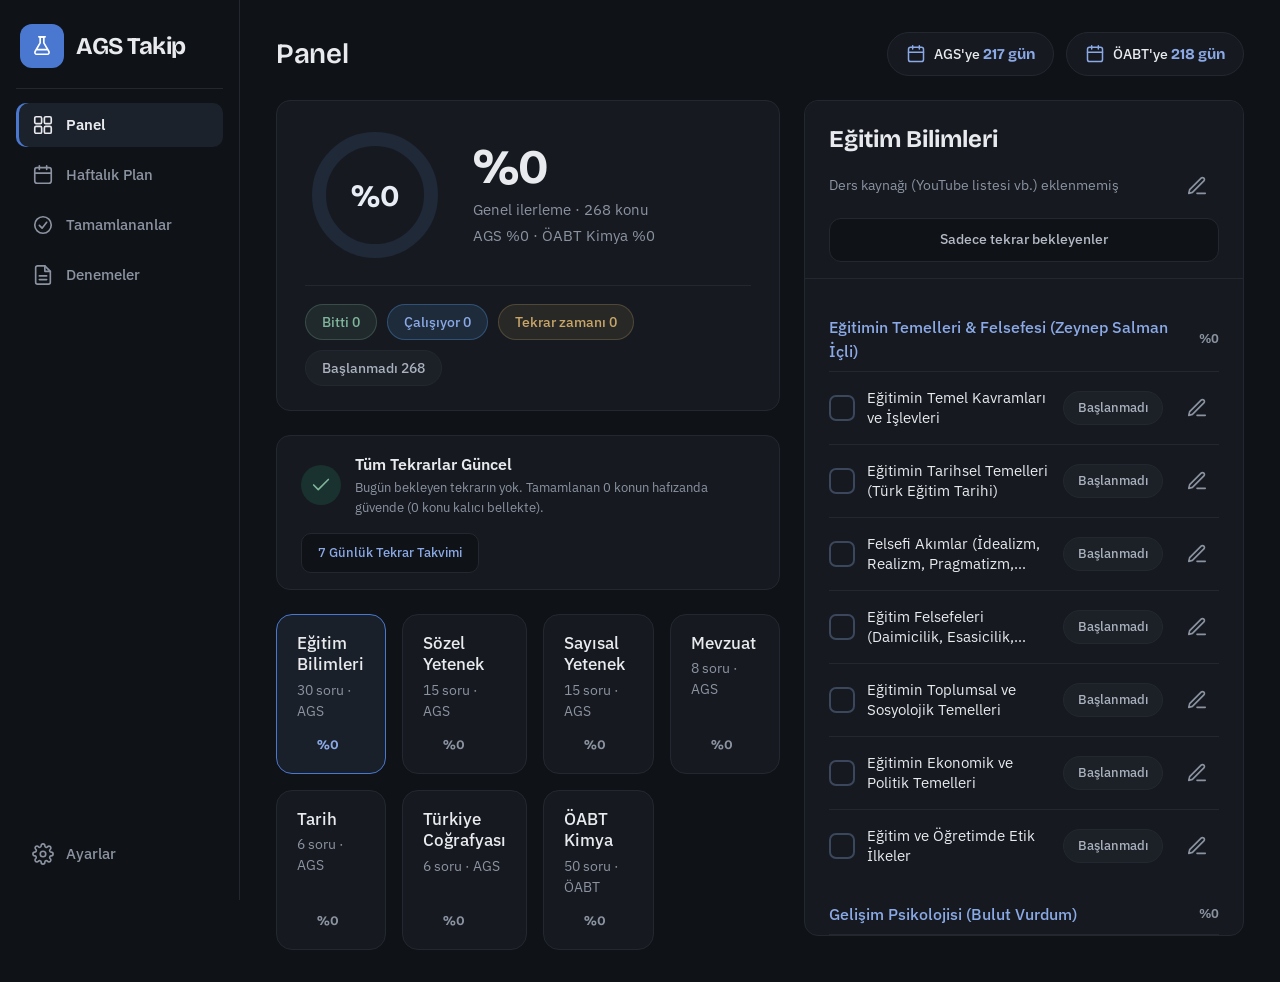
<file: index.html>
﻿<!DOCTYPE html>
<html lang="tr">
<head>
  <meta charset="UTF-8">
  <meta name="viewport" content="width=device-width, initial-scale=1">
  <meta name="theme-color" content="#0b0f16">
  <meta name="apple-mobile-web-app-capable" content="yes">
  <meta name="apple-mobile-web-app-status-bar-style" content="black-translucent">
  <meta name="apple-mobile-web-app-title" content="AGS Takip">
  <title>AGS &amp; ÖABT Kimya Takip</title>
  <link rel="manifest" href="manifest.json">
  <link rel="icon" type="image/png" sizes="192x192" href="icon-192.png">
  <link rel="apple-touch-icon" href="icon-192.png">
  <link rel="preconnect" href="https://fonts.googleapis.com">
  <link rel="preconnect" href="https://fonts.gstatic.com" crossorigin>
  <link href="https://fonts.googleapis.com/css2?family=Bricolage+Grotesque:opsz,wght@12..96,600;12..96,700&family=IBM+Plex+Sans:wght@400;500;600&display=swap" rel="stylesheet">
  <style>
/* ==========================================================================
   AGS & ÖABT KİMYA TAKİP - SÜRÜM 3.0 (PREMIUM DARK PANEL)
   Hedef Cihaz: Yatay Tablet (1280–1440 px), Dokunmatik Odaklı & Mobil Uyumlu
   ========================================================================== */

:root {
  /* Renk Paleti */
  --bg: #0b0f16;
  --sidebar: #0a0d13;
  --card: #121823;
  --line: #1f2938;
  --card-dark: #0b0f16;

  /* Metin Renkleri */
  --ink: #e8edf5;
  --ink-sec: #9aa7ba;
  --muted: #9aa7ba;
  --helper: #c3cddb;

  /* Vurgu Renkleri */
  --blue: #2563eb;
  --blue-light: #5aa9ff;
  --green: #34d399;
  --amber: #f2b84b;

  /* Nötr Rozet */
  --badge-neutral-text: #b4c0d2;
  --badge-neutral-bg: #1b2434;

  /* Seçili Kart */
  --card-selected-border: #2563eb;
  --card-selected-bg: #14203a;

  /* Bugün Takvim Kutusu */
  --today-bg: #1c2a45;
  --today-border: #2563eb;

  /* Ayarlar Penceresi */
  --modal-bg: #151b26;
  --modal-danger: #ff8a80;

  /* Yuvarlak Köşeler */
  --radius-card: 20px;
  --radius-btn: 14px;
  --radius-pill: 9999px;
  --radius-chk: 7px;
}

/* ================== GÜZEL BİR SCROLLBAR ================== */
* {
  box-sizing: border-box;
  -webkit-tap-highlight-color: transparent;
  scrollbar-width: thin;
  scrollbar-color: #2b394e transparent;
}

::-webkit-scrollbar {
  width: 7px;
  height: 7px;
}

::-webkit-scrollbar-track {
  background: transparent;
}

::-webkit-scrollbar-thumb {
  background-color: #2b394e;
  border-radius: 9999px;
  border: 2px solid transparent;
  background-clip: padding-box;
  transition: background-color 0.2s ease;
}

::-webkit-scrollbar-thumb:hover {
  background-color: #3f5270;
}

::-webkit-scrollbar-thumb:active {
  background-color: #5aa9ff;
}

::-webkit-scrollbar-corner {
  background: transparent;
}

/* ================== GENEL TEMEL STILLER ================== */
html, body {
  margin: 0;
  padding: 0;
  height: 100%;
}

body {
  font-family: "IBM Plex Sans", -apple-system, BlinkMacSystemFont, sans-serif;
  background-color: var(--bg);
  background-image: none !important;
  color: var(--ink);
  font-size: 15px;
  line-height: 1.5;
  -webkit-font-smoothing: antialiased;
  -moz-osx-font-smoothing: grayscale;
}

h1, h2, h3, h4,
.overall-big-num,
.kpi-num,
.day-count,
.course-progress-pct,
.logo-text,
.side-header-title,
.chip-countdown .days-num {
  font-family: "Bricolage Grotesque", -apple-system, BlinkMacSystemFont, sans-serif;
}

button, input, select, textarea {
  font: inherit;
  color: inherit;
}

button {
  cursor: pointer;
  border: 0;
  transition: all 0.15s ease;
}

:focus-visible {
  outline: 2px solid var(--blue-light) !important;
  outline-offset: 2px;
}

/* Kartlarda ve düz yüzeylerde gölge ve gradyan yok */
.card,
.card-overall,
.card-station,
.course-card-v3,
.kpi-box,
.day-box,
.forgetting-rule-box,
dialog#settings,
.chip-countdown {
  box-shadow: none !important;
  background-image: none !important;
}

.muted {
  color: var(--ink-sec);
  font-size: 14px;
}

.spacer { flex: 1; }

/* ================== YERLEŞİM (SIDEBAR & MAIN) ================== */
.app {
  display: flex;
  min-height: 100vh;
  background: var(--bg);
}

.sidebar {
  width: 240px;
  min-width: 240px;
  flex-shrink: 0;
  background: var(--sidebar);
  border-right: 1px solid var(--line);
  padding: 24px 16px;
  display: flex;
  flex-direction: column;
  gap: 8px;
  position: sticky;
  top: 0;
  height: 100vh;
  z-index: 30;
  overflow-y: auto;
}

.logo {
  display: flex;
  align-items: center;
  gap: 12px;
  padding: 0 4px 20px 4px;
  margin-bottom: 6px;
  border-bottom: 1px solid var(--line);
}

.logo-box, .logo-mark {
  width: 44px;
  height: 44px;
  min-width: 44px;
  min-height: 44px;
  border-radius: 12px;
  background: var(--blue);
  color: #ffffff;
  display: flex;
  align-items: center;
  justify-content: center;
  flex-shrink: 0;
}

.logo-box svg, .logo-mark svg {
  width: 22px;
  height: 22px;
}

.logo-text {
  font-size: 24px;
  font-weight: 700;
  color: var(--ink);
  letter-spacing: -0.02em;
}

#nav {
  display: flex;
  flex-direction: column;
  gap: 6px;
  flex: 1;
}

.nav-item {
  display: flex;
  align-items: center;
  gap: 12px;
  height: 48px;
  min-height: 48px;
  padding: 0 16px;
  border-radius: 14px;
  background: transparent;
  color: var(--helper);
  font-weight: 500;
  font-size: 15px;
  text-align: left;
  width: 100%;
  cursor: pointer;
  transition: all 0.15s ease;
}

.nav-item .ni {
  width: 22px;
  height: 22px;
  display: flex;
  align-items: center;
  justify-content: center;
  flex-shrink: 0;
}

.nav-item svg {
  width: 22px;
  height: 22px;
}

.nav-item:hover {
  background: rgba(255, 255, 255, 0.04);
  color: var(--ink);
}

.nav-item.active {
  background: var(--blue);
  color: #ffffff;
  font-weight: 600;
}

.nav-item .rozet {
  margin-left: auto;
  background: var(--amber);
  color: #0b0f16;
  font-size: 12px;
  font-weight: 700;
  padding: 2px 8px;
  border-radius: var(--radius-pill);
}

.settings-btn {
  margin-top: auto;
  color: var(--helper);
}

.settings-btn:hover {
  background: rgba(255, 255, 255, 0.04);
  color: var(--ink);
}

main, #main {
  flex: 1;
  min-width: 0;
  padding: 32px 36px;
  overflow-y: auto;
}

/* ================== BAŞLIK & GERİ SAYIM ROZETLERİ ================== */
.head {
  display: flex;
  align-items: center;
  justify-content: space-between;
  flex-wrap: wrap;
  gap: 16px;
  margin-bottom: 24px;
}

.head h1 {
  font-size: 36px;
  font-weight: 700;
  color: var(--ink);
  margin: 0;
  line-height: 1.1;
  letter-spacing: -0.02em;
}

.head-badges {
  display: flex;
  align-items: center;
  gap: 12px;
  flex-wrap: wrap;
}

.chip-countdown {
  height: 44px;
  min-height: 44px;
  padding: 0 18px;
  border-radius: var(--radius-pill);
  background: var(--card);
  border: 1px solid var(--line);
  color: var(--ink);
  font-size: 14px;
  font-weight: 500;
  display: inline-flex;
  align-items: center;
  gap: 8px;
  cursor: pointer;
  transition: all 0.15s ease;
}

.chip-countdown:hover {
  border-color: var(--blue-light);
}

.chip-countdown svg {
  width: 20px;
  height: 20px;
  color: var(--blue-light);
}

.chip-countdown .days-num {
  color: var(--blue-light);
  font-weight: 700;
  font-size: 15px;
}

/* Eski chip yapısı uyumluluğu */
.chip {
  display: inline-flex;
  align-items: center;
  gap: 8px;
  height: 44px;
  min-height: 44px;
  padding: 0 18px;
  border-radius: var(--radius-pill);
  background: var(--card);
  border: 1px solid var(--line);
  font-size: 14px;
  font-weight: 500;
  color: var(--ink);
}

.chip b {
  color: var(--blue-light);
  font-weight: 700;
}

/* ================== PANEL İKİ SÜTUNLU YERLEŞİM ================== */
.panel-grid-v3 {
  display: flex;
  gap: 24px;
  align-items: flex-start;
}

.col-left {
  flex: 1;
  min-width: 0;
  display: flex;
  flex-direction: column;
  gap: 24px;
}

.col-right-side {
  width: 440px;
  min-width: 440px;
  flex-shrink: 0;
  background: var(--card);
  border: 1px solid var(--line);
  border-radius: var(--radius-card);
  overflow: hidden;
  position: sticky;
  top: 32px;
  max-height: calc(100vh - 64px);
  display: flex;
  flex-direction: column;
}

/* ================== SOL SÜTUN a) GENEL İLERLEME KARTI ================== */
.card-overall {
  background: var(--card);
  border: 1px solid var(--line);
  border-radius: var(--radius-card);
  padding: 24px 28px;
  display: flex;
  flex-direction: column;
  gap: 20px;
}

.overall-top {
  display: flex;
  align-items: center;
  gap: 28px;
}

.ring-wrap {
  width: 140px;
  height: 140px;
  min-width: 140px;
  min-height: 140px;
  flex-shrink: 0;
  position: relative;
  display: flex;
  align-items: center;
  justify-content: center;
}

.overall-details {
  display: flex;
  flex-direction: column;
  gap: 4px;
}

.overall-big-num {
  font-size: 48px;
  font-weight: 700;
  color: var(--ink);
  line-height: 1;
  letter-spacing: -0.02em;
}

.overall-sub-text {
  font-size: 15px;
  color: var(--ink-sec);
  margin-top: 4px;
}

.overall-sub-exams {
  font-size: 15px;
  color: var(--ink-sec);
}

.badge-row {
  display: flex;
  flex-wrap: wrap;
  gap: 10px;
  border-top: 1px solid var(--line);
  padding-top: 18px;
}

.badge-pill {
  height: 36px;
  min-height: 36px;
  padding: 0 16px;
  border-radius: var(--radius-pill);
  font-size: 14px;
  font-weight: 500;
  display: inline-flex;
  align-items: center;
  gap: 6px;
  white-space: nowrap;
}

.badge-green {
  background: rgba(52, 211, 153, 0.12);
  color: var(--green);
  border: 1px solid rgba(52, 211, 153, 0.3);
}

.badge-blue {
  background: rgba(90, 169, 255, 0.12);
  color: var(--blue-light);
  border: 1px solid rgba(90, 169, 255, 0.3);
}

.badge-amber {
  background: rgba(242, 184, 75, 0.12);
  color: var(--amber);
  border: 1px solid rgba(242, 184, 75, 0.3);
}

.badge-neutral {
  background: var(--badge-neutral-bg);
  color: var(--badge-neutral-text);
  border: 1px solid var(--line);
}

/* ================== SOL SÜTUN b) AKILLI HAFIZA & TEKRAR İSTASYONU ================== */
.card-station {
  background: var(--card);
  border: 1px solid var(--line);
  border-radius: var(--radius-card);
  padding: 24px 28px;
  display: flex;
  flex-direction: column;
  gap: 20px;
}

.card-station.due-active {
  border-color: rgba(242, 184, 75, 0.45);
}

.card-station.clean-status {
  padding: 16px 24px;
  gap: 0;
}

.station-clean-row {
  display: flex;
  align-items: center;
  justify-content: space-between;
  gap: 16px;
  flex-wrap: wrap;
}

.station-clean-left {
  display: flex;
  align-items: center;
  gap: 14px;
}

.station-check-ico {
  width: 40px;
  height: 40px;
  min-width: 40px;
  border-radius: 50%;
  background: rgba(52, 211, 153, 0.12);
  display: flex;
  align-items: center;
  justify-content: center;
}

.station-check-ico svg {
  stroke: var(--green);
}

.clean-title {
  display: block;
  font-size: 16px;
  color: var(--ink);
  font-weight: 600;
  margin-bottom: 2px;
}

.clean-sub {
  display: block;
  font-size: 13px;
  color: var(--ink-sec);
}

.btn-toggle-7day {
  height: 40px;
  min-height: 40px;
  padding: 0 16px;
  border-radius: 10px;
  background: var(--card-dark);
  border: 1px solid var(--line);
  color: var(--blue-light);
  font-size: 13px;
  font-weight: 500;
  cursor: pointer;
  transition: all 0.15s ease;
}

.btn-toggle-7day:hover {
  background: #172236;
  border-color: var(--blue);
}

.station-header {
  display: flex;
  align-items: flex-start;
  justify-content: space-between;
  gap: 16px;
  flex-wrap: wrap;
}

.station-title-box {
  display: flex;
  flex-direction: column;
  gap: 4px;
}

.station-title {
  font-size: 22px;
  font-weight: 700;
  color: var(--ink);
  margin: 0;
  line-height: 1.2;
}

.station-subtitle {
  font-size: 14px;
  color: var(--ink-sec);
}

.station-kpis {
  display: grid;
  grid-template-columns: repeat(4, 1fr);
  gap: 14px;
}

.kpi-box {
  background: var(--card-dark);
  border: 1px solid var(--line);
  border-radius: 14px;
  padding: 16px 14px;
  display: flex;
  flex-direction: column;
  gap: 6px;
}

.kpi-box .kpi-num {
  font-size: 32px;
  font-weight: 700;
  color: var(--ink);
  line-height: 1;
}

.kpi-box .kpi-desc {
  font-size: 14px;
  color: var(--ink-sec);
  line-height: 1.3;
}

.forgetting-rule-box {
  background: var(--card-dark);
  border: 1px solid var(--line);
  border-radius: 14px;
  padding: 16px 20px;
  font-size: 14px;
  line-height: 1.5;
  color: var(--helper);
}

.forgetting-rule-box strong {
  color: var(--ink);
  font-weight: 700;
}

/* Bekleyen tekrarlar */
.ti-list-due {
  display: flex;
  flex-direction: column;
  gap: 10px;
}

.ti-item-due {
  background: var(--card-dark);
  border: 1px solid var(--line);
  border-radius: 14px;
  padding: 14px 18px;
  display: flex;
  align-items: center;
  justify-content: space-between;
  gap: 14px;
  flex-wrap: wrap;
}

.ti-item-left {
  flex: 1;
  min-width: 200px;
}

.ti-item-meta {
  font-size: 13px;
  color: var(--amber);
  font-weight: 600;
  margin-bottom: 2px;
}

.ti-item-meta .gecikme {
  color: #ff8a80;
}

.ti-item-title {
  font-size: 15px;
  font-weight: 600;
  color: var(--ink);
}

.ti-item-actions {
  display: flex;
  align-items: center;
  gap: 8px;
}

.btn-repeat-ok {
  height: 44px;
  min-height: 44px;
  padding: 0 18px;
  border-radius: 12px;
  background: var(--blue);
  color: #ffffff;
  font-weight: 600;
  font-size: 14px;
}

.btn-repeat-defer {
  height: 44px;
  min-height: 44px;
  padding: 0 16px;
  border-radius: 12px;
  background: transparent;
  border: 1px solid var(--line);
  color: var(--helper);
  font-size: 14px;
}

.schedule-section {
  display: flex;
  flex-direction: column;
  gap: 12px;
}

.schedule-heading {
  font-size: 14px;
  color: var(--ink);
  font-weight: 500;
}

.schedule-grid-7 {
  display: grid;
  grid-template-columns: repeat(7, 1fr);
  gap: 10px;
}

.day-box {
  background: var(--card-dark);
  border: 1px solid var(--line);
  border-radius: 12px;
  padding: 14px 6px;
  display: flex;
  flex-direction: column;
  align-items: center;
  justify-content: center;
  gap: 4px;
  text-align: center;
}

.day-box .day-lbl {
  font-size: 13px;
  color: var(--ink-sec);
}

.day-box .day-count {
  font-size: 20px;
  font-weight: 700;
  color: var(--ink);
}

.day-box .day-date {
  font-size: 12px;
  color: var(--ink-sec);
}

.day-box.is-today {
  border: 1px solid var(--today-border) !important;
  background: var(--today-bg) !important;
}

.day-box.is-today .day-lbl {
  color: var(--blue-light);
  font-weight: 600;
}

.day-box.is-today .day-count {
  color: #ffffff;
}

/* ================== SOL SÜTUN c) DERS KARTLARI (4 SÜTUNLU IZGARA) ================== */
.course-grid-4 {
  display: grid;
  grid-template-columns: repeat(4, 1fr);
  gap: 16px;
}

.course-card-v3 {
  background: var(--card);
  border: 1px solid var(--line);
  border-radius: 16px;
  padding: 18px 20px;
  cursor: pointer;
  text-align: left;
  display: flex;
  flex-direction: column;
  justify-content: space-between;
  min-height: 110px;
  transition: all 0.15s ease;
  width: 100%;
}

.course-card-v3:hover {
  border-color: #2b394e;
}

.course-card-v3.active {
  border-color: var(--card-selected-border) !important;
  background: var(--card-selected-bg) !important;
}

.course-top-info {
  display: flex;
  flex-direction: column;
  gap: 4px;
}

.course-title-text {
  font-size: 17px;
  font-weight: 500;
  color: var(--ink);
  line-height: 1.25;
}

.course-questions-text {
  font-size: 14px;
  color: var(--ink-sec);
}

.course-bar-wrap {
  display: flex;
  align-items: center;
  gap: 10px;
  margin-top: 14px;
}

.course-progress-bar {
  flex: 1;
  height: 8px;
  background: var(--card-dark);
  border-radius: var(--radius-pill);
  overflow: hidden;
}

.course-progress-fill {
  height: 100%;
  background: var(--blue);
  border-radius: var(--radius-pill);
  transition: width 0.3s ease;
}

.course-progress-pct {
  font-size: 13px;
  font-weight: 700;
  color: var(--ink-sec);
  min-width: 32px;
  text-align: right;
}

.course-card-v3.active .course-progress-pct {
  color: var(--blue-light);
}

/* ================== SAĞ PANEL (440 px KONU PANELİ) ================== */
.side-header-sticky {
  position: sticky;
  top: 0;
  background: var(--card);
  z-index: 5;
  padding: 24px 24px 16px 24px;
  border-bottom: 1px solid var(--line);
  display: flex;
  flex-direction: column;
  gap: 10px;
}

.side-header-title {
  font-size: 24px;
  font-weight: 700;
  color: var(--ink);
  margin: 0;
  line-height: 1.2;
}

.side-resource-row {
  display: flex;
  align-items: center;
  justify-content: space-between;
  gap: 10px;
}

.side-resource-empty {
  font-size: 14px;
  color: var(--ink-sec);
  white-space: nowrap;
  overflow: hidden;
  text-overflow: ellipsis;
}

.side-resource-link {
  font-size: 14px;
  color: var(--blue-light);
  text-decoration: none;
  white-space: nowrap;
  overflow: hidden;
  text-overflow: ellipsis;
}

.side-resource-link:hover {
  text-decoration: underline;
}

.btn-icon-44 {
  width: 44px;
  height: 44px;
  min-width: 44px;
  min-height: 44px;
  border-radius: 10px;
  background: transparent;
  border: 1px solid transparent;
  color: var(--ink-sec);
  display: inline-flex;
  align-items: center;
  justify-content: center;
  cursor: pointer;
  transition: all 0.15s ease;
  flex-shrink: 0;
}

.btn-icon-44:hover {
  background: var(--card-dark);
  border-color: var(--line);
  color: var(--ink);
}

.btn-icon-44.has-note {
  color: var(--blue-light);
}

.btn-filter-repeat {
  height: 44px;
  min-height: 44px;
  width: 100%;
  border: 1px solid var(--line);
  border-radius: 12px;
  background: var(--card-dark);
  color: var(--helper);
  font-size: 14px;
  font-weight: 500;
  display: flex;
  align-items: center;
  justify-content: center;
  gap: 8px;
  cursor: pointer;
  transition: all 0.15s ease;
}

.btn-filter-repeat:hover {
  border-color: var(--blue-light);
  color: var(--ink);
}

.btn-filter-repeat.active {
  border-color: var(--blue);
  background: var(--card-selected-bg);
  color: var(--blue-light);
}

.side-topics-scroll {
  overflow-y: auto;
  padding: 16px 24px 24px 24px;
  flex: 1;
  min-height: 0;
}

.topic-group-header {
  display: flex;
  align-items: center;
  justify-content: space-between;
  margin-top: 20px;
  margin-bottom: 8px;
}

.topic-group-title {
  color: var(--blue-light);
  font-size: 16px;
  font-weight: 500;
}

.topic-group-pct {
  font-size: 13px;
  font-weight: 600;
  color: var(--ink-sec);
}

.topic-list-ul {
  list-style: none;
  padding: 0;
  margin: 0;
}

.topic-row-item {
  border-top: 1px solid var(--line);
  padding: 14px 0;
  display: flex;
  align-items: center;
  gap: 12px;
  min-height: 52px;
}

.topic-row-item.done .topic-name-text {
  text-decoration: line-through;
  color: var(--ink-sec);
}

.chk-box-custom {
  appearance: none;
  -webkit-appearance: none;
  width: 26px;
  height: 26px;
  min-width: 26px;
  min-height: 26px;
  border: 2px solid #3a475c;
  border-radius: var(--radius-chk);
  background-color: transparent;
  cursor: pointer;
  display: inline-flex;
  align-items: center;
  justify-content: center;
  margin: 0;
  transition: all 0.15s ease;
  position: relative;
  flex-shrink: 0;
}

.chk-box-custom:checked {
  background-color: var(--green);
  border-color: var(--green);
}

.chk-box-custom:checked::after {
  content: '';
  position: absolute;
  width: 6px;
  height: 11px;
  border: solid var(--card-dark);
  border-width: 0 2.5px 2.5px 0;
  transform: rotate(45deg);
  top: 4px;
}

.topic-name-text {
  font-size: 15px;
  color: var(--ink);
  line-height: 1.35;
  flex: 1;
  min-width: 0;
  display: -webkit-box;
  -webkit-line-clamp: 2;
  -webkit-box-orient: vertical;
  overflow: hidden;
  text-overflow: ellipsis;
}

.topic-status-pill {
  height: 34px;
  min-height: 34px;
  padding: 0 14px;
  border-radius: var(--radius-pill);
  font-size: 13px;
  font-weight: 500;
  cursor: pointer;
  white-space: nowrap;
  display: inline-flex;
  align-items: center;
  justify-content: center;
  transition: all 0.15s ease;
}

.topic-status-pill.s0 {
  background: var(--badge-neutral-bg);
  color: var(--badge-neutral-text);
  border: 1px solid var(--line);
}

.topic-status-pill.s1 {
  background: rgba(90, 169, 255, 0.12);
  color: var(--blue-light);
  border: 1px solid rgba(90, 169, 255, 0.3);
}

.topic-status-pill.s2 {
  background: rgba(52, 211, 153, 0.12);
  color: var(--green);
  border: 1px solid rgba(52, 211, 153, 0.3);
}

.topic-status-pill.s3 {
  background: rgba(242, 184, 75, 0.12);
  color: var(--amber);
  border: 1px solid rgba(242, 184, 75, 0.3);
}

.topic-note-editor {
  border-top: 1px dashed var(--line);
  padding: 10px 0 14px 0;
  display: flex;
  flex-direction: column;
  gap: 8px;
}

.note-textarea {
  width: 100%;
  min-height: 72px;
  padding: 10px 14px;
  border: 1px solid var(--line);
  border-radius: 12px;
  background: var(--card-dark);
  color: var(--ink);
  resize: vertical;
  outline: none;
  font-size: 14px;
  box-sizing: border-box;
}

/* ================== AYARLAR PENCERESİ (480 px, #151b26, 24 px) ================== */
dialog#settings {
  width: 480px;
  max-width: calc(100vw - 32px);
  background: var(--modal-bg);
  border: 1px solid var(--line);
  border-radius: 24px;
  padding: 28px 32px;
  color: var(--ink);
  box-shadow: none;
}

dialog#settings::backdrop {
  background: rgba(0, 0, 0, 0.7);
  backdrop-filter: blur(4px);
}

.modal-title {
  font-size: 24px;
  font-weight: 700;
  margin: 0;
  color: var(--ink);
}

.modal-desc {
  font-size: 14px;
  color: var(--ink-sec);
  margin-top: 6px;
  margin-bottom: 20px;
  line-height: 1.4;
}

.field-label {
  display: block;
  font-size: 14px;
  color: var(--helper);
  margin-bottom: 8px;
  font-weight: 500;
}

.input-dark-48 {
  width: 100%;
  height: 48px;
  min-height: 48px;
  background: var(--card-dark);
  border: 1px solid var(--line);
  border-radius: 12px;
  color: var(--ink);
  font-size: 15px;
  padding: 0 16px;
  margin-bottom: 14px;
  box-sizing: border-box;
  outline: none;
}

.input-dark-48:focus, .note-textarea:focus {
  border-color: var(--blue-light);
}

.modal-divider {
  border: 0;
  border-top: 1px solid var(--line);
  margin: 20px 0;
}

.modal-subtitle {
  font-size: 18px;
  font-weight: 600;
  margin: 0;
  color: var(--ink);
}

.backup-btn-grid {
  display: grid;
  grid-template-columns: 1fr 1fr;
  gap: 12px;
  margin-bottom: 20px;
}

.btn-backup {
  height: 48px;
  min-height: 48px;
  background: var(--card-dark);
  border: 1px solid var(--line);
  border-radius: 12px;
  color: var(--ink);
  font-size: 15px;
  font-weight: 500;
  cursor: pointer;
  display: flex;
  align-items: center;
  justify-content: center;
  transition: all 0.15s ease;
}

.btn-backup:hover {
  border-color: var(--blue-light);
}

.modal-footer {
  display: flex;
  align-items: center;
  justify-content: space-between;
  margin-top: 20px;
}

.btn-reset-danger {
  background: transparent;
  border: 0;
  color: var(--modal-danger);
  font-size: 15px;
  font-weight: 500;
  cursor: pointer;
  padding: 10px 0;
  min-height: 44px;
}

.btn-reset-danger:hover {
  text-decoration: underline;
}

.btn-close-amber {
  height: 48px;
  min-height: 48px;
  padding: 0 28px;
  background: var(--amber);
  color: #0b0f16;
  font-weight: 600;
  font-size: 15px;
  border-radius: 12px;
  border: 0;
  cursor: pointer;
  transition: opacity 0.15s ease;
}

.btn-close-amber:hover {
  opacity: 0.9;
}

/* ================== BUTONLAR VE ESKİ ELEMAN UYUMLULUĞU ================== */
.card {
  background: var(--card);
  border: 1px solid var(--line);
  border-radius: var(--radius-card);
  padding: 24px 28px;
  position: relative;
}

.card h2 {
  font-size: 20px;
  font-weight: 700;
  color: var(--ink);
  margin-bottom: 12px;
}

.bar {
  height: 8px;
  background: var(--card-dark);
  border-radius: var(--radius-pill);
  overflow: hidden;
  flex: 1;
}

.bar > i {
  display: block;
  height: 100%;
  background: var(--blue);
  border-radius: var(--radius-pill);
  transition: width 0.3s ease;
}

.bar.indigo > i {
  background: var(--blue);
}

/* ================== BUTONLAR (APPLE TACTILE BUTTONS) ================== */
.btn {
  min-height: 44px;
  padding: 0 18px;
  border-radius: var(--radius-md);
  border: 1px solid var(--line);
  background: rgba(255, 255, 255, 0.08);
  color: var(--ink);
  font-weight: 600;
  font-size: .92rem;
  display: inline-flex;
  align-items: center;
  justify-content: center;
  gap: 8px;
  letter-spacing: -0.015em;
  backdrop-filter: blur(16px);
  -webkit-backdrop-filter: blur(16px);
}

.btn:hover {
  background: rgba(255, 255, 255, 0.14);
  border-color: rgba(255, 255, 255, 0.2);
}

.btn-primary {
  background: var(--blue-gradient);
  border: 0;
  color: #fff;
  font-weight: 700;
  box-shadow: 0 4px 16px rgba(10, 132, 255, 0.4);
}

.btn-primary:hover {
  box-shadow: 0 6px 22px rgba(10, 132, 255, 0.55);
  background: linear-gradient(180deg, #3aa0ff 0%, #0077ee 100%);
}

.btn-ghost {
  background: transparent;
  border-color: var(--line);
}

.btn-danger {
  color: var(--rose);
  border: 1px solid rgba(255, 69, 58, 0.3);
  background: var(--rose-soft);
}

.btn-danger:hover {
  background: rgba(255, 69, 58, 0.28);
}

/* ================== APPLE SEGMENTED CONTROLS (SEKMELER) ================== */
.tabs {
  display: inline-flex;
  gap: 4px;
  padding: 5px;
  background: rgba(20, 22, 30, 0.9);
  border: 1px solid var(--line);
  border-radius: var(--radius-pill);
  margin-bottom: 22px;
  box-shadow: var(--shadow-sm);
}

.tab {
  border: 0;
  background: transparent;
  border-radius: var(--radius-pill);
  padding: 0 18px;
  min-height: 38px;
  font-weight: 600;
  font-size: .9rem;
  color: var(--muted);
  display: inline-flex;
  align-items: center;
  gap: 8px;
  letter-spacing: -0.01em;
  transition: all 0.2s cubic-bezier(0.25, 1, 0.5, 1);
}

.tab:hover {
  color: #fff;
}

.tab.active {
  background: rgba(255, 255, 255, 0.14);
  color: #fff;
  border: 1px solid rgba(255, 255, 255, 0.12);
  box-shadow: 0 2px 10px rgba(0, 0, 0, 0.35);
}

.tab small {
  opacity: .75;
  font-weight: 500;
}

.list-head {
  display: flex;
  align-items: center;
  gap: 16px;
  margin-bottom: 8px;
  flex-wrap: wrap;
}

.list-head .bar {
  max-width: 260px;
}

/* ================== DENEMELER & GRAFİKLER ================== */
.two {
  display: grid;
  grid-template-columns: minmax(280px, 380px) minmax(0, 1fr);
  gap: 22px;
  align-items: start;
}

.form {
  display: flex;
  flex-direction: column;
  gap: 12px;
}

.form label, .field {
  display: flex;
  flex-direction: column;
  gap: 6px;
  font-size: .88rem;
  font-weight: 600;
  color: var(--ink-secondary);
}

.form .g3 {
  display: grid;
  grid-template-columns: repeat(3, 1fr);
  gap: 8px;
}

.form .hint {
  font-size: .84rem;
  color: var(--muted);
  font-weight: 500;
}

.kpis {
  display: grid;
  grid-template-columns: repeat(3, 1fr);
  gap: 12px;
  margin-bottom: 18px;
}

.kpi {
  background: rgba(255, 255, 255, 0.04);
  border: 1px solid var(--line);
  border-radius: var(--radius-md);
  padding: 14px 16px;
}

.kpi b {
  display: block;
  font-size: 1.6rem;
  color: #fff;
  font-weight: 800;
  letter-spacing: -0.025em;
}

.kpi span {
  color: var(--muted);
  font-size: .82rem;
  font-weight: 500;
}

.chart {
  width: 100%;
  height: auto;
  display: block;
}

.tbl {
  width: 100%;
  border-collapse: collapse;
  margin-top: 10px;
  font-size: .92rem;
}

.tbl th {
  text-align: left;
  color: var(--muted);
  font-weight: 700;
  font-size: .8rem;
  padding: 10px 8px;
  text-transform: uppercase;
  letter-spacing: 0.04em;
}

.tbl td {
  padding: 12px 8px;
  border-top: 1px solid var(--line);
  color: var(--ink);
}

.badge {
  padding: 4px 10px;
  border-radius: var(--radius-pill);
  font-size: .78rem;
  font-weight: 700;
  letter-spacing: -0.01em;
}

.badge.ags {
  background: var(--blue-soft);
  color: var(--cyan);
  border: 1px solid rgba(100, 210, 255, 0.3);
}

.badge.oabt {
  background: var(--indigo-soft);
  color: #a78bfa;
  border: 1px solid rgba(167, 139, 250, 0.3);
}

.empty {
  color: var(--muted);
  padding: 24px 0;
  text-align: center;
}

/* ================== VİDEO SÜRE ANALİZİ & KPI KARTLARI ================== */
.chips-row {
  display: flex;
  gap: 8px;
  flex-wrap: wrap;
}

.chip-btn {
  min-height: 42px;
  padding: 6px 16px;
  border-radius: var(--radius-pill);
  border: 1px solid var(--line);
  background: rgba(255, 255, 255, 0.05);
  color: var(--ink-secondary);
  font-size: .88rem;
  font-weight: 600;
  transition: all .2s ease;
}

.chip-btn:hover {
  background: rgba(255, 255, 255, 0.1);
  border-color: rgba(255, 255, 255, 0.2);
  color: #fff;
}

.chip-btn.active {
  background: var(--blue-gradient);
  color: #fff;
  border-color: var(--blue);
  box-shadow: 0 4px 14px rgba(10, 132, 255, 0.35);
}

.sure-tabs {
  display: flex;
  gap: 8px;
  margin-bottom: 20px;
  flex-wrap: wrap;
}

.tab-btn {
  min-height: 42px;
  padding: 8px 18px;
  border-radius: var(--radius-pill);
  border: 1px solid var(--line);
  background: rgba(255, 255, 255, 0.05);
  color: var(--ink-secondary);
  font-size: .92rem;
  font-weight: 600;
}

.tab-btn:hover {
  background: rgba(255, 255, 255, 0.1);
  color: #fff;
}

.tab-btn.active {
  background: var(--blue-gradient);
  color: #fff;
  border-color: var(--blue);
  box-shadow: 0 4px 14px rgba(10, 132, 255, 0.35);
}

.sure-kpi-grid {
  display: grid;
  grid-template-columns: repeat(auto-fit, minmax(160px, 1fr));
  gap: 14px;
  margin-bottom: 24px;
}

.sure-kpi {
  background: var(--card-solid);
  border: 1px solid var(--line);
  border-radius: var(--radius);
  padding: 16px 18px;
  box-shadow: var(--shadow-sm);
  display: flex;
  flex-direction: column;
  gap: 4px;
}

.sure-kpi .sk-val {
  font-size: 1.55rem;
  font-weight: 800;
  color: #fff;
  line-height: 1.1;
  letter-spacing: -0.02em;
}

.sure-kpi .sk-val small {
  font-size: .85rem;
  font-weight: 500;
  color: var(--muted);
}

.sure-kpi .sk-lbl {
  font-size: .78rem;
  font-weight: 700;
  color: var(--muted);
  text-transform: uppercase;
  letter-spacing: .4px;
}

.sure-kpi .sk-sub {
  font-size: .76rem;
  color: var(--cyan);
  font-weight: 500;
}

.sure-kpi.highlight {
  background: rgba(10, 132, 255, 0.12);
  border: 1.5px solid var(--blue);
}

.sure-kpi.highlight .sk-val {
  color: var(--cyan);
}

.sure-kpi.success {
  background: rgba(48, 209, 88, 0.12);
  border: 1.5px solid var(--teal);
}

.sure-kpi.success .sk-val {
  color: var(--teal);
}

.sure-roadmap {
  margin-bottom: 24px;
}

.rm-head {
  margin-bottom: 14px;
}

.rm-head h3 {
  font-size: 1.15rem;
  margin-bottom: 4px;
}

.rm-flow {
  display: flex;
  align-items: center;
  gap: 8px;
  overflow-x: auto;
  padding: 8px 4px 14px;
  -webkit-overflow-scrolling: touch;
}

.rm-step {
  min-width: 135px;
  background: var(--card-solid);
  border: 1px solid var(--line);
  border-radius: var(--radius-md);
  padding: 12px 12px;
  text-align: center;
  display: flex;
  flex-direction: column;
  gap: 3px;
  flex: none;
}

.rm-step.highlight {
  border-color: var(--blue);
  background: rgba(10, 132, 255, 0.12);
}

.rm-num {
  font-size: .75rem;
  font-weight: 800;
  color: var(--cyan);
}

.rm-step b {
  font-size: .84rem;
  color: #fff;
  white-space: nowrap;
  overflow: hidden;
  text-overflow: ellipsis;
}

.rm-step small {
  font-size: .74rem;
  color: var(--muted);
}

.rm-arrow {
  color: var(--muted);
  font-weight: 700;
  font-size: 1.1rem;
  flex: none;
}

.sure-cards-header {
  margin-bottom: 14px;
}

.sure-cards-header h3 {
  font-size: 1.25rem;
  margin-bottom: 2px;
}

.sure-cards-grid {
  display: grid;
  grid-template-columns: repeat(auto-fill, minmax(340px, 1fr));
  gap: 18px;
  margin-bottom: 24px;
}

.sure-card {
  display: flex;
  flex-direction: column;
  gap: 14px;
  background: var(--card-solid);
  border: 1px solid var(--line);
  border-radius: var(--radius);
  padding: 20px;
  box-shadow: var(--shadow-sm);
  transition: transform .2s cubic-bezier(0.25, 1, 0.5, 1), box-shadow .2s;
}

.sure-card:hover {
  transform: translateY(-2px);
  border-color: rgba(255, 255, 255, 0.18);
  box-shadow: 0 10px 30px rgba(0, 0, 0, 0.45);
}

.sc-head {
  display: flex;
  align-items: flex-start;
  gap: 12px;
}

.sc-sira {
  width: 36px;
  height: 36px;
  border-radius: 11px;
  background: var(--blue-soft);
  color: var(--cyan);
  font-weight: 800;
  font-size: 1rem;
  display: grid;
  place-items: center;
  flex: none;
}

.sc-title-wrap {
  flex: 1;
  min-width: 0;
}

.sc-title {
  font-weight: 700;
  font-size: 1.05rem;
  color: #fff;
  line-height: 1.25;
}

.sc-hoca {
  font-size: .85rem;
  color: var(--cyan);
  margin-top: 2px;
  font-weight: 500;
}

.sc-soru-badge {
  font-size: .78rem;
  font-weight: 700;
  color: var(--amber);
  background: var(--amber-soft);
  padding: 4px 10px;
  border-radius: var(--radius-pill);
  white-space: nowrap;
  flex: none;
}

.sc-metrics {
  display: grid;
  grid-template-columns: repeat(4, 1fr);
  gap: 6px;
  background: rgba(0, 0, 0, 0.25);
  padding: 10px 8px;
  border-radius: var(--radius-md);
  border: 1px solid var(--line-light);
}

.sc-metric {
  display: flex;
  flex-direction: column;
  text-align: center;
  gap: 2px;
}

.sc-metric .sm-lbl {
  font-size: .7rem;
  font-weight: 600;
  color: var(--muted);
}

.sc-metric .sm-val {
  font-size: .92rem;
  color: var(--ink);
  font-weight: 700;
}

.sc-metric.highlight {
  background: rgba(10, 132, 255, 0.15);
  border-radius: 8px;
  padding: 3px 2px;
}

.sc-metric.highlight .sm-val {
  color: var(--cyan);
  font-weight: 800;
}

.sc-metric .sm-sub {
  font-size: .68rem;
  color: var(--muted);
}

.sc-desc {
  font-size: .88rem;
  color: var(--ink-secondary);
  line-height: 1.45;
}

.sc-tavsiye {
  font-size: .84rem;
  color: #34d399;
  background: rgba(48, 209, 88, 0.12);
  border-left: 3px solid var(--teal);
  padding: 8px 12px;
  border-radius: 8px;
  line-height: 1.35;
}

.sc-footer {
  display: flex;
  align-items: center;
  margin-top: auto;
  padding-top: 4px;
}

.btn-plan-ekle {
  min-height: 38px;
  padding: 0 14px;
  font-size: .84rem;
  font-weight: 600;
  border-radius: 10px;
}

.sure-info-card {
  display: flex;
  align-items: center;
  gap: 16px;
  background: rgba(255, 159, 10, 0.08);
  border: 1.5px dashed rgba(255, 159, 10, 0.35);
  border-radius: var(--radius);
  padding: 18px 20px;
  margin-top: 16px;
}

.sure-info-card.active-cta {
  background: linear-gradient(135deg, rgba(94, 92, 230, 0.12) 0%, rgba(10, 132, 255, 0.12) 100%);
  border: 1.5px solid var(--blue);
  flex-wrap: wrap;
}

.sic-icon {
  font-size: 2.2rem;
  flex: none;
}

.sic-content {
  flex: 1;
  min-width: 240px;
}

.sic-content b {
  font-size: 1rem;
  color: #fff;
  display: block;
  margin-bottom: 3px;
}

.sic-content p {
  margin: 0;
  font-size: .88rem;
  color: var(--ink-secondary);
}

.btn-cta-go {
  min-height: 46px;
  padding: 0 22px;
  font-weight: 700;
  font-size: .94rem;
  box-shadow: 0 4px 16px rgba(10, 132, 255, 0.4);
}

/* ================= AKILLI HAFTALIK PLAN VE DAĞITICI ================= */
.plan-header-card {
  margin-bottom: 22px;
  display: flex;
  align-items: center;
  justify-content: space-between;
  gap: 18px;
  flex-wrap: wrap;
}

.ph-info {
  flex: 1;
  min-width: 260px;
  display: flex;
  flex-direction: column;
  gap: 8px;
}

.ph-title-row {
  display: flex;
  align-items: center;
  gap: 12px;
}

.ph-title-row h2 {
  font-size: 1.35rem;
  margin: 0;
  color: #fff;
}

.ph-badge {
  font-size: .82rem;
  font-weight: 700;
  color: var(--cyan);
  background: var(--blue-soft);
  padding: 4px 12px;
  border-radius: var(--radius-pill);
}

.ph-progress-row {
  display: flex;
  align-items: center;
  gap: 12px;
}

.ph-stats {
  font-size: .85rem;
  font-weight: 600;
  color: var(--muted);
  white-space: nowrap;
}

.ph-actions {
  display: flex;
  align-items: center;
  gap: 8px;
  flex-wrap: wrap;
}

.btn-wizard-toggle {
  min-height: 44px;
  padding: 0 18px;
  font-weight: 700;
  font-size: .92rem;
  background: var(--blue-gradient);
  color: #fff;
  border-radius: var(--radius-md);
  border: 0;
  box-shadow: 0 4px 16px rgba(10, 132, 255, 0.4);
}

.btn-wizard-toggle:hover {
  background: linear-gradient(180deg, #3aa0ff 0%, #0077ee 100%);
}

.btn-wizard-toggle.active {
  background: #005bb5;
  box-shadow: inset 0 2px 6px rgba(0, 0, 0, 0.4);
}

/* Sihirbaz Kartı */
.wizard-card {
  background: linear-gradient(135deg, rgba(26, 28, 40, 0.85) 0%, rgba(18, 20, 28, 0.9) 100%);
  border: 1.5px solid rgba(10, 132, 255, 0.3);
  box-shadow: var(--shadow);
  margin-bottom: 24px;
  display: flex;
  flex-direction: column;
  gap: 16px;
  animation: fadeIn .2s ease-out;
}

@keyframes fadeIn {
  from { opacity: 0; transform: translateY(-6px); }
  to { opacity: 1; transform: translateY(0); }
}

.wiz-header {
  display: flex;
  flex-direction: column;
  gap: 4px;
}

.wiz-badge {
  display: inline-flex;
  align-items: center;
  font-size: .78rem;
  font-weight: 800;
  color: var(--cyan);
  background: var(--blue-soft);
  padding: 3px 10px;
  border-radius: var(--radius-pill);
  width: fit-content;
  letter-spacing: .4px;
}

.wiz-header h3 {
  font-size: 1.3rem;
  margin: 2px 0 0;
  color: #fff;
}

.wiz-section {
  display: flex;
  flex-direction: column;
  gap: 12px;
  padding-top: 14px;
  border-top: 1px solid var(--line);
}

.wiz-step-lbl {
  font-size: .9rem;
  font-weight: 700;
  color: #fff;
}

.wiz-chips {
  display: flex;
  gap: 8px;
  flex-wrap: wrap;
}

.chip-sm {
  font-size: .84rem;
  padding: 6px 14px;
  min-height: 38px;
}

.wiz-sub-box {
  background: rgba(0, 0, 0, 0.25);
  border: 1px solid var(--line);
  border-radius: var(--radius-md);
  padding: 14px;
  display: flex;
  flex-direction: column;
  gap: 8px;
}

.wiz-sub-lbl {
  font-size: .8rem;
  font-weight: 700;
  color: var(--muted);
}

.wiz-ders-list {
  display: flex;
  gap: 6px;
  flex-wrap: wrap;
}

.wiz-presets {
  display: flex;
  gap: 8px;
  align-items: center;
  flex-wrap: wrap;
  margin-bottom: 4px;
}

.btn-preset {
  min-height: 36px;
  padding: 0 14px;
  font-size: .82rem;
  font-weight: 600;
  border-radius: var(--radius-sm);
  border: 1px solid var(--line);
  background: rgba(255, 255, 255, 0.05);
  color: var(--ink-secondary);
}

.btn-preset:hover {
  background: rgba(255, 255, 255, 0.1);
  color: #fff;
  border-color: var(--blue);
}

.wiz-days-grid {
  display: grid;
  grid-template-columns: repeat(7, 1fr);
  gap: 8px;
}

@media (max-width: 900px) {
  .wiz-days-grid { grid-template-columns: repeat(auto-fit, minmax(110px, 1fr)); }
}

.wiz-day-item {
  background: var(--card-solid);
  border: 1px solid var(--line);
  border-radius: var(--radius-md);
  padding: 12px 6px;
  text-align: center;
  display: flex;
  flex-direction: column;
  align-items: center;
  gap: 4px;
}

.wiz-day-item.is-rest {
  background: rgba(255, 255, 255, 0.02);
  border-style: dashed;
}

.wdi-name {
  font-size: .78rem;
  font-weight: 700;
  color: var(--muted);
}

.wdi-val {
  font-size: 1rem;
  font-weight: 800;
  color: #fff;
  margin: 2px 0;
}

.wiz-day-item.is-rest .wdi-val {
  color: var(--amber);
}

.wdi-stepper {
  display: flex;
  gap: 6px;
}

.btn-step {
  width: 30px;
  height: 30px;
  border-radius: 8px;
  border: 1px solid var(--line);
  background: rgba(255, 255, 255, 0.08);
  font-size: 1rem;
  font-weight: 700;
  color: #fff;
  display: grid;
  place-items: center;
  cursor: pointer;
}

.btn-step:hover {
  background: var(--blue);
  color: #fff;
}

.wiz-footer-box {
  display: flex;
  align-items: center;
  justify-content: space-between;
  gap: 16px;
  padding-top: 16px;
  border-top: 1px solid var(--line);
  flex-wrap: wrap;
}

.wfb-summary {
  display: flex;
  gap: 14px;
  flex-wrap: wrap;
}

.wfb-kpi {
  background: rgba(255, 255, 255, 0.04);
  border: 1px solid var(--line);
  padding: 10px 16px;
  border-radius: var(--radius-md);
  display: flex;
  flex-direction: column;
  gap: 2px;
}

.wfb-kpi b {
  font-size: 1.25rem;
  color: #fff;
}

.wfb-kpi span {
  font-size: .74rem;
  font-weight: 600;
  color: var(--muted);
  text-transform: uppercase;
}

.wfb-kpi.highlight {
  border-color: var(--blue);
  background: rgba(10, 132, 255, 0.12);
}

.wfb-kpi.highlight b {
  color: var(--cyan);
}

.btn-generate {
  min-height: 48px;
  padding: 0 26px;
  font-size: 1rem;
  font-weight: 800;
  border-radius: var(--radius-md);
  box-shadow: 0 4px 18px rgba(10, 132, 255, 0.45);
}

/* Gün Kartları */
.day-head {
  display: flex;
  align-items: center;
  justify-content: space-between;
  margin-bottom: 10px;
}

.day-badge {
  font-size: .75rem;
  font-weight: 700;
  color: var(--muted);
}

.today-tag {
  font-size: .7rem;
  font-weight: 700;
  color: #30d158;
  background: rgba(48, 209, 88, 0.15);
  padding: 2px 8px;
  border-radius: var(--radius-pill);
  margin-left: 4px;
}

.day-empty {
  padding: 22px 0;
  text-align: center;
  font-size: .88rem;
  font-style: italic;
  color: var(--muted);
}

.task-list {
  display: flex;
  flex-direction: column;
  gap: 7px;
  margin-bottom: 14px;
}

.task {
  display: flex;
  align-items: flex-start;
  gap: 10px;
  padding: 10px 12px;
  border-radius: var(--radius-md);
  background: rgba(255, 255, 255, 0.04);
  border: 1px solid var(--line-light);
  transition: all 0.15s;
}

.task:hover {
  background: rgba(255, 255, 255, 0.07);
}

.task.done {
  background: rgba(48, 209, 88, 0.05);
  border-color: rgba(48, 209, 88, 0.2);
  opacity: .8;
}

.task.task-rest {
  background: rgba(255, 159, 10, 0.05);
  border-color: rgba(255, 159, 10, 0.2);
}

.task-text {
  flex: 1;
  font-size: .9rem;
  line-height: 1.4;
  color: var(--ink);
  word-break: break-word;
}

.task.done .task-text {
  text-decoration: line-through;
  color: var(--muted);
}

.btn-add-sm {
  min-height: 38px;
  padding: 0 14px;
  font-weight: 700;
}

/* Tekrar Görevleri Vurgusu */
.task.task-repeat {
  background: linear-gradient(135deg, rgba(48, 209, 88, 0.15) 0%, rgba(5, 150, 105, 0.1) 100%);
  border: 1.5px solid rgba(48, 209, 88, 0.35);
  box-shadow: 0 1px 6px rgba(48, 209, 88, 0.1);
}

.task.task-repeat .task-text {
  font-weight: 700;
  color: #6ee7b7;
}

.ph-repeat-badge {
  font-size: .75rem;
  font-weight: 700;
  color: #34d399;
  background: rgba(48, 209, 88, 0.15);
  border: 1px solid rgba(48, 209, 88, 0.3);
  padding: 2px 8px;
  border-radius: var(--radius-pill);
}

/* Sihirbaz & Projeksiyon Eklemeleri */
.wdi-toggle {
  background: rgba(255, 255, 255, 0.06);
  border: 1px solid var(--line);
  color: var(--muted);
  font-size: .8rem;
  font-weight: 700;
  border-radius: var(--radius-sm);
  padding: 4px 10px;
  cursor: pointer;
  transition: all .15s ease;
}

.wdi-toggle.on {
  background: var(--blue-soft);
  border-color: var(--blue);
  color: var(--cyan);
}

.wiz-row-split {
  display: grid;
  grid-template-columns: 1.2fr 1fr;
  gap: 16px;
}

@media (max-width: 768px) {
  .wiz-row-split { grid-template-columns: 1fr; }
}

.wiz-col {
  display: flex;
  flex-direction: column;
  gap: 8px;
}

.highlight-box {
  background: rgba(48, 209, 88, 0.1);
  border: 1.5px solid rgba(48, 209, 88, 0.3);
  border-radius: var(--radius-md);
  padding: 14px 16px;
}

.wiz-proj-grid {
  display: grid;
  grid-template-columns: repeat(4, 1fr);
  gap: 10px;
  margin-top: 4px;
}

@media (max-width: 900px) {
  .wiz-proj-grid { grid-template-columns: repeat(2, 1fr); }
}

.wpg-card {
  background: var(--card-solid);
  border: 1px solid var(--line);
  border-radius: var(--radius-md);
  padding: 12px 14px;
  display: flex;
  flex-direction: column;
  gap: 3px;
}

.wpg-card.highlight {
  border-color: var(--blue);
  background: rgba(10, 132, 255, 0.12);
}

.wpg-card.success {
  border-color: rgba(48, 209, 88, 0.4);
  background: rgba(48, 209, 88, 0.12);
}

.wpg-lbl {
  font-size: .72rem;
  font-weight: 700;
  color: var(--muted);
  text-transform: uppercase;
}

.wpg-val {
  font-size: 1.15rem;
  font-weight: 800;
  color: #fff;
}

.wpg-card.highlight .wpg-val {
  color: var(--cyan);
}

.wpg-card.success .wpg-val {
  color: #34d399;
}

.wpg-sub {
  font-size: .74rem;
  color: var(--muted);
}

.wiz-dayone-box {
  background: rgba(10, 132, 255, 0.06);
  border: 1px dashed rgba(10, 132, 255, 0.3);
  border-radius: var(--radius-md);
  padding: 12px 14px;
  margin-top: 10px;
  display: flex;
  flex-direction: column;
  gap: 6px;
}

.wdb-title {
  font-size: .82rem;
  font-weight: 700;
  color: #fff;
}

.wdb-list {
  display: flex;
  flex-wrap: wrap;
  gap: 6px;
}

.wdb-chip {
  font-size: .78rem;
  font-weight: 600;
  background: rgba(255, 255, 255, 0.06);
  border: 1px solid var(--line);
  border-radius: 8px;
  padding: 4px 10px;
  color: var(--ink);
}

.wdb-chip.repeat-chip {
  background: rgba(48, 209, 88, 0.15);
  border-color: rgba(48, 209, 88, 0.35);
  color: #34d399;
  font-weight: 700;
}

/* Plan Görünüm Sekmeleri */
.plan-tab-bar {
  display: flex;
  gap: 8px;
  margin-bottom: 16px;
}

.plan-tab-btn {
  min-height: 42px;
  padding: 0 18px;
  font-size: .88rem;
  font-weight: 700;
  border-radius: var(--radius-pill);
  border: 1px solid var(--line);
  background: rgba(255, 255, 255, 0.05);
  color: var(--ink-secondary);
  cursor: pointer;
  transition: all .2s ease;
}

.plan-tab-btn:hover {
  background: rgba(255, 255, 255, 0.1);
  color: #fff;
}

.plan-tab-btn.active {
  background: var(--blue-gradient);
  color: #fff;
  border-color: var(--blue);
  box-shadow: 0 4px 14px rgba(10, 132, 255, 0.35);
}

/* Aylık Yol Haritası ve Bitiş Tablosu */
.proj-full-card {
  display: flex;
  flex-direction: column;
  gap: 16px;
  margin-bottom: 22px;
}

.proj-summary-kpis {
  display: grid;
  grid-template-columns: repeat(5, 1fr);
  gap: 10px;
}

@media (max-width: 900px) {
  .proj-summary-kpis { grid-template-columns: repeat(2, 1fr); }
}

.psk-item {
  background: var(--card-solid);
  border: 1px solid var(--line);
  border-radius: var(--radius-md);
  padding: 12px 14px;
  display: flex;
  flex-direction: column;
  gap: 3px;
}

.psk-item.highlight {
  border-color: var(--blue);
  background: rgba(10, 132, 255, 0.12);
}

.psk-item.highlight .psk-val {
  color: var(--cyan);
}

.psk-item.success {
  border-color: rgba(48, 209, 88, 0.4);
  background: rgba(48, 209, 88, 0.12);
}

.psk-item.success .psk-val {
  color: #34d399;
}

.psk-lbl {
  font-size: .72rem;
  font-weight: 700;
  color: var(--muted);
  text-transform: uppercase;
}

.psk-val {
  font-size: 1.25rem;
  font-weight: 800;
  color: #fff;
}

.psk-item small {
  font-size: .74rem;
  color: var(--muted);
}

.proj-weeks-table-wrap {
  overflow-x: auto;
  border: 1px solid var(--line);
  border-radius: var(--radius-md);
}

.proj-table {
  width: 100%;
  border-collapse: collapse;
}

.proj-table th, .proj-table td {
  padding: 12px 14px;
  text-align: left;
  border-bottom: 1px solid var(--line);
}

.proj-table th {
  background: rgba(0, 0, 0, 0.3);
  font-size: .78rem;
  text-transform: uppercase;
  color: var(--muted);
  font-weight: 700;
}

.table-bar {
  display: flex;
  align-items: center;
  gap: 8px;
  min-width: 140px;
}

.table-bar .bar {
  flex: 1;
  height: 8px;
  background: rgba(255, 255, 255, 0.08);
  border-radius: 99px;
  overflow: hidden;
}

.table-bar .bar i {
  display: block;
  height: 100%;
  background: linear-gradient(90deg, #0a84ff 0%, #30d158 100%);
  border-radius: 99px;
}

.table-bar span {
  font-size: .78rem;
  font-weight: 700;
  color: var(--muted);
  white-space: nowrap;
}

.status-chip {
  display: inline-block;
  padding: 3px 10px;
  border-radius: var(--radius-pill);
  font-size: .74rem;
  font-weight: 700;
  background: rgba(255, 255, 255, 0.06);
  color: var(--ink);
}

.status-chip.now {
  background: rgba(10, 132, 255, 0.18);
  color: var(--cyan);
  border: 1px solid rgba(10, 132, 255, 0.35);
}

.status-chip.done {
  background: rgba(48, 209, 88, 0.18);
  color: #34d399;
  border: 1px solid rgba(48, 209, 88, 0.35);
}

.proj-motivation-note {
  background: rgba(255, 159, 10, 0.08);
  border-left: 4px solid var(--amber);
  border-radius: 0 var(--radius-sm) var(--radius-sm) 0;
  padding: 12px 16px;
  font-size: .88rem;
  color: var(--ink);
  line-height: 1.45;
}

/* ================= 12.1" Tablet & Kütüphane Günlük Akış Çizelgesi ================= */
.wiz-routine-card {
  background: var(--card-solid);
  border: 1px solid var(--line);
  border-radius: var(--radius);
  padding: 18px 20px;
  box-shadow: var(--shadow-sm);
  display: flex;
  flex-direction: column;
  gap: 14px;
}

.wrc-header {
  display: flex;
  align-items: center;
  justify-content: space-between;
  flex-wrap: wrap;
  gap: 8px;
  border-bottom: 1px solid var(--line);
  padding-bottom: 10px;
}

.wrc-header b {
  font-size: .96rem;
  color: #fff;
}

.wrc-pill {
  font-size: .78rem;
  font-weight: 700;
  color: var(--cyan);
  background: var(--blue-soft);
  padding: 4px 12px;
  border-radius: var(--radius-pill);
  border: 1px solid rgba(10, 132, 255, 0.3);
}

.wrc-timeline {
  display: grid;
  grid-template-columns: repeat(4, 1fr);
  gap: 12px;
}

@media (max-width: 900px) {
  .wrc-timeline { grid-template-columns: repeat(2, 1fr); }
}

@media (max-width: 550px) {
  .wrc-timeline { grid-template-columns: 1fr; }
}

.wrc-step {
  background: rgba(255, 255, 255, 0.03);
  border: 1px solid var(--line);
  border-radius: var(--radius-md);
  padding: 12px 14px;
  display: flex;
  flex-direction: column;
  gap: 4px;
  transition: transform .15s ease;
}

.wrc-step:hover {
  transform: translateY(-2px);
  border-color: rgba(255, 255, 255, 0.2);
}

.wrc-t {
  font-size: .74rem;
  font-weight: 800;
  color: var(--cyan);
  text-transform: uppercase;
  letter-spacing: .4px;
}

.wrc-name {
  font-size: .92rem;
  font-weight: 700;
  color: #fff;
}

.wrc-step small {
  font-size: .76rem;
  color: var(--muted);
}

.wrc-step.study {
  background: rgba(10, 132, 255, 0.08);
  border-color: rgba(10, 132, 255, 0.25);
}

.wrc-step.study.oabt {
  background: rgba(94, 92, 230, 0.1);
  border-color: rgba(94, 92, 230, 0.3);
}

.wrc-step.study.repeat {
  background: rgba(48, 209, 88, 0.08);
  border-color: rgba(48, 209, 88, 0.25);
}

.wrc-step.break {
  background: rgba(255, 159, 10, 0.08);
  border-color: rgba(255, 159, 10, 0.3);
  border-style: dashed;
}

.wrc-step.lunch {
  background: rgba(255, 107, 74, 0.09);
  border-color: rgba(255, 107, 74, 0.3);
  border-style: dashed;
}

.wrc-step.evening {
  background: rgba(191, 90, 242, 0.1);
  border-color: rgba(191, 90, 242, 0.3);
}

/* Gün Rutini Hatırlatma Rozeti */
.day-routine-hint {
  font-size: .75rem;
  font-weight: 700;
  color: #ffb340;
  background: rgba(255, 159, 10, 0.12);
  border: 1px solid rgba(255, 159, 10, 0.25);
  border-radius: 8px;
  padding: 5px 10px;
  margin-bottom: 8px;
  letter-spacing: -0.01em;
}

/* Akşam Etüdü & Hızlandırma Seçicileri */
.evening-box {
  background: linear-gradient(135deg, rgba(40, 26, 68, 0.7) 0%, rgba(26, 24, 45, 0.8) 100%);
  border: 1px solid rgba(191, 90, 242, 0.35);
  box-shadow: var(--shadow-glow-purple);
}

.wiz-aksam-chips-row {
  display: flex;
  flex-wrap: wrap;
  gap: 8px;
  margin-top: 8px;
}

.chip-aksam {
  min-height: 42px;
  font-size: .86rem;
  font-weight: 700;
  padding: 6px 16px;
  border-radius: var(--radius-pill);
  border: 1px solid var(--line);
  background: rgba(255, 255, 255, 0.05);
  color: var(--ink-secondary);
}

.chip-aksam.active {
  background: linear-gradient(180deg, #bf5af2 0%, #8e2de2 100%) !important;
  border-color: #bf5af2 !important;
  color: #ffffff !important;
  box-shadow: 0 4px 14px rgba(191, 90, 242, 0.45);
}

.wiz-aksam-info-pill {
  font-size: .82rem;
  color: #d8b4fe;
  background: rgba(191, 90, 242, 0.12);
  border: 1px solid rgba(191, 90, 242, 0.25);
  border-radius: var(--radius-sm);
  padding: 8px 14px;
  margin-top: 6px;
  line-height: 1.4;
}

.wiz-boost-box {
  background: linear-gradient(135deg, rgba(16, 185, 129, 0.15) 0%, rgba(5, 150, 105, 0.1) 100%);
  border: 1px solid rgba(48, 209, 88, 0.35);
  border-radius: var(--radius-md);
  padding: 14px 16px;
  font-size: .9rem;
  color: #34d399;
  margin-top: 10px;
  box-shadow: 0 4px 16px rgba(16, 185, 129, 0.15);
  line-height: 1.45;
  font-weight: 600;
}

/* Akşam Görevi & Rozetleri */
.task.task-evening {
  background: linear-gradient(135deg, rgba(191, 90, 242, 0.15) 0%, rgba(94, 92, 230, 0.12) 100%);
  border: 1px solid rgba(191, 90, 242, 0.35);
  box-shadow: 0 2px 10px rgba(191, 90, 242, 0.15);
}

.task.task-evening .task-text {
  font-weight: 700;
  color: #e9d5ff;
}

.ph-evening-badge {
  font-size: .75rem;
  font-weight: 800;
  color: #d8b4fe;
  background: rgba(191, 90, 242, 0.2);
  border: 1px solid rgba(191, 90, 242, 0.35);
  padding: 2px 9px;
  border-radius: var(--radius-pill);
}

.wdb-chip.oabt-chip {
  background: rgba(48, 209, 88, 0.12);
  border-color: rgba(48, 209, 88, 0.3);
  color: #34d399;
  font-weight: 700;
}

.wdb-chip.evening-chip {
  background: rgba(191, 90, 242, 0.12);
  border-color: rgba(191, 90, 242, 0.3);
  color: #d8b4fe;
  font-weight: 700;
}

.chip-btn.chip-highlight {
  border-color: var(--blue);
  background: rgba(10, 132, 255, 0.12);
  color: var(--cyan);
  font-weight: 700;
}

.chip-btn.chip-highlight.active {
  background: var(--blue-gradient);
  color: #fff;
}

/* ==========================================================================
   12.1" TABLET EKRANI (IPAD PRO / GALAXY TAB / REDMI PAD PRO) OPTİMİZASYONU
   ========================================================================== */
@media (min-width: 768px) and (max-width: 1280px) {
  body {
    font-size: 15px;
  }
  .app {
    padding: 0;
  }
  main {
    padding: 22px 24px 44px;
  }
  .panel-grid {
    grid-template-columns: 1fr;
    gap: 20px;
  }
  .week {
    grid-template-columns: repeat(2, 1fr) !important;
    gap: 16px;
  }
  .wiz-days-grid {
    grid-template-columns: repeat(4, 1fr) !important;
    gap: 10px;
  }
  .wiz-proj-grid {
    grid-template-columns: repeat(2, 1fr) !important;
    gap: 12px;
  }
  .wrc-timeline {
    grid-template-columns: repeat(2, 1fr) !important;
    gap: 10px;
  }
  .proj-summary-kpis {
    grid-template-columns: repeat(3, 1fr) !important;
    gap: 12px;
  }
  .btn, .chip-btn, .plan-tab-btn {
    min-height: 46px;
    font-size: .92rem;
  }
  .task {
    padding: 10px 14px;
    font-size: .93rem;
  }
  .task .chk {
    width: 26px;
    height: 26px;
  }
  .courses {
    grid-template-columns: repeat(2, 1fr);
  }
}

/* ================== MOBİL / DAR EKRAN ================== */
@media (max-width: 1200px) {
  .course-grid-4 {
    grid-template-columns: repeat(2, 1fr);
  }
}

@media (max-width: 960px) {
  .panel-grid-v3 {
    flex-direction: column;
  }
  .col-right-side {
    width: 100%;
    min-width: 0;
    position: static;
    max-height: none;
  }
  .station-kpis {
    grid-template-columns: repeat(2, 1fr);
  }
  .schedule-grid-7 {
    grid-template-columns: repeat(4, 1fr);
  }
}

@media (max-width: 820px) {
  .app {
    display: block;
    padding-bottom: 78px;
  }
  .sidebar {
    position: fixed;
    z-index: 40;
    inset: auto 0 0 0;
    height: auto;
    width: 100%;
    min-width: 0;
    flex-direction: row;
    padding: 6px 10px 8px;
    border-right: 0;
    border-top: 1px solid var(--line);
    background: rgba(10, 13, 19, 0.95);
  }
  .logo { display: none; }
  #nav {
    flex-direction: row;
    justify-content: space-around;
    gap: 4px;
    width: 100%;
  }
  .nav-item {
    flex-direction: column;
    gap: 3px;
    min-height: 52px;
    padding: 6px 4px;
    font-size: .72rem;
    justify-content: center;
    text-align: center;
    border-radius: 10px;
  }
  .settings-btn {
    width: auto;
    min-width: 60px;
    margin-top: 0;
  }
  main, #main {
    padding: 18px 16px 32px;
  }
  .course-grid-4 {
    grid-template-columns: 1fr;
  }
}

@media print {
  .sidebar, .settings-btn, .add-form, .plan-add, .ico { display: none !important; }
  .app { display: block; }
  body { background: #fff; color: #000; }
}

/* Biten konunun tekrar vakti geldiğinde yanında çıkan uyarı (konu bitti kalır) */
.tekrar-tag {
  flex-shrink: 0;
  height: 26px;
  padding: 0 10px;
  border-radius: 9999px;
  display: inline-flex;
  align-items: center;
  font-size: 12px;
  font-weight: 600;
  white-space: nowrap;
  color: var(--amber);
  background: rgba(242, 184, 75, 0.12);
  border: 1px solid rgba(242, 184, 75, 0.3);
}

/* ==========================================================================
   İNTERAKTİF HAFTALIK PLAN, ALT SAYFA (DIALOG) VE BİLDİRİM
   ========================================================================== */
.toast {
  position: fixed;
  left: 50%;
  bottom: 28px;
  transform: translateX(-50%);
  z-index: 3000;
  display: flex;
  align-items: center;
  gap: 16px;
  max-width: calc(100vw - 32px);
  padding: 12px 20px;
  background: #1b2434;
  border: 1px solid #2b394e;
  border-radius: 14px;
  color: var(--ink);
  font-size: 15px;
}
.toast[hidden] { display: none; }
.toast .toast-undo {
  height: 44px;
  min-height: 44px;
  padding: 0 16px;
  border-radius: 12px;
  background: transparent;
  border: 1px solid var(--blue-light);
  color: var(--blue-light);
  font-weight: 600;
}

.pl-wrap { display: flex; flex-direction: column; gap: 20px; max-width: 920px; }

.pl-btn {
  display: inline-flex;
  align-items: center;
  justify-content: center;
  gap: 8px;
  height: 48px;
  min-height: 48px;
  padding: 0 20px;
  border-radius: var(--radius-btn);
  background: transparent;
  border: 1px solid #2b394e;
  color: var(--helper);
  font-weight: 500;
  font-size: 15px;
}
.pl-btn:hover { border-color: var(--blue-light); color: var(--ink); }
.pl-btn-primary { background: var(--blue); border-color: var(--blue); color: #fff; font-weight: 600; }
.pl-btn-primary:hover { background: #1d4fd0; border-color: #1d4fd0; color: #fff; }
.pl-btn-lg { height: 52px; padding: 0 28px; font-size: 16px; }
.pl-btn:disabled { opacity: 0.45; cursor: not-allowed; }

.pl-top {
  display: flex;
  align-items: center;
  justify-content: space-between;
  gap: 16px;
  flex-wrap: wrap;
}
.pl-top-info { display: flex; flex-direction: column; gap: 10px; min-width: 260px; flex: 1; }
.pl-range { font-family: "Bricolage Grotesque", sans-serif; font-size: 22px; font-weight: 700; }
.pl-sub { color: var(--ink-sec); font-size: 14px; }
.pl-prog { display: flex; align-items: center; gap: 14px; color: var(--helper); font-size: 14px; }
.pl-bar { flex: 1; max-width: 320px; height: 8px; background: var(--line); border-radius: 9999px; overflow: hidden; }
.pl-bar i { display: block; height: 100%; background: var(--blue); border-radius: 9999px; }
.pl-top-act { display: flex; gap: 10px; flex-wrap: wrap; }

.pl-empty {
  background: var(--card);
  border: 1px solid var(--line);
  border-radius: var(--radius-card);
  padding: 48px 28px;
  text-align: center;
  display: flex;
  flex-direction: column;
  align-items: center;
  gap: 12px;
}
.pl-empty-ico { color: var(--blue-light); }
.pl-empty-ico svg { width: 40px; height: 40px; }
.pl-empty h2 { margin: 0; font-size: 26px; }
.pl-empty p { margin: 0 0 8px; max-width: 460px; color: var(--ink-sec); }

.pl-strip { display: grid; grid-template-columns: repeat(7, 1fr); gap: 10px; }
.pl-day {
  display: flex;
  flex-direction: column;
  align-items: center;
  gap: 2px;
  min-height: 84px;
  padding: 10px 4px;
  background: var(--card);
  border: 1px solid var(--line);
  border-radius: 16px;
  color: var(--helper);
}
.pl-day-ad { font-size: 13px; color: var(--ink-sec); }
.pl-day-no { font-family: "Bricolage Grotesque", sans-serif; font-size: 22px; color: var(--ink); line-height: 1.1; }
.pl-day-ct { font-size: 12px; color: var(--ink-sec); }
.pl-day.today { border-color: var(--today-border); }
.pl-day.sel { background: var(--blue); border-color: var(--blue); }
.pl-day.sel .pl-day-ad, .pl-day.sel .pl-day-no, .pl-day.sel .pl-day-ct { color: #fff; }
.pl-day.bos .pl-day-no { color: var(--ink-sec); }

.pl-day-card {
  background: var(--card);
  border: 1px solid var(--line);
  border-radius: var(--radius-card);
  padding: 24px 28px;
  display: flex;
  flex-direction: column;
  gap: 16px;
}
.pl-day-head { display: flex; align-items: center; justify-content: space-between; gap: 16px; flex-wrap: wrap; }
.pl-day-title { margin: 0; font-size: 26px; }
.pl-day-date { color: var(--ink-sec); font-size: 14px; }
.pl-sw-row { display: flex; align-items: center; gap: 12px; color: var(--helper); font-size: 15px; }
.pl-switch {
  position: relative;
  width: 56px;
  height: 44px;
  background: transparent;
  padding: 0;
}
.pl-switch::before {
  content: '';
  position: absolute;
  left: 0; top: 8px;
  width: 56px; height: 28px;
  border-radius: 9999px;
  background: #2b394e;
  transition: background 0.15s ease;
}
.pl-switch i {
  position: absolute;
  left: 3px; top: 11px;
  width: 22px; height: 22px;
  border-radius: 50%;
  background: #fff;
  transition: transform 0.15s ease;
}
.pl-switch.on::before { background: var(--blue); }
.pl-switch.on i { transform: translateX(28px); }

.pl-ses { display: flex; flex-direction: column; }
.pl-ses-head {
  display: flex;
  justify-content: space-between;
  align-items: baseline;
  padding: 6px 2px;
  color: var(--blue-light);
  font-weight: 500;
  font-size: 15px;
}
.pl-ses-saat { color: var(--ink-sec); font-size: 14px; }

.pl-row {
  display: flex;
  align-items: center;
  gap: 14px;
  padding: 12px 0;
  border-top: 1px solid var(--line);
}
.pl-chk {
  flex: 0 0 auto;
  width: 44px;
  height: 44px;
  border-radius: 50%;
  background: transparent;
  border: 2px solid #3a475c;
  color: #fff;
  display: flex;
  align-items: center;
  justify-content: center;
}
.pl-chk svg { width: 22px; height: 22px; }
.pl-chk.on { background: var(--green); border-color: var(--green); color: #0b0f16; }
.pl-chk:disabled { cursor: default; }
.pl-row-body { flex: 1; min-width: 0; display: flex; flex-direction: column; gap: 2px; }
.pl-row-time { font-size: 13px; color: var(--ink-sec); }
.pl-row-title { font-size: 16px; line-height: 1.35; }
.pl-row.done .pl-row-title { color: var(--ink-sec); text-decoration: line-through; }
.pl-row-meta { display: flex; gap: 8px; flex-wrap: wrap; margin-top: 2px; }
.pl-tag, .pl-state, .sh-tag {
  display: inline-flex;
  align-items: center;
  padding: 2px 10px;
  border-radius: 9999px;
  font-size: 12px;
  background: var(--badge-neutral-bg);
  color: var(--badge-neutral-text);
  border: 1px solid #263248;
}
.pl-tekrar .pl-tag { color: var(--amber); }
.pl-aksam .pl-tag { color: var(--blue-light); }
.pl-state.ok { color: var(--green); }
.pl-row-act { display: flex; gap: 4px; }
.pl-ico {
  width: 44px;
  height: 44px;
  border-radius: 12px;
  background: transparent;
  color: var(--ink-sec);
  display: flex;
  align-items: center;
  justify-content: center;
}
.pl-ico:hover { background: #1b2434; color: var(--ink); }
.pl-mola {
  margin: 6px 0;
  padding: 8px 14px;
  border-radius: 12px;
  background: var(--card-dark);
  color: var(--ink-sec);
  font-size: 14px;
  text-align: center;
}
.pl-bos { padding: 18px; text-align: center; color: var(--ink-sec); }
.pl-add {
  display: inline-flex;
  align-items: center;
  justify-content: center;
  gap: 8px;
  height: 48px;
  border-radius: var(--radius-btn);
  border: 1px dashed #2b394e;
  background: transparent;
  color: var(--blue-light);
  font-weight: 500;
}
.pl-add:hover { border-color: var(--blue-light); }

/* ---------- Alt sayfa (dialog) ---------- */
dialog.sheet {
  width: 640px;
  max-width: calc(100vw - 32px);
  max-height: calc(100vh - 48px);
  padding: 0;
  background: var(--modal-bg);
  border: 1px solid var(--line);
  border-radius: 24px;
  color: var(--ink);
  box-shadow: none;
  overflow: hidden;
}
dialog.sheet[open] { display: flex; }
dialog.sheet::backdrop { background: rgba(0, 0, 0, 0.7); backdrop-filter: blur(4px); }
.sh-wrap { display: flex; flex-direction: column; width: 100%; max-height: calc(100vh - 48px); }
.sh-head { display: flex; align-items: flex-start; justify-content: space-between; gap: 12px; padding: 24px 28px 8px; }
.sh-title { margin: 0; font-size: 26px; }
.sh-sub { color: var(--ink-sec); font-size: 14px; margin-top: 2px; }
.sh-x { width: 44px; height: 44px; border-radius: 12px; background: transparent; color: var(--ink-sec); display: flex; align-items: center; justify-content: center; }
.sh-x:hover { background: #1b2434; color: var(--ink); }
.sh-body { flex: 1; overflow-y: auto; padding: 8px 28px 20px; display: flex; flex-direction: column; gap: 22px; }
.sh-list { gap: 4px; }
.sh-sec h3 { margin: 0 0 10px; font-size: 16px; font-weight: 600; }
.sh-hint { margin: 8px 0 0; font-size: 13px; color: var(--ink-sec); line-height: 1.5; }
.sh-uyari { margin: 0; color: var(--amber); font-size: 14px; }
.sh-chips { display: flex; flex-wrap: wrap; gap: 8px; }
.sh-chips-row { padding: 0 28px 8px; }
.sh-chip {
  display: inline-flex;
  flex-direction: column;
  align-items: flex-start;
  justify-content: center;
  min-height: 48px;
  padding: 6px 16px;
  border-radius: 14px;
  background: transparent;
  border: 1px solid #2b394e;
  color: var(--helper);
  text-align: left;
}
.sh-chip small { font-size: 12px; color: var(--ink-sec); }
.sh-chip.sm { min-height: 44px; flex-direction: row; align-items: center; border-radius: 9999px; padding: 0 16px; font-size: 14px; }
.sh-chip.on { background: var(--card-selected-bg); border-color: var(--blue); color: var(--ink); }
.sh-days { display: grid; grid-template-columns: repeat(7, 1fr); gap: 8px; }
.sh-gun {
  height: 48px;
  border-radius: 14px;
  background: transparent;
  border: 1px solid #2b394e;
  color: var(--helper);
  font-weight: 500;
}
.sh-gun.on { background: var(--blue); border-color: var(--blue); color: #fff; }
.sh-seg { display: grid; grid-template-columns: repeat(5, 1fr); gap: 4px; padding: 4px; background: var(--card-dark); border: 1px solid var(--line); border-radius: 14px; }
.sh-seg-b { height: 44px; border-radius: 10px; background: transparent; color: var(--helper); font-weight: 500; }
.sh-seg-b.on { background: var(--blue); color: #fff; }
.sh-ozet { padding: 14px 16px; border-radius: 14px; background: var(--card-dark); border: 1px solid var(--line); font-size: 14px; color: var(--helper); line-height: 1.5; }
.sh-ozet b { color: var(--ink); }
.sh-foot { display: flex; align-items: center; justify-content: flex-end; gap: 10px; padding: 16px 28px 24px; border-top: 1px solid var(--line); }
.sh-ozel { justify-content: stretch; }
.sh-input {
  flex: 1;
  min-width: 0;
  height: 48px;
  padding: 0 16px;
  border-radius: 14px;
  background: var(--card-dark);
  border: 1px solid var(--line);
  color: var(--ink);
}
.sh-grup { margin-top: 14px; padding: 4px 2px; color: var(--blue-light); font-size: 15px; font-weight: 500; }
.sh-konu {
  display: flex;
  align-items: center;
  justify-content: space-between;
  gap: 12px;
  min-height: 48px;
  padding: 8px 14px;
  border-radius: 12px;
  background: transparent;
  color: var(--ink);
  text-align: left;
}
.sh-konu:hover { background: #1b2434; }
.sh-konu-ad { font-size: 15px; line-height: 1.35; }
.sh-konu-meta { display: flex; gap: 6px; flex-shrink: 0; flex-wrap: wrap; justify-content: flex-end; }
.sh-tag.plan { color: var(--amber); }
.sh-bos { padding: 28px; text-align: center; color: var(--ink-sec); }

@media (max-width: 700px) {
  .pl-strip { gap: 6px; }
  .pl-day { min-height: 76px; padding: 8px 2px; }
  .pl-day-card { padding: 18px 16px; }
  .pl-row-act { flex-direction: column; }
  dialog.sheet { width: 100vw; max-width: 100vw; max-height: 92vh; margin: auto 0 0; border-radius: 24px 24px 0 0; }
  .sh-head, .sh-body, .sh-foot { padding-left: 18px; padding-right: 18px; }
  .sh-chips-row { padding-left: 18px; padding-right: 18px; }
}

/* ==========================================================================
   SADE TEMA — koyu zemin, tek vurgu rengi, düz yüzeyler.
   Bu blok dosyanın sonundadır ve önceki kuralların renklerini ezer.
   ========================================================================== */
:root {
  --bg: #0f1216;
  --sidebar: #0f1216;
  --card: #161a20;
  --line: #232830;
  --card-dark: #0f1216;
  --ink: #e8eaee;
  --ink-sec: #8b93a1;
  --muted: #8b93a1;
  --helper: #b4bac5;
  --blue: #4a77cf;
  --blue-light: #8aa9e6;
  --green: #7fb59b;
  --amber: #c8a669;
  --badge-neutral-text: #aab1bd;
  --badge-neutral-bg: #1c2128;
  --card-selected-border: #4a77cf;
  --card-selected-bg: #1a2029;
  --today-bg: #1a2029;
  --today-border: #4a77cf;
  --modal-bg: #171b21;
  --modal-danger: #e08c85;
  --radius-card: 14px;
  --radius-btn: 10px;
}
* { scrollbar-color: #2c333d transparent; }
::-webkit-scrollbar-thumb { background-color: #2c333d; }
::-webkit-scrollbar-thumb:hover { background-color: #3a424e; }
::-webkit-scrollbar-thumb:active { background-color: var(--blue-light); }

/* Başlık ve kartlar */
.head h1 { font-size: 28px; font-weight: 600; letter-spacing: -0.01em; }
.card { padding: 20px 24px; box-shadow: none; }

/* Menü: dolu mavi blok yerine sakin seçili durum */
.nav-item { height: 44px; min-height: 44px; border-radius: 10px; color: var(--ink-sec); font-weight: 500; }
.nav-item:hover { background: #181c22; color: var(--ink); }
.nav-item.active { background: #1c222b; color: var(--ink); font-weight: 600; box-shadow: inset 3px 0 0 var(--blue); }
@media (max-width: 820px) {
  .sidebar { background: rgba(15, 18, 22, 0.96); }
  .nav-item.active { box-shadow: inset 0 -2px 0 var(--blue); }
}

/* Rozetler ve durum hapları: soluk, doymuş renk yok */
.badge-green { background: rgba(127, 181, 155, 0.10); color: var(--green); border-color: rgba(127, 181, 155, 0.25); }
.badge-amber { background: rgba(200, 166, 105, 0.10); color: var(--amber); border-color: rgba(200, 166, 105, 0.25); }
.topic-status-pill.s1 { background: rgba(138, 169, 230, 0.10); color: var(--blue-light); border-color: rgba(138, 169, 230, 0.25); }
.topic-status-pill.s2 { background: rgba(127, 181, 155, 0.10); color: var(--green); border-color: rgba(127, 181, 155, 0.25); }
.topic-status-pill.s3 { background: rgba(200, 166, 105, 0.10); color: var(--amber); border-color: rgba(200, 166, 105, 0.25); }
.tekrar-tag { background: rgba(200, 166, 105, 0.10); color: var(--amber); border-color: rgba(200, 166, 105, 0.25); }

/* Renkli degrade ve mor/yeşil vurgular tek düz yüzeye döner */
.wizard-card, .evening-box, .wiz-boost-box, .sure-info-card.active-cta,
.task.task-repeat, .task.task-evening, .today-tag {
  background: var(--card) !important;
  background-image: none !important;
  border-color: var(--line) !important;
  box-shadow: none !important;
}
.btn-primary, .btn-wizard-toggle, .chip-btn.active, .tab-btn.active, .plan-tab-btn.active,
.chip-aksam.active, .chip-btn.chip-highlight.active {
  background: var(--blue) !important;
  background-image: none !important;
  border-color: var(--blue) !important;
  color: #fff !important;
  box-shadow: none !important;
}
.table-bar .bar i { background: var(--blue) !important; background-image: none !important; }

/* Haftalık plan */
.toast { background: #1c2128; border-color: #2c333d; }
.pl-btn { border-color: #2c333d; }
.pl-btn-primary:hover { background: #3f69b8; border-color: #3f69b8; }
.pl-day { border-radius: 12px; }
.pl-day.sel { background: #1c222b; border-color: var(--blue); }
.pl-chk { border-color: #3a414d; }
.pl-chk.on { background: var(--green); border-color: var(--green); color: #0f1216; }
.pl-row { border-top-color: #1e242b; }

/* ---------- Tamamlananlar sekmesi ---------- */
.gc-wrap { display: flex; flex-direction: column; gap: 16px; max-width: 920px; }
.gc-stats { display: grid; grid-template-columns: repeat(4, 1fr); gap: 12px; }
.gc-stat { background: var(--card); border: 1px solid var(--line); border-radius: var(--radius-card); padding: 16px 18px; }
.gc-stat-n { font-family: "Bricolage Grotesque", -apple-system, BlinkMacSystemFont, sans-serif; font-size: 26px; font-weight: 600; line-height: 1.15; color: var(--ink); }
.gc-stat-n small { font-size: 15px; font-weight: 500; color: var(--ink-sec); }
.gc-stat-l { margin-top: 4px; font-size: 13px; color: var(--ink-sec); }
.gc-card { background: var(--card); border: 1px solid var(--line); border-radius: var(--radius-card); padding: 18px 20px; }
.gc-card-head { display: flex; align-items: baseline; justify-content: space-between; gap: 12px; margin-bottom: 14px; }
.gc-card-head h2 { margin: 0; font-size: 17px; font-weight: 600; color: var(--ink); }
.gc-card-head span { font-size: 13px; color: var(--ink-sec); }
.gc-days { display: grid; grid-template-columns: repeat(7, 1fr); gap: 8px; }
.gc-day { display: flex; flex-direction: column; align-items: center; gap: 6px; min-width: 0; }
.gc-day-n { height: 18px; font-size: 13px; font-weight: 600; color: var(--helper); }
.gc-day-bar { width: 100%; max-width: 44px; height: 84px; display: flex; align-items: flex-end; background: #1a1f26; border-radius: 8px; overflow: hidden; }
.gc-day-bar i { display: block; width: 100%; background: var(--blue); border-radius: 8px 8px 0 0; opacity: 0.7; }
.gc-day.today .gc-day-bar i { opacity: 1; }
.gc-day-ad { font-size: 12px; color: var(--ink-sec); }
.gc-day.today .gc-day-ad { color: var(--ink); font-weight: 600; }
.gc-day-sure { font-size: 11px; color: var(--ink-sec); white-space: nowrap; }
.gc-ders-row { display: grid; grid-template-columns: minmax(110px, 170px) 1fr 64px 84px; gap: 12px; align-items: center; padding: 8px 0; }
.gc-ders-ad { font-size: 14px; color: var(--ink); }
.gc-bar { height: 8px; border-radius: 9999px; background: #1f252d; overflow: hidden; }
.gc-bar i { display: block; height: 100%; background: var(--blue); border-radius: 9999px; }
.gc-ders-say { text-align: right; font-size: 13px; color: var(--helper); font-variant-numeric: tabular-nums; }
.gc-ders-sure { text-align: right; font-size: 13px; color: var(--ink-sec); }
.gc-chips { display: flex; flex-wrap: wrap; gap: 8px; margin-bottom: 6px; }
.gc-chip { height: 36px; padding: 0 14px; border-radius: 9999px; background: transparent; border: 1px solid var(--line); color: var(--helper); font-size: 13px; font-weight: 500; }
.gc-chip.on { background: #1c222b; border-color: var(--blue); color: var(--ink); }
.gc-grup { margin-top: 14px; }
.gc-grup-head { display: flex; align-items: baseline; justify-content: space-between; gap: 12px; padding: 6px 0 8px; border-bottom: 1px solid var(--line); }
.gc-grup-head b { font-size: 14px; font-weight: 600; color: var(--ink); }
.gc-grup-head span { font-size: 13px; color: var(--ink-sec); }
.gc-row { display: flex; align-items: center; gap: 12px; padding: 10px 0; border-bottom: 1px solid #1c2127; }
.gc-tik { flex: 0 0 auto; width: 26px; height: 26px; border-radius: 50%; display: flex; align-items: center; justify-content: center; background: rgba(127, 181, 155, 0.14); color: var(--green); }
.gc-tik svg { width: 15px; height: 15px; }
.gc-row-body { flex: 1; min-width: 0; }
.gc-row-ad { font-size: 14.5px; line-height: 1.35; color: var(--ink); }
.gc-row-meta { display: flex; flex-wrap: wrap; gap: 10px; margin-top: 2px; font-size: 12.5px; color: var(--ink-sec); }
.gc-tk.ok { color: var(--green); }
.gc-tk.due { color: var(--amber); }
.gc-row-sure { flex: 0 0 auto; font-size: 13px; color: var(--helper); font-variant-numeric: tabular-nums; }
.gc-daha { width: 100%; height: 44px; margin-top: 14px; border-radius: var(--radius-btn); background: transparent; border: 1px solid var(--line); color: var(--helper); font-weight: 500; }
.gc-daha:hover { border-color: var(--blue); color: var(--ink); }
.gc-bos { display: flex; flex-direction: column; gap: 6px; padding: 36px 20px; text-align: center; border: 1px dashed var(--line); border-radius: var(--radius-card); color: var(--ink-sec); }
.gc-bos b { color: var(--ink); font-size: 16px; font-weight: 600; }
.gc-not { margin: 0; font-size: 12.5px; color: var(--ink-sec); }
@media (max-width: 820px) {
  .gc-stats { grid-template-columns: repeat(2, 1fr); }
  .gc-ders-row { grid-template-columns: 1fr auto auto; gap: 6px 12px; }
  .gc-ders-row .gc-bar { grid-column: 1 / -1; grid-row: 2; }
}

/* ---------- Plan sihirbazı: yeni seçenekler ---------- */
.sh-seg.c2 { grid-template-columns: repeat(2, 1fr); }
.sh-seg.c3 { grid-template-columns: repeat(3, 1fr); }
.sh-seg.c4 { grid-template-columns: repeat(4, 1fr); }
.sh-seg.c6 { grid-template-columns: repeat(6, 1fr); }
.sh-seg-b.on { background: var(--blue); color: #fff; }
.sh-gap { height: 8px; }
.sh-inline { display: flex; align-items: center; flex-wrap: wrap; gap: 14px; margin-top: 10px; }
.sh-link { background: transparent; border: 0; padding: 8px 0; color: var(--blue-light); font-weight: 600; font-size: 14px; text-decoration: underline; text-underline-offset: 3px; }
.sh-gunler { display: flex; flex-direction: column; gap: 8px; }
.sh-gunrow { display: grid; grid-template-columns: 92px 1fr auto; gap: 10px; align-items: center; }
.sh-gunad { font-size: 14px; color: var(--helper); }
.sh-gunrow .sh-seg { grid-template-columns: repeat(4, 1fr); padding: 3px; }
.sh-gunrow .sh-seg-b { height: 38px; font-size: 13px; padding: 0 4px; }
.sh-aksam-b { height: 44px; padding: 0 14px; border-radius: 10px; background: transparent; border: 1px solid var(--line); color: var(--helper); font-size: 13px; font-weight: 500; }
.sh-aksam-b.on { background: #1c222b; border-color: var(--blue); color: var(--ink); }
.sh-onizle { display: flex; flex-direction: column; gap: 8px; }
.sh-onizle-gun { display: grid; grid-template-columns: repeat(7, 1fr); gap: 6px; margin: 2px 0; }
.sh-onizle-gun span { display: flex; flex-direction: column; align-items: center; gap: 2px; padding: 8px 0; border-radius: 10px; background: #12161b; color: var(--ink-sec); font-size: 15px; font-weight: 600; }
.sh-onizle-gun span.var { color: var(--ink); background: #1c222b; }
.sh-onizle-gun i { font-style: normal; font-size: 11px; font-weight: 500; color: var(--ink-sec); }
.sh-grup-satir { display: flex; align-items: center; justify-content: space-between; gap: 12px; }
.sh-konu-satir { display: flex; align-items: stretch; gap: 8px; }
.sh-konu-satir .sh-konu { flex: 1; min-width: 0; }
.sh-konu.kapali { opacity: 0.55; }
.sh-mini { flex: 0 0 auto; min-height: 36px; padding: 0 12px; border-radius: 9px; background: transparent; border: 1px solid var(--line); color: var(--helper); font-size: 12.5px; font-weight: 500; white-space: nowrap; }
.sh-mini:hover { border-color: var(--blue); color: var(--ink); }
@media (max-width: 560px) {
  .sh-gunrow { grid-template-columns: 1fr auto; }
  .sh-gunrow .sh-gunad { grid-column: 1 / -1; }
  .sh-seg.c6 { grid-template-columns: repeat(3, 1fr); }
}

/* ---------- 3'lü Görünüm Sekmesi (Haftalık / Aylık / Bitişe Kadar) ---------- */
.pl-mod-bar {
  display: flex;
  gap: 8px;
  background: var(--card);
  border: 1px solid var(--line);
  padding: 6px;
  border-radius: var(--radius-card);
  flex-wrap: wrap;
}
.pl-mod-b {
  flex: 1;
  min-width: 140px;
  min-height: 44px;
  display: inline-flex;
  align-items: center;
  justify-content: center;
  gap: 8px;
  border-radius: var(--radius-btn);
  background: transparent;
  color: var(--ink-sec);
  font-size: 14px;
  font-weight: 500;
  transition: all 0.15s ease;
  border: none;
  cursor: pointer;
}
.pl-mod-b svg { width: 18px; height: 18px; }
.pl-mod-b:hover { color: var(--ink); background: rgba(255, 255, 255, 0.04); }
.pl-mod-b.sel {
  background: var(--blue);
  color: #fff;
  font-weight: 600;
}

/* ---------- Hafta Gezinme Çubuğu ---------- */
.pl-hafta-nav {
  display: flex;
  align-items: center;
  justify-content: space-between;
  gap: 12px;
  background: var(--card);
  border: 1px solid var(--line);
  border-radius: var(--radius-card);
  padding: 10px 16px;
  flex-wrap: wrap;
}
.pl-hafta-baslik {
  display: flex;
  align-items: center;
  gap: 10px;
  flex-wrap: wrap;
}
.pl-nav-btn {
  min-height: 40px;
  padding: 0 16px;
  border-radius: var(--radius-btn);
  background: var(--card-dark);
  border: 1px solid var(--line);
  color: var(--ink);
  font-size: 14px;
  font-weight: 500;
  cursor: pointer;
  display: inline-flex;
  align-items: center;
  justify-content: center;
}
.pl-nav-btn:hover { border-color: var(--blue-light); color: var(--blue-light); }
.pl-badge-cur {
  display: inline-flex;
  align-items: center;
  padding: 3px 10px;
  border-radius: 9999px;
  background: rgba(74, 119, 207, 0.2);
  color: var(--blue-light);
  border: 1px solid var(--blue);
  font-size: 12px;
  font-weight: 600;
}
.pl-badge-done {
  display: inline-flex;
  align-items: center;
  padding: 3px 10px;
  border-radius: 9999px;
  background: rgba(127, 181, 155, 0.2);
  color: var(--green);
  border: 1px solid var(--green);
  font-size: 12px;
  font-weight: 600;
}

/* ---------- Aylık Takvim Görünümü ---------- */
.pl-cal-wrap {
  display: flex;
  flex-direction: column;
  gap: 16px;
}
.pl-cal-top {
  display: flex;
  align-items: center;
  justify-content: space-between;
  gap: 14px;
  background: var(--card);
  border: 1px solid var(--line);
  border-radius: var(--radius-card);
  padding: 12px 18px;
  flex-wrap: wrap;
}
.pl-cal-nav {
  display: flex;
  align-items: center;
  gap: 12px;
  flex-wrap: wrap;
}
.pl-cal-title {
  font-family: "Bricolage Grotesque", sans-serif;
  font-size: 20px;
  font-weight: 700;
  color: var(--ink);
  display: flex;
  align-items: center;
  gap: 8px;
}
.pl-btn-sm {
  height: 38px;
  padding: 0 14px;
  font-size: 13px;
}
.pl-cal-grid-head {
  display: grid;
  grid-template-columns: repeat(7, 1fr);
  gap: 8px;
}
.pl-cal-col-head {
  text-align: center;
  font-size: 13px;
  font-weight: 600;
  color: var(--ink-sec);
  padding: 6px 0;
}
.pl-cal-grid {
  display: grid;
  grid-template-columns: repeat(7, 1fr);
  gap: 8px;
}
.pl-cal-day {
  min-height: 90px;
  background: var(--card);
  border: 1px solid var(--line);
  border-radius: 12px;
  padding: 8px;
  display: flex;
  flex-direction: column;
  gap: 6px;
  cursor: pointer;
  transition: all 0.15s ease;
  position: relative;
}
.pl-cal-day:hover {
  border-color: var(--blue-light);
  transform: translateY(-1px);
}
.pl-cal-day.today {
  border-color: var(--blue);
  background: var(--today-bg);
  box-shadow: 0 0 0 1px var(--blue);
}
.pl-cal-day.other-month {
  opacity: 0.35;
  background: transparent;
}
.pl-cal-day.all-done {
  border-color: rgba(127, 181, 155, 0.4);
}
.pl-cal-day-top {
  display: flex;
  align-items: center;
  justify-content: space-between;
}
.pl-cal-day-no {
  font-family: "Bricolage Grotesque", sans-serif;
  font-size: 16px;
  font-weight: 700;
  color: var(--ink);
}
.pl-cal-today-tag {
  font-size: 11px;
  color: var(--blue-light);
  font-weight: 600;
}
.pl-cal-done-tag {
  color: var(--green);
  display: flex;
  align-items: center;
}
.pl-cal-done-tag svg { width: 14px; height: 14px; }
.pl-cal-day-body {
  display: flex;
  flex-direction: column;
  gap: 4px;
  flex: 1;
}
.pl-cal-chip {
  font-size: 11px;
  padding: 2px 6px;
  border-radius: 6px;
  line-height: 1.3;
  white-space: nowrap;
  overflow: hidden;
  text-overflow: ellipsis;
}
.pl-chip-konu {
  background: rgba(74, 119, 207, 0.15);
  color: var(--blue-light);
  border: 1px solid rgba(74, 119, 207, 0.3);
}
.pl-chip-tk {
  background: rgba(200, 166, 105, 0.15);
  color: var(--amber);
  border: 1px solid rgba(200, 166, 105, 0.3);
}
.pl-chip-ak {
  background: rgba(255, 255, 255, 0.05);
  color: var(--helper);
  border: 1px solid var(--line);
}
.pl-cal-dinlenme {
  font-size: 11px;
  color: var(--ink-sec);
  font-style: italic;
  padding: 2px 4px;
}
.pl-cal-summary {
  display: grid;
  grid-template-columns: repeat(4, 1fr);
  gap: 12px;
  background: var(--card);
  border: 1px solid var(--line);
  border-radius: var(--radius-card);
  padding: 16px 20px;
}
.pl-cal-stat {
  display: flex;
  flex-direction: column;
  align-items: center;
  gap: 4px;
  text-align: center;
}
.pl-cal-stat b {
  font-family: "Bricolage Grotesque", sans-serif;
  font-size: 22px;
  color: var(--ink);
}
.pl-cal-stat span {
  font-size: 12px;
  color: var(--ink-sec);
}
.pl-cal-foot-note {
  text-align: center;
  color: var(--ink-sec);
  font-size: 13px;
  margin-top: 4px;
}
.pl-cal-dot-wrap {
  margin-top: 4px;
}
.pl-cal-mini-badge {
  font-size: 10px;
  padding: 1px 4px;
  border-radius: 4px;
  background: var(--card);
  color: var(--ink-sec);
}

/* ---------- Bitişe Kadar (Yol Haritası) Görünümü ---------- */
.pl-road-wrap {
  display: flex;
  flex-direction: column;
  gap: 20px;
}
.pl-road-hero {
  background: var(--card);
  border: 1px solid var(--line);
  border-radius: var(--radius-card);
  padding: 24px 28px;
  display: flex;
  justify-content: space-between;
  gap: 24px;
  flex-wrap: wrap;
}
.pl-road-hero-main {
  flex: 1;
  min-width: 280px;
  display: flex;
  flex-direction: column;
  gap: 12px;
}
.pl-road-badge {
  font-size: 13px;
  font-weight: 600;
  color: var(--blue-light);
  text-transform: uppercase;
  letter-spacing: 0.5px;
}
.pl-road-title {
  margin: 0;
  font-size: 24px;
  color: var(--ink);
}
.pl-road-sinav {
  padding: 10px 14px;
  border-radius: 10px;
  background: var(--card-dark);
  border: 1px solid var(--line);
  font-size: 14px;
  color: var(--helper);
  line-height: 1.5;
}
.pl-road-sinav b { color: var(--ink); }
.pl-road-hero-stats {
  display: flex;
  gap: 16px;
  align-items: center;
  flex-wrap: wrap;
}
.pl-road-stat {
  display: flex;
  flex-direction: column;
  align-items: center;
  gap: 4px;
  padding: 12px 18px;
  border-radius: 12px;
  background: var(--card-dark);
  border: 1px solid var(--line);
  min-width: 90px;
}
.pl-road-stat b {
  font-family: "Bricolage Grotesque", sans-serif;
  font-size: 24px;
  color: var(--ink);
}
.pl-road-stat span {
  font-size: 12px;
  color: var(--ink-sec);
}
.pl-road-weeks {
  display: flex;
  flex-direction: column;
  gap: 12px;
}
.pl-road-card {
  background: var(--card);
  border: 1px solid var(--line);
  border-radius: var(--radius-card);
  padding: 18px 22px;
  display: flex;
  flex-direction: column;
  gap: 12px;
  transition: border-color 0.15s ease;
}
.pl-road-card:hover {
  border-color: var(--blue-light);
}
.pl-road-card.cur-week {
  border-color: var(--blue);
  background: var(--today-bg);
}
.pl-road-card.done-week {
  border-color: rgba(127, 181, 155, 0.4);
}
.pl-road-card-head {
  display: flex;
  align-items: center;
  justify-content: space-between;
  gap: 14px;
  flex-wrap: wrap;
}
.pl-road-week-label {
  font-family: "Bricolage Grotesque", sans-serif;
  font-size: 18px;
  font-weight: 700;
  color: var(--ink);
  display: flex;
  align-items: center;
  gap: 8px;
  flex-wrap: wrap;
}
.pl-road-week-meta {
  font-size: 13px;
  color: var(--ink-sec);
  margin-top: 2px;
}
.pl-road-dersler {
  display: flex;
  flex-direction: column;
  gap: 6px;
  padding-top: 8px;
  border-top: 1px solid var(--line);
}
.pl-road-ders-row {
  display: flex;
  align-items: baseline;
  gap: 10px;
  font-size: 13px;
  flex-wrap: wrap;
}
.pl-road-ders-tag {
  font-weight: 600;
  color: var(--blue-light);
  min-width: 130px;
}
.pl-road-konu-list {
  color: var(--helper);
  flex: 1;
}
.pl-road-finish {
  background: linear-gradient(135deg, rgba(74, 119, 207, 0.12), rgba(127, 181, 155, 0.12));
  border: 1px dashed var(--blue);
  border-radius: var(--radius-card);
  padding: 20px 24px;
  display: flex;
  align-items: center;
  gap: 16px;
}
.pl-road-finish-ico {
  font-size: 32px;
}
.pl-road-finish h3 {
  margin: 0 0 4px;
  font-size: 18px;
  color: var(--ink);
}
.pl-road-finish p {
  margin: 0;
  font-size: 14px;
  color: var(--helper);
  line-height: 1.4;
}
.pl-road-acts {
  display: flex;
  gap: 12px;
  flex-wrap: wrap;
  justify-content: center;
  padding: 10px 0;
}

@media (max-width: 700px) {
  .pl-cal-grid-head, .pl-cal-grid { gap: 4px; }
  .pl-cal-day { min-height: 68px; padding: 4px; }
  .pl-cal-day-no { font-size: 14px; }
  .pl-cal-chip { font-size: 10px; padding: 1px 4px; }
  .pl-cal-summary { grid-template-columns: repeat(2, 1fr); gap: 8px; }
  .pl-road-hero { padding: 18px 16px; }
  .pl-road-card { padding: 14px 16px; }
  .pl-road-ders-tag { min-width: 100%; }
}

</style>
</head>
<body>
  <div class="app">
    <aside class="sidebar">
      <div class="logo">
        <div class="logo-box">
          <svg width="22" height="22" viewBox="0 0 24 24" fill="none" stroke="currentColor" stroke-width="1.8" stroke-linecap="round" stroke-linejoin="round">
            <path d="M10 2v6.5L4.5 18A2 2 0 0 0 6.2 21h11.6a2 2 0 0 0 1.7-3L14 8.5V2h-4z"/>
            <path d="M8.5 2h7M7 16h10"/>
          </svg>
        </div>
        <span class="logo-text">AGS Takip</span>
      </div>
      <nav id="nav"></nav>
      <button class="nav-item settings-btn" data-a="settings"><span class="ni" id="ico-settings"></span><span>Ayarlar</span></button>
    </aside>
    <main id="main"></main>
  </div>

  <dialog id="settings">
    <h2 class="modal-title">Ayarlar</h2>
    <p class="modal-desc">ÖSYM 2027 sınav tarihlerini açıkladığında buraya girin.</p>
    <label class="field-label" for="d-ags">AGS tarihi</label>
    <input type="date" id="d-ags" class="input-dark-48">
    <label class="field-label" for="d-oabt">ÖABT tarihi</label>
    <input type="date" id="d-oabt" class="input-dark-48">
    <hr class="modal-divider">
    <h3 class="modal-subtitle">Yedekleme</h3>
    <p class="modal-desc">İlerleme bu tabletin tarayıcısında saklanır. Tarayıcı verisi silinirse kaybolur; arada yedek alın.</p>
    <div class="backup-btn-grid">
      <button class="btn-backup" data-a="export">Yedeği indir</button>
      <label class="btn-backup">Yedeği yükle
        <input type="file" id="import" accept="application/json,.json" hidden>
      </label>
    </div>
    <hr class="modal-divider">
    <div class="modal-footer">
      <button class="btn-reset-danger" data-a="reset">Tüm verileri sıfırla</button>
      <button class="btn-close-amber" data-a="closeSettings">Kapat</button>
    </div>
  </dialog>

  <div id="toast" class="toast" hidden></div>

  
  <script>
/*
  KONU LİSTESİ
  ------------
  AGS konuları İndeks Akademi MEB-AGS video ders serileri (Zeynep Salman İçli, Bulut Vurdum,
  Bünyamin Atalay, Aydın Yüce, Ali Koç, Gizem Ural, Metin Şimşek, Emrah Vahap Özkaraca)
  ve ÖSYM kapsamına göre ayrıntılı alt başlıklara ayrılmıştır.
  ÖABT Kimya bölümü de ana disiplinler ve alan eğitimi olarak yapılandırılmıştır.
*/
window.DERSLER = [
  {
    id: 'eb', ad: 'Eğitim Bilimleri ve Türk Millî Eğitim Sistemi', kisa: 'Eğitim Bilimleri', soru: 30, sinav: 'ags',
    gruplar: [
      {
        ad: 'Eğitimin Temelleri & Felsefesi (Zeynep Salman İçli)',
        konular: [
          'Eğitimin Temel Kavramları ve İşlevleri',
          'Eğitimin Tarihsel Temelleri (Türk Eğitim Tarihi)',
          'Felsefi Akımlar (İdealizm, Realizm, Pragmatizm, Varoluşçuluk)',
          'Eğitim Felsefeleri (Daimicilik, Esasicilik, İlerlemecilik, Yeniden Kurmacılık)',
          'Eğitimin Toplumsal ve Sosyolojik Temelleri',
          'Eğitimin Ekonomik ve Politik Temelleri',
          'Eğitim ve Öğretimde Etik İlkeler'
        ]
      },
      {
        ad: 'Gelişim Psikolojisi (Bulut Vurdum)',
        konular: [
          'Gelişimin Temel Kavramları (Büyüme, Olgunlaşma, Hazırbulunuşluk, Kritik Dönem)',
          'Gelişimin Temel İlkeleri ve Gelişimi Etkileyen Faktörler',
          'Fiziksel ve Motor Gelişim',
          'Bilişsel Gelişim: Temel Kavramlar (Şema, Özümleme, Uyum, Dengeleme)',
          'Bilişsel Gelişim: Piaget\'nin Bilişsel Gelişim Evreleri',
          'Bilişsel Gelişim: Vygotsky (Yakınsak Gelişim Alanı, Yapı İskelesi)',
          'Bilişsel Gelişim: Bruner ve Dil Gelişimi Kuramları',
          'Kişilik Gelişimi: Freud - Topografik ve Yapısal Kişilik Kuramı',
          'Kişilik Gelişimi: Freud - Psikoseksüel Gelişim ve Savunma Mekanizmaları',
          'Kişilik Gelişimi: Erikson - Psikososyal Gelişim Evreleri',
          'Ahlak Gelişimi: Piaget ve Kohlberg\'in Ahlak Kuramları',
          'Benlik Gelişimi, Bağlanma Stilleri ve Oyun Gelişimi'
        ]
      },
      {
        ad: 'Öğrenme Psikolojisi (Bünyamin Atalay)',
        konular: [
          'Öğrenmenin Tanımı, Temel Kavramlar ve Öğrenmeyi Etkileyen Faktörler',
          'Klasik Koşullanma: Temel Kavramlar ve İlkeler (Pavlov)',
          'Klasik Koşullanma: Süreçler (Gölgeleme, Engelleme, Üst Düzey Koşullanma)',
          'Klasik Koşullanmayı Ortadan Kaldırma (Sistematik Duyarsızlaştırma, Karşıt Koşullanma)',
          'Bitişiklik Kuramları (Watson ve Guthrie)',
          'Bağlaşımcılık Kuramı (Thorndike - Etki Yasası, Hazırbulunuşluk)',
          'Edimsel Koşullanma: Temel Kavramlar ve Premack İlkesi (Skinner)',
          'Pekiştireç Türleri (Olumlu/Olumsuz) ve Ceza Türleri',
          'Pekiştirme Tarifeleri (Sürekli, Aralıklı, Oranlı)',
          'Davranış Kontrolü ve Biçimlendirme (Kademeli Yaklaşma, Sönme)',
          'Sosyal Öğrenme Kuramı: Bandura - Gözlem Yoluyla Öğrenme',
          'Gestalt Kuramı: Algı Yasaları ve İçgörüsel Öğrenme',
          'Bilgiyi İşleme Kuramı: Bellek Türleri (Duyusal, Kısa Süreli, Uzun Süreli)',
          'Bilgiyi İşleme Kuramı: Bilişsel Süreçler (Kodlama, Tekrar, Hatırlama, Unutma)',
          'İnsancıl (Hümanist) Öğrenme Kuramı: Maslow ve Rogers'
        ]
      },
      {
        ad: 'Öğretim Yöntem ve Teknikleri (Zeynep Salman İçli)',
        konular: [
          'Öğretim İlkeleri (Öğrenciye Görelik, Somuttan Soyuta, Hayatilik vb.)',
          'Öğretim Stratejileri: Sunuş Yoluyla Öğretim (Ausubel)',
          'Öğretim Stratejileri: Buluş Yoluyla Öğretim (Bruner)',
          'Öğretim Stratejileri: Araştırma-İnceleme Yoluyla Öğretim (Dewey)',
          'Çağdaş Öğretim Modelleri: Yapılandırmacılık (5E / 7E Modeli)',
          'Çağdaş Öğretim Modelleri: Tam Öğrenme Modeli (Bloom)',
          'Çağdaş Öğretim Modelleri: İşbirlikli (Kupere) Öğrenme Yaklaşımı',
          'Çağdaş Öğretim Modelleri: Probleme Dayalı ve Proje Tabanlı Öğrenme',
          'Çağdaş Öğretim Modelleri: Çoklu Zekâ, Basamaklı ve Kuantum Öğrenme',
          'Temel Öğretim Yöntemleri (Anlatım, Tartışma, Örnek Olay, Gösterip Yaptırma)',
          'Tartışma Teknikleri (Münazara, Panel, Sempozyum, Forum, Çember vb.)',
          'Bireysel ve Grupla Öğretim Teknikleri (Beyin Fırtınası, Altı Şapka, İstasyon)',
          'Görsel ve Grafiksel Teknikler (Balık Kılçığı, Kavram Haritaları, Zihin Haritası, V Diyagramı)',
          'Sınıf Dışı Öğretim Teknikleri (Gözlem, Gezi, Görüşme, Sergi)'
        ]
      },
      {
        ad: 'Sınıf Yönetimi (Zeynep Salman İçli)',
        konular: [
          'Sınıf Yönetiminin Boyutları ve Yaklaşımları (Tepkisel, Önleyici, Gelişimsel, Bütünsel)',
          'Sınıfın Fiziki Ortamının Düzenlenmesi ve Yerleşim Düzenleri',
          'Sınıf Kurallarının Belirlenmesi ve Uygulanması',
          'Sınıf İçi İletişim Süreci ve İletişim Engelleri',
          'Zaman Yönetimi ve İstenmeyen Öğrenci Davranışlarının Yönetimi'
        ]
      },
      {
        ad: 'Program Okuryazarlığı ve Program Geliştirme (Zeynep Salman İçli)',
        konular: [
          'Program Türleri (Resmî, Uygulanan, Örtük, İhmal Edilen, Ekstra)',
          'Program Geliştirmenin Temelleri (Tarihsel, Felsefi, Psikolojik, Toplumsal)',
          'Program Tasarımı Yaklaşımları (Konu, Öğrenen ve Sorun Merkezli)',
          'Hedef (Kazanım) Belirleme ve Taksonomiler (Bloom ve Yenilenmiş Bloom)',
          'İçerik Düzenleme İlkeleri ve Yaklaşımları (Doğrusal, Sarmal, Modüler vb.)',
          'Eğitim Durumlarının Planlanması ve Ders Planı Hazırlama',
          'Program Değerlendirme Modelleri ve Süreci'
        ]
      },
      {
        ad: 'Eğitimde Ölçme ve Değerlendirme',
        konular: [
          'Temel Kavramlar: Ölçme, Ölçüt, Değerlendirme ve Ölçek Türleri',
          'Amacına Göre Değerlendirme (Tanıma-Yerleştirme, Biçimlendirme, Düzey Belirleme)',
          'Ölçme Araçlarında Nitelikler: Geçerlik ve Geçerlik Türleri',
          'Ölçme Araçlarında Nitelikler: Güvenirlik, Güvenirlik Belirleme Yöntemleri',
          'Ölçmenin Standart Hatası ve Hata Türleri (Sabit, Sistemli, Tesadüfi)',
          'Geleneksel Ölçme Araçları (Yazılı, Sözlü, Çoktan Seçmeli, Doğru-Yanlış vb.)',
          'Alternatif Ölçme ve Değerlendirme (Rubrik, Portfolyo, Öz/Akran Değerlendirme)',
          'Test İstatistiği: Aritmetik Ortalama, Mod, Medyan, Standart Sapma, Varyans',
          'Madde İstatistiği: Madde Güçlük ve Madde Ayırt Edicilik İndeksleri',
          'Standart Puanlar: Z ve T Puanları Hesaplama ve Yorumlama'
        ]
      },
      {
        ad: 'Rehberlik ve Özel Eğitim (Bulut Vurdum)',
        konular: [
          'Rehberliğin Tanımı, Amacı, İlkeleri ve Tarihçesi',
          'Hizmet Alanlarına Göre Rehberlik (Doğrudan ve Dolaylı Hizmetler)',
          'Problem Alanlarına Göre Rehberlik (Eğitsel, Mesleki, Kişisel-Sosyal)',
          'Kapsamlı Gelişimsel Rehberlik Programı (PDR)',
          'Bireyi Tanıma Teknikleri: Test ve Test Dışı Teknikler (Sosyometri, Otobiyografi vb.)',
          'Okul Rehberlik Hizmetleri Örgütlenmesi ve Personelin Görevleri',
          'Özel Eğitim: Yetersizlik Türleri, Tanılama ve BEP Hazırlama',
          'Kaynaştırma / Bütünleştirme Eğitimi Esasları'
        ]
      },
      {
        ad: 'Eğitim Teknolojileri & Mesleki Etik',
        konular: [
          'Eğitimde Teknoloji Entegrasyonu ve TPAB Modeli',
          'Dijital Materyal Tasarımı, Telif Hakları ve Güvenli İnternet',
          'Eğitimde Yapay Zekâ Araçları ve Kullanımı',
          'Öğretmenlik Meslek Etiği ve Temel İlkeler'
        ]
      },
      {
        ad: 'Türk Millî Eğitim Sistemi & Teşkilatı (Zeynep Salman İçli)',
        konular: [
          'Türk Millî Eğitiminin Genel Amaçları ve Temel İlkeleri (1739 Sayılı Kanun)',
          'Millî Eğitim Bakanlığı Merkez, Taşra ve Yurt Dışı Teşkilat Yapısı',
          'Eğitim Kademeleri (Erken Çocukluk, İlköğretim, Ortaöğretim, Yükseköğretim)'
        ]
      },
      {
        ad: 'Türkiye Yüzyılı Maarif Modeli (TYMM - Bünyamin Atalay & Zeynep Salman İçli)',
        konular: [
          'TYMM\'nin Felsefi Temelleri ve Bütüncül İnsan Yaklaşımı',
          'Beceriler Çerçevesi: Kavramsal, Alan ve Sosyal-Duygusal Beceriler',
          'Okuryazarlık Becerileri (Bilgi, Dijital, Finansal, Kültürel vb.)',
          'Erdem-Değer-Eylem Çerçevesi ve Programlar Arası Bileşenler',
          'Öğretme-Öğrenme Yaşantıları ve Farklılaştırılmış Öğretim (Zenginleştirme/Destekleme)'
        ]
      }
    ]
  },
  {
    id: 'sz', ad: 'Sözel Yetenek', kisa: 'Sözel Yetenek', soru: 15, sinav: 'ags',
    gruplar: [
      {
        ad: 'Sözcükte Anlam (Gizem Ural)',
        konular: [
          'Gerçek, Mecaz, Yan ve Terim Anlam',
          'Sözcükler Arası Anlam İlişkileri (Eş, Zıt, Eş Sesli, Yakın Anlam)',
          'Söz Öbekleri, Deyimler ve Atasözleri',
          'Anlam Olayları: Dolaylama, Güzel Adlandırma, Somutlaştırma, Soyutlaştırma'
        ]
      },
      {
        ad: 'Cümlede Anlam (Gizem Ural)',
        konular: [
          'Cümlede Kavramlar (Öznel-Nesnel, Tanım, İçerik, Üslup, Ön Yargı, Olasılık)',
          'Cümleler Arası Anlam İlişkileri (Neden-Sonuç, Amaç-Sonuç, Koşul-Sonuç)',
          'Cümle Yorumlama, Cümle Tamamlama ve Örtük Anlam'
        ]
      },
      {
        ad: 'Dil Bilgisi (Gizem Ural)',
        konular: [
          'Ses Bilgisi (Ünlü Düşmesi, Ünsüz Benzeşmesi, Yumuşama vb.)',
          'Yazım Kuralları (Büyük Harfler, Birleşik Kelimeler, "de/ki/mi" Yazımı)',
          'Noktalama İşaretleri',
          'Sözcükte Yapı (Kök, Gövde, Yapım ve Çekim Ekleri)',
          'Sözcük Türleri: İsim, Sıfat, Zamir, Zarf',
          'Sözcük Türleri: Edat, Bağlaç, Ünlem',
          'Fiiller: Kip ve Kişi, Ek Fiil, Fiilimsiler (Eylemsiler)',
          'Fiilde Çatı (Öznesine ve Nesnesine Göre)',
          'Cümlenin Ögeleri (Yüklem, Özne, Nesne, Tümleçler)',
          'Cümle Türleri (Anlamına, Yüklemine ve Yapısına Göre)',
          'Anlatım Bozuklukları (Anlamsal ve Yapısal)'
        ]
      },
      {
        ad: 'Paragrafta Anlam ve Yapı (Gizem Ural)',
        konular: [
          'Paragrafta Ana Düşünce ve Konu',
          'Paragrafta Yardımcı Düşünceler',
          'Paragrafta Yapı (Giriş-Gelişme-Sonuç, Akışı Bozan Cümle, Paragrafı İkiye Bölme)',
          'Paragrafa Cümle Ekleme ve Yer Değiştirme',
          'Anlatım Biçimleri ve Düşünceyi Geliştirme Yolları'
        ]
      },
      {
        ad: 'Sözel Mantık (Gizem Ural)',
        konular: [
          'Sıralama ve Dizilim Problemleri',
          'Tablo Oluşturma ve Gruplama Problemleri',
          'Eşleştirme ve Karma Sözel Mantık Problemleri'
        ]
      }
    ]
  },
  {
    id: 'sy', ad: 'Sayısal Yetenek', kisa: 'Sayısal Yetenek', soru: 15, sinav: 'ags',
    gruplar: [
      {
        ad: 'Temel Matematik (İlyas Güneş)',
        konular: [
          'Temel Kavramlar ve Sayı Kümeleri',
          'Tek-Çift, Pozitif-Negatif ve Asal Sayılar',
          'Ardışık Sayılar ve Sonlu Toplamlar',
          'Sayı Basamakları ve Çözümleme',
          'Bölme ve Bölünebilme Kuralları',
          'Asal Çarpanlara Ayırma, EBOB ve EKOK',
          'Rasyonel Sayılar ve Ondalık Gösterim',
          'Basit Eşitsizlikler ve Sıralama',
          'Mutlak Değer ve Özellikleri',
          'Üslü Sayılar ve İşlemler',
          'Köklü Sayılar ve İşlemler',
          'Çarpanlara Ayırma ve Özdeşlikler',
          'Oran ve Orantı',
          'Birinci Dereceden Denklemler'
        ]
      },
      {
        ad: 'Problemler (İlyas Güneş)',
        konular: [
          'Sayı ve Kesir Problemleri',
          'Yaş Problemleri',
          'İşçi ve Emek Problemleri',
          'Hız ve Hareket Problemleri',
          'Yüzde, Kâr, Zarar ve İskonto Problemleri',
          'Karışım Problemleri',
          'Grafik ve Tablo Yorumlama Problemleri',
          'Günlük Hayat ve Sayısal Muhakeme Problemleri'
        ]
      },
      {
        ad: 'Sayısal Mantık, Kümeler & Olasılık (İlyas Güneş)',
        konular: [
          'Kümeler ve Kartezyen Çarpım',
          'Fonksiyonlar',
          'Sayma Kuralları ve Permütasyon',
          'Kombinasyon ve Binom Açılımı',
          'Olasılık',
          'Sayısal Mantık ve Akıl Yürütme Soruları'
        ]
      },
      {
        ad: 'Temel Geometri',
        konular: [
          'Doğruda ve Üçgende Açılar',
          'Özel Üçgenler (Dik, İkizkenar, Eşkenar)',
          'Üçgende Alan ve Benzerlik',
          'Çokgenler ve Dörtgenler (Kare, Dikdörtgen, Paralelkenar, Yamuk)',
          'Çember ve Daire',
          'Katı Cisimler (Prizma, Silindir, Koni, Küre)'
        ]
      }
    ]
  },
  {
    id: 'mv', ad: 'Mevzuat', kisa: 'Mevzuat', soru: 8, sinav: 'ags',
    gruplar: [
      {
        ad: 'T.C. Anayasası (Emrah Vahap Özkaraca)',
        konular: [
          'Anayasa Hukuku Temel Kavramları ve Devlet Biçimleri',
          'Türk Anayasa Tarihi ve 1982 Anayasası Genel Esaslar',
          'Temel Hak ve Hürriyetler (Kişi, Sosyal-Ekonomik, Siyasi)',
          'Yasama: TBMM Yapısı, Görev ve Yetkileri, Kanunlaşma Süreci',
          'Yürütme: Cumhurbaşkanı, CB Kararnameleri ve İdari Yapı',
          'Yargı: Anayasa Mahkemesi, Yüksek Mahkemeler ve HSK'
        ]
      },
      {
        ad: 'İnsan Hakları Hukuku (Emrah Vahap Özkaraca)',
        konular: [
          'İnsan Hakları Kavramı, Tarihsel Gelişimi ve Kuşakları',
          'İnsan Hakları Evrensel Beyannamesi ve Avrupa İnsan Hakları Sözleşmesi (AİHS)',
          'AİHM Başvuru Usulü ve Ulusal İnsan Hakları Mekanizmaları'
        ]
      },
      {
        ad: 'Millî Eğitim ve Meslek Mevzuatı',
        konular: [
          '1739 Sayılı Millî Eğitim Temel Kanunu: Amaçlar ve Temel İlkeler',
          '1739 Sayılı Kanun: Öğretmenlik Mesleği ve Okul Binaları',
          '222 Sayılı İlköğretim ve Eğitim Kanunu: İlköğretim Çağı ve Mecburiyeti',
          '222 Sayılı Kanun: Devam-Devamsızlık, Okul Gelirleri ve Harcamalar',
          '7528 Sayılı Öğretmenlik Mesleği Kanunu: Hak, Ödev ve Yükümlülükler',
          '7528 Sayılı Kanun: Kariyer Basamakları (Uzman ve Başöğretmenlik)',
          '7528 Sayılı Kanun: Disiplin Hükümleri ve Yaptırımlar',
          '657 Sayılı Devlet Memurları Kanunu: Temel İlkeler, Ödevler, Haklar ve Disiplin Cezaları',
          '4483 Sayılı Memurlar ve Diğer Kamu Görevlilerinin Yargılanması Kanunu'
        ]
      }
    ]
  },
  {
    id: 'ta', ad: 'Tarih', kisa: 'Tarih', soru: 6, sinav: 'ags',
    gruplar: [
      {
        ad: 'Şah Mat 1: İslamiyet Öncesi Türk Tarihi & Kültür Medeniyeti (Erdem Ünal Demirci)',
        konular: [
          'Video 1: İslamiyet Öncesi Türk Tarihi - Siyasi Tarih & Boylar',
          'Video 2: İslamiyet Öncesi Türk Tarihi - Devlet Teşkilatı ve Ordu',
          'Video 3: İslamiyet Öncesi Türk Tarihi - Sosyal Hayat, Hukuk ve Din',
          'Video 4: İslamiyet Öncesi Türk Tarihi - Yazı, Dil, Edebiyat ve Sanat'
        ]
      },
      {
        ad: 'Şah Mat 2: Türk-İslam Tarihi & İlk Devletler (Erdem Ünal Demirci)',
        konular: [
          'Video 5: İlk Türk-İslam Devletleri (Karahanlı, Gazneli, Büyük Selçuklu)',
          'Video 6: Mısır\'da Kurulan Türk Devletleri ve İlk Anadolu Beylikleri',
          'Video 7: Türkiye Selçuklu Devleti Siyasi Tarihi ve Olayları',
          'Video 8: Türk-İslam Kültür ve Medeniyeti (Bilim, Düşünce ve Mimari)'
        ]
      },
      {
        ad: 'Şah Mat 3: Osmanlı Devleti Siyasi Tarihi (Erdem Ünal Demirci)',
        konular: [
          'Video 9: Osmanlı Kuruluş Dönemi (1299-1453)',
          'Video 10: Osmanlı Yükselme Dönemi (Dünya Gücü Osmanlı)',
          'Video 11: Osmanlı Duraklama Dönemi (XVII. Yüzyıl Islahatları)',
          'Video 12: Osmanlı Gerileme Dönemi (XVIII. Yüzyıl Islahatları)',
          'Video 13: Osmanlı Dağılma Dönemi - XIX. Yüzyıl Siyasi Olayları',
          'Video 14: Osmanlı Dağılma Dönemi - Tanzimat, Islahat ve Meşrutiyet'
        ]
      },
      {
        ad: 'Şah Mat 4: Osmanlı Kültür ve Medeniyeti (Erdem Ünal Demirci)',
        konular: [
          'Video 15: Osmanlı Kültür ve Medeniyeti - Merkez & Taşra Teşkilatı',
          'Video 16: Osmanlı Kültür ve Medeniyeti - Hukuk, Ordu, Toplum ve İktisat'
        ]
      },
      {
        ad: 'Şah Mat 5: Milli Mücadele & Kurtuluş Savaşı (Erdem Ünal Demirci)',
        konular: [
          'Video 17: XX. Yüzyıl Başları Osmanlı - Trablusgarp ve Balkan Savaşları',
          'Video 18: I. Dünya Savaşı Cepheler, Mondros ve Cemiyetler',
          'Video 19: Kurtuluş Savaşı Hazırlık Dönemi (Genelgeler ve Kongreler)',
          'Video 20: I. TBMM Dönemi, Ayaklanmalar ve Sevr Antlaşması',
          'Video 21: Kurtuluş Savaşı Muharebeler Dönemi (Doğu, Güney ve Batı Cephesi)',
          'Video 22: Mudanya Ateşkes Antlaşması ve Lozan Barış Antlaşması'
        ]
      },
      {
        ad: 'Şah Mat 6: Atatürk İnkılapları, İlkeleri & Çağdaş Dünya (Erdem Ünal Demirci)',
        konular: [
          'Video 23: Atatürk İnkılapları ve Çok Partili Hayata Geçiş',
          'Video 24: Atatürk İlkeleri, Türk Dış Politikası ve Çağdaş Dünya'
        ]
      }
    ]
  },
  {
    id: 'cg', ad: 'Türkiye Coğrafyası', kisa: 'Türkiye Coğrafyası', soru: 6, sinav: 'ags',
    gruplar: [
      {
        ad: 'Türkiye\'nin Fiziki Coğrafyası (Engin Eraydın)',
        konular: [
          'Türkiye\'nin Coğrafi Konumu: Matematiksel (Mutlak) ve Göreceli Konum',
          'Türkiye\'nin Jeolojik Yapısı ve Jeolojik Zamanlar',
          'Türkiye\'nin Yer Şekilleri: Dağlar (Kıvrım, Kırık, Volkanik)',
          'Türkiye\'nin Yer Şekilleri: Platolar ve Ovalar',
          'Türkiye\'de Dış Kuvvetler: Akarsular, Karstik Şekiller, Rüzgarlar, Buzullar',
          'Türkiye\'nin Kıyı Tipleri, Dalga ve Akıntılar',
          'Türkiye\'nin İklimi: Sıcaklık, Basınç, Rüzgarlar, Nem ve Yağış',
          'Türkiye\'de İklim Tipleri ve Özellikleri',
          'Türkiye\'nin Bitki Örtüsü ve Orman Dağılışı',
          'Türkiye\'nin Toprak Tipleri ve Dağılışı',
          'Türkiye\'nin Su Varlığı: Akarsu Havzaları ve Göller',
          'Türkiye\'de Doğal Afetler: Deprem, Heyelan, Erozyon, Çığ, Yangın'
        ]
      },
      {
        ad: 'Türkiye\'nin Beşerî Coğrafyası (Engin Eraydın)',
        konular: [
          'Türkiye\'de Nüfusun Dağılışı ve Nüfus Yoğunluğu',
          'Türkiye Nüfusunun Yapısal Özellikleri (Yaş, Cinsiyet, Eğitim, Sektörel Dağılım)',
          'Türkiye\'de Göçler: Nedenleri, Türleri ve Sonuçları',
          'Türkiye\'de Yerleşme: Kırsal ve Kentsel Yerleşme Tipleri, Mesken Tipleri'
        ]
      },
      {
        ad: 'Türkiye\'nin Ekonomik Coğrafyası (Engin Eraydın)',
        konular: [
          'Türkiye\'de Tarım: Tarımı Etkileyen Faktörler ve Tarım Ürünleri Dağılışı',
          'Türkiye\'de Hayvancılık Türleri ve Dağılışı',
          'Türkiye\'nin Madenleri ve Dağılışı (Demir, Bakır, Boksit, Bor, Krom vb.)',
          'Türkiye\'nin Enerji Kaynakları: Fosil ve Yenilenebilir Enerji',
          'Türkiye\'de Sanayi: Kuruluş Şartları ve Başlıca Sanayi Kolları',
          'Türkiye\'de Ulaşım Sistemleri (Karayolu, Demiryolu, Denizyolu, Havayolu)',
          'Türkiye\'de İç ve Dış Ticaret (İhracat ve İthalat Yapısı)',
          'Türkiye\'de Turizm Varlıkları ve Çeşitleri',
          'Bölgesel Kalkınma Projeleri (GAP, DAP, DOKAP, ZBK, KOP, YHGP)'
        ]
      }
    ]
  },
  {
    id: 'ok', ad: 'ÖABT Kimya Öğretmenliği', kisa: 'ÖABT Kimya', soru: 50, sinav: 'oabt',
    gruplar: [
      {
        ad: 'Genel Kimya',
        konular: [
          'Temel Kavramlar ve Maddenin Sınıflandırılması',
          'Atom Yapısı ve Periyodik Sistem',
          'Kimyasal Bağlar ve Moleküller Arası Etkileşimler',
          'Mol Kavramı ve Stokiyometri',
          'Kimyasal Tepkimeler ve Tepkime Türleri',
          'Gazlar ve Kinetik Teori',
          'Çözeltiler ve Derişim Birimleri'
        ]
      },
      {
        ad: 'Analitik Kimya',
        konular: [
          'Hata Analizi ve İstatistik',
          'Kimyasal Denge ve Dengeye Etki Eden Faktörler',
          'Asit-Baz Dengeleri ve Tampon Çözeltiler',
          'Çözünürlük Dengeleri (Kçç) ve Çöktürme Titrasyonları',
          'Titrasyon Yöntemleri ve Nötralleşme Eğrileri',
          'Elektroanalitik Yöntemler ve Potansiyometri',
          'Spektroskopik Yöntemler (UV-Vis, AAS, Moleküler Spektroskopi)',
          'Kromatografi ve Ayırma Yöntemleri (GC, HPLC, TLC)'
        ]
      },
      {
        ad: 'Anorganik Kimya',
        konular: [
          'Periyodik Özellikler ve Elektron Dizilimleri',
          'Kimyasal Bağ Teorileri (Değerlik Bağı, Moleküler Orbital Kuramı)',
          'Asit-Baz Teorileri (Lewis, HSAB - Sert/Yumuşak Asit-Bazlar)',
          'Ana Grup Elementleri Kimyası (s ve p Blokları)',
          'Geçiş Elementleri ve Koordinasyon Bileşikleri',
          'Kristal Alan ve Ligand Alan Teorisi',
          'Katı Hâl Kimyası ve Örgü Kusurları',
          'Organometalik Kimyaya Giriş'
        ]
      },
      {
        ad: 'Organik Kimya',
        konular: [
          'Bağlanma, Hibritleşme ve Rezonans Yapıları',
          'IUPAC Adlandırma ve Fonksiyonel Gruplar',
          'Alkanlar, Sikloalkanlar ve Konformasyon Analizi',
          'Stereokimya (Kiralite, Enantiyomer, Diastereomer, R/S, E/Z)',
          'Alkenler ve Alkinler: Katılma Tepkimeleri ve Sentez',
          'Alkil Halojenürler (SN1, SN2, E1, E2 Tepkime Mekanizmaları)',
          'Alkoller, Eterler ve Epoksitler',
          'Aromatik Bileşikler ve Elektrofilik Aromatik Sübstitüsyon',
          'Aldehit ve Ketonlar: Nükleofilik Katılma Tepkimeleri',
          'Karboksilik Asitler ve Türevleri (Açil Klorür, Ester, Amit)',
          'Aminler ve Azotlu Bileşikler',
          'Biyomoleküller (Karbonhidratlar, Amino Asitler, Peptitler, Lipitler)',
          'Organik Spektroskopi (IR, 1H-NMR, 13C-NMR, Kütle Spektrometrisi)'
        ]
      },
      {
        ad: 'Fizikokimya',
        konular: [
          'Gerçek Gazlar ve Durum Denklemleri (Van der Waals)',
          'Termodinamiğin I. Yasası ve Termokimya',
          'Termodinamiğin II. ve III. Yasaları (Entropi, Gibbs Serbest Enerjisi)',
          'Faz Dengeleri, Faz Diyagramları ve Kısmi Molar Büyüklükler',
          'Kimyasal Kinetik, Tepkime Hız İfadeleri ve Hız Sabiti',
          'Elektrokimya, Galvanik Piller ve Nernst Eşitliği',
          'Yüzey Kimyası, Adsorpsiyon ve Kolloidler',
          'Kuantum Kimyasına Giriş ve Atomik Spektrumlar'
        ]
      },
      {
        ad: 'Alan Eğitimi (Kimya Öğretimi)',
        konular: [
          'Kimya Öğretim Programı ve Türkiye Yüzyılı Maarif Modeli',
          'Kimya Öğretiminde Yöntem, Model ve Stratejiler (5E, Kavramsal Değişim vb.)',
          'Kimya Dersinde Sık Karşılaşılan Kavram Yanılgıları ve Giderme Yolları',
          'Laboratuvar Kullanımı, Deney Türleri, İş Sağlığı ve Güvenliği',
          'Kimya Dersinde Ölçme ve Değerlendirme Yaklaşımları',
          'Öğretim Teknolojileri, Moleküler Modelleme ve Simülasyonlar',
          'Kimya Tarihi, Bilimin Doğası ve Önemli Bilim İnsanları'
        ]
      }
    ]
  }
];

(function () {
  'use strict';

  /* ================= Yardımcılar ================= */
  var $ = function (s) { return document.querySelector(s); };
  var esc = function (s) {
    return String(s).replace(/[&<>"']/g, function (c) {
      return { '&': '&amp;', '<': '&lt;', '>': '&gt;', '"': '&quot;', "'": '&#39;' }[c];
    });
  };
  var slug = function (s) {
    return String(s || '').replace(/İ/g, 'i').replace(/I/g, 'i').replace(/ı/g, 'i')
      .replace(/ç/g, 'c').replace(/Ç/g, 'c')
      .replace(/ğ/g, 'g').replace(/Ğ/g, 'g')
      .replace(/ö/g, 'o').replace(/Ö/g, 'o')
      .replace(/ş/g, 's').replace(/Ş/g, 's')
      .replace(/ü/g, 'u').replace(/Ü/g, 'u')
      .toLowerCase()
      .replace(/[^a-z0-9]+/g, '-').replace(/^-|-$/g, '');
  };
  var pad = function (n) { return n < 10 ? '0' + n : '' + n; };
  var bugunStr = function () {
    var d = new Date();
    return d.getFullYear() + '-' + pad(d.getMonth() + 1) + '-' + pad(d.getDate());
  };
  var fmtTarih = function (s) {
    var p = String(s).split('-');
    return p.length === 3 ? p[2] + '.' + p[1] + '.' + p[0] : s;
  };
  var fmtKisa = function (s) {
    var p = String(s).split('-');
    return p.length === 3 ? p[2] + '.' + p[1] : s;
  };
  var gunEkle = function (str, n) {
    var p = str.split('-');
    var d = new Date(+p[0], +p[1] - 1, +p[2] + n);
    return d.getFullYear() + '-' + pad(d.getMonth() + 1) + '-' + pad(d.getDate());
  };
  // Sadece http/https adreslerine izin ver (javascript: gibi şemaları reddet)
  var urlDuzelt = function (s) {
    s = String(s || '').trim();
    if (!s) return '';
    if (!/^[a-z][a-z0-9+.-]*:/i.test(s)) s = 'https://' + s;
    try {
      var u = new URL(s);
      return (u.protocol === 'http:' || u.protocol === 'https:') ? u.href : '';
    } catch (e) { return ''; }
  };
  var urlHost = function (s) {
    try { return new URL(s).hostname.replace(/^www\./, ''); } catch (e) { return s; }
  };

  /* ================= Durumlar ================= */
  // p: ilerleme katkısı. Bitti = tam, Çalışılıyor ve Tekrar gerekli = yarım.
  var DURUMLAR = [
    { k: 0, ad: 'Başlanmadı', p: 0 },
    { k: 1, ad: 'Çalışılıyor', p: 0.5 },
    { k: 2, ad: 'Bitti', p: 1 },
    { k: 3, ad: 'Tekrar gerekli', p: 0.5 }
  ];
  var GUNLER = ['Pazartesi', 'Salı', 'Çarşamba', 'Perşembe', 'Cuma', 'Cumartesi', 'Pazar'];

  /* ================= İkonlar ================= */
  var svg = function (p) {
    return '<svg width="22" height="22" viewBox="0 0 24 24" fill="none" stroke="currentColor" stroke-width="1.8" stroke-linecap="round" stroke-linejoin="round">' + p + '</svg>';
  };
  var IC = {
    panel: svg('<rect x="3" y="3" width="7.5" height="7.5" rx="1.5"/><rect x="13.5" y="3" width="7.5" height="7.5" rx="1.5"/><rect x="3" y="13.5" width="7.5" height="7.5" rx="1.5"/><rect x="13.5" y="13.5" width="7.5" height="7.5" rx="1.5"/>'),
    ags: svg('<path d="M4 19.5A2.5 2.5 0 0 1 6.5 17H20"/><path d="M6.5 2H20v20H6.5A2.5 2.5 0 0 1 4 19.5v-15A2.5 2.5 0 0 1 6.5 2z"/>'),
    oabt: svg('<path d="M9 3h6M10 3v6L4.5 19a1.6 1.6 0 0 0 1.4 2.4h12.2a1.6 1.6 0 0 0 1.4-2.4L14 9V3"/><path d="M7.5 15h9"/>'),
    deneme: svg('<path d="M14 2H6a2 2 0 0 0-2 2v16a2 2 0 0 0 2 2h12a2 2 0 0 0 2-2V8z"/><polyline points="14 2 14 8 20 8"/><line x1="16" y1="13" x2="8" y2="13"/><line x1="16" y1="17" x2="8" y2="17"/>'),
    plan: svg('<rect x="3" y="4" width="18" height="17" rx="2.5"/><path d="M16 2v4M8 2v4M3 10h18"/>'),
    gecmis: svg('<circle cx="12" cy="12" r="9"/><polyline points="8 12.5 11 15.5 16 9"/>'),
    sureler: svg('<circle cx="12" cy="12" r="9"/><polygon points="10 8 16 12 10 16 10 8"/>'),
    settings: svg('<circle cx="12" cy="12" r="3"/><path d="M19.4 15a1.7 1.7 0 0 0 .3 1.9l.1.1a2 2 0 1 1-2.8 2.8l-.1-.1a1.7 1.7 0 0 0-1.9-.3 1.7 1.7 0 0 0-1 1.5V21a2 2 0 1 1-4 0v-.1a1.7 1.7 0 0 0-1.1-1.5 1.7 1.7 0 0 0-1.9.3l-.1.1a2 2 0 1 1-2.8-2.8l.1-.1a1.7 1.7 0 0 0 .3-1.9 1.7 1.7 0 0 0-1.5-1H3a2 2 0 1 1 0-4h.1a1.7 1.7 0 0 0 1.5-1.1 1.7 1.7 0 0 0-.3-1.9l-.1-.1a2 2 0 1 1 2.8-2.8l.1.1a1.7 1.7 0 0 0 1.9.3H9a1.7 1.7 0 0 0 1-1.5V3a2 2 0 1 1 4 0v.1a1.7 1.7 0 0 0 1 1.5 1.7 1.7 0 0 0 1.9-.3l.1-.1a2 2 0 1 1 2.8 2.8l-.1.1a1.7 1.7 0 0 0-.3 1.9V9a1.7 1.7 0 0 0 1.5 1H21a2 2 0 1 1 0 4h-.1a1.7 1.7 0 0 0-1.5 1z"/>'),
    cal: svg('<rect x="3" y="4" width="18" height="17" rx="2.5"/><path d="M16 2v4M8 2v4M3 10h18"/>'),
    flask: svg('<path d="M10 2v6.5L4.5 18A2 2 0 0 0 6.2 21h11.6a2 2 0 0 0 1.7-3L14 8.5V2h-4z"/><path d="M8.5 2h7M7 16h10"/>'),
    pen: svg('<path d="M12 20h9"/><path d="M16.5 3.5a2.121 2.121 0 0 1 3 3L7 19l-4 1 1-4L16.5 3.5z"/>'),
    check: svg('<polyline points="20 6 9 17 4 12"/>'),
    trash: svg('<polyline points="3 6 5 6 21 6"/><path d="M19 6v14a2 2 0 0 1-2 2H7a2 2 0 0 1-2-2V6m3 0V4a2 2 0 0 1 2-2h4a2 2 0 0 1 2 2v2"/>'),
    play: svg('<polygon points="5 3 19 12 5 21 5 3"/>'),
    x: svg('<line x1="18" y1="6" x2="6" y2="18"/><line x1="6" y1="6" x2="18" y2="18"/>'),
    plus: svg('<line x1="12" y1="5" x2="12" y2="19"/><line x1="5" y1="12" x2="19" y2="12"/>')
  };

  /* ================= Veri ================= */
  var STORE = 'ags-takip-v1';

  function varsayilan() {
    var plan = {};
    for (var i = 0; i < 7; i++) plan[i] = [];
    return {
      durum: {},      // konuId -> 0..3 (0 saklanmaz)
      notlar: {},     // konuId -> metin
      ozel: {},       // dersId -> [{id, ad}]
      linkler: {},    // konuId -> video/kaynak adresi
      dersLink: {},   // dersId -> oynatma listesi / kanal adresi
      tekrar: {},     // konuId -> { n: kaçıncı tekrar, sonraki: 'YYYY-MM-DD', sonTekrar: 'YYYY-MM-DD' }
      bitis: {},      // konuId -> { t: bitiş tarihi 'YYYY-MM-DD', dk: o gün için sayılan süre (dakika) }
      istatistik: { seri: 0, sonTarih: '', toplamTekrar: 0 },
      denemeler: [],  // {id, tur, ad, tarih, d, y, b, net}
      plan: plan,     // gün indeksi -> [{t, done}] (aktif haftanın planı)
      planlar: {},    // haftaPazartesiTarihi -> { 0:[], 1:[], ... 6:[] } (tüm planlanan haftalar)
      tarih: { ags: '2027-07-10', oabt: '2027-07-11', onayli: false },
      hiz: 2.0,       // varsayılan video oynatma hızı (2.0x)
      hedef: 2.0,     // günlük hedef izleme/çalışma süresi (saat)
      planHafta: '',  // planın ait olduğu haftanın Pazartesi tarihi (YYYY-MM-DD)
      planAyarlar: {  // akıllı planlayıcı tercihleri
        v2: true,
        hiz: 1.5,
        aktifGunler: [true, true, true, true, true, false, false], // (eski alan) Pzt-Cuma kütüphane
        gunSablon: ['tam', 'tam', 'tam', 'tam', 'tam', 'yok', 'yok'], // gün başına: yok | tam | sabah | ogle
        aksamGunler: [true, true, true, true, false, false, false], // 21:00-22:30 akşam etüdü (Pzt-Per)
        seciliDersler: ['eb', 'ok'],
        duzen: 'donusumlu',   // sirali | donusumlu | agirlikli
        maks: 0,              // günlük en fazla konu (0 = sınırsız)
        sureMod: 'gercek',    // gercek (video süresi) | sabit (45 dk ÷ hız)
        kapsam: '1h',         // 1h (1 hafta) | 4h (1 ay) | hepsi (konular bitene kadar)
        atla: {}              // konuId -> true: plana alınmayacak konular
      }
    };
  }

  function yukle() {
    var d = varsayilan();
    try {
      var r = JSON.parse(localStorage.getItem(STORE));
      if (r && typeof r === 'object') {
        Object.keys(d).forEach(function (k) { if (r[k] !== undefined) d[k] = r[k]; });
        for (var i = 0; i < 7; i++) if (!Array.isArray(d.plan[i])) d.plan[i] = [];
        if (!d.istatistik) d.istatistik = { seri: 0, sonTarih: '', toplamTekrar: 0 };
        if (!d.bitis || typeof d.bitis !== 'object') d.bitis = {};
        if (!d.planAyarlar) d.planAyarlar = varsayilan().planAyarlar;
        if (!d.planlar || typeof d.planlar !== 'object') d.planlar = {};
        if (d.planHafta && d.plan && !d.planlar[d.planHafta]) {
          var hasP = false;
          for (var pgi = 0; pgi < 7; pgi++) if (d.plan[pgi] && d.plan[pgi].length) hasP = true;
          if (hasP) d.planlar[d.planHafta] = d.plan;
        }
      }
    } catch (e) {
      /* bozuk veri: ezmeden önce ham kaydı yedekle, sonra varsayılana dön */
      try { localStorage.setItem(STORE + '-bozuk-yedek', localStorage.getItem(STORE)); } catch (e2) {}
    }
    return d;
  }

  var S = yukle();
  var ui = {
    view: 'panel',
    ders: 'eb',
    agsDers: 'eb',
    denemeTur: 'ags',
    acikNot: {},
    sadeceTekrar: false,
    takvimAcik: false,
    planMod: 'hafta', // 'hafta' | 'ay' | 'bitis'
    seciliHafta: '',  // incelenen haftanın Pazartesi tarihi (boşsa S.planHafta veya haftaBasi)
    seciliAy: '',     // incelenen ay 'YYYY-MM' (boşsa bu ay)
    sureHiz: (S.planAyarlar && S.planAyarlar.hiz) || S.hiz || 2.0,   // tek hız ayarı: planAyarlar.hiz
    sureHedef: S.hedef || 2.0,
    sureKat: 'eb',
    planWizardAcik: false,
    planPaket: (S.planAyarlar && S.planAyarlar.paket) || 'kutuphane_tam',
    planHiz: (S.planAyarlar && S.planAyarlar.hiz) || (S.hiz || 2.0),
    planGunlukSaat: (S.planAyarlar && S.planAyarlar.gunlukSaat) || 7.0,
    planAktifGunler: ((S.planAyarlar && S.planAyarlar.aktifGunler) || [true, true, true, true, true, false, false]).slice(),
    planAksamGunler: ((S.planAyarlar && S.planAyarlar.aksamGunler) || [true, true, true, true, false, false, false]).slice(),
    planTekrarModu: (S.planAyarlar && S.planAyarlar.tekrarModu) || 'gunluk1saat',
    planSaatler: ((S.planAyarlar && S.planAyarlar.saatler) || [7, 7, 7, 7, 7, 0, 0]).slice(),
    planSeciliDersler: ((S.planAyarlar && S.planAyarlar.seciliDersler) || ['eb', 'ok']).slice(),
    planTab: 'cizelge' // 'cizelge' veya 'projeksiyon'
  };

  function planSenkron() {
    if (!S.planlar || typeof S.planlar !== 'object') S.planlar = {};
    if (S.planHafta && S.plan) {
      S.planlar[S.planHafta] = S.plan;
    }
  }

  function kaydet() {
    planSenkron();
    try { localStorage.setItem(STORE, JSON.stringify(S)); }
    catch (e) { toast('Kaydedilemedi: tarayıcı depolaması dolu ya da kapalı.'); }
  }

  function dersBul(id) {
    for (var i = 0; i < DERSLER.length; i++) if (DERSLER[i].id === id) return DERSLER[i];
    return DERSLER[0];
  }

  // Bir dersin gruplarını (özel eklenen konularla birlikte) döndürür
  function gruplar(d) {
    var g = d.gruplar.map(function (gr) {
      return {
        ad: gr.ad,
        konular: gr.konular.map(function (k) { return { id: d.id + ':' + slug(k), ad: k, ozel: false }; })
      };
    });
    var oz = S.ozel[d.id] || [];
    if (oz.length) {
      g.push({
        ad: 'Eklediğim Konular',
        konular: oz.map(function (k) { return { id: k.id, ad: k.ad, ozel: true }; })
      });
    }
    return g;
  }

  function tumKonular(d) {
    var out = [];
    gruplar(d).forEach(function (g) { out = out.concat(g.konular); });
    return out;
  }

  // Konunun gerçek durumu. 'Bitti' işareti, kullanıcı kendisi değiştirmedikçe değişmez.
  function etkinDurum(id) {
    return S.durum[id] || 0;
  }

  // Tekrar vakti geldi mi? (durumdan bağımsız: Bitti konu bitti kalır, yanında uyarı çıkar)
  function tekrarVakti(id) {
    var tk = S.tekrar[id];
    var st = S.durum[id] || 0;
    return !!(tk && tk.sonraki && tk.sonraki <= bugunStr() && (st === 2 || st === 3));
  }

  function puan(id) {
    var st = etkinDurum(id);
    return DURUMLAR[st].p;
  }

  function ilerleme(konular) {
    if (!konular.length) return 0;
    var t = 0;
    konular.forEach(function (k) { t += puan(k.id); });
    return Math.round((t / konular.length) * 100);
  }

  function sayilar(konular) {
    var c = [0, 0, 0, 0];
    konular.forEach(function (k) { c[etkinDurum(k.id)]++; });
    return c;
  }

  /* ================= Bilimsel Aralıklı Tekrar Sistemi =================
     Kullanıcı Kuralı:
     1. Konu tamamlandığında (Bitti): 1 Hafta sonra (7 gün) ilk tekrar!
     2. İlk tekrardan sonra: 3 Hafta sonra (21 gün) pekiştirme tekrarı!
     3. İkinci tekrardan sonra: Her ay (30 gün) periyodik kalıcı hafıza tekrarı!
  ======================================================================= */
  function asamaBilgisi(id) {
    var tk = S.tekrar[id];
    if (!tk) return null;
    var bugun = bugunStr();
    var n = tk.n || 0;
    var gunFarki = kalanGun(tk.sonraki);
    var asamaMetin = '';
    if (n === 0) {
      asamaMetin = '1. Hafta Tekrarı';
    } else if (n === 1) {
      asamaMetin = '3. Hafta Tekrarı';
    } else {
      asamaMetin = (n + 1) + '. Tekrar (Aylık)';
    }
    var vaktGeldi = (tk.sonraki <= bugun);
    return {
      n: n,
      asamaMetin: asamaMetin,
      sonraki: tk.sonraki,
      gunFarki: gunFarki,
      vaktGeldi: vaktGeldi
    };
  }

  function durumAyarla(id, v) {
    if (v) S.durum[id] = v; else delete S.durum[id];
    var bugun = bugunStr();
    if (!S.bitis) S.bitis = {};
    if (v === 2) {
      if (!S.bitis[id]) {
        var kbi = konuBul(id);
        S.bitis[id] = { t: bugun, dk: konuSuresi((S.planAyarlar && S.planAyarlar.hiz) || 1.5, kbi ? kbi.d.id : null) };
      }
    } else if (v !== 3) {
      delete S.bitis[id];
    }
    if (v === 2) {
      // Bitti yapıldığında: İlk tekrar tam 1 hafta (7 gün) sonraya kurulur!
      if (!S.tekrar[id]) {
        S.tekrar[id] = { n: 0, sonraki: gunEkle(bugun, 7), baslangic: bugun };
      }
    } else if (v === 3) {
      // Manuel tekrar gerekli dendiğinde: Hemen bugüne planlanır
      S.tekrar[id] = { n: S.tekrar[id] ? S.tekrar[id].n : 0, sonraki: bugun };
    } else {
      delete S.tekrar[id];
    }
  }

  function tekrarYap(id) {
    var tk = S.tekrar[id] || { n: 0 };
    var bugun = bugunStr();
    var suankiN = tk.n || 0;
    var yeniN = suankiN + 1;
    // 1. tekrar bittiyse -> 3 hafta sonra (21 gün)
    // 2. ve sonraki tekrarlar bittiyse -> her ay (30 gün)
    var sonrakiGunler = (yeniN === 1 ? 21 : 30);

    // Geri alma için önceki durumu sakla
    ui.geriAl = {
      id: id,
      tekrar: S.tekrar[id] ? JSON.parse(JSON.stringify(S.tekrar[id])) : null,
      durum: S.durum[id] || 0,
      ist: JSON.parse(JSON.stringify(S.istatistik || { seri: 0, sonTarih: '', toplamTekrar: 0 })),
      gorevler: []
    };

    S.tekrar[id] = {
      n: yeniN,
      sonraki: gunEkle(bugun, sonrakiGunler),
      sonTekrar: bugun
    };
    S.durum[id] = 2; // Tekrar Bitti (Taze Hafıza) durumuna yükselir

    // Haftalık plandaki bu konunun bekleyen tekrar blokları da tamamlanır
    for (var pg = 0; pg < 7; pg++) {
      (S.plan[pg] || []).forEach(function (t) {
        if (t.tip === 'tekrar' && t.repeatKonuId === id && !t.done) {
          t.done = true;
          ui.geriAl.gorevler.push(t);
        }
      });
    }
    if (S.planlar) {
      Object.keys(S.planlar).forEach(function (wk) {
        if (wk === S.planHafta) return;
        for (var pgi = 0; pgi < 7; pgi++) {
          (S.planlar[wk][pgi] || []).forEach(function (t) {
            if (t.tip === 'tekrar' && t.repeatKonuId === id && !t.done) {
              t.done = true;
            }
          });
        }
      });
    }

    // Seri & İstatistik yönetimi
    if (!S.istatistik) S.istatistik = { seri: 0, sonTarih: '', toplamTekrar: 0 };
    S.istatistik.toplamTekrar = (S.istatistik.toplamTekrar || 0) + 1;

    var dun = gunEkle(bugun, -1);
    if (S.istatistik.sonTarih === bugun) {
      // Bugün zaten tekrar yapılmış, seri korunuyor
    } else if (S.istatistik.sonTarih === dun) {
      S.istatistik.seri = (S.istatistik.seri || 0) + 1;
      S.istatistik.sonTarih = bugun;
    } else {
      S.istatistik.seri = 1;
      S.istatistik.sonTarih = bugun;
    }

    kaydet();
    renderKorumali();

    var msg = '';
    if (yeniN === 1) {
      msg = '1. tekrar tamamlandı. Sonraki tekrar 3 hafta sonra.';
    } else if (yeniN === 2) {
      msg = '2. tekrar tamamlandı. Konu aylık kalıcı hafıza döngüsüne girdi.';
    } else {
      msg = yeniN + '. tekrar tamamlandı. Sonraki tekrar 1 ay sonra.';
    }
    toast(msg, true);
  }

  function bugunTekrarlar() {
    var bugun = bugunStr(), out = [];
    DERSLER.forEach(function (d) {
      tumKonular(d).forEach(function (k) {
        var tk = S.tekrar[k.id];
        if (tk && tekrarVakti(k.id)) {
          out.push({ k: k, d: d, tk: tk, info: asamaBilgisi(k.id) });
        }
      });
    });
    out.sort(function (a, b) { return a.tk.sonraki < b.tk.sonraki ? -1 : a.tk.sonraki > b.tk.sonraki ? 1 : 0; });
    return out;
  }

  function gelecek7GunTekrarlari() {
    var bugun = bugunStr();
    var gunler = [];
    var gunKisaAdlari = ['Paz', 'Pzt', 'Sal', 'Çar', 'Per', 'Cum', 'Cmt'];
    for (var i = 0; i < 7; i++) {
      var tStr = gunEkle(bugun, i);
      var parts = tStr.split('-');
      var dt = new Date(+parts[0], +parts[1] - 1, +parts[2]);
      var sayi = 0;
      DERSLER.forEach(function (ders) {
        tumKonular(ders).forEach(function (k) {
          var tk = S.tekrar[k.id];
          var st0 = S.durum[k.id];
          if (tk && (st0 === 2 || st0 === 3) && (i === 0 ? tk.sonraki <= tStr : tk.sonraki === tStr)) {
            sayi++;
          }
        });
      });
      gunler.push({
        tarih: tStr,
        kisaTarih: fmtKisa(tStr),
        etiket: (i === 0 ? 'Bugün' : (i === 1 ? 'Yarın' : gunKisaAdlari[dt.getDay()])),
        sayi: sayi
      });
    }
    return gunler;
  }

  function tekrarKarti() {
    var liste = bugunTekrarlar();
    var tumBitenler = 0;
    var kaliciHafiza = 0;

    DERSLER.forEach(function (d) {
      tumKonular(d).forEach(function (k) {
        var tk = S.tekrar[k.id];
        if (tk) {
          tumBitenler++;
          if (tk.n >= 2) kaliciHafiza++;
        }
      });
    });

    if (liste.length > 0) {
      var h = '<div class="card-station due-active">' +
        '<div class="station-header">' +
          '<div class="station-title-box">' +
            '<h2 class="station-title">Bugün Tekrar Zamanı Gelen Konular (' + liste.length + ')</h2>' +
            '<span class="station-subtitle">10-15 dakikalık aralıklı tekrarını yap, hafızanda kalıcı kalsın:</span>' +
          '</div>' +
          '<span class="badge-pill badge-amber">' + liste.length + ' tekrar bekliyor</span>' +
        '</div>' +
        '<div class="ti-list-due">';
      liste.forEach(function (x) {
        var gecText = (x.info && x.info.gunFarki < 0) ? ' <b class="gecikme">(' + Math.abs(x.info.gunFarki) + ' gün gecikti)</b>' : '';
        h += '<div class="ti-item-due">' +
          '<div class="ti-item-left">' +
            '<div class="ti-item-meta">' + esc(x.d.kisa) + ' · ' + (x.info ? x.info.asamaMetin : 'Tekrar') + gecText + '</div>' +
            '<div class="ti-item-title">' + esc(x.k.ad) + '</div>' +
          '</div>' +
          '<div class="ti-item-actions">' +
            '<button class="btn-repeat-ok" data-a="tekrarok" data-id="' + esc(x.k.id) + '">✓ Tekrar Ettim</button>' +
            '<button class="btn-repeat-defer" data-a="tekrarertele" data-id="' + esc(x.k.id) + '">Yarına Ertele</button>' +
          '</div>' +
        '</div>';
      });
      h += '</div></div>';
      return h;
    } else {
      // Tekrar bekleyen yoksa: Minimal, temiz, yer kaplamayan onay kartı
      var h = '<div class="card-station clean-status">' +
        '<div class="station-clean-row">' +
          '<div class="station-clean-left">' +
            '<span class="station-check-ico">' + IC.check + '</span>' +
            '<div>' +
              '<b class="clean-title">Tüm Tekrarlar Güncel</b>' +
              '<span class="clean-sub">Bugün bekleyen tekrarın yok. Tamamlanan ' + tumBitenler + ' konun hafızanda güvende (' + kaliciHafiza + ' konu kalıcı bellekte).</span>' +
            '</div>' +
          '</div>' +
          '<button class="btn-toggle-7day" data-a="toggle7day">' +
            (ui.takvimAcik ? 'Takvimi Gizle' : '7 Günlük Tekrar Takvimi') +
          '</button>' +
        '</div>';

      if (ui.takvimAcik) {
        var gelecekGunler = gelecek7GunTekrarlari();
        h += '<div class="schedule-section" style="margin-top:16px;">' +
          '<div class="schedule-heading">Önümüzdeki 7 günün tekrar dağılımı:</div>' +
          '<div class="schedule-grid-7">';
        gelecekGunler.forEach(function (g, idx) {
          var isToday = (idx === 0);
          h += '<div class="day-box' + (isToday ? ' is-today' : '') + '">' +
            '<span class="day-lbl">' + g.etiket + '</span>' +
            '<b class="day-count">' + g.sayi + '</b>' +
            '<small class="day-date">' + g.kisaTarih + '</small>' +
          '</div>';
        });
        h += '</div></div>';
      }

      h += '</div>';
      return h;
    }
  }

  /* ================= Geri sayım ================= */
  function kalanGun(tarih) {
    if (!tarih) return null;
    var p = tarih.split('-');
    var hedef = new Date(+p[0], +p[1] - 1, +p[2]);
    var simdi = new Date();
    var bugun = new Date(simdi.getFullYear(), simdi.getMonth(), simdi.getDate());
    return Math.round((hedef - bugun) / 86400000);
  }

  function sayacChip(ad, tarih) {
    var n = kalanGun(tarih);
    var yazi;
    if (n === null || isNaN(n) || !tarih) {
      yazi = ad + ': Tarih gir';
    } else if (n < 0) {
      yazi = ad + ' tarihi geçti';
    } else if (n === 0) {
      yazi = ad + ' bugün!';
    } else {
      yazi = ad + '\'ye <span class="days-num">' + n + ' gün</span>';
    }
    return '<button class="chip-countdown" data-a="settings" aria-label="' + esc(ad) + ' sınav tarihi ayarları">' +
      IC.cal + '<span>' + yazi + '</span></button>';
  }

  function head(baslik) {
    return '<div class="head"><h1>' + esc(baslik) + '</h1>' +
      '<div class="head-badges">' +
      sayacChip('AGS', S.tarih.ags) +
      sayacChip('ÖABT', S.tarih.oabt) +
      '</div></div>';
  }

  /* ================= Konu listesi bileşeni ================= */
  function dersKaynak(d) {
    var u = S.dersLink[d.id];
    var tekrarSayisi = 0;
    tumKonular(d).forEach(function (k) {
      if (tekrarVakti(k.id)) tekrarSayisi++;
    });

    var kaynakHtml = u
      ? '<a class="side-resource-link" href="' + esc(urlDuzelt(u)) + '" target="_blank" rel="noopener noreferrer">Ders kaynağı: ' + esc(urlHost(u)) + '</a>'
      : '<span class="side-resource-empty">Ders kaynağı (YouTube listesi vb.) eklenmemiş</span>';

    return '<div class="side-resource-row">' +
        kaynakHtml +
        '<button class="btn-icon-44" data-a="derslink" data-id="' + d.id + '" aria-label="Ders kaynağını düzenle" title="Ders kaynağı linkini düzenle">' + IC.pen + '</button>' +
      '</div>' +
      '<button class="btn-filter-repeat' + (ui.sadeceTekrar ? ' active' : '') + '" data-a="tekrarfiltre">' +
        (ui.sadeceTekrar ? 'Tüm Konuları Göster' : 'Sadece tekrar bekleyenler' + (tekrarSayisi ? ' (' + tekrarSayisi + ')' : '')) +
      '</button>';
  }

  function konuListesi(d, opts) {
    opts = opts || {};
    var html = '';
    gruplar(d).forEach(function (g) {
      var filtrelenmis = g.konular.filter(function (k) {
        if (!ui.sadeceTekrar) return true;
        return tekrarVakti(k.id);
      });

      if (filtrelenmis.length > 0 || !ui.sadeceTekrar) {
        if (g.ad) {
          html += '<div class="topic-group-header">' +
            '<span class="topic-group-title">' + esc(g.ad) + '</span>' +
            '<span class="topic-group-pct">%' + ilerleme(g.konular) + '</span>' +
          '</div>';
        }
        html += '<ul class="topic-list-ul">';
        filtrelenmis.forEach(function (k) {
          var st = etkinDurum(k.id);
          var notVar = !!S.notlar[k.id];
          var vakit = tekrarVakti(k.id);
          var link = S.linkler[k.id];

          html += '<li class="topic-row-item' + (st === 2 ? ' done' : '') + '">' +
            '<input type="checkbox" class="chk-box-custom" data-a="toggle" data-id="' + esc(k.id) + '"' + (st === 2 ? ' checked' : '') + ' aria-label="Bitti olarak işaretle">' +
            '<span class="topic-name-text" title="' + esc(k.ad) + '">' + esc(k.ad) + '</span>' +
            (vakit ? '<span class="tekrar-tag">Tekrar zamanı</span>' : '') +
            '<button class="topic-status-pill s' + st + '" data-a="cycle" data-id="' + esc(k.id) + '">' + DURUMLAR[st].ad + '</button>' +
            '<button class="btn-icon-44' + (notVar || link ? ' has-note' : '') + '" data-a="not" data-id="' + esc(k.id) + '" aria-label="Düzenle" title="Not ve video linki">' + IC.pen + '</button>' +
            (k.ozel ? '<button class="btn-icon-44" data-a="delkonu" data-ders="' + d.id + '" data-id="' + esc(k.id) + '" aria-label="Konuyu sil" title="Konuyu sil">' + IC.trash + '</button>' : '') +
            '</li>';

          if (ui.acikNot[k.id]) {
            html += '<li class="topic-note-editor">' +
              '<input class="input-dark-48 linkin" type="url" inputmode="url" data-link="' + esc(k.id) + '" value="' + esc(link || '') + '" placeholder="Video / kaynak linki (YouTube vb.)">' +
              '<textarea class="note-textarea" data-note="' + esc(k.id) + '" placeholder="Notlarınız, video adı, dakika bilgisi...">' + esc(S.notlar[k.id] || '') + '</textarea>' +
              '</li>';
          }
        });
        html += '</ul>';
      }
    });

    if (ui.sadeceTekrar && tumKonular(d).filter(function (k) { return tekrarVakti(k.id); }).length === 0) {
      html += '<div class="ti-empty" style="margin-top:14px; text-align:center; padding:20px; color:#9aa7ba;">Bu derste şu an tekrar bekleyen konu yok.</div>';
    }

    html += '<form class="add-form" data-form="konuekle" data-ders="' + d.id + '" style="margin-top:16px; display:flex; gap:8px;">' +
      '<input name="ad" class="input-dark-48" style="margin-bottom:0;" placeholder="Yeni konu ekle..." autocomplete="off" required>' +
      '<button class="btn-backup" style="width:auto; padding:0 20px; background:#2563eb; border-color:#2563eb; color:#fff;" type="submit">Ekle</button></form>';
    return html;
  }

  /* ================= Görünümler ================= */
  function halka(yuzde) {
    var r = 56, c = 2 * Math.PI * r, off = c * (1 - yuzde / 100);
    return '<div class="ring-wrap">' +
      '<svg width="140" height="140" viewBox="0 0 140 140">' +
      '<circle cx="70" cy="70" r="' + r + '" fill="none" stroke="#1f2938" stroke-width="14"/>' +
      '<circle cx="70" cy="70" r="' + r + '" fill="none" stroke="#2563eb" stroke-width="14" stroke-linecap="round" stroke-dasharray="' + c.toFixed(2) + '" stroke-dashoffset="' + off.toFixed(2) + '" transform="rotate(-90 70 70)"/>' +
      '<text x="70" y="70" dy="0.36em" text-anchor="middle" font-family="\'Bricolage Grotesque\', sans-serif" font-size="30" font-weight="700" fill="#e8edf5">%' + yuzde + '</text>' +
      '</svg></div>';
  }

  function viewPanel() {
    var tum = [], ags = [], oabt = [];
    DERSLER.forEach(function (d) {
      var k = tumKonular(d);
      tum = tum.concat(k);
      if (d.sinav === 'ags') ags = ags.concat(k); else oabt = oabt.concat(k);
    });
    var c = sayilar(tum);
    var genel = ilerleme(tum);

    var h = head('Panel') + '<div class="panel-grid-v3">';

    // Sol Sütun (Esnek Geniş)
    h += '<div class="col-left">';

    // a) Genel ilerleme kartı
    h += '<div class="card-overall">' +
      '<div class="overall-top">' +
        halka(genel) +
        '<div class="overall-details">' +
          '<div class="overall-big-num">%' + genel + '</div>' +
          '<div class="overall-sub-text">Genel ilerleme · ' + tum.length + ' konu</div>' +
          '<div class="overall-sub-exams">AGS %' + ilerleme(ags) + ' · ÖABT Kimya %' + ilerleme(oabt) + '</div>' +
        '</div>' +
      '</div>' +
      '<div class="badge-row">' +
        '<span class="badge-pill badge-green">Bitti ' + c[2] + '</span>' +
        '<span class="badge-pill badge-blue">Çalışıyor ' + c[1] + '</span>' +
        '<span class="badge-pill badge-amber">Tekrar zamanı ' + bugunTekrarlar().length + '</span>' +
        '<span class="badge-pill badge-neutral">Başlanmadı ' + c[0] + '</span>' +
      '</div>' +
    '</div>';

    // b) Akıllı Hafıza & Tekrar İstasyonu kartı
    h += tekrarKarti();

    // c) Ders kartları: 4 sütunlu ızgara, 16 px boşluk
    h += '<div class="course-grid-4">';
    DERSLER.forEach(function (d) {
      var p = ilerleme(tumKonular(d));
      var isSelected = (ui.ders === d.id);
      h += '<button class="course-card-v3' + (isSelected ? ' active' : '') + '" data-a="ders" data-id="' + d.id + '">' +
        '<div class="course-top-info">' +
          '<div class="course-title-text">' + esc(d.kisa) + '</div>' +
          '<div class="course-questions-text">' + d.soru + ' soru · ' + (d.sinav === 'ags' ? 'AGS' : 'ÖABT') + '</div>' +
        '</div>' +
        '<div class="course-bar-wrap">' +
          '<div class="course-progress-bar"><div class="course-progress-fill" style="width:' + p + '%"></div></div>' +
          '<span class="course-progress-pct">%' + p + '</span>' +
        '</div>' +
      '</button>';
    });
    h += '</div>'; // end course-grid-4
    h += '</div>'; // end col-left

    // Sağ Sütun (440 px Konu Paneli)
    var sd = dersBul(ui.ders);
    h += '<div class="col-right-side">' +
      '<div class="side-header-sticky">' +
        '<h2 class="side-header-title">' + esc(sd.kisa) + '</h2>' +
        dersKaynak(sd) +
      '</div>' +
      '<div class="side-topics-scroll">' +
        konuListesi(sd) +
      '</div>' +
    '</div>';

    h += '</div>'; // end panel-grid-v3
    return h;
  }

  function viewAgs() {
    var agsDersler = DERSLER.filter(function (d) { return d.sinav === 'ags'; });
    var sd = dersBul(ui.agsDers);
    if (sd.sinav !== 'ags') sd = agsDersler[0];
    var h = head('AGS Dersleri') + '<div class="tabs">';
    agsDersler.forEach(function (d) {
      h += '<button class="tab' + (d.id === sd.id ? ' active' : '') + '" data-a="agsders" data-id="' + d.id + '">' +
        esc(d.kisa) + ' <small>' + d.soru + '</small></button>';
    });
    h += '</div>';
    var p = ilerleme(tumKonular(sd));
    h += '<div class="card"><div class="list-head"><h2>' + esc(sd.ad) + '</h2><div class="bar"><i style="width:' + p + '%"></i></div><b>%' + p + '</b></div>' +
      konuListesi(sd) + '</div>';
    return h;
  }

  function viewOabt() {
    var sd = dersBul('ok');
    var p = ilerleme(tumKonular(sd));
    return head('ÖABT Kimya') +
      '<div class="card"><div class="list-head"><h2>' + esc(sd.ad) + '</h2><div class="bar indigo"><i style="width:' + p + '%"></i></div><b>%' + p + '</b></div>' +
      '<p class="muted">Alan bilgisi yaklaşık 40, alan eğitimi yaklaşık 10 soru. 4 yanlış 1 doğruyu götürür.</p>' +
      konuListesi(sd) + '</div>';
  }

  /* ---- Denemeler ---- */
  var TOPLAM_SORU = { ags: 80, oabt: 50 };

  function grafik(liste, tur) {
    var max = TOPLAM_SORU[tur];
    var W = 600, H = 230, L = 36, R = 12, T = 14, B = 28;
    var iw = W - L - R, ih = H - T - B;
    var s = '<svg class="chart" viewBox="0 0 ' + W + ' ' + H + '">';
    for (var i = 0; i <= 4; i++) {
      var y = T + ih - (ih * i / 4);
      s += '<line x1="' + L + '" x2="' + (W - R) + '" y1="' + y + '" y2="' + y + '" stroke="#ece8e0"/>' +
        '<text x="' + (L - 6) + '" y="' + (y + 4) + '" text-anchor="end" font-size="11" fill="#7b7889">' + Math.round(max * i / 4) + '</text>';
    }
    var renk = tur === 'ags' ? '#463f9a' : '#1fa39a';
    var n = liste.length;
    var pts = liste.map(function (d, i) {
      var x = n === 1 ? L + iw / 2 : L + iw * i / (n - 1);
      var y = T + ih - (Math.max(0, Math.min(max, d.net)) / max) * ih;
      return { x: x, y: y, d: d };
    });
    if (n > 1) {
      s += '<polyline fill="none" stroke="' + renk + '" stroke-width="3" stroke-linejoin="round" points="' +
        pts.map(function (p) { return p.x.toFixed(1) + ',' + p.y.toFixed(1); }).join(' ') + '"/>';
    }
    pts.forEach(function (p) {
      s += '<circle cx="' + p.x.toFixed(1) + '" cy="' + p.y.toFixed(1) + '" r="5" fill="#fff" stroke="' + renk + '" stroke-width="3"/>' +
        '<text x="' + p.x.toFixed(1) + '" y="' + (p.y - 10).toFixed(1) + '" text-anchor="middle" font-size="11" font-weight="700" fill="' + renk + '">' + p.d.net.toFixed(1) + '</text>';
    });
    return s + '</svg>';
  }

  function viewDeneme() {
    var tur = ui.denemeTur;
    var liste = S.denemeler.filter(function (d) { return d.tur === tur; })
      .sort(function (a, b) { return a.tarih < b.tarih ? -1 : a.tarih > b.tarih ? 1 : a.id - b.id; });
    var h = head('Deneme Sınavları') + '<div class="two"><div class="card"><h2>Yeni deneme</h2>' +
      '<form class="form" data-form="denemeekle" style="margin-top:12px">' +
      '<label>Sınav<select name="tur"><option value="ags"' + (tur === 'ags' ? ' selected' : '') + '>AGS (80 soru)</option><option value="oabt"' + (tur === 'oabt' ? ' selected' : '') + '>ÖABT Kimya (50 soru)</option></select></label>' +
      '<label>Deneme adı<input name="ad" placeholder="Örn. Yayın X - Deneme 3" autocomplete="off"></label>' +
      '<label>Tarih<input type="date" name="tarih" value="' + bugunStr() + '" required></label>' +
      '<div class="g3"><label>Doğru<input type="number" name="d" min="0" value="0" required inputmode="numeric"></label>' +
      '<label>Yanlış<input type="number" name="y" min="0" value="0" required inputmode="numeric"></label>' +
      '<label>Boş<input type="number" name="b" value="" disabled placeholder="otomatik"></label></div>' +
      '<div class="hint">Net = Doğru − Yanlış ÷ 4</div>' +
      '<button class="btn btn-primary" type="submit">Kaydet</button></form></div>';

    h += '<div class="card"><div class="tabs" style="margin-bottom:12px">' +
      '<button class="tab' + (tur === 'ags' ? ' active' : '') + '" data-a="denemetur" data-id="ags">AGS</button>' +
      '<button class="tab' + (tur === 'oabt' ? ' active' : '') + '" data-a="denemetur" data-id="oabt">ÖABT Kimya</button></div>';
    if (!liste.length) {
      h += '<div class="empty">Henüz ' + (tur === 'ags' ? 'AGS' : 'ÖABT') + ' denemesi yok.</div>';
    } else {
      var netler = liste.map(function (d) { return d.net; });
      var ort = netler.reduce(function (a, b) { return a + b; }, 0) / netler.length;
      h += '<div class="kpis"><div class="kpi"><b>' + netler[netler.length - 1].toFixed(1) + '</b><span>Son net</span></div>' +
        '<div class="kpi"><b>' + Math.max.apply(null, netler).toFixed(1) + '</b><span>En yüksek</span></div>' +
        '<div class="kpi"><b>' + ort.toFixed(1) + '</b><span>Ortalama</span></div></div>' +
        grafik(liste, tur) +
        '<table class="tbl"><thead><tr><th>Tarih</th><th>Deneme</th><th>D</th><th>Y</th><th>B</th><th>Net</th><th></th></tr></thead><tbody>';
      liste.slice().reverse().forEach(function (d) {
        h += '<tr><td>' + fmtTarih(d.tarih) + '</td><td>' + esc(d.ad || '-') + '</td><td>' + d.d + '</td><td>' + d.y + '</td><td>' + d.b + '</td><td><b>' + d.net.toFixed(2) + '</b></td>' +
          '<td><button class="ico" data-a="delden" data-id="' + d.id + '" title="Sil">✕</button></td></tr>';
      });
      h += '</tbody></table>';
    }
    return h + '</div></div>';
  }

  /* ================= Akıllı Çalışma & Tekrar Planlayıcı ================= */
  function planIcinKonular(paket, seciliDersler) {
    var havuz = [];
    if (paket === 'eb_kalan' || paket === 'eb_tumu') {
      var d = dersBul('eb');
      if (d) {
        gruplar(d).forEach(function (gr) {
          gr.konular.forEach(function (k) {
            var bitti = (etkinDurum(k.id) === 2);
            if (paket === 'eb_tumu' || !bitti) {
              havuz.push({
                dersAd: 'Eğitim Bilimleri',
                grupAd: gr.ad.split('(')[0].trim(),
                konuAd: k.ad,
                id: k.id,
                bitti: bitti
              });
            }
          });
        });
      }
    } else if (paket === 'ta') {
      var dTa = dersBul('ta');
      if (dTa) {
        gruplar(dTa).forEach(function (gr) {
          gr.konular.forEach(function (k) {
            havuz.push({
              dersAd: 'Şah Mat Tarih',
              grupAd: gr.ad.split('(')[0].trim(),
              konuAd: k.ad,
              id: k.id,
              bitti: (etkinDurum(k.id) === 2)
            });
          });
        });
      }
    } else if (paket === 'cg') {
      var dCg = dersBul('cg');
      if (dCg) {
        gruplar(dCg).forEach(function (gr) {
          gr.konular.forEach(function (k) {
            havuz.push({
              dersAd: 'Coğrafya (Engin Eraydın)',
              grupAd: gr.ad.split('(')[0].trim(),
              konuAd: k.ad,
              id: k.id,
              bitti: (etkinDurum(k.id) === 2)
            });
          });
        });
      }
    } else if (paket === 'sy') {
      var dSy = dersBul('sy');
      if (dSy) {
        gruplar(dSy).forEach(function (gr) {
          gr.konular.forEach(function (k) {
            havuz.push({
              dersAd: 'Matematik (İlyas Güneş)',
              grupAd: gr.ad.split('(')[0].trim(),
              konuAd: k.ad,
              id: k.id,
              bitti: (etkinDurum(k.id) === 2)
            });
          });
        });
      }
    } else if (paket === 'ok') {
      var dOk = dersBul('ok');
      if (dOk) {
        gruplar(dOk).forEach(function (gr) {
          gr.konular.forEach(function (k) {
            havuz.push({
              dersAd: 'ÖABT Kimya',
              grupAd: gr.ad,
              konuAd: k.ad,
              id: k.id,
              bitti: (etkinDurum(k.id) === 2)
            });
          });
        });
      }
    } else if (paket === 'gygk') {
      ['ta', 'cg', 'tr', 'sy', 'mv'].forEach(function (did) {
        var dg = dersBul(did);
        if (dg) {
          gruplar(dg).forEach(function (gr) {
            gr.konular.forEach(function (k) {
              havuz.push({
                dersAd: dg.kisa,
                grupAd: gr.ad.split('(')[0].trim(),
                konuAd: k.ad,
                id: k.id,
                bitti: (etkinDurum(k.id) === 2)
              });
            });
          });
        }
      });
    } else if (paket === 'kutuphane_tam') {
      var ebP = planIcinKonular('eb_kalan', []);
      var okP = planIcinKonular('ok', []);
      var eI = 0, oI = 0;
      while (eI < ebP.length || oI < okP.length) {
        for (var b1 = 0; b1 < 5 && eI < ebP.length; b1++) {
          var item1 = ebP[eI++];
          item1.blok = 'eb';
          havuz.push(item1);
        }
        for (var b2 = 0; b2 < 3 && oI < okP.length; b2++) {
          var item2 = okP[oI++];
          item2.blok = 'oabt';
          havuz.push(item2);
        }
      }
    } else if (paket === 'karisik') {
      var ebP = planIcinKonular('eb_kalan', []);
      var gyP = planIcinKonular('gygk', []);
      var eI = 0, gI = 0;
      while (eI < ebP.length || gI < gyP.length) {
        if (eI < ebP.length) havuz.push(ebP[eI++]);
        if (eI < ebP.length) havuz.push(ebP[eI++]);
        if (gI < gyP.length) havuz.push(gyP[gI++]);
      }
    } else if (paket === 'ozel') {
      (seciliDersler || []).forEach(function (did) {
        var d = dersBul(did);
        if (d) {
          gruplar(d).forEach(function (gr) {
            gr.konular.forEach(function (k) {
              havuz.push({
                dersAd: d.kisa,
                grupAd: gr.ad.split('(')[0].trim(),
                konuAd: k.ad,
                id: k.id,
                bitti: (etkinDurum(k.id) === 2)
              });
            });
          });
        }
      });
    }
    return havuz;
  }

  /* ================= İnteraktif Haftalık Plan =================
     Günlük kütüphane akışı (sabit): 3 oturum Eğitim Bilimleri (09:00-14:00),
     öğle yemeği, 2 oturum ÖABT Kimya (14:30-16:30), 16:30-17:00 aralıklı tekrar,
     isteğe bağlı 21:00-22:30 akşam etüdü. Bir konu ≈ 45 dk video / hız.
     Plan görevleri: { t, done, tip: konu|tekrar|serbest|aksam|ozel, oturum, bas, bit,
                       konuId, repeatKonuId, ders, n, manual } */
  var OTURUMLAR = [
    { id: 's1', ad: '1. Oturum', bas: '09:00', bit: '10:30', grup: 'sabah' },
    { id: 's2', ad: '2. Oturum', bas: '10:45', bit: '12:15', grup: 'sabah' },
    { id: 's3', ad: '3. Oturum', bas: '12:30', bit: '14:00', grup: 'sabah' },
    { id: 's4', ad: '4. Oturum', bas: '14:30', bit: '16:00', grup: 'ogle' },
    { id: 's5', ad: '5. Oturum', bas: '16:00', bit: '16:30', grup: 'ogle' },
    { id: 'tk', ad: 'Aralıklı Tekrar', bas: '16:30', bit: '17:00', grup: 'tekrar' },
    { id: 'ak', ad: 'Akşam Etüdü', bas: '21:00', bit: '22:30', grup: 'aksam' }
  ];
  var MOLALAR = [
    { sonra: 's1', bas: '10:30', bit: '10:45', ad: 'Mola · 15 dk' },
    { sonra: 's2', bas: '12:15', bit: '12:30', ad: 'Mola · 15 dk' },
    { sonra: 's3', bas: '14:00', bit: '14:30', ad: 'Öğle yemeği · 30 dk' }
  ];
  var GUN_OTURUMLARI = ['s1', 's2', 's3', 's4', 's5'];
  var TEKRAR_DK = 10;
  var GUN_KISA = ['Pzt', 'Sal', 'Çar', 'Per', 'Cum', 'Cmt', 'Paz'];
  var AY_ADLARI = ['Ocak', 'Şubat', 'Mart', 'Nisan', 'Mayıs', 'Haziran', 'Temmuz', 'Ağustos', 'Eylül', 'Ekim', 'Kasım', 'Aralık'];
  var HIZLAR = [1, 1.25, 1.5, 1.75, 2];
  // Gün şablonları: o gün hangi oturumlar planlanır
  var SABLONLAR = {
    yok:   { ad: 'Dinlenme', oturum: [] },
    tam:   { ad: 'Tam gün', oturum: ['s1', 's2', 's3', 's4', 's5', 'tk'] },
    sabah: { ad: 'Sabah', oturum: ['s1', 's2', 's3'] },
    ogle:  { ad: 'Öğleden sonra', oturum: ['s4', 's5', 'tk'] }
  };
  var SABLON_SIRA = ['yok', 'tam', 'sabah', 'ogle'];
  var MAKS_SECENEK = [0, 2, 3, 4, 6, 8];
  var DUZENLER = [
    { id: 'donusumlu', ad: 'Dönüşümlü', not: 'Her gün farklı dersten konu gelir; aynı dersi arka arkaya çalışmazsın.' },
    { id: 'agirlikli', ad: 'Ağırlıklı', not: 'Dönüşümlü, ama sınavda çok soru çıkan dersler daha sık gelir.' },
    { id: 'sirali', ad: 'Sırayla', not: 'Önce bir dersi bitirirsin, sonra diğerine geçersin.' }
  ];

  function dkOku(s) { var p = String(s).split(':'); return (+p[0]) * 60 + (+p[1]); }
  function saatYaz(m) { return pad(Math.floor(m / 60)) + ':' + pad(m % 60); }
  function simdiDk() { var n = new Date(); return n.getHours() * 60 + n.getMinutes(); }
  function bugunIdx() { return (new Date().getDay() + 6) % 7; }
  function haftaBasi() { return gunEkle(bugunStr(), -bugunIdx()); }
  function tarihEtiket(str) { var p = str.split('-'); return (+p[2]) + ' ' + AY_ADLARI[+p[1] - 1]; }
  function sablonBitis(ad) {
    var m = 0;
    (SABLONLAR[ad] || SABLONLAR.yok).oturum.forEach(function (id) {
      OTURUMLAR.forEach(function (o) { if (o.id === id) m = Math.max(m, dkOku(o.bit)); });
    });
    return m;
  }
  function sureModu() { return (S.planAyarlar && S.planAyarlar.sureMod) === 'sabit' ? 'sabit' : 'gercek'; }
  // Dersin 1x hızdaki konu başına video süresi (dk). Süre Analizi verisi yoksa 45.
  function dersKonuDk1x(dersId) {
    var kaynak = {
      eb: { kat: 'eb' }, ok: { kat: 'oabt' },
      sz: { kat: 'gygk', id: 'gygk_turkce' }, sy: { kat: 'gygk', id: 'gygk_mat' },
      mv: { kat: 'gygk', id: 'gygk_vatandaslik' }, ta: { kat: 'gygk', id: 'gygk_tarih' }, cg: { kat: 'gygk', id: 'gygk_cografya' }
    }[dersId];
    if (!kaynak || typeof VIDEO_ANALIZ === 'undefined') return 45;
    var saat = 0;
    (VIDEO_ANALIZ[kaynak.kat] || []).forEach(function (x) { if (!kaynak.id || x.id === kaynak.id) saat += x.saat1x; });
    var n = tumKonular(dersBul(dersId)).length;
    return (saat > 0 && n > 0) ? saat * 60 / n : 45;
  }
  // Bir konunun planlanan süresi (dk, 5'e yuvarlı). mod: 'gercek' (dersin video süresi) | 'sabit' (45 dk ÷ hız)
  function konuSuresi(hiz, dersId, mod) {
    var dk1x = ((mod || sureModu()) === 'sabit' || !dersId) ? 45 : dersKonuDk1x(dersId);
    return Math.max(10, Math.round(dk1x / hiz / 5) * 5);
  }
  function planDisi(id) { return !!(S.planAyarlar && S.planAyarlar.atla && S.planAyarlar.atla[id]); }
  function atlaMap() {
    if (!S.planAyarlar) S.planAyarlar = {};
    if (!S.planAyarlar.atla) S.planAyarlar.atla = {};
    return S.planAyarlar.atla;
  }
  function hizYaz(h) { return String(h).replace('.', ',') + 'x'; }

  function ayEkle(str, n) {
    var p = str.split('-');
    var d = new Date(+p[0], +p[1] - 1 + n, 1);
    return d.getFullYear() + '-' + pad(d.getMonth() + 1);
  }

  function gunGorevleri(tarihStr) {
    var p = tarihStr.split('-');
    var d = new Date(+p[0], +p[1] - 1, +p[2]);
    var dayIdx = (d.getDay() + 6) % 7;
    var hb = gunEkle(tarihStr, -dayIdx);
    if (S.planlar && S.planlar[hb] && S.planlar[hb][dayIdx]) {
      return S.planlar[hb][dayIdx];
    }
    if (hb === S.planHafta && S.plan && S.plan[dayIdx]) {
      return S.plan[dayIdx];
    }
    return [];
  }

  function tumPlanlananHaftalar() {
    var haftalarMap = {};
    if (S.planlar && typeof S.planlar === 'object') {
      Object.keys(S.planlar).forEach(function (wk) {
        var hasTasks = false;
        for (var i = 0; i < 7; i++) {
          if (Array.isArray(S.planlar[wk][i]) && S.planlar[wk][i].length > 0) hasTasks = true;
        }
        if (hasTasks) haftalarMap[wk] = S.planlar[wk];
      });
    }
    if (S.planHafta && S.plan && !haftalarMap[S.planHafta]) {
      var hasTasksCur = false;
      for (var j = 0; j < 7; j++) {
        if (Array.isArray(S.plan[j]) && S.plan[j].length > 0) hasTasksCur = true;
      }
      if (hasTasksCur) haftalarMap[S.planHafta] = S.plan;
    }
    var keys = Object.keys(haftalarMap).sort();
    return keys.map(function (k) { return { hafta: k, plan: haftalarMap[k] }; });
  }

  // Eski/yarım kayıtları yeni yapıya uyarlar, hafta değiştiyse planı sıfırlar. Değişiklik olduysa true döner.
  function planNormalle() {
    var degisti = false, i, toplam = 0;
    if (!S.plan || typeof S.plan !== 'object') { S.plan = {}; degisti = true; }
    for (i = 0; i < 7; i++) {
      if (!Array.isArray(S.plan[i])) { S.plan[i] = []; degisti = true; }
      var onceki = S.plan[i].length;
      S.plan[i] = S.plan[i].filter(function (t) { return t && !t.rest; });
      if (S.plan[i].length !== onceki) degisti = true;
      S.plan[i].forEach(function (t) {
        if (t.tip) return;
        degisti = true;
        if (t.repeatKonuId) t.tip = 'tekrar';
        else if (t.isEvening) { t.tip = 'aksam'; t.oturum = 'ak'; t.bas = '21:00'; t.bit = '22:30'; }
        else if (t.isRepeat) { t.tip = 'serbest'; t.oturum = 'tk'; t.bas = '16:30'; t.bit = '17:00'; }
        else if (t.konuId) t.tip = 'konu';
        else { t.tip = 'ozel'; t.manual = true; }
      });
      toplam += S.plan[i].length;
    }
    var hb = haftaBasi();
    if (S.planHafta && S.planHafta < hb) {
      if (S.planlar && S.planlar[hb]) {
        S.plan = S.planlar[hb];
        S.planHafta = hb;
        degisti = true;
      } else {
        for (i = 0; i < 7; i++) S.plan[i] = [];
        S.planHafta = '';
        degisti = true;
      }
    } else if (!S.planHafta && toplam > 0) {
      S.planHafta = hb;
      degisti = true;
    }
    if (!S.planlar || typeof S.planlar !== 'object') {
      S.planlar = {};
      if (S.planHafta && toplam > 0) S.planlar[S.planHafta] = S.plan;
      degisti = true;
    }
    if (!S.planAyarlar || typeof S.planAyarlar !== 'object') { S.planAyarlar = {}; degisti = true; }
    if (!S.planAyarlar.v2) { S.planAyarlar.v2 = true; S.planAyarlar.hiz = 1.5; degisti = true; }
    return degisti;
  }

  function planToplam() {
    var n = 0;
    for (var i = 0; i < 7; i++) n += (S.plan[i] || []).length;
    return n;
  }

  function konuBul(id) {
    for (var a = 0; a < DERSLER.length; a++) {
      var ks = tumKonular(DERSLER[a]);
      for (var b = 0; b < ks.length; b++) if (ks[b].id === id) return { k: ks[b], d: DERSLER[a] };
    }
    return null;
  }

  // Konu görevleri doğrudan konunun gerçek durumundan okunur (Panel ile tek doğruluk kaynağı)
  function gorevBitti(t) {
    if (t.tip === 'konu' && t.konuId) return (S.durum[t.konuId] || 0) >= 2;
    return !!t.done;
  }

  // Seçili derslerin henüz bitmeyen ve plan dışı bırakılmayan konularını düzene göre sıralar.
  // Dönen { ags: [...], oabt: [...] }: her öğe { id, konuAd, dersAd, dersId, dk }
  function havuzSirala(kuyruklar, duzen) {
    var out = [], i;
    if (duzen === 'sirali' || kuyruklar.length < 2) {
      kuyruklar.forEach(function (k) { out = out.concat(k.items); });
      return out;
    }
    var idx = kuyruklar.map(function () { return 0; });
    if (duzen === 'agirlikli') {
      var cur = kuyruklar.map(function () { return 0; });
      for (;;) {
        var acik = [], toplamW = 0;
        for (i = 0; i < kuyruklar.length; i++) if (idx[i] < kuyruklar[i].items.length) { acik.push(i); toplamW += kuyruklar[i].w; }
        if (!acik.length) break;
        var en = acik[0];
        acik.forEach(function (a) { cur[a] += kuyruklar[a].w; if (cur[a] > cur[en]) en = a; });
        cur[en] -= toplamW;
        out.push(kuyruklar[en].items[idx[en]++]);
      }
      return out;
    }
    var kaldi = true;
    while (kaldi) {
      kaldi = false;
      for (i = 0; i < kuyruklar.length; i++) {
        if (idx[i] < kuyruklar[i].items.length) { out.push(kuyruklar[i].items[idx[i]++]); kaldi = true; }
      }
    }
    return out;
  }

  function planHavuz(dersIds, haric, duzen, hiz, sureMod) {
    var kuy = { ags: [], oabt: [] };
    DERSLER.forEach(function (d) {
      if (dersIds.indexOf(d.id) === -1) return;
      var items = [];
      tumKonular(d).forEach(function (k) {
        if (etkinDurum(k.id) >= 2 || (haric && haric[k.id]) || planDisi(k.id)) return;
        items.push({ id: k.id, konuAd: k.ad, dersAd: d.kisa, dersId: d.id, dk: konuSuresi(hiz || 1.5, d.id, sureMod) });
      });
      if (items.length) kuy[d.sinav === 'ags' ? 'ags' : 'oabt'].push({ w: d.soru || 1, items: items });
    });
    return { ags: havuzSirala(kuy.ags, duzen || 'donusumlu'), oabt: havuzSirala(kuy.oabt, duzen || 'donusumlu') };
  }

  // Sabah oturumları AGS derslerinden, öğleden sonra ÖABT'den; biri boşsa diğerinden alır
  function havuzDizi(q, grup) {
    var bir = grup === 'sabah' ? q.ags : q.oabt;
    var iki = grup === 'sabah' ? q.oabt : q.ags;
    if (bir.length) return bir;
    if (iki.length) return iki;
    return null;
  }

  function tekrarKuyrugu() {
    var out = [];
    DERSLER.forEach(function (d) {
      tumKonular(d).forEach(function (k) {
        var tk = S.tekrar[k.id], st = S.durum[k.id] || 0;
        if (tk && tk.sonraki && (st === 2 || st === 3)) out.push({ id: k.id, ad: k.ad, ders: d.kisa, n: tk.n || 0, due: tk.sonraki });
      });
    });
    out.sort(function (a, b) { return a.due < b.due ? -1 : a.due > b.due ? 1 : 0; });
    return out;
  }

  function zamanSirala(a, b) {
    var x = a.bas ? dkOku(a.bas) : 2000, y = b.bas ? dkOku(b.bas) : 2000;
    return x - y;
  }

  // Planı bugünden itibaren (veya belirtilen kapsamda) dağıtır.
  // ayar = { dersler, sablon[7], aksam[7], hiz, duzen, maks, sureMod, kapsam }
  function planUret(ayar) {
    var buHafta = haftaBasi(), bi = bugunIdx(), simdi = simdiDk();
    var duzen = ayar.duzen || 'donusumlu', maks = ayar.maks || 0, sureMod = ayar.sureMod || 'gercek';
    var kapsam = ayar.kapsam || '1h'; // '1h' | '4h' | 'hepsi'
    var korunan = {};
    var i;

    // Bu haftada bugünden itibaren yerleştirilecek gün kaldı mı? Kalmadıysa gelecek haftayı planla.
    var gunBit = function (g) { return sablonBitis(ayar.sablon[g]); };
    var kalanVar = (gunBit(bi) && simdi < gunBit(bi)) || (ayar.aksam[bi] && simdi < dkOku('22:30'));
    for (i = bi + 1; i < 7; i++) { if (gunBit(i) || ayar.aksam[i]) kalanVar = true; }
    var hb, basla, bugunSira;
    if (kalanVar) { hb = buHafta; basla = bi; bugunSira = bi; }
    else { hb = (S.planHafta && S.planHafta > buHafta) ? S.planHafta : gunEkle(buHafta, 7); basla = 0; bugunSira = -1; }
    var ayniHafta = (S.planHafta === hb);

    var hafta0Plan = {};
    for (i = 0; i < 7; i++) {
      hafta0Plan[i] = ayniHafta ? (S.plan[i] || []).filter(function (t) { return t.manual || gorevBitti(t); }) : [];
      hafta0Plan[i].forEach(function (t) {
        if (t.konuId && (gorevBitti(t) || i >= bugunSira)) korunan[t.konuId] = true;
      });
    }

    var q = planHavuz(ayar.dersler, korunan, duzen, ayar.hiz, sureMod);
    var kuyruk = tekrarKuyrugu();

    var maxHafta = (kapsam === 'hepsi') ? 52 : (kapsam === '4h' ? 4 : 1);
    var haftalar = [];
    var toplamSay = { konu: 0, tekrar: 0 };
    var sonKonuTarihi = hb;

    for (var hIdx = 0; hIdx < maxHafta; hIdx++) {
      var curHb = (hIdx === 0) ? hb : gunEkle(hb, hIdx * 7);
      var curBasla = (hIdx === 0) ? basla : 0;
      var curBugunSira = (hIdx === 0) ? bugunSira : -1;
      var curSimdi = (hIdx === 0) ? simdi : 0;
      var haftaKept = (hIdx === 0) ? hafta0Plan : {};

      if (hIdx > 0 && q.ags.length === 0 && q.oabt.length === 0) {
        var weekEnd = gunEkle(curHb, 6);
        var repeatVar = kuyruk.some(function (x) { return x.due <= weekEnd; });
        if (!repeatVar) break;
      }

      var weekPlan = {};
      var weekSay = { konu: 0, tekrar: 0 };

      for (var g = 0; g < 7; g++) {
        var kept = haftaKept[g] || [];
        if (g < curBasla) {
          weekPlan[g] = kept;
          continue;
        }

        var yeni = [], dolu = {}, tkVar = false, akVar = false, gunKonu = 0;
        kept.forEach(function (t) {
          if (t.bas) dolu[t.bas] = true;
          if (t.oturum === 'tk') tkVar = true;
          if (t.tip === 'aksam') akVar = true;
          if (t.tip === 'konu') gunKonu++;
        });

        var gtarih = gunEkle(curHb, g), bugunmu = (g === curBugunSira);
        var sablon = SABLONLAR[ayar.sablon[g]] || SABLONLAR.yok;

        function serbest(o, b, e, ad) {
          return { t: ad, tip: 'serbest', oturum: o.id, bas: saatYaz(b), bit: saatYaz(e), done: false };
        }

        OTURUMLAR.forEach(function (o) {
          if (sablon.oturum.indexOf(o.id) === -1) return;
          var ob = dkOku(o.bas), oe = dkOku(o.bit);
          if (o.grup === 'sabah' || o.grup === 'ogle') {
            if (bugunmu && oe <= curSimdi) return;
            var c = ob, yerlesen = 0, guard = 0;
            if (bugunmu) c = Math.max(c, Math.floor(curSimdi / 5) * 5);
            var tutulan = kept.filter(function (t) { return t.oturum === o.id && t.bas && t.bit; })
              .map(function (t) { return { tb: dkOku(t.bas), te: dkOku(t.bit) }; })
              .sort(function (a, b) { return a.tb - b.tb; });
            while (guard++ < 40) {
              tutulan.forEach(function (x) { if (c >= x.tb && c < x.te) c = x.te; });
              var lim = oe;
              tutulan.forEach(function (x) { if (x.tb >= c && x.tb < lim) lim = x.tb; });
              if (lim - c < 10) { if (lim >= oe) break; c = lim; continue; }
              var sinirDoldu = !!(maks && gunKonu >= maks);
              var arr = sinirDoldu ? null : havuzDizi(q, o.grup);
              if (!arr) {
                if (lim - c >= 15) yeni.push(serbest(o, c, lim, sinirDoldu ? 'Soru çözümü & kısa tekrar' : 'Serbest çalışma & soru çözümü'));
                if (lim >= oe) break;
                c = lim; continue;
              }
              var it = arr[0], e = c + it.dk;
              if (e > lim) {
                if (yerlesen === 0 && (lim - c) >= it.dk * 0.75) { e = lim; }
                else {
                  if (lim - c >= 15) yeni.push(serbest(o, c, lim, yerlesen ? 'Konu sonrası soru çözümü' : 'Soru çözümü & kısa tekrar'));
                  if (lim >= oe) break;
                  c = lim; continue;
                }
              }
              arr.shift();
              yeni.push({ t: it.konuAd, ders: it.dersAd, tip: 'konu', konuId: it.id, oturum: o.id, bas: saatYaz(c), bit: saatYaz(e), done: false });
              weekSay.konu++; toplamSay.konu++; gunKonu++; yerlesen++; c = e;
              sonKonuTarihi = gtarih;
              var repTarih = gunEkle(gtarih, 7);
              kuyruk.push({ id: it.id, ad: it.konuAd, ders: it.dersAd, n: 0, due: repTarih });
              kuyruk.sort(function (a, b) { return a.due < b.due ? -1 : a.due > b.due ? 1 : 0; });
            }
          } else if (o.grup === 'tekrar') {
            if (bugunmu && oe <= curSimdi) return;
            var eklendi = 0, adetT = Math.floor((oe - ob) / TEKRAR_DK);
            for (var r = 0; r < adetT; r++) {
              var bt = ob + r * TEKRAR_DK;
              if (bugunmu && bt + TEKRAR_DK <= curSimdi) continue;
              if (dolu[saatYaz(bt)]) continue;
              var bulunan = -1;
              for (var x = 0; x < kuyruk.length; x++) { if (kuyruk[x].due <= gtarih) { bulunan = x; break; } }
              if (bulunan < 0) break;
              var rp = kuyruk.splice(bulunan, 1)[0];
              yeni.push({ t: rp.ders + ' · ' + rp.ad, tip: 'tekrar', repeatKonuId: rp.id, n: rp.n, oturum: 'tk', bas: saatYaz(bt), bit: saatYaz(bt + TEKRAR_DK), done: false });
              eklendi++; weekSay.tekrar++; toplamSay.tekrar++;
              var repSonraki = gunEkle(gtarih, rp.n === 0 ? 14 : 30);
              kuyruk.push({ id: rp.id, ad: rp.ad, ders: rp.ders, n: (rp.n || 0) + 1, due: repSonraki });
              kuyruk.sort(function (a, b) { return a.due < b.due ? -1 : a.due > b.due ? 1 : 0; });
            }
            if (!eklendi && !tkVar) {
              yeni.push({ t: 'Genel tekrar & soru çözümü', tip: 'serbest', oturum: 'tk', bas: o.bas, bit: o.bit, done: false });
            }
          }
        });

        if (ayar.aksam[g] && !akVar && !(bugunmu && dkOku('22:30') <= curSimdi)) {
          yeni.push({ t: 'Soru çözümü & deneme', tip: 'aksam', oturum: 'ak', bas: '21:00', bit: '22:30', done: false });
        }
        weekPlan[g] = kept.concat(yeni).sort(zamanSirala);
      }

      haftalar.push({
        hafta: curHb,
        plan: weekPlan,
        say: weekSay
      });

      if (kapsam === 'hepsi' && q.ags.length === 0 && q.oabt.length === 0) {
        break;
      }
    }

    var sonGun = gunEkle(hb, 6);
    return {
      hafta: hb,
      plan: haftalar[0].plan,
      say: (kapsam === '1h' ? haftalar[0].say : toplamSay),
      kalanTekrar: kuyruk.filter(function (x) { return x.due <= sonGun; }).length,
      haftalar: haftalar,
      toplamHafta: haftalar.length,
      bitisTarih: sonKonuTarihi,
      toplamSay: toplamSay
    };
  }

  /* ---- Sihirbaz durumu ---- */
  function wzBaslat() {
    var pa = S.planAyarlar || {};
    var gecerli = function (id) { return DERSLER.some(function (d) { return d.id === id; }); };
    var dersler = (pa.seciliDersler || []).filter(gecerli);
    if (!dersler.length) dersler = ['eb', 'ok'].filter(gecerli);
    var dizi7 = function (a, v) { return (Array.isArray(a) && a.length === 7) ? a.map(function (x) { return !!x; }) : v; };
    var sablon = (Array.isArray(pa.gunSablon) && pa.gunSablon.length === 7 && pa.gunSablon.every(function (x) { return !!SABLONLAR[x]; }))
      ? pa.gunSablon.slice()
      : dizi7(pa.aktifGunler, [true, true, true, true, true, false, false]).map(function (v) { return v ? 'tam' : 'yok'; });
    return {
      dersler: dersler,
      sablon: sablon,
      aksam: dizi7(pa.aksamGunler, [true, true, true, true, false, false, false]),
      hiz: HIZLAR.indexOf(pa.hiz) !== -1 ? pa.hiz : 1.5,
      duzen: DUZENLER.some(function (x) { return x.id === pa.duzen; }) ? pa.duzen : 'donusumlu',
      maks: MAKS_SECENEK.indexOf(pa.maks) !== -1 ? pa.maks : 0,
      sure: pa.sureMod === 'sabit' ? 'sabit' : 'gercek',
      kapsam: pa.kapsam || '1h'
    };
  }

  function wzAyar(w) {
    return { dersler: w.dersler, sablon: w.sablon, aksam: w.aksam, hiz: w.hiz, duzen: w.duzen, maks: w.maks, sureMod: w.sure, kapsam: w.kapsam || '1h' };
  }

  function wzGecerli(w) {
    if (!w.dersler.length) return 'En az bir ders seç.';
    if (!w.sablon.some(function (x) { return x !== 'yok'; }) && !w.aksam.some(Boolean)) return 'En az bir çalışma günü ya da akşam etüdü günü seç.';
    var q = planHavuz(w.dersler, {}, w.duzen, w.hiz, w.sure);
    if (!q.ags.length && !q.oabt.length) return 'Seçtiğin derslerde plana girecek konu kalmadı.';
    return '';
  }

  // Haftalık tempo ve sınav hedefi tahmini
  function wzOngoru(w) {
    var q = planHavuz(w.dersler, {}, w.duzen, w.hiz, w.sure);
    var kalan = q.ags.length + q.oabt.length;
    var ort = function (a) { if (!a.length) return 0; var t = 0; a.forEach(function (x) { t += x.dk; }); return t / a.length; };
    var dAgs = ort(q.ags), dOabt = ort(q.oabt);
    var haftalik = 0, g;
    for (g = 0; g < 7; g++) {
      var cap = 0;
      (SABLONLAR[w.sablon[g]] || SABLONLAR.yok).oturum.forEach(function (id) {
        OTURUMLAR.forEach(function (o) {
          if (o.id !== id || (o.grup !== 'sabah' && o.grup !== 'ogle')) return;
          var d = o.grup === 'sabah' ? (dAgs || dOabt) : (dOabt || dAgs);
          if (!d) return;
          var len = dkOku(o.bit) - dkOku(o.bas), n = Math.floor(len / d);
          if (n < 1 && len >= d * 0.75) n = 1;
          cap += n;
        });
      });
      if (w.maks) cap = Math.min(cap, w.maks);
      haftalik += cap;
    }
    var hafta = (haftalik && kalan) ? Math.ceil(kalan / haftalik) : 0;
    var sinav = null, tip = {};
    w.dersler.forEach(function (id) { tip[dersBul(id).sinav] = true; });
    [['ags', 'AGS'], ['oabt', 'ÖABT']].forEach(function (k) {
      if (!tip[k[0]] || !S.tarih || !S.tarih[k[0]]) return;
      var n = kalanGun(S.tarih[k[0]]);
      if (n !== null && !isNaN(n) && n > 0 && (!sinav || n < sinav.n)) sinav = { ad: k[1], n: n };
    });
    var metin = '';
    if (hafta && sinav) {
      var hk = Math.floor(sinav.n / 7), TAMPON = 4;
      if (hk - TAMPON <= 0) metin = sinav.ad + ' sınavına ' + hk + ' hafta kaldı; konuları bitirip tekrar etmeye yetecek süre çok kısa.';
      else if (hafta <= hk - TAMPON) metin = 'Bu tempoyla konular ' + sinav.ad + ' sınavından yaklaşık ' + (hk - hafta) + ' hafta önce biter (en az ' + TAMPON + ' hafta tekrar payı bırakılarak hesaplandı).';
      else metin = sinav.ad + ' sınavına ' + hk + ' hafta var. ' + TAMPON + ' haftalık tekrar payıyla yetişmek için haftada en az ' + Math.ceil(kalan / (hk - TAMPON)) + ' konu gerekir; bu planda ' + haftalik + '. Daha çok gün/oturum seç, hızı artır ya da günlük sınırı kaldır.';
      if (!(S.tarih && S.tarih.onayli)) metin += ' (Sınav tarihi henüz kesinleşmedi, Ayarlar’dan girebilirsin.)';
    }
    var bitisTarihi = (hafta > 0) ? gunEkle(haftaBasi(), (hafta - 1) * 7 + 6) : '';
    return { kalan: kalan, haftalik: haftalik, hafta: hafta, metin: metin, bitisTarihi: bitisTarihi };
  }

  // Planı oluşturmadan önce ne olacağını gösterir (planUret saf fonksiyondur, durumu değiştirmez)
  function wzOnizle(w) {
    var r = planUret(wzAyar(w)), g, gun = [], mevcut = 0;
    for (g = 0; g < 7; g++) {
      var n = 0;
      (r.plan[g] || []).forEach(function (t) { if (t.tip === 'konu' && !gorevBitti(t)) n++; });
      gun.push(n);
      (S.plan[g] || []).forEach(function (t) { if (t.tip === 'konu' && !t.manual && !gorevBitti(t)) mevcut++; });
    }
    return {
      r: r,
      gun: gun,
      mevcut: mevcut,
      gelecek: r.hafta !== haftaBasi(),
      cokHafta: !!(w.kapsam && w.kapsam !== '1h')
    };
  }

  /* ---- Görünümler ---- */
  function gorevSatiri(t, g, j) {
    var bitti = gorevBitti(t);
    var kilit = (t.tip === 'tekrar' && bitti);
    var zaman = t.bas ? t.bas + '–' + t.bit : '';
    var etiket = '';
    if (t.tip === 'konu') etiket = t.ders || 'Konu';
    else if (t.tip === 'tekrar') etiket = (typeof t.n === 'number') ? (t.n + 1) + '. tekrar' : 'Tekrar';
    else if (t.tip === 'serbest') etiket = 'Serbest';
    else if (t.tip === 'aksam') etiket = 'Akşam etüdü';
    else etiket = 'Özel görev';
    var durum = bitti ? (t.tip === 'tekrar' ? 'Yapıldı' : 'Bitti') : 'Bekliyor';
    var ad = (bitti ? (t.tip === 'tekrar' ? 'Yapıldı: ' : 'Tamamlandı: ') : 'Tamamla: ') + t.t;
    var h = '<div class="pl-row pl-' + t.tip + (bitti ? ' done' : '') + '">' +
      '<button class="pl-chk' + (bitti ? ' on' : '') + '" role="checkbox" aria-checked="' + bitti + '" aria-label="' + esc(ad) + '" data-a="gtoggle" data-g="' + g + '" data-j="' + j + '"' + (kilit ? ' disabled' : '') + '>' + (bitti ? IC.check : '') + '</button>' +
      '<div class="pl-row-body">' +
        (zaman ? '<div class="pl-row-time">' + zaman + '</div>' : '') +
        '<div class="pl-row-title">' + esc(t.t) + '</div>' +
        '<div class="pl-row-meta"><span class="pl-tag">' + esc(etiket) + '</span><span class="pl-state' + (bitti ? ' ok' : '') + '">' + durum + '</span></div>' +
      '</div>' +
      '<div class="pl-row-act">';
    if (t.tip === 'konu' && !bitti) {
      h += '<button class="pl-ico" data-a="gdegis" data-g="' + g + '" data-j="' + j + '" aria-label="Konuyu değiştir: ' + esc(t.t) + '">' + IC.pen + '</button>';
    }
    h += '<button class="pl-ico" data-a="gdel" data-g="' + g + '" data-j="' + j + '" aria-label="Bloğu sil: ' + esc(t.t) + '">' + IC.trash + '</button>' +
      '</div></div>';
    return h;
  }

  /* ---- Aylık Görünüm ---- */
  function viewPlanAy() {
    var curAy = ui.seciliAy || (function () { var d = new Date(); return d.getFullYear() + '-' + pad(d.getMonth() + 1); })();
    var p = curAy.split('-');
    var yil = +p[0], ayIdx = +p[1] - 1; // 0-based
    var ayAdi = AY_ADLARI[ayIdx] + ' ' + yil;
    var buAy = (function () { var d = new Date(); return d.getFullYear() + '-' + pad(d.getMonth() + 1); })();

    var ilkGunD = new Date(yil, ayIdx, 1);
    var ilkGunHaftaGunu = (ilkGunD.getDay() + 6) % 7; // 0 = Pzt, ..., 6 = Paz
    var aySonuD = new Date(yil, ayIdx + 1, 0);
    var gunSayisi = aySonuD.getDate();

    var oncekiAySonuD = new Date(yil, ayIdx, 0);
    var oncekiAyGunSayisi = oncekiAySonuD.getDate();

    var bugun = bugunStr();
    var toplamKonu = 0, bitenKonu = 0, calismaGunu = 0;

    var h = '<div class="pl-cal-wrap">';

    // Navigation & header
    h += '<div class="pl-cal-top">' +
      '<div class="pl-cal-nav">' +
        '<button class="pl-btn pl-btn-sm" data-a="play" data-d="-1" aria-label="Önceki ay">' + IC.cal + ' ‹ ' + AY_ADLARI[(ayIdx + 11) % 12] + '</button>' +
        '<div class="pl-cal-title">' + ayAdi + (curAy === buAy ? ' <span class="pl-badge-cur">Bu Ay</span>' : '') + '</div>' +
        '<button class="pl-btn pl-btn-sm" data-a="play" data-d="1" aria-label="Sonraki ay">' + AY_ADLARI[(ayIdx + 1) % 12] + ' › ' + IC.cal + '</button>' +
      '</div>';
    if (curAy !== buAy) {
      h += '<button class="pl-btn pl-btn-sm" data-a="playbuay">Bu Aya Dön</button>';
    }
    h += '</div>';

    // Day names header
    h += '<div class="pl-cal-grid-head">';
    for (var d = 0; d < 7; d++) {
      h += '<div class="pl-cal-col-head">' + GUN_KISA[d] + '</div>';
    }
    h += '</div>';

    // Calendar grid
    h += '<div class="pl-cal-grid">';

    // Leading days from previous month
    for (var l = ilkGunHaftaGunu - 1; l >= 0; l--) {
      var prevDayNum = oncekiAyGunSayisi - l;
      var prevDateStr = gunEkle(curAy + '-01', -(l + 1));
      var prevTasks = gunGorevleri(prevDateStr);
      var prevKCount = 0;
      prevTasks.forEach(function (t) { if (t.tip === 'konu') prevKCount++; });
      h += '<div class="pl-cal-day other-month" data-a="plgunagit" data-tarih="' + prevDateStr + '">' +
        '<div class="pl-cal-day-no">' + prevDayNum + '</div>' +
        (prevKCount ? '<div class="pl-cal-dot-wrap"><span class="pl-cal-mini-badge">' + prevKCount + ' konu</span></div>' : '') +
        '</div>';
    }

    // Days of current month
    for (var day = 1; day <= gunSayisi; day++) {
      var dateStr = yil + '-' + pad(ayIdx + 1) + '-' + pad(day);
      var isToday = (dateStr === bugun);
      var tasks = gunGorevleri(dateStr);
      var kSay = 0, tkSay = 0, akVar = false, bittiSay = 0;
      var dersSet = {};

      tasks.forEach(function (t) {
        if (t.tip === 'konu') {
          kSay++;
          if (t.ders) dersSet[t.ders] = true;
          if (gorevBitti(t)) bittiSay++;
        } else if (t.tip === 'tekrar') {
          tkSay++;
          if (gorevBitti(t)) bittiSay++;
        } else if (t.tip === 'aksam') {
          akVar = true;
        }
      });

      if (kSay > 0 || tkSay > 0 || akVar) calismaGunu++;
      toplamKonu += kSay;
      bitenKonu += bittiSay;

      var hepsiBitti = (tasks.length > 0 && bittiSay === (kSay + tkSay));

      h += '<div class="pl-cal-day' + (isToday ? ' today' : '') + (hepsiBitti ? ' all-done' : '') + (tasks.length ? ' has-tasks' : ' empty-day') + '" data-a="plgunagit" data-tarih="' + dateStr + '" role="button" tabindex="0" title="' + dateStr + ' gününün haftalık planına git">' +
        '<div class="pl-cal-day-top">' +
          '<span class="pl-cal-day-no">' + day + '</span>' +
          (isToday ? '<span class="pl-cal-today-tag">Bugün</span>' : '') +
          (hepsiBitti ? '<span class="pl-cal-done-tag">' + IC.check + '</span>' : '') +
        '</div>' +
        '<div class="pl-cal-day-body">';

      if (kSay > 0) {
        var dersEtiketleri = Object.keys(dersSet).join(' · ');
        h += '<div class="pl-cal-chip pl-chip-konu" title="' + esc(dersEtiketleri) + '"><b>' + kSay + ' konu</b>' + (dersEtiketleri ? ' · ' + esc(dersEtiketleri) : '') + '</div>';
      }
      if (tkSay > 0) {
        h += '<div class="pl-cal-chip pl-chip-tk"><b>' + tkSay + ' tekrar</b></div>';
      }
      if (akVar) {
        h += '<div class="pl-cal-chip pl-chip-ak"><b>Akşam etüdü</b></div>';
      }
      if (!tasks.length) {
        var dayOfWeek = (new Date(yil, ayIdx, day).getDay() + 6) % 7;
        if (dayOfWeek >= 5) {
          h += '<div class="pl-cal-dinlenme">Dinlenme</div>';
        }
      }

      h += '</div></div>';
    }

    // Trailing days to fill the last row of the grid
    var sonGunHaftaGunu = (aySonuD.getDay() + 6) % 7;
    if (sonGunHaftaGunu < 6) {
      for (var f = 1; f <= 6 - sonGunHaftaGunu; f++) {
        var nextDateStr = gunEkle(curAy + '-' + pad(gunSayisi), f);
        var nextTasks = gunGorevleri(nextDateStr);
        var nextKCount = 0;
        nextTasks.forEach(function (t) { if (t.tip === 'konu') nextKCount++; });
        h += '<div class="pl-cal-day other-month" data-a="plgunagit" data-tarih="' + nextDateStr + '">' +
          '<div class="pl-cal-day-no">' + f + '</div>' +
          (nextKCount ? '<div class="pl-cal-dot-wrap"><span class="pl-cal-mini-badge">' + nextKCount + ' konu</span></div>' : '') +
          '</div>';
      }
    }

    h += '</div>'; // pl-cal-grid

    // Month summary bottom card
    var ayYuzde = toplamKonu ? Math.round(bitenKonu / toplamKonu * 100) : 0;
    h += '<div class="pl-cal-summary">' +
      '<div class="pl-cal-stat"><b>' + calismaGunu + '</b><span>Çalışma Günü</span></div>' +
      '<div class="pl-cal-stat"><b>' + toplamKonu + '</b><span>Planlanan Konu</span></div>' +
      '<div class="pl-cal-stat"><b>' + bitenKonu + '</b><span>Tamamlanan</span></div>' +
      '<div class="pl-cal-stat"><b>%' + ayYuzde + '</b><span>Ay Tamamlanma</span></div>' +
    '</div>';

    h += '<div class="pl-cal-foot-note">' +
      '<p>💡 Bir güne dokunarak o günün detaylı saatlik ders akışına gidebilirsin.</p>' +
    '</div>';

    h += '</div>';
    return h;
  }

  /* ---- Bitişe Kadar (Yol Haritası) Görünümü ---- */
  function viewPlanBitis() {
    var haftalar = tumPlanlananHaftalar();
    var buHafta = haftaBasi();

    var h = '<div class="pl-road-wrap">';

    if (!haftalar.length) {
      h += '<div class="pl-empty">' +
        '<div class="pl-empty-ico">' + IC.plan + '</div>' +
        '<h2>Henüz Plan Oluşturulmadı</h2>' +
        '<p>Akıllı Planlayıcı ile tek dokunuşla tüm konuları sınava kadar haftalık olarak yerleştirebilirsin.</p>' +
        '<button class="pl-btn pl-btn-primary pl-btn-lg" data-a="planac">Konular Bitene Kadar Planla</button>' +
        '</div></div>';
      return h;
    }

    // Toplam istatistikler
    var toplamKonu = 0, bitenKonu = 0, toplamTekrar = 0;
    var ilkHafta = haftalar[0].hafta;
    var sonHafta = haftalar[haftalar.length - 1].hafta;
    var sonTarih = gunEkle(sonHafta, 6);

    haftalar.forEach(function (hf) {
      for (var g = 0; g < 7; g++) {
        (hf.plan[g] || []).forEach(function (t) {
          if (t.tip === 'konu') {
            toplamKonu++;
            if (gorevBitti(t)) bitenKonu++;
          } else if (t.tip === 'tekrar') {
            toplamTekrar++;
          }
        });
      }
    });

    var genelYuzde = toplamKonu ? Math.round(bitenKonu / toplamKonu * 100) : 0;

    // Sınav güvenlik payı hesabı
    var sinavNotu = '';
    if (S.tarih && S.tarih.ags) {
      var sonTarihD = new Date(sonTarih.split('-')[0], sonTarih.split('-')[1] - 1, sonTarih.split('-')[2]);
      var agsD = new Date(S.tarih.ags.split('-')[0], S.tarih.ags.split('-')[1] - 1, S.tarih.ags.split('-')[2]);
      var farkGun = Math.floor((agsD - sonTarihD) / (1000 * 60 * 60 * 24));
      var farkHafta = Math.floor(farkGun / 7);
      if (farkHafta > 0) {
        sinavNotu = '🎉 Tüm konular AGS sınavına <b>' + farkHafta + ' hafta kala</b> (' + tarihEtiket(sonTarih) + ') bitiyor! Geriye kalan sürede genel denemeler ve pekiştirme için geniş bir tekrar payın var.';
      } else if (farkHafta === 0) {
        sinavNotu = '⚠️ Konular tam sınav haftasında bitiyor. Güvenlik payı bırakmak için günlük çalışma hızını artırabilirsin.';
      } else {
        sinavNotu = '⚠️ Mevcut tempoyla konular sınav tarihinden sonra bitiyor. Günde daha fazla konu veya oturum eklemen önerilir.';
      }
    }

    // Hero Kartı
    h += '<div class="pl-road-hero">' +
      '<div class="pl-road-hero-main">' +
        '<div class="pl-road-badge">🎯 Müfredat Yol Haritası</div>' +
        '<h2 class="pl-road-title">Bitiş Hedefi: ' + tarihEtiket(sonTarih) + ' (' + haftalar.length + ' Hafta)</h2>' +
        '<div class="pl-prog"><div class="pl-bar"><i style="width:' + genelYuzde + '%"></i></div><span>' + bitenKonu + ' / ' + toplamKonu + ' konu tamamlandı · %' + genelYuzde + '</span></div>' +
        (sinavNotu ? '<div class="pl-road-sinav">' + sinavNotu + '</div>' : '') +
      '</div>' +
      '<div class="pl-road-hero-stats">' +
        '<div class="pl-road-stat"><b>' + haftalar.length + '</b><span>Toplam Hafta</span></div>' +
        '<div class="pl-road-stat"><b>' + toplamKonu + '</b><span>Toplam Konu</span></div>' +
        '<div class="pl-road-stat"><b>' + toplamTekrar + '</b><span>Planlanan Tekrar</span></div>' +
      '</div>' +
    '</div>';

    // Hafta kartları
    h += '<div class="pl-road-weeks">';
    haftalar.forEach(function (hf, hIdx) {
      var hfHb = hf.hafta;
      var hfSon = gunEkle(hfHb, 6);
      var isBuHafta = (hfHb === buHafta);

      var hfKonu = 0, hfBiten = 0, hfTekrar = 0;
      var dersKonuMap = {};

      for (var g = 0; g < 7; g++) {
        (hf.plan[g] || []).forEach(function (t) {
          if (t.tip === 'konu') {
            hfKonu++;
            if (gorevBitti(t)) hfBiten++;
            var dAd = t.ders || 'Diğer';
            if (!dersKonuMap[dAd]) dersKonuMap[dAd] = [];
            dersKonuMap[dAd].push(t.t);
          } else if (t.tip === 'tekrar') {
            hfTekrar++;
          }
        });
      }

      var hfYuzde = hfKonu ? Math.round(hfBiten / hfKonu * 100) : 0;
      var tamamiBitti = (hfKonu > 0 && hfBiten === hfKonu);

      h += '<div class="pl-road-card' + (isBuHafta ? ' cur-week' : '') + (tamamiBitti ? ' done-week' : '') + '">' +
        '<div class="pl-road-card-head">' +
          '<div>' +
            '<div class="pl-road-week-label">' + (hIdx + 1) + '. Hafta · ' + tarihEtiket(hfHb) + ' – ' + tarihEtiket(hfSon) +
              (isBuHafta ? ' <span class="pl-badge-cur">Bu Hafta</span>' : '') +
              (tamamiBitti ? ' <span class="pl-badge-done">✓ Tamamlandı</span>' : '') +
            '</div>' +
            '<div class="pl-road-week-meta">' + hfKonu + ' konu' + (hfTekrar ? ' · ' + hfTekrar + ' tekrar' : '') +
              (hfKonu ? ' · ' + hfBiten + '/' + hfKonu + ' bitti (%' + hfYuzde + ')' : '') + '</div>' +
          '</div>' +
          '<button class="pl-btn pl-btn-sm" data-a="plhaftayagit" data-hafta="' + hfHb + '">Haftayı Aç ›</button>' +
        '</div>';

      // Konu listesi
      var dersler = Object.keys(dersKonuMap);
      if (dersler.length) {
        h += '<div class="pl-road-dersler">';
        dersler.forEach(function (dAd) {
          var kns = dersKonuMap[dAd];
          h += '<div class="pl-road-ders-row">' +
            '<span class="pl-road-ders-tag">' + esc(dAd) + ' (' + kns.length + ')</span>' +
            '<span class="pl-road-konu-list">' + kns.map(esc).join(' • ') + '</span>' +
          '</div>';
        });
        h += '</div>';
      }

      h += '</div>';
    });
    h += '</div>';

    // Bitiş Bayrağı
    h += '<div class="pl-road-finish">' +
      '<div class="pl-road-finish-ico">🏁</div>' +
      '<div>' +
        '<h3>Müfredat Tamamlama Hedefi: ' + tarihEtiket(sonTarih) + '</h3>' +
        '<p>Seçilen derslerin tüm ilk tur çalışmaları bu tarihte tamamlanmış oluyor. Sonrasında sadece genel deneme ve hızlı aralıklı tekrarlar kalıyor.</p>' +
      '</div>' +
    '</div>';

    // Alt eylemler
    h += '<div class="pl-road-acts">' +
      '<button class="pl-btn pl-btn-primary" data-a="planac">' + IC.plan + ' <span>Yeniden Planla / Güncelle</span></button>' +
      '<button class="pl-btn" data-a="plantumtemizle">Tüm Planları Temizle</button>' +
    '</div>';

    h += '</div>';
    return h;
  }

  function viewPlan() {
    if (planNormalle()) kaydet();
    var buHafta = haftaBasi();
    var curMod = ui.planMod || 'hafta';

    // Hafta senkronizasyonu
    var curHb = ui.seciliHafta || S.planHafta || buHafta;
    if (S.planlar && S.planlar[curHb] && curHb !== S.planHafta) {
      S.plan = S.planlar[curHb];
      S.planHafta = curHb;
    }
    var hb = S.planHafta || buHafta, i;
    var bi = (hb === buHafta) ? bugunIdx() : -1;
    if (typeof ui.planGun !== 'number' || ui.planGun < 0 || ui.planGun > 6) ui.planGun = Math.max(bi, 0);

    var toplam = 0, biten = 0, gunSay = [];
    for (i = 0; i < 7; i++) {
      var tl = 0, bt = 0;
      S.plan[i].forEach(function (t) { tl++; if (gorevBitti(t)) bt++; });
      gunSay.push([bt, tl]);
      toplam += tl; biten += bt;
    }
    var yuzde = toplam ? Math.round(biten / toplam * 100) : 0;

    var h = head('Haftalık Plan') + '<div class="pl-wrap">';

    // 3'lü Görünüm Sekmesi (Haftalık / Aylık / Bitişe Kadar)
    h += '<div class="pl-mod-bar" role="tablist">' +
      '<button class="pl-mod-b' + (curMod === 'hafta' ? ' sel' : '') + '" data-a="plmod" data-m="hafta" role="tab" aria-selected="' + (curMod === 'hafta') + '">' + IC.cal + ' <span>Haftalık Plan</span></button>' +
      '<button class="pl-mod-b' + (curMod === 'ay' ? ' sel' : '') + '" data-a="plmod" data-m="ay" role="tab" aria-selected="' + (curMod === 'ay') + '">' + IC.plan + ' <span>Aylık Görünüm</span></button>' +
      '<button class="pl-mod-b' + (curMod === 'bitis' ? ' sel' : '') + '" data-a="plmod" data-m="bitis" role="tab" aria-selected="' + (curMod === 'bitis') + '">🎯 <span>Bitişe Kadar (Yol Haritası)</span></button>' +
    '</div>';

    if (curMod === 'ay') {
      h += viewPlanAy();
      h += '</div>';
      return h;
    }
    if (curMod === 'bitis') {
      h += viewPlanBitis();
      h += '</div>';
      return h;
    }

    // Hafta Gezinme Çubuğu
    h += '<div class="pl-hafta-nav">' +
      '<button class="pl-nav-btn" data-a="plhafta" data-d="-1" title="Önceki Hafta">‹ Önceki Hafta</button>' +
      '<div class="pl-hafta-baslik">' +
        '<span class="pl-range">' + tarihEtiket(hb) + ' – ' + tarihEtiket(gunEkle(hb, 6)) + '</span>' +
        (hb === buHafta ? '<span class="pl-badge-cur">Bu Hafta</span>' : '<button class="pl-btn pl-btn-sm" data-a="plbuhafta">Bu Haftaya Dön</button>') +
      '</div>' +
      '<button class="pl-nav-btn" data-a="plhafta" data-d="1" title="Sonraki Hafta">Sonraki Hafta ›</button>' +
    '</div>';

    h += '<div class="pl-top"><div class="pl-top-info">' +
      (toplam
        ? '<div class="pl-prog"><div class="pl-bar"><i style="width:' + yuzde + '%"></i></div><span>' + biten + ' / ' + toplam + ' tamamlandı · %' + yuzde + '</span></div>'
        : '<div class="pl-sub">Bu hafta için henüz plan yok</div>') +
      (toplam && hb > buHafta ? '<div class="pl-sub">Gelecek haftanın planı</div>' : '') +
      '</div>';
    if (toplam) {
      h += '<div class="pl-top-act">' +
        '<button class="pl-btn pl-btn-primary" data-a="planac">' + IC.plan + '<span>Yeniden planla</span></button>' +
        '<button class="pl-btn" data-a="planbosalt">Haftayı boşalt</button></div>';
    }
    h += '</div>';

    if (!toplam) {
      h += '<div class="pl-empty"><div class="pl-empty-ico">' + IC.plan + '</div>' +
        '<h2>Haftanı birkaç dokunuşla planla</h2>' +
        '<p>Çalışacağın dersleri ve kütüphane günlerini seç. Konular saatlere, bekleyen tekrarlar 16:30’daki tekrar bloğuna otomatik yerleşir.</p>' +
        '<button class="pl-btn pl-btn-primary pl-btn-lg" data-a="planac">Haftamı planla</button></div></div>';
      return h;
    }

    // Gün çubuğu
    h += '<div class="pl-strip" role="group" aria-label="Haftanın günleri">';
    for (i = 0; i < 7; i++) {
      var sec = (i === ui.planGun), bug = (i === bi), gt = gunEkle(hb, i);
      h += '<button class="pl-day' + (sec ? ' sel' : '') + (bug ? ' today' : '') + (gunSay[i][1] === 0 ? ' bos' : '') + '" data-a="plgun" data-g="' + i + '" aria-pressed="' + sec + '" aria-label="' +
        GUNLER[i] + ' ' + tarihEtiket(gt) + (bug ? ', bugün' : '') + (gunSay[i][1] ? ', ' + gunSay[i][0] + ' / ' + gunSay[i][1] + ' tamamlandı' : ', blok yok') + '">' +
        '<span class="pl-day-ad">' + GUN_KISA[i] + '</span><b class="pl-day-no">' + (+gt.split('-')[2]) + '</b>' +
        '<span class="pl-day-ct">' + (gunSay[i][1] ? gunSay[i][0] + '/' + gunSay[i][1] : '—') + '</span></button>';
    }
    h += '</div>';

    // Seçili gün
    var g = ui.planGun, tasks = S.plan[g];
    var aksamVar = tasks.some(function (t) { return t.tip === 'aksam'; });
    h += '<div class="pl-day-card"><div class="pl-day-head"><div>' +
      '<h2 class="pl-day-title">' + (g === bi ? 'Bugün · ' : '') + GUNLER[g] + '</h2>' +
      '<div class="pl-day-date">' + tarihEtiket(gunEkle(hb, g)) + '</div></div>' +
      '<div class="pl-sw-row"><span id="pl-sw-lbl">Akşam etüdü 21:00</span>' +
      '<button class="pl-switch' + (aksamVar ? ' on' : '') + '" role="switch" aria-checked="' + aksamVar + '" aria-labelledby="pl-sw-lbl" data-a="aksamsw" data-g="' + g + '"><i></i></button></div></div>';

    var sesDolu = {}, digerleri = [];
    tasks.forEach(function (t, j) {
      var ok = t.oturum && OTURUMLAR.some(function (o) { return o.id === t.oturum; });
      if (ok) (sesDolu[t.oturum] = sesDolu[t.oturum] || []).push([t, j]);
      else digerleri.push([t, j]);
    });

    if (!tasks.length) {
      h += '<div class="pl-bos">Bu gün için blok yok. Dinlenme günü olabilir; istersen aşağıdan blok ekleyebilirsin.</div>';
    }

    OTURUMLAR.forEach(function (o) {
      var rows = sesDolu[o.id];
      if (!rows) return;
      h += '<section class="pl-ses"><div class="pl-ses-head"><span class="pl-ses-ad">' + o.ad + '</span><span class="pl-ses-saat">' + o.bas + '–' + o.bit + '</span></div>';
      rows.forEach(function (r) { h += gorevSatiri(r[0], g, r[1]); });
      h += '</section>';
      var m = null;
      MOLALAR.forEach(function (x) { if (x.sonra === o.id) m = x; });
      if (m) {
        var sira = GUN_OTURUMLARI.indexOf(o.id), sonraVar = false;
        for (var k = sira + 1; k < GUN_OTURUMLARI.length; k++) if (sesDolu[GUN_OTURUMLARI[k]]) sonraVar = true;
        if (sonraVar) h += '<div class="pl-mola">' + m.bas + '–' + m.bit + ' · ' + m.ad + '</div>';
      }
    });

    if (digerleri.length) {
      h += '<section class="pl-ses"><div class="pl-ses-head"><span class="pl-ses-ad">Eklediklerim</span></div>';
      digerleri.forEach(function (r) { h += gorevSatiri(r[0], g, r[1]); });
      h += '</section>';
    }

    h += '<button class="pl-add" data-a="gekle" data-g="' + g + '">' + IC.plus + '<span>Blok ekle</span></button></div></div>';
    return h;
  }

  function wzSeg(action, secenekler, aktif, ek) {
    return '<div class="sh-seg c' + secenekler.length + '" role="group">' + secenekler.map(function (x) {
      var on = String(x.v) === String(aktif);
      return '<button class="sh-seg-b' + (on ? ' on' : '') + '" data-a="' + action + '" data-val="' + x.v + '"' + (ek || '') + ' aria-pressed="' + on + '">' + x.ad + '</button>';
    }).join('') + '</div>';
  }

  function wizardHtml() {
    var w = ui.wz, i;
    var h = '<div class="sh-wrap"><div class="sh-head"><h2 class="sh-title">Haftamı planla</h2>' +
      '<button class="sh-x" data-a="sheetkapat" aria-label="Kapat">' + IC.x + '</button></div><div class="sh-body">';

    // 1 · Dersler
    var disarida = 0;
    h += '<section class="sh-sec"><h3>1 · Hangi dersleri çalışacaksın?</h3><div class="sh-chips">';
    DERSLER.forEach(function (d) {
      var on = w.dersler.indexOf(d.id) !== -1;
      var ks = tumKonular(d).filter(function (k) { return etkinDurum(k.id) < 2; });
      var kalan = ks.filter(function (k) { return !planDisi(k.id); }).length;
      if (on) disarida += ks.length - kalan;
      h += '<button class="sh-chip' + (on ? ' on' : '') + '" data-a="wzders" data-id="' + d.id + '" aria-pressed="' + on + '"><span>' + esc(d.kisa) + '</span><small>' + kalan + ' konu kaldı</small></button>';
    });
    h += '</div><div class="sh-inline"><button class="sh-link" data-a="kapsamac">Konuları tek tek ayarla</button>' +
      (disarida ? '<span class="sh-hint">' + disarida + ' konu plan dışında</span>' : '') + '</div>' +
      '<p class="sh-hint">Sabah oturumlarına AGS dersleri, öğleden sonra oturumlarına ÖABT dersleri yerleşir. Bir grup seçmezsen tüm oturumlar seçtiğin gruptan dolar.</p></section>';

    // 2 · Çalışma düzeni
    h += '<section class="sh-sec"><h3>2 · Dersler nasıl sıralansın?</h3><div class="sh-chips">';
    DUZENLER.forEach(function (x) {
      h += '<button class="sh-chip' + (w.duzen === x.id ? ' on' : '') + '" data-a="wzduzen" data-val="' + x.id + '" aria-pressed="' + (w.duzen === x.id) + '"><span>' + x.ad + '</span><small>' + x.not + '</small></button>';
    });
    h += '</div></section>';

    // 3 · Günler
    h += '<section class="sh-sec"><h3>3 · Her gün nasıl çalışacaksın?</h3><div class="sh-gunler">';
    var secs = SABLON_SIRA.map(function (k) { return { v: k, ad: SABLONLAR[k].ad }; });
    for (i = 0; i < 7; i++) {
      h += '<div class="sh-gunrow"><span class="sh-gunad">' + GUNLER[i] + '</span>' + wzSeg('wzsablon', secs, w.sablon[i], ' data-g="' + i + '"') +
        '<button class="sh-aksam-b' + (w.aksam[i] ? ' on' : '') + '" data-a="wzaksam" data-g="' + i + '" aria-pressed="' + w.aksam[i] + '" aria-label="' + GUNLER[i] + ' akşam etüdü">Akşam</button></div>';
    }
    h += '</div><p class="sh-hint">Tam gün 09:00–17:00 · Sabah 09:00–14:00 · Öğleden sonra 14:30–17:00 · Akşam etüdü 21:00–22:30. ' +
      'Tekrar blokları yalnızca “Tam gün” ve “Öğleden sonra” günlerine yerleşir.</p></section>';

    // 4 · Hız ve süre
    h += '<section class="sh-sec"><h3>4 · Video hızı ve konu süresi</h3>' +
      wzSeg('wzhiz', HIZLAR.map(function (x) { return { v: x, ad: hizYaz(x) }; }), w.hiz) +
      '<div class="sh-gap"></div>' +
      wzSeg('wzsure', [{ v: 'gercek', ad: 'Gerçek video süresi' }, { v: 'sabit', ad: 'Sabit 45 dk ÷ hız' }], w.sure) +
      '<p class="sh-hint">“Gerçek video süresi”nde her ders için Süre Analizi’ndeki toplam video süresi konu sayısına bölünür: ' +
      w.dersler.map(function (id) { return esc(dersBul(id).kisa) + ' ≈ ' + konuSuresi(w.hiz, id, w.sure) + ' dk'; }).join(', ') + '.</p></section>';

    // 5 · Günlük sınır
    h += '<section class="sh-sec"><h3>5 · Günde en fazla kaç konu?</h3>' +
      wzSeg('wzmaks', MAKS_SECENEK.map(function (x) { return { v: x, ad: x ? String(x) : 'Sınırsız' }; }), w.maks) +
      '<p class="sh-hint">Sınıra ulaşılınca kalan oturumlar soru çözümüne ayrılır.</p></section>';

    // 6 · Planlama süresi / kapsamı
    h += '<section class="sh-sec"><h3>6 · Ne kadar süre planlansın?</h3><div class="sh-chips">';
    var kapsams = [
      { id: '1h', ad: '1 Hafta', not: 'Sadece önümüzdeki haftayı planla' },
      { id: '4h', ad: '1 Ay (4 Hafta)', not: 'Önümüzdeki 4 haftayı programla' },
      { id: 'hepsi', ad: 'Konular Bitene Kadar', not: 'Tüm müfredatı bitiş tarihine kadar tek seferde planla' }
    ];
    kapsams.forEach(function (x) {
      var on = (w.kapsam === x.id) || (!w.kapsam && x.id === '1h');
      h += '<button class="sh-chip' + (on ? ' on' : '') + '" data-a="wzkapsam" data-val="' + x.id + '" aria-pressed="' + on + '"><span>' + x.ad + '</span><small>' + x.not + '</small></button>';
    });
    h += '</div><p class="sh-hint">“Konular Bitene Kadar” seçildiğinde tüm müfredat ders sıranıza ve günlük çalışma temponuza göre bitiş haftasına kadar otomatik dağıtılır.</p></section>';

    // Özet + önizleme
    var og = wzOngoru(w), hata = wzGecerli(w);
    h += '<div class="sh-ozet"><b>Haftada yaklaşık ' + og.haftalik + ' konu · ' + og.kalan + ' konu kaldı' + (og.hafta ? ' · yaklaşık ' + og.hafta + ' hafta' : '') + '.</b>' +
      (og.metin ? '<br>' + og.metin : '') + '</div>';

    if (!hata) {
      var on = wzOnizle(w), r = on.r, hb = r.hafta;
      h += '<div class="sh-ozet sh-onizle"><b>Önizleme</b><br>';
      if (on.cokHafta) {
        h += (w.kapsam === 'hepsi' ? 'Tüm müfredat tek seferde bitene kadar planlanır: ' : 'Önümüzdeki 4 hafta planlanır: ') +
          '<b>' + r.toplamHafta + ' hafta</b> boyunca (' + tarihEtiket(hb) + ' – ' + tarihEtiket(r.bitisTarih) + ') toplam <b>' + r.say.konu + ' konu</b> ve <b>' + r.say.tekrar + ' tekrar</b> dağıtılır.<br>' +
          '🎯 Tahmini bitiş: <b>' + tarihEtiket(r.bitisTarih) + '</b>.' +
          '<div class="sh-onizle-gun" style="margin-top:8px;">' + GUN_KISA.map(function (g, ix) { return '<span class="' + (on.gun[ix] ? 'var' : '') + '"><i>' + g + '</i>' + (on.gun[ix] || '—') + '</span>'; }).join('') + '</div>' +
          '<small class="sh-hint">İlk haftanın günlük konu dağılımı yukarıdaki gibidir. Sonraki haftalar bu tempoda devam eder.</small>';
      } else {
        h += (on.gelecek ? 'Bu hafta için çalışma günü kalmadığından plan <b>gelecek haftaya</b> (' : 'Bu haftanın kalan günleri planlanır (') +
          tarihEtiket(hb) + ' – ' + tarihEtiket(gunEkle(hb, 6)) + (on.gelecek ? ') yazılır.' : ').') +
          '<div class="sh-onizle-gun">' + GUN_KISA.map(function (g, ix) { return '<span class="' + (on.gun[ix] ? 'var' : '') + '"><i>' + g + '</i>' + (on.gun[ix] || '—') + '</span>'; }).join('') + '</div>' +
          r.say.konu + ' yeni konu ve ' + r.say.tekrar + ' tekrar yerleşir' + (r.kalanTekrar ? '; ' + r.kalanTekrar + ' tekrar bu haftaya sığmaz (Panel’de görünür)' : '') + '.' +
          (on.gelecek && planToplam() > 0 && S.planHafta !== hb ? '<br>Şu anki haftanın planı bununla değişir; yaptıkların Tamamlananlar’da kalır.' : '') +
          (!on.gelecek && on.mevcut ? '<br>Şu an planda bekleyen ' + on.mevcut + ' konu bloğu yeniden dağıtılır; biten ve elle eklediklerin korunur.' : '');
      }
      h += '</div>';
    }
    h += '<p class="sh-hint">Tekrarlar (1. hafta → 3. hafta → aylık) 10 dakikalık bloklar halinde 16:30–17:00 arasına yerleşir.</p>';
    if (hata) h += '<p class="sh-uyari" role="alert">' + hata + '</p>';

    h += '</div><div class="sh-foot"><button class="pl-btn" data-a="sheetkapat">Vazgeç</button>' +
      '<button class="pl-btn pl-btn-primary" data-a="wzolustur"' + (hata ? ' disabled' : '') + '>Planı oluştur</button></div></div>';
    return h;
  }

  // Plana girecek konuları tek tek aç/kapat
  function kapsamHtml() {
    var s = ui.sheet, w = ui.wz;
    var dersIds = (w && w.dersler.length) ? w.dersler : [DERSLER[0].id];
    if (dersIds.indexOf(s.ders) === -1) s.ders = dersIds[0];
    var d = dersBul(s.ders), atla = (S.planAyarlar && S.planAyarlar.atla) || {};
    var h = '<div class="sh-wrap"><div class="sh-head"><div><h2 class="sh-title">Plana girecek konular</h2>' +
      '<div class="sh-sub">Kapattığın konular plana yazılmaz ve “Bitti” sayılmaz.</div></div>' +
      '<button class="sh-x" data-a="kapsamkapat" aria-label="Geri">' + IC.x + '</button></div>';
    h += '<div class="sh-chips sh-chips-row">';
    dersIds.forEach(function (id) {
      h += '<button class="sh-chip sm' + (id === d.id ? ' on' : '') + '" data-a="kapders" data-id="' + id + '" aria-pressed="' + (id === d.id) + '">' + esc(dersBul(id).kisa) + '</button>';
    });
    h += '</div><div class="sh-body sh-list">';
    var say = 0;
    gruplar(d).forEach(function (gr, gi) {
      var ks = gr.konular.filter(function (k) { return etkinDurum(k.id) < 2; });
      if (!ks.length) return;
      var acik = ks.filter(function (k) { return !atla[k.id]; }).length;
      h += '<div class="sh-grup sh-grup-satir"><span>' + esc(gr.ad) + '</span><button class="sh-mini" data-a="kapgrup" data-i="' + gi + '">' + (acik ? 'Grubu kapat' : 'Grubu aç') + ' · ' + acik + '/' + ks.length + '</button></div>';
      ks.forEach(function (k) {
        say++;
        var kapali = !!atla[k.id];
        h += '<div class="sh-konu-satir"><button class="sh-konu' + (kapali ? ' kapali' : '') + '" data-a="kaptoggle" data-id="' + esc(k.id) + '" aria-pressed="' + (!kapali) + '">' +
          '<span class="sh-konu-ad">' + esc(k.ad) + '</span><span class="sh-konu-meta"><span class="sh-tag' + (kapali ? '' : ' plan') + '">' + (kapali ? 'Plan dışı' : 'Planda') + '</span></span></button>' +
          '<button class="sh-mini" data-a="kapbasla" data-id="' + esc(k.id) + '">Buradan başla</button></div>';
      });
    });
    if (!say) h += '<div class="sh-bos">Bu derste bekleyen konu yok.</div>';
    h += '</div><div class="sh-foot"><button class="pl-btn" data-a="kapsifirla">Bu dersin hepsini planla</button>' +
      '<button class="pl-btn pl-btn-primary" data-a="kapsamkapat">Bitti</button></div></div>';
    return h;
  }

  function planKonuHaritasi(haric) {
    var m = {};
    for (var i = 0; i < 7; i++) {
      (S.plan[i] || []).forEach(function (t) {
        if (t !== haric && t.tip === 'konu' && t.konuId && !gorevBitti(t)) m[t.konuId] = GUNLER[i] + (t.bas ? ' ' + t.bas : '');
      });
    }
    return m;
  }

  function konuSheetHtml() {
    var s = ui.sheet, d = dersBul(s.ders);
    var eski = (s.mod === 'degis') ? (S.plan[s.g] || [])[s.j] : null;
    var harita = planKonuHaritasi(eski);
    var h = '<div class="sh-wrap"><div class="sh-head"><div><h2 class="sh-title">' + (s.mod === 'degis' ? 'Konuyu değiştir' : 'Blok ekle') + '</h2>' +
      '<div class="sh-sub">' + GUNLER[s.g] + (eski && eski.bas ? ' · ' + eski.bas + '–' + eski.bit : '') + '</div></div>' +
      '<button class="sh-x" data-a="sheetkapat" aria-label="Kapat">' + IC.x + '</button></div>';
    h += '<div class="sh-chips sh-chips-row">';
    DERSLER.forEach(function (x) {
      h += '<button class="sh-chip sm' + (x.id === d.id ? ' on' : '') + '" data-a="sheetders" data-id="' + x.id + '" aria-pressed="' + (x.id === d.id) + '">' + esc(x.kisa) + '</button>';
    });
    h += '</div><div class="sh-body sh-list">';
    var say = 0;
    gruplar(d).forEach(function (gr) {
      var ks = gr.konular.filter(function (k) { return etkinDurum(k.id) < 2; });
      if (!ks.length) return;
      h += '<div class="sh-grup">' + esc(gr.ad) + '</div>';
      ks.forEach(function (k) {
        say++;
        var st = etkinDurum(k.id);
        h += '<button class="sh-konu" data-a="sheetsec" data-id="' + esc(k.id) + '"><span class="sh-konu-ad">' + esc(k.ad) + '</span><span class="sh-konu-meta">' +
          (harita[k.id] ? '<span class="sh-tag plan">Planlı: ' + esc(harita[k.id]) + '</span>' : '') +
          '<span class="sh-tag">' + (st === 1 ? 'Çalışılıyor' : 'Başlanmadı') + '</span></span></button>';
      });
    });
    if (!say) h += '<div class="sh-bos">Bu derste bekleyen konu yok.</div>';
    h += '</div><form class="sh-foot sh-ozel" data-form="sheetozel">' +
      '<input class="sh-input" name="ad" placeholder="Veya özel görev yaz (örn. deneme çöz)" autocomplete="off" aria-label="Özel görev adı" required>' +
      '<button class="pl-btn pl-btn-primary" type="submit">Ekle</button></form></div>';
    return h;
  }

  /* ---- Alt sayfa (dialog) ---- */
  var sheetEl = null;
  function sheetAc() {
    if (!sheetEl) {
      sheetEl = document.createElement('dialog');
      sheetEl.id = 'sheet';
      sheetEl.className = 'sheet';
      document.body.appendChild(sheetEl);
      sheetEl.addEventListener('close', function () { ui.sheet = null; });
      sheetEl.addEventListener('click', function (e) { if (e.target === sheetEl) sheetEl.close(); });
    }
    sheetCiz();
    if (!sheetEl.open) sheetEl.showModal();
  }
  function sheetCiz(sifirla) {
    if (!ui.sheet || !sheetEl) return;
    var eskiBody = sheetEl.querySelector('.sh-body');
    var top = (eskiBody && !sifirla) ? eskiBody.scrollTop : 0;
    sheetEl.innerHTML = ui.sheet.tip === 'wz' ? wizardHtml() : ui.sheet.tip === 'kapsam' ? kapsamHtml() : konuSheetHtml();
    var yeniBody = sheetEl.querySelector('.sh-body');
    if (yeniBody) yeniBody.scrollTop = top;
  }
  function sheetKapat() {
    if (sheetEl && sheetEl.open) sheetEl.close();
    ui.sheet = null;
  }
  function sheetUygula(yeni) {
    var s = ui.sheet;
    if (!s) return;
    var eski = (s.mod === 'degis') ? (S.plan[s.g] || [])[s.j] : null;
    var i;
    if (yeni.konuId) {
      for (i = 0; i < 7; i++) {
        S.plan[i] = S.plan[i].filter(function (t) {
          return t === eski || !(t.tip === 'konu' && t.konuId === yeni.konuId && !gorevBitti(t));
        });
      }
    }
    var ix = eski ? S.plan[s.g].indexOf(eski) : -1;
    if (ix >= 0) {
      yeni.oturum = eski.oturum; yeni.bas = eski.bas; yeni.bit = eski.bit;
      S.plan[s.g][ix] = yeni;
    } else {
      S.plan[s.g].push(yeni);
    }
    if (!S.planHafta) S.planHafta = haftaBasi();
    kaydet(); sheetKapat(); render();
  }

  /* ================= Video Süre Analizi (İndeks Akademi & 2x Hız) ================= */
  var VIDEO_ANALIZ = {
    eb: [
      {
        id: 'eb_felsefe',
        ad: 'Eğitim Felsefesi ve Sosyolojisi',
        hoca: 'Bulut Vurdum (İndeks Akademi)',
        video: 10,
        saat1x: 7.5,
        soru: '3 - 4 Soru',
        sira: 1,
        aciklama: 'Eğitimin temelleri, eğitim felsefeleri (İdealizm, Realizm, Pragmatizm, Varoluşçuluk vb.) ve Türk milli eğitim felsefesi.',
        tavsiye: 'Pedagojik kavramların temelini oluşturduğu için İLK sırada izlenmesi önerilir.'
      },
      {
        id: 'eb_gelisim',
        ad: 'Gelişim Psikolojisi',
        hoca: 'Zeynep Salman İçli (İndeks Akademi)',
        video: 20,
        saat1x: 16.0,
        soru: '10 - 12 Soru',
        sira: 2,
        aciklama: 'Bilişsel gelişim (Piaget, Vygotsky), kişilik gelişimi (Freud, Erikson), ahlak gelişimi (Kohlberg) ve temel kavramlar.',
        tavsiye: 'Zeynep Hoca kavram haritalarıyla anlatır. Öğrenme Psikolojisi’nden ÖNCE bitirilmelidir.'
      },
      {
        id: 'eb_ogrenme',
        ad: 'Öğrenme Psikolojisi',
        hoca: 'Zeynep Salman İçli (İndeks Akademi)',
        video: 26,
        saat1x: 21.0,
        soru: '10 - 12 Soru',
        sira: 3,
        aciklama: 'Klasik koşullanma, edimsel koşullanma, sosyal öğrenme, bilişsel ağırlıklı kuramlar ve bilgiyi işleme modeli.',
        tavsiye: 'Gelişim Psikolojisi hemen peşine izlendiğinde kavramsal taşlar yerine oturur.'
      },
      {
        id: 'eb_oyt',
        ad: 'Öğretim Yöntem ve Teknikleri (ÖYT)',
        hoca: 'Bulut Vurdum (İndeks Akademi)',
        video: 32,
        saat1x: 25.0,
        soru: '18 - 20 Soru (En Çok Soru!)',
        sira: 4,
        aciklama: 'Öğretim stratejileri (Sunuş, Buluş, Araştırma), modeller (Tam Öğrenme, İşbirlikli vb.), yöntem ve çağdaş teknikler.',
        tavsiye: 'Eğitim Bilimleri sınavının omurgasıdır. 2x hızda dinlerken kavram yanılgılarına dikkat!'
      },
      {
        id: 'eb_program',
        ad: 'Program Geliştirme',
        hoca: 'Bulut Vurdum (İndeks Akademi)',
        video: 16,
        saat1x: 12.0,
        soru: '4 - 5 Soru',
        sira: 5,
        aciklama: 'Program türleri, Bloom taksonomisi (hedef yazma), içerik düzenleme modelleri ve program tasarımı/değerlendirme.',
        tavsiye: 'ÖYT ile doğrudan bağlantılıdır, peş peşe izlenmesi verimi ikiye katlar.'
      },
      {
        id: 'eb_tymm',
        ad: 'Türkiye Yüzyılı Maarif Modeli (TYMM)',
        hoca: 'Bulut Vurdum (İndeks Akademi)',
        video: 6,
        saat1x: 4.5,
        soru: '3 - 4 Soru (Yeni Müfredat)',
        sira: 6,
        aciklama: 'Bütüncül eğitim yaklaşımı, erdem-değer-eylem çerçevesi, kavramsal beceriler ve yeni maarif modeli felsefesi.',
        tavsiye: 'ÖSYM’nin yeni MEB-AGS sınavındaki en sıcak ve ayırt edici soru kaynağıdır.'
      },
      {
        id: 'eb_sinif_tekno',
        ad: 'Sınıf Yönetimi & Öğretim Teknolojileri',
        hoca: 'Bulut Vurdum (İndeks Akademi)',
        video: 12,
        saat1x: 8.5,
        soru: '5 - 6 Soru',
        sira: 7,
        aciklama: 'Sınıf içi disiplin modelleri, zaman yönetimi, iletişim engelleri ve eğitimde teknoloji/materyal entegrasyonu.',
        tavsiye: 'Kısa ve net konulardır; 2.0x hızda sadece ~4 saatte tamamlanıp cebe atılabilir.'
      },
      {
        id: 'eb_olcme',
        ad: 'Ölçme ve Değerlendirme',
        hoca: 'Bünyamin Atalay (İndeks Akademi)',
        video: 24,
        saat1x: 20.0,
        soru: '10 - 12 Soru',
        sira: 8,
        aciklama: 'Ölçme türleri ve hatalar, güvenirlik & geçerlik, test istatistiği, madde güçlük/ayırt edicilik, standart puanlar (Z, T).',
        tavsiye: 'Bünyamin Hoca formülleri mantığıyla anlatır. Soru çözümüyle pekiştirilmesi şarttır.'
      },
      {
        id: 'eb_rehberlik',
        ad: 'Rehberlik ve Özel Eğitim',
        hoca: 'Zeynep Salman İçli (İndeks Akademi)',
        video: 28,
        saat1x: 22.0,
        soru: '10 - 12 Soru',
        sira: 9,
        aciklama: 'Rehberliğin ilkeleri, hizmet alanları, rehberlik modelleri, örgüt yapısı ve BEP / kaynaştırma / özel eğitim.',
        tavsiye: 'Bol vaka ve senaryo sorusu gelir. Zeynep Hoca’nın örnek olay vurguları çok değerlidir.'
      },
      {
        id: 'eb_tmes',
        ad: 'Türk Milli Eğitim Sistemi ve Mevzuat (TMES)',
        hoca: 'Emrah Vahap Özkaraca / İndeks Akademi',
        video: 10,
        saat1x: 7.5,
        soru: '4 - 5 Soru',
        sira: 10,
        aciklama: '1739 Sayılı Kanun, MEB Teşkilat yapısı (Bakanlık, Kurullar, Genel Müdürlükler), Öğretmenlik Meslek Kanunu.',
        tavsiye: 'Hafıza tazelemeye yöneliktir; tekrar periyotlarıyla birlikte çalışılması önerilir.'
      }
    ],
    gygk: [
      {
        id: 'gygk_tarih',
        ad: 'Tarih (Şah Mat)',
        hoca: 'Erdem Ünal Demirci',
        video: 24,
        saat1x: 18.0,
        soru: '6 Soru (AGS)',
        sira: 1,
        aciklama: '24 videoluk Şah Mat Tarih tam seti: İslamiyet Öncesi, Selçuklu, Osmanlı Siyasi/Kültür, İnkılap Tarihi ve Çağdaş Dünya.',
        tavsiye: 'Erdem Hoca’nın 24 videoluk Şah Mat serisi nokta atışı analizdir; 2.0x hızda sadece 9 saatte tamamlanır!'
      },
      {
        id: 'gygk_cografya',
        ad: 'Coğrafya',
        hoca: 'Engin Eraydın (Hocawebde / Benim Hocam)',
        video: 36,
        saat1x: 26.0,
        soru: '6 Soru (AGS)',
        sira: 2,
        aciklama: 'Türkiye Fiziki, Beşeri ve Ekonomik Coğrafyası (Engin Hoca hafıza haritaları ve kodlamaları).',
        tavsiye: 'Engin Eraydın görsel hafıza haritaları ve akılda kalıcı kodlamalarıyla netleri hızla artırır.'
      },
      {
        id: 'gygk_turkce',
        ad: 'Türkçe',
        hoca: 'Gizem Ural (İndeks Akademi)',
        video: 32,
        saat1x: 22.0,
        soru: '15 Soru (AGS Sözel Yetenek)',
        sira: 3,
        aciklama: 'Sözcük/Cümle Anlamı, Paragraf taktikleri, Yazım & Noktalama, Dil Bilgisi ve Sözel Mantık.',
        tavsiye: 'Gizem Ural pratik soru çözüm taktikleri verir; günde 20 paragraf çözümüyle destekleyin.'
      },
      {
        id: 'gygk_mat',
        ad: 'Matematik & Sayısal Mantık',
        hoca: 'İlyas Güneş (Benim Hocam)',
        video: 65,
        saat1x: 45.0,
        soru: '15 Soru (AGS Sayısal Yetenek)',
        sira: 4,
        aciklama: 'Temel kavramlar, Problemler (Sayı, Kesir, Yaş, Yüzde), Kümeler ve Sayısal Mantık.',
        tavsiye: 'İlyas Hoca tane tane ve soru kalıplarıyla anlatır; temelden zirveye taşır.'
      },
      {
        id: 'gygk_vatandaslik',
        ad: 'Mevzuat & Hukuk',
        hoca: 'Emrah Vahap Özkaraca (İndeks Akademi)',
        video: 25,
        saat1x: 18.0,
        soru: '8 Soru (AGS Mevzuat)',
        sira: 5,
        aciklama: 'Temel Hukuk Bilgisi, Anayasa Hukuku (1982 Anayasası), Yasama, Yürütme, Yargı ve İdare Hukuku.',
        tavsiye: 'Kavramlar nettir; düzenli aralıklı tekrarla ful çekilebilir.'
      }
    ],
    oabt: [
      {
        id: 'oabt_genel',
        ad: 'Genel Kimya',
        hoca: 'Doğan Hoca (Hocadan Al Akademi) & İndeks',
        video: 24,
        saat1x: 18.0,
        soru: '10 Soru',
        sira: 1,
        aciklama: 'Madde ve Özellikleri, Atom Modelleri, Periyodik Cetvel, Kimyasal Bağlar, Mol/Stokiyometri, Gazlar, Çözeltiler.',
        tavsiye: 'Kimyanın temelidir; kavram oturtulduğunda diğer derslerin de temelini oluşturur.'
      },
      {
        id: 'oabt_analitik',
        ad: 'Analitik Kimya',
        hoca: 'Doğan Hoca (Hocadan Al Akademi)',
        video: 22,
        saat1x: 17.0,
        soru: '8 Soru',
        sira: 2,
        aciklama: 'Hata Analizi, Kimyasal Denge, Asit-Baz Titrasyonları, Çökme Dengeleri, Elektrokimya ve Spektroskopi.',
        tavsiye: 'Soru tipleri şablonludur; titrasyon eğrilerini iyi kavramak tam net getirir.'
      },
      {
        id: 'oabt_anorganik',
        ad: 'Anorganik Kimya',
        hoca: 'Doğan Hoca (Hocadan Al Akademi)',
        video: 18,
        saat1x: 14.0,
        soru: '7 Soru',
        sira: 3,
        aciklama: 'Periyodik Eğilimler, Moleküler Orbital Kuramı, HSAB Asit-Bazlar, Koordinasyon Bileşikleri ve Kristal Alan Teorisi.',
        tavsiye: 'Kristal alan ve d orbitali yarılmalarından her yıl banko soru gelir.'
      },
      {
        id: 'oabt_organik',
        ad: 'Organik Kimya',
        hoca: 'Doğan Hoca (Hocadan Al Akademi)',
        video: 28,
        saat1x: 22.0,
        soru: '9 Soru',
        sira: 4,
        aciklama: 'IUPAC Adlandırma, Stereokimya, Alkan-Alken-Alkin, SN1-SN2-E1-E2 Reaksiyon Mekanizmaları, Aromatik Bileşikler, Karbonil ve Türevleri.',
        tavsiye: 'Mekanizma mantığı kavranmalıdır; elektron hareketleri takip edilmelidir.'
      },
      {
        id: 'oabt_fizikokimya',
        ad: 'Fizikokimya',
        hoca: 'Doğan Hoca (Hocadan Al Akademi)',
        video: 20,
        saat1x: 16.0,
        soru: '8 Soru',
        sira: 5,
        aciklama: 'Termodinamik (1., 2. ve 3. Yasa), Termokimya, Faz Dengeleri, Kimyasal Kinetik ve Galvanik Piller.',
        tavsiye: 'Formül kalıpları nettir; çıkmış sorulara paralel pratik yapmak yeterlidir.'
      },
      {
        id: 'oabt_alan_egt',
        ad: 'Kimya Alan Eğitimi',
        hoca: 'Doğan Hoca & İndeks Akademi',
        video: 14,
        saat1x: 10.0,
        soru: '8 Soru',
        sira: 6,
        aciklama: 'MEB Kimya Dersi Öğretim Programı, Kavram Yanılgıları, Laboratuvar Güvenliği ve Deney Tasarımı, Ölçme-Değerlendirme.',
        tavsiye: 'ÖABT’de en yüksek net getirisi olan ve en az süre alan bölümdür. Kesinlikle ihmal edilmemelidir.'
      }
    ]
  };

  function viewSureler() {
    var hiz = ui.sureHiz || 2.0;
    var hedef = ui.sureHedef || 2.0;
    var kat = ui.sureKat || 'eb';
    var liste = VIDEO_ANALIZ[kat] || VIDEO_ANALIZ.eb;

    var toplamVideo = 0;
    var toplam1x = 0;
    liste.forEach(function (d) {
      toplamVideo += d.video;
      toplam1x += d.saat1x;
    });
    var toplamHizli = toplam1x / hiz;
    var tasarrufSaat = toplam1x - toplamHizli;
    var gunSayisi = Math.ceil(toplamHizli / hedef);
    var gunlukVideo = (toplamVideo / (gunSayisi || 1)).toFixed(1);
    var bitisTarihi = gunEkle(bugunStr(), gunSayisi);

    var h = head('Video Süreleri & Analiz');

    // Hero Kartı
    h += '<div class="sure-hero card">' +
      '<div class="sure-hero-top">' +
        '<div class="sure-hero-badge">⚡ 2.0x HIZLANDIRILMIŞ ÇALIŞMA PLANI</div>' +
        '<h2>' + (kat === 'eb' ? 'Eğitim Bilimleri & TMES Süre Analizi' : (kat === 'gygk' ? 'AGS GY-GK Süre Analizi' : 'ÖABT Kimya Süre Analizi')) + '</h2>' +
        '<p class="muted">Normal hızda <b>' + toplam1x.toFixed(1) + ' saat</b> süren videolar, <b>' + hiz + 'x hızda sadece ' + toplamHizli.toFixed(1) + ' saate</b> iniyor! ' +
        'Günde <b>' + hedef + ' saat</b> çalışarak bu paketi <b>' + gunSayisi + ' günde</b> tamamlayabilirsiniz.</p>' +
      '</div>' +

      // Ayarlar Barı (Hız ve Hedef Seçici)
      '<div class="sure-ctrl-bar">' +
        '<div class="ctrl-group">' +
          '<span class="ctrl-label">İzleme Hızı:</span>' +
          '<div class="chips-row">' +
            [1.0, 1.25, 1.5, 1.75, 2.0].map(function (s) {
              return '<button class="chip-btn' + (hiz === s ? ' active' : '') + '" data-a="surehiz" data-val="' + s + '">' +
                (s === 2.0 ? '⚡ 2.0x (Aktif)' : s + 'x') + '</button>';
            }).join('') +
          '</div>' +
        '</div>' +
        '<div class="ctrl-group">' +
          '<span class="ctrl-label">Günlük İzleme Hedefi:</span>' +
          '<div class="chips-row">' +
            [1.0, 1.5, 2.0, 2.5, 3.0, 4.0].map(function (hd) {
              return '<button class="chip-btn' + (hedef === hd ? ' active' : '') + '" data-a="surehedef" data-val="' + hd + '">' +
                (hd === 2.0 ? '🎯 2.0 Sa/Gün' : hd + ' Sa/Gün') + '</button>';
            }).join('') +
          '</div>' +
        '</div>' +
      '</div>' +
    '</div>';

    // Kategori Sekmeleri
    h += '<div class="sure-tabs">' +
      '<button class="tab-btn' + (kat === 'eb' ? ' active' : '') + '" data-a="surekat" data-val="eb">🎓 Eğitim Bilimleri &amp; TMES (' + VIDEO_ANALIZ.eb.length + ' Ders)</button>' +
      '<button class="tab-btn' + (kat === 'gygk' ? ' active' : '') + '" data-a="surekat" data-val="gygk">📚 AGS GY-GK &amp; Mevzuat (' + VIDEO_ANALIZ.gygk.length + ' Ders)</button>' +
      '<button class="tab-btn' + (kat === 'oabt' ? ' active' : '') + '" data-a="surekat" data-val="oabt">⚗ ÖABT Kimya (Alan Bilgisi)</button>' +
    '</div>';

    // Canlı KPI Metrikleri
    h += '<div class="sure-kpi-grid">' +
      '<div class="sure-kpi"><div class="sk-val">' + toplamVideo + '</div><div class="sk-lbl">Toplam Video</div><div class="sk-sub">İndeks Akademi</div></div>' +
      '<div class="sure-kpi"><div class="sk-val">' + toplam1x.toFixed(1) + ' <small>saat</small></div><div class="sk-lbl">1.0x Normal Süre</div><div class="sk-sub">Orijinal liste</div></div>' +
      '<div class="sure-kpi highlight"><div class="sk-val">⚡ ' + toplamHizli.toFixed(1) + ' <small>saat</small></div><div class="sk-lbl">' + hiz + 'x İzleme Süresi</div><div class="sk-sub">Net dinleme süresi</div></div>' +
      '<div class="sure-kpi success"><div class="sk-val">🎉 ' + tasarrufSaat.toFixed(1) + ' <small>saat</small></div><div class="sk-lbl">Kazanılan Zaman</div><div class="sk-sub">Hız farkı kazancı</div></div>' +
      '<div class="sure-kpi"><div class="sk-val">📅 ' + gunSayisi + ' <small>gün</small></div><div class="sk-lbl">Tamamlanma Süresi</div><div class="sk-sub">Günde ~' + gunlukVideo + ' video</div></div>' +
      '<div class="sure-kpi"><div class="sk-val">' + fmtTarih(bitisTarihi) + '</div><div class="sk-lbl">Tahmini Bitiş Tarihi</div><div class="sk-sub">' + hedef + ' sa/gün ile</div></div>' +
    '</div>';

    // Eğitim Bilimleri için Pedagojik Çalışma Sırası Yol Haritası (Roadmap)
    if (kat === 'eb') {
      h += '<div class="card sure-roadmap">' +
        '<div class="rm-head">' +
          '<h3>🧭 Pedagojik Önerilen Çalışma Sırası (Yol Haritası)</h3>' +
          '<span class="muted">Kavramların birbirini desteklemesi için İndeks Akademi hocalarının önerdiği ideal sıralama:</span>' +
        '</div>' +
        '<div class="rm-flow">' +
          '<div class="rm-step"><span class="rm-num">1</span><b>Eğitim Felsefesi</b><small>Kavramsal zemin</small></div>' +
          '<div class="rm-arrow">→</div>' +
          '<div class="rm-step"><span class="rm-num">2</span><b>Gelişim Psikolojisi</b><small>Çocuk &amp; evreler</small></div>' +
          '<div class="rm-arrow">→</div>' +
          '<div class="rm-step"><span class="rm-num">3</span><b>Öğrenme Psikolojisi</b><small>Kuramlar &amp; pekiştireç</small></div>' +
          '<div class="rm-arrow">→</div>' +
          '<div class="rm-step highlight"><span class="rm-num">4</span><b>ÖYT</b><small>18-20 Soru (Omurga)</small></div>' +
          '<div class="rm-arrow">→</div>' +
          '<div class="rm-step"><span class="rm-num">5</span><b>Program Geliştirme</b><small>Müfredat tasarımı</small></div>' +
          '<div class="rm-arrow">→</div>' +
          '<div class="rm-step highlight"><span class="rm-num">6</span><b>TYMM</b><small>Yeni Maarif Modeli</small></div>' +
          '<div class="rm-arrow">→</div>' +
          '<div class="rm-step"><span class="rm-num">7</span><b>Sınıf &amp; Teknoloji</b><small>Pratik &amp; materyal</small></div>' +
          '<div class="rm-arrow">→</div>' +
          '<div class="rm-step"><span class="rm-num">8</span><b>Ölçme &amp; Değ.</b><small>İstatistik &amp; formüller</small></div>' +
          '<div class="rm-arrow">→</div>' +
          '<div class="rm-step"><span class="rm-num">9</span><b>Rehberlik</b><small>Özel eğitim &amp; vaka</small></div>' +
          '<div class="rm-arrow">→</div>' +
          '<div class="rm-step"><span class="rm-num">10</span><b>TMES &amp; Mevzuat</b><small>Milli Eğitim yapısı</small></div>' +
        '</div>' +
      '</div>';
    }

    // Ders Ders Detay Kartları
    h += '<div class="sure-cards-header">' +
      '<h3>📋 Ders Bazında Süre ve Video Dağılımı</h3>' +
      '<span class="muted">Tüm süreler ' + hiz + 'x hız ve ' + hedef + ' sa/gün hedefine göre anlık hesaplanmıştır:</span>' +
    '</div>';

    h += '<div class="sure-cards-grid">';
    liste.forEach(function (d) {
      var dersHizli = d.saat1x / hiz;
      var dersGun = (dersHizli / hedef).toFixed(1);
      h += '<div class="card sure-card">' +
        '<div class="sc-head">' +
          '<div class="sc-sira">' + (d.sira ? '#' + d.sira : '•') + '</div>' +
          '<div class="sc-title-wrap">' +
            '<div class="sc-title">' + esc(d.ad) + '</div>' +
            '<div class="sc-hoca">👤 ' + esc(d.hoca) + '</div>' +
          '</div>' +
          '<div class="sc-soru-badge">' + esc(d.soru) + '</div>' +
        '</div>' +

        '<div class="sc-metrics">' +
          '<div class="sc-metric">' +
            '<span class="sm-lbl">Video Sayısı</span>' +
            '<b class="sm-val">' + d.video + ' Video</b>' +
            '<small class="sm-sub">ort. ~' + Math.round((d.saat1x * 60) / d.video) + ' dk</small>' +
          '</div>' +
          '<div class="sc-metric">' +
            '<span class="sm-lbl">1.0x Normal Süre</span>' +
            '<span class="sm-val">' + d.saat1x.toFixed(1) + ' Saat</span>' +
            '<small class="sm-sub">normal hız</small>' +
          '</div>' +
          '<div class="sc-metric highlight">' +
            '<span class="sm-lbl">⚡ ' + hiz + 'x Süresi</span>' +
            '<b class="sm-val">' + dersHizli.toFixed(1) + ' Saat</b>' +
            '<small class="sm-sub">net dinleme</small>' +
          '</div>' +
          '<div class="sc-metric">' +
            '<span class="sm-lbl">Bitiş Süresi</span>' +
            '<b class="sm-val">' + dersGun + ' Gün</b>' +
            '<small class="sm-sub">' + hedef + ' sa/gün ile</small>' +
          '</div>' +
        '</div>' +

        '<div class="sc-desc">' + esc(d.aciklama) + '</div>' +
        (d.tavsiye ? '<div class="sc-tavsiye">💡 <b>Tavsiye:</b> ' + esc(d.tavsiye) + '</div>' : '') +

        '<div class="sc-footer">' +
          '<span class="spacer"></span>' +
          '<button class="btn btn-primary btn-plan-ekle" data-a="sureplanekle" data-ad="' + esc(d.ad) + '" data-sure="' + dersHizli.toFixed(1) + '">' +
            '📅 Haftalık Plana Görev Ekle' +
          '</button>' +
        '</div>' +
      '</div>';
    });
    h += '</div>';

    // Alt Bilgi / Planlama Eylem Kartı
    h += '<div class="card sure-info-card active-cta">' +
      '<div class="sic-icon">⚡</div>' +
      '<div class="sic-content">' +
        '<b>Akıllı Haftalık Plan Dağıtıcı Hazır!</b>' +
        '<p class="muted">Seçtiğiniz <b>' + hiz + 'x izleme hızı</b> ve <b>' + hedef + ' saat/gün</b> temposuyla haftalık çalışma programınızı tek dokunuşla otomatik oluşturup günlere paylaştırabilirsiniz.</p>' +
      '</div>' +
      '<button class="btn btn-primary btn-cta-go" data-a="gitplansihirbaz">🚀 Bu Tempoyla Haftalık Planı Oluştur</button>' +
    '</div>';

    return h;
  }

  /* ================= Çizim ================= */

  /* ================= Tamamlananlar ================= */
  function sureYaz(dk) {
    dk = Math.round(dk || 0);
    var sa = Math.floor(dk / 60), m = dk % 60;
    if (!sa) return m + ' dk';
    return sa + ' sa' + (m ? ' ' + m + ' dk' : '');
  }

  // Bitiş tarihi ve süre. Eski kayıtlarda tarih tekrar kaydından, süre bugünkü hızdan tahmin edilir.
  function bitisBilgi(id) {
    var b = (S.bitis || {})[id], tk = S.tekrar[id];
    var hiz = (S.planAyarlar && S.planAyarlar.hiz) || 1.5;
    var kb = konuBul(id);
    return { tarih: (b && b.t) || (tk && tk.baslangic) || '', dk: (b && b.dk) || konuSuresi(hiz, kb ? kb.d.id : null) };
  }

  function gecmisTopla() {
    var liste = [], dersler = [];
    DERSLER.forEach(function (d) {
      var ks = tumKonular(d), bitti = 0, dk = 0;
      ks.forEach(function (k) {
        if ((S.durum[k.id] || 0) < 2) return;
        var b = bitisBilgi(k.id);
        bitti++; dk += b.dk;
        liste.push({ id: k.id, ad: k.ad, ders: d.kisa, dersId: d.id, tarih: b.tarih, dk: b.dk, tk: S.tekrar[k.id] });
      });
      dersler.push({ id: d.id, ad: d.kisa, toplam: ks.length, bitti: bitti, dk: dk });
    });
    return { liste: liste, dersler: dersler };
  }

  function viewGecmis() {
    var g = gecmisTopla(), liste = g.liste, i;
    var hiz = (S.planAyarlar && S.planAyarlar.hiz) || 1.5;
    var toplamKonu = 0, toplamBitti = liste.length, konuDk = 0;
    g.dersler.forEach(function (d) { toplamKonu += d.toplam; });
    liste.forEach(function (x) { konuDk += x.dk; });
    var tekrarSay = (S.istatistik && S.istatistik.toplamTekrar) || 0;
    var tekrarDk = tekrarSay * TEKRAR_DK;
    var yuzde = toplamKonu ? Math.round(toplamBitti / toplamKonu * 100) : 0;

    var hb = haftaBasi(), haftaDk = 0, haftaKonu = 0;
    liste.forEach(function (x) {
      if (x.tarih && x.tarih >= hb && x.tarih <= gunEkle(hb, 6)) { haftaDk += x.dk; haftaKonu++; }
    });

    var h = head('Tamamlananlar') + '<div class="gc-wrap">';

    // Özet
    h += '<div class="gc-stats">' +
      '<div class="gc-stat"><div class="gc-stat-n">' + toplamBitti + '<small> / ' + toplamKonu + '</small></div><div class="gc-stat-l">Biten konu · %' + yuzde + '</div></div>' +
      '<div class="gc-stat"><div class="gc-stat-n">' + sureYaz(konuDk + tekrarDk) + '</div><div class="gc-stat-l">Toplam çalışma süresi</div></div>' +
      '<div class="gc-stat"><div class="gc-stat-n">' + sureYaz(haftaDk) + '</div><div class="gc-stat-l">Bu hafta · ' + haftaKonu + ' konu</div></div>' +
      '<div class="gc-stat"><div class="gc-stat-n">' + tekrarSay + '</div><div class="gc-stat-l">Yapılan tekrar</div></div>' +
      '</div>';

    if (!toplamBitti) {
      h += '<div class="gc-bos"><b>Henüz bitirilen konu yok.</b><span>Bir konuyu “Bitti” işaretlediğinde burada görünür; süre otomatik hesaplanır.</span></div></div>';
      return h;
    }

    // Son 7 gün
    var gunler = [], enCok = 1;
    for (i = 6; i >= 0; i--) {
      var ds = gunEkle(bugunStr(), -i), n = 0, dk = 0;
      liste.forEach(function (x) { if (x.tarih === ds) { n++; dk += x.dk; } });
      var p = ds.split('-');
      gunler.push({ ds: ds, n: n, dk: dk, ad: GUN_KISA[(new Date(+p[0], +p[1] - 1, +p[2]).getDay() + 6) % 7], bugun: i === 0 });
      if (n > enCok) enCok = n;
    }
    h += '<section class="gc-card"><div class="gc-card-head"><h2>Son 7 gün</h2><span>Günde bitirilen konu</span></div><div class="gc-days">';
    gunler.forEach(function (x) {
      h += '<div class="gc-day' + (x.bugun ? ' today' : '') + '" title="' + x.n + ' konu · ' + sureYaz(x.dk) + '">' +
        '<div class="gc-day-n">' + (x.n || '') + '</div>' +
        '<div class="gc-day-bar"><i style="height:' + (x.n ? Math.max(8, Math.round(x.n / enCok * 100)) : 0) + '%"></i></div>' +
        '<div class="gc-day-ad">' + x.ad + '</div><div class="gc-day-sure">' + (x.dk ? sureYaz(x.dk) : '—') + '</div></div>';
    });
    h += '</div></section>';

    // Derslere göre
    h += '<section class="gc-card"><div class="gc-card-head"><h2>Derslere göre</h2><span>Biten konu ve süre</span></div><div class="gc-ders">';
    g.dersler.forEach(function (d) {
      var y = d.toplam ? Math.round(d.bitti / d.toplam * 100) : 0;
      h += '<div class="gc-ders-row"><div class="gc-ders-ad">' + esc(d.ad) + '</div>' +
        '<div class="gc-bar"><i style="width:' + y + '%"></i></div>' +
        '<div class="gc-ders-say">' + d.bitti + ' / ' + d.toplam + '</div>' +
        '<div class="gc-ders-sure">' + (d.dk ? sureYaz(d.dk) : '—') + '</div></div>';
    });
    h += '</div></section>';

    // Bitirilen konular, güne göre
    var sec = ui.gecmisDers || '';
    var sirali = liste.filter(function (x) { return !sec || x.dersId === sec; });
    sirali.sort(function (a, b) {
      if (a.tarih === b.tarih) return a.ad < b.ad ? -1 : 1;
      if (!a.tarih) return 1;
      if (!b.tarih) return -1;
      return a.tarih < b.tarih ? 1 : -1;
    });
    var limit = ui.gecmisSay || 30;
    h += '<section class="gc-card"><div class="gc-card-head"><h2>Bitirilen konular</h2><span>' + sirali.length + ' konu</span></div>';
    h += '<div class="gc-chips"><button class="gc-chip' + (!sec ? ' on' : '') + '" data-a="gecmisders" data-id="">Tümü</button>';
    g.dersler.forEach(function (d) {
      if (!d.bitti) return;
      h += '<button class="gc-chip' + (sec === d.id ? ' on' : '') + '" data-a="gecmisders" data-id="' + d.id + '">' + esc(d.ad) + ' · ' + d.bitti + '</button>';
    });
    h += '</div>';
    var sonTarih = null, grupAcik = false;
    sirali.slice(0, limit).forEach(function (x) {
      if (x.tarih !== sonTarih) {
        if (grupAcik) h += '</div>';
        var gn = 0, gdk = 0;
        sirali.forEach(function (y) { if (y.tarih === x.tarih) { gn++; gdk += y.dk; } });
        var etiket = x.tarih ? (x.tarih === bugunStr() ? 'Bugün' : x.tarih === gunEkle(bugunStr(), -1) ? 'Dün' : tarihEtiket(x.tarih)) : 'Tarihi bilinmeyen';
        h += '<div class="gc-grup"><div class="gc-grup-head"><b>' + etiket + '</b><span>' + gn + ' konu · ' + sureYaz(gdk) + '</span></div>';
        sonTarih = x.tarih; grupAcik = true;
      }
      var tk = x.tk, tkYazi = '';
      if (tk && tekrarVakti(x.id)) tkYazi = '<span class="gc-tk due">Tekrar zamanı</span>';
      else if (tk && tk.n > 0) tkYazi = '<span class="gc-tk ok">' + tk.n + '. tekrar yapıldı</span>';
      else if (tk && tk.sonraki) tkYazi = '<span class="gc-tk">Tekrar ' + fmtKisa(tk.sonraki) + '</span>';
      h += '<div class="gc-row"><span class="gc-tik">' + IC.check + '</span>' +
        '<div class="gc-row-body"><div class="gc-row-ad">' + esc(x.ad) + '</div><div class="gc-row-meta"><span>' + esc(x.ders) + '</span>' + tkYazi + '</div></div>' +
        '<div class="gc-row-sure">' + sureYaz(x.dk) + '</div></div>';
    });
    if (grupAcik) h += '</div>';
    if (sirali.length > limit) {
      h += '<button class="gc-daha" data-a="gecmisdaha">Daha fazla göster (' + (sirali.length - limit) + ' konu daha)</button>';
    }
    h += '</section>';

    h += '<p class="gc-not">Süreler tahmindir: her konu, bitirildiği andaki plan hızına (' + hizYaz(hiz) + ') ve ' + (sureModu() === 'sabit' ? 'sabit 45 dk video süresine' : 'dersin video süresine') + ' göre sayılır. Tekrarlar 10 dk sayılır.</p>';
    return h + '</div>';
  }

  var NAV = [
    { id: 'panel', ad: 'Panel', ic: IC.panel },
    { id: 'plan', ad: 'Haftalık Plan', ic: IC.plan },
    { id: 'gecmis', ad: 'Tamamlananlar', ic: IC.gecmis },
    { id: 'deneme', ad: 'Denemeler', ic: IC.deneme }
  ];
  var VIEWS = {
    panel: viewPanel,
    plan: viewPlan,
    deneme: viewDeneme,
    gecmis: viewGecmis,
    ags: viewPanel,
    sureler: viewPlan,
    oabt: viewPanel
  };

  function render() {
    var bekleyen = bugunTekrarlar().length;
    $('#nav').innerHTML = NAV.map(function (n) {
      var rozet = (n.id === 'panel' && bekleyen) ? '<span class="rozet">' + bekleyen + '</span>' : '';
      return '<button class="nav-item' + (ui.view === n.id ? ' active' : '') + '" data-a="nav" data-id="' + n.id + '"><span class="ni">' + n.ic + '</span><span>' + n.ad + '</span>' + rozet + '</button>';
    }).join('');
    $('#main').innerHTML = VIEWS[ui.view]();
  }

  // Sol paneldeki kaydırma konumunu koruyarak çiz (tıklayınca liste başa sarmasın)
  function renderKorumali() {
    var sc = document.querySelector('.side-topics-scroll');
    var top = sc ? sc.scrollTop : 0;
    var win = window.scrollY;
    render();
    sc = document.querySelector('.side-topics-scroll');
    if (sc) sc.scrollTop = top;
    window.scrollTo(0, win);
  }

  var toastT;
  function toast(msg, geriAl) {
    var t = $('#toast');
    t.innerHTML = '';
    var s = document.createElement('span');
    s.textContent = msg;
    t.appendChild(s);
    if (geriAl) {
      var b = document.createElement('button');
      b.className = 'toast-undo';
      b.setAttribute('data-a', 'geriAl');
      b.textContent = 'Geri al';
      t.appendChild(b);
    }
    t.hidden = false;
    clearTimeout(toastT);
    toastT = setTimeout(function () { t.hidden = true; }, geriAl ? 7000 : 2600);
  }

  /* ================= Olaylar ================= */
  function yedekIndir() {
    var blob = new Blob([JSON.stringify(S, null, 2)], { type: 'application/json' });
    var a = document.createElement('a');
    a.href = URL.createObjectURL(blob);
    a.download = 'ags-takip-yedek-' + bugunStr() + '.json';
    document.body.appendChild(a); a.click();
    setTimeout(function () { URL.revokeObjectURL(a.href); a.remove(); }, 500);
  }

  var ACTIONS = {
    nav: function (el) { ui.view = el.dataset.id; location.hash = el.dataset.id; window.scrollTo(0, 0); render(); },
    ders: function (el) { ui.ders = el.dataset.id; renderKorumali(); },
    agsders: function (el) { ui.agsDers = el.dataset.id; render(); },
    denemetur: function (el) { ui.denemeTur = el.dataset.id; render(); },
    gecmisders: function (el) { ui.gecmisDers = el.dataset.id || ''; ui.gecmisSay = 30; renderKorumali(); },
    gecmisdaha: function () { ui.gecmisSay = (ui.gecmisSay || 30) + 30; renderKorumali(); },
    toggle: function (el) {
      var id = el.dataset.id;
      var st = S.durum[id] || 0;
      if (st === 3) { tekrarYap(id); return; }
      if (st === 2) {
        var tk = S.tekrar[id];
        if (tk && tk.n > 0 && !confirm('Bu konunun tekrar geçmişi silinecek. "Bitti" işareti kaldırılsın mı?')) {
          renderKorumali(); return;
        }
        durumAyarla(id, 0);
      } else {
        durumAyarla(id, 2);
      }
      kaydet(); renderKorumali();
    },
    cycle: function (el) {
      var id = el.dataset.id;
      durumAyarla(id, ((S.durum[id] || 0) + 1) % 4);
      kaydet(); renderKorumali();
    },
    not: function (el) {
      var id = el.dataset.id;
      ui.acikNot[id] = !ui.acikNot[id];
      renderKorumali();
      var ta = document.querySelector('textarea[data-note="' + id.replace(/"/g, '\\"') + '"]');
      if (ta) ta.focus();
    },
    delkonu: function (el) {
      var dId = el.dataset.ders, id = el.dataset.id;
      if (!confirm('Bu konu silinsin mi?')) return;
      S.ozel[dId] = (S.ozel[dId] || []).filter(function (k) { return k.id !== id; });
      delete S.durum[id]; delete S.notlar[id]; delete S.linkler[id]; delete S.tekrar[id];
      kaydet(); renderKorumali();
    },
    delden: function (el) {
      if (!confirm('Bu deneme silinsin mi?')) return;
      var id = +el.dataset.id;
      S.denemeler = S.denemeler.filter(function (d) { return d.id !== id; });
      kaydet(); render();
    },
    toggle7day: function () {
      ui.takvimAcik = !ui.takvimAcik;
      renderKorumali();
    },
    plgun: function (el) { ui.planGun = +el.dataset.g; render(); },
    gtoggle: function (el) {
      var g = +el.dataset.g, j = +el.dataset.j, t = (S.plan[g] || [])[j];
      if (!t) return;
      if (t.tip === 'konu' && t.konuId) {
        var id = t.konuId, st = S.durum[id] || 0;
        if (st >= 2) {
          var tk = S.tekrar[id];
          if (tk && tk.n > 0 && !confirm('Bu konunun tekrar geçmişi silinecek. "Bitti" işareti kaldırılsın mı?')) return;
          durumAyarla(id, 0);
        } else {
          durumAyarla(id, 2);
          if (S.tekrar[id]) toast('Bitti olarak işaretlendi. İlk tekrar ' + fmtTarih(S.tekrar[id].sonraki) + ' tarihinde.');
        }
      } else if (t.tip === 'tekrar') {
        if (t.done) return;
        if (!S.tekrar[t.repeatKonuId]) {
          S.plan[g].splice(j, 1); kaydet(); render();
          toast('Bu konunun tekrar kaydı kalmamış, blok kaldırıldı.');
          return;
        }
        tekrarYap(t.repeatKonuId);
        return;
      } else {
        t.done = !t.done;
      }
      kaydet(); render();
    },
    gdel: function (el) {
      var g = +el.dataset.g, j = +el.dataset.j;
      if (!S.plan[g] || !S.plan[g][j]) return;
      S.plan[g].splice(j, 1);
      kaydet(); render();
    },
    gdegis: function (el) {
      var g = +el.dataset.g, j = +el.dataset.j, t = (S.plan[g] || [])[j];
      if (!t) return;
      var kb = t.konuId ? konuBul(t.konuId) : null;
      ui.sheet = { tip: 'konu', mod: 'degis', g: g, j: j, ders: kb ? kb.d.id : DERSLER[0].id };
      sheetAc();
    },
    gekle: function (el) {
      var sd = (S.planAyarlar && S.planAyarlar.seciliDersler && S.planAyarlar.seciliDersler[0]) || DERSLER[0].id;
      ui.sheet = { tip: 'konu', mod: 'ekle', g: +el.dataset.g, ders: dersBul(sd).id };
      sheetAc();
    },
    aksamsw: function (el) {
      var g = +el.dataset.g, tasks = S.plan[g] || [], var_ = false, i;
      for (i = tasks.length - 1; i >= 0; i--) {
        if (tasks[i].tip === 'aksam') { tasks.splice(i, 1); var_ = true; }
      }
      if (!var_) tasks.push({ t: 'Soru çözümü & deneme', tip: 'aksam', oturum: 'ak', bas: '21:00', bit: '22:30', done: false, manual: true });
      S.plan[g] = tasks.sort(zamanSirala);
      if (!Array.isArray(S.planAyarlar.aksamGunler) || S.planAyarlar.aksamGunler.length !== 7) S.planAyarlar.aksamGunler = [false, false, false, false, false, false, false];
      S.planAyarlar.aksamGunler[g] = !var_;
      kaydet(); render();
    },
    planac: function () {
      planNormalle();
      ui.wz = wzBaslat();
      ui.sheet = { tip: 'wz' };
      sheetAc();
    },
    gitplansihirbaz: function () {
      ui.view = 'plan'; location.hash = 'plan';
      window.scrollTo(0, 0); render();
      ACTIONS.planac();
    },
    plmod: function (el) {
      ui.planMod = el.dataset.m || 'hafta';
      render();
    },
    plhafta: function (el) {
      var dir = +el.dataset.d;
      var curHb = ui.seciliHafta || S.planHafta || haftaBasi();
      var yeniHb = gunEkle(curHb, dir * 7);
      if (!S.planlar) S.planlar = {};
      if (S.planHafta && S.plan) S.planlar[S.planHafta] = S.plan;
      ui.seciliHafta = yeniHb;
      if (S.planlar[yeniHb]) {
        S.plan = S.planlar[yeniHb];
        S.planHafta = yeniHb;
      } else {
        S.plan = { 0:[], 1:[], 2:[], 3:[], 4:[], 5:[], 6:[] };
        S.planHafta = yeniHb;
        S.planlar[yeniHb] = S.plan;
      }
      ui.planGun = (yeniHb === haftaBasi()) ? bugunIdx() : 0;
      kaydet(); render();
    },
    plbuhafta: function () {
      var bh = haftaBasi();
      if (!S.planlar) S.planlar = {};
      if (S.planHafta && S.plan) S.planlar[S.planHafta] = S.plan;
      ui.seciliHafta = bh;
      if (S.planlar[bh]) {
        S.plan = S.planlar[bh];
        S.planHafta = bh;
      }
      ui.planGun = bugunIdx();
      kaydet(); render();
    },
    plhaftayagit: function (el) {
      var hf = el.dataset.hafta;
      if (!hf) return;
      if (!S.planlar) S.planlar = {};
      if (S.planHafta && S.plan) S.planlar[S.planHafta] = S.plan;
      ui.seciliHafta = hf;
      if (S.planlar[hf]) {
        S.plan = S.planlar[hf];
        S.planHafta = hf;
      }
      ui.planMod = 'hafta';
      ui.planGun = (hf === haftaBasi()) ? bugunIdx() : 0;
      kaydet(); render();
    },
    plgunagit: function (el) {
      var tStr = el.dataset.tarih;
      if (!tStr) return;
      var p = tStr.split('-');
      var d = new Date(+p[0], +p[1] - 1, +p[2]);
      var dayIdx = (d.getDay() + 6) % 7;
      var hb = gunEkle(tStr, -dayIdx);
      if (!S.planlar) S.planlar = {};
      if (S.planHafta && S.plan) S.planlar[S.planHafta] = S.plan;
      ui.seciliHafta = hb;
      if (S.planlar[hb]) {
        S.plan = S.planlar[hb];
        S.planHafta = hb;
      } else {
        S.plan = { 0:[], 1:[], 2:[], 3:[], 4:[], 5:[], 6:[] };
        S.planHafta = hb;
        S.planlar[hb] = S.plan;
      }
      ui.planMod = 'hafta';
      ui.planGun = dayIdx;
      kaydet(); render();
    },
    play: function (el) {
      var dir = +el.dataset.d;
      var curAy = ui.seciliAy || (function () { var d = new Date(); return d.getFullYear() + '-' + pad(d.getMonth() + 1); })();
      ui.seciliAy = ayEkle(curAy, dir);
      render();
    },
    playbuay: function () {
      var d = new Date();
      ui.seciliAy = d.getFullYear() + '-' + pad(d.getMonth() + 1);
      render();
    },
    plantumtemizle: function () {
      if (!confirm('Tüm haftalara ait tüm çalışma planları silinecek. Konuların durumu ve tekrar kayıtların değişmez. Emin misiniz?')) return;
      S.planlar = {};
      for (var i = 0; i < 7; i++) S.plan[i] = [];
      S.planHafta = '';
      ui.seciliHafta = '';
      kaydet(); render(); toast('Tüm planlar temizlendi.');
    },
    wzkapsam: function (el) {
      if (ui.wz) {
        ui.wz.kapsam = el.dataset.val;
        sheetCiz();
      }
    },
    planbosalt: function () {
      if (!confirm('Bu haftanın tüm planı boşaltılsın mı? Konuların durumu ve tekrar kayıtların değişmez.')) return;
      for (var i = 0; i < 7; i++) S.plan[i] = [];
      if (S.planlar && S.planHafta) delete S.planlar[S.planHafta];
      S.planHafta = '';
      kaydet(); render(); toast('Haftalık plan boşaltıldı.');
    },
    wzders: function (el) {
      var id = el.dataset.id, a = ui.wz.dersler, ix = a.indexOf(id);
      if (ix === -1) a.push(id); else a.splice(ix, 1);
      sheetCiz();
    },
    wzsablon: function (el) { ui.wz.sablon[+el.dataset.g] = el.dataset.val; sheetCiz(); },
    wzaksam: function (el) { var g = +el.dataset.g; ui.wz.aksam[g] = !ui.wz.aksam[g]; sheetCiz(); },
    wzhiz: function (el) { ui.wz.hiz = parseFloat(el.dataset.val) || 1.5; sheetCiz(); },
    wzduzen: function (el) { ui.wz.duzen = el.dataset.val; sheetCiz(); },
    wzsure: function (el) { ui.wz.sure = el.dataset.val === 'sabit' ? 'sabit' : 'gercek'; sheetCiz(); },
    wzmaks: function (el) { ui.wz.maks = parseInt(el.dataset.val, 10) || 0; sheetCiz(); },
    kapsamac: function () {
      var w = ui.wz;
      ui.sheet = { tip: 'kapsam', ders: (w && w.dersler[0]) || DERSLER[0].id };
      sheetCiz(true);
    },
    kapsamkapat: function () { ui.sheet = { tip: 'wz' }; sheetCiz(true); },
    kapders: function (el) { if (ui.sheet) { ui.sheet.ders = el.dataset.id; sheetCiz(true); } },
    kaptoggle: function (el) {
      var a = atlaMap(), id = el.dataset.id;
      if (a[id]) delete a[id]; else a[id] = true;
      kaydet(); sheetCiz();
    },
    kapgrup: function (el) {
      var gr = gruplar(dersBul(ui.sheet.ders))[+el.dataset.i];
      if (!gr) return;
      var a = atlaMap(), ks = gr.konular.filter(function (k) { return etkinDurum(k.id) < 2; });
      var hepsiKapali = ks.every(function (k) { return a[k.id]; });
      ks.forEach(function (k) { if (hepsiKapali) delete a[k.id]; else a[k.id] = true; });
      kaydet(); sheetCiz();
    },
    kapbasla: function (el) {
      var a = atlaMap(), bulundu = false;
      gruplar(dersBul(ui.sheet.ders)).forEach(function (gr) {
        gr.konular.forEach(function (k) {
          if (k.id === el.dataset.id) bulundu = true;
          if (etkinDurum(k.id) >= 2) return;
          if (bulundu) delete a[k.id]; else a[k.id] = true;
        });
      });
      kaydet(); sheetCiz();
      toast('Bu konudan öncekiler plan dışı bırakıldı.');
    },
    kapsifirla: function () {
      var a = atlaMap();
      tumKonular(dersBul(ui.sheet.ders)).forEach(function (k) { delete a[k.id]; });
      kaydet(); sheetCiz();
    },
    wzolustur: function () {
      var w = ui.wz;
      if (!w || wzGecerli(w)) return;
      var r = planUret(wzAyar(w));
      S.plan = r.plan;
      S.planHafta = r.hafta;
      if (!S.planlar) S.planlar = {};
      if (r.haftalar && r.haftalar.length > 0) {
        r.haftalar.forEach(function (hf) {
          S.planlar[hf.hafta] = hf.plan;
        });
      } else {
        S.planlar[r.hafta] = r.plan;
      }
      var pa = {};
      Object.keys(S.planAyarlar || {}).forEach(function (k) { pa[k] = S.planAyarlar[k]; });
      pa.v2 = true; pa.hiz = w.hiz; pa.seciliDersler = w.dersler.slice();
      pa.gunSablon = w.sablon.slice();
      pa.aktifGunler = w.sablon.map(function (x) { return x !== 'yok'; });
      pa.aksamGunler = w.aksam.slice();
      pa.duzen = w.duzen; pa.maks = w.maks; pa.sureMod = w.sure;
      pa.kapsam = w.kapsam;
      S.planAyarlar = pa;
      S.hiz = w.hiz; ui.sureHiz = w.hiz;
      ui.seciliHafta = r.hafta;
      ui.planGun = (r.hafta === haftaBasi()) ? bugunIdx() : 0;
      kaydet(); sheetKapat(); render();
      if (w.kapsam === 'hepsi') {
        toast('Tüm sistem programlandı! ' + r.toplamHafta + ' hafta boyunca ' + r.say.konu + ' konu ' + tarihEtiket(r.bitisTarih) + ' tarihine kadar planlandı.');
      } else if (w.kapsam === '4h') {
        toast('4 haftalık plan hazırlandı! ' + r.say.konu + ' konu ve ' + r.say.tekrar + ' tekrar yerleştirildi.');
      } else {
        toast((r.hafta > haftaBasi() ? 'Bu haftada kalan gün olmadığı için gelecek haftanın planı hazırlandı. ' : '') + r.say.konu + ' konu ve ' + r.say.tekrar + ' tekrar yerleştirildi.' +
          (r.kalanTekrar ? ' ' + r.kalanTekrar + ' tekrar bu haftaya sığmadı; Panel’de görünür.' : ''));
      }
    },
    sheetkapat: function () { sheetKapat(); },
    sheetders: function (el) { if (ui.sheet) { ui.sheet.ders = el.dataset.id; sheetCiz(true); } },
    sheetsec: function (el) {
      var kb = konuBul(el.dataset.id);
      if (!kb || !ui.sheet) return;
      sheetUygula({ t: kb.k.ad, ders: kb.d.kisa, tip: 'konu', konuId: kb.k.id, done: false, manual: true });
    },
    geriAl: function () {
      var u = ui.geriAl;
      if (!u) return;
      if (u.tekrar) S.tekrar[u.id] = u.tekrar; else delete S.tekrar[u.id];
      if (u.durum) S.durum[u.id] = u.durum; else delete S.durum[u.id];
      S.istatistik = u.ist;
      u.gorevler.forEach(function (t) { t.done = false; });
      ui.geriAl = null;
      kaydet(); renderKorumali(); toast('Tekrar geri alındı.');
    },
    settings: function () {
      $('#d-ags').value = S.tarih.ags || '';
      $('#d-oabt').value = S.tarih.oabt || '';
      $('#settings').showModal();
    },
    closeSettings: function () { $('#settings').close(); },
    export: function () { yedekIndir(); },
    reset: function () {
      if (!confirm('Tüm ilerleme, deneme ve plan verileri silinecek. Emin misiniz?')) return;
      if (!confirm('Bu işlem geri alınamaz. Devam edilsin mi?')) return;
      S = varsayilan(); ui.acikNot = {}; kaydet();
      $('#settings').close(); render(); toast('Veriler sıfırlandı.');
    },
    tekrarok: function (el) {
      tekrarYap(el.dataset.id);
    },
    tekrarertele: function (el) {
      var id = el.dataset.id;
      var t = S.tekrar[id];
      if (!t) return;
      t.sonraki = gunEkle(bugunStr(), 1);
      kaydet(); renderKorumali();
      toast('Tekrar yarına ertelendi. En kısa sürede göz atın! ⏳');
    },
    tekrarfiltre: function () {
      ui.sadeceTekrar = !ui.sadeceTekrar;
      renderKorumali();
    },
    derslink: function (el) {
      var id = el.dataset.id;
      var ham = prompt('Bu ders için YouTube listesi / kanal / kaynak adresi (boş bırakırsanız silinir):', S.dersLink[id] || '');
      if (ham === null) return;
      var u = urlDuzelt(ham);
      if (ham.trim() && !u) { toast('Geçerli bir http/https adresi girin.'); return; }
      if (u) S.dersLink[id] = u; else delete S.dersLink[id];
      kaydet(); renderKorumali();
    },
    surehiz: function (el) {
      var h = parseFloat(el.dataset.val) || 2.0;
      ui.sureHiz = h;
      S.hiz = h;
      if (!S.planAyarlar) S.planAyarlar = {};
      S.planAyarlar.v2 = true; S.planAyarlar.hiz = h;   // plan sihirbazıyla aynı ayar
      kaydet();
      render();
      toast('İzleme hızı ' + h + 'x olarak güncellendi ⚡');
    },
    surehedef: function (el) {
      var hd = parseFloat(el.dataset.val) || 2.0;
      ui.sureHedef = hd;
      S.hedef = hd;
      kaydet();
      render();
      toast('Günlük hedef ' + hd + ' saat olarak ayarlandı 🎯');
    },
    surekat: function (el) {
      ui.sureKat = el.dataset.val;
      render();
    },
    sureplanekle: function (el) {
      var ad = el.dataset.ad;
      var sure = el.dataset.sure;
      planNormalle();
      var gorev = ad + ' (' + hizYaz(ui.sureHiz || 2.0) + ': ~' + sure + ' sa)';
      S.plan[bugunIdx()].push({ t: gorev, tip: 'ozel', done: false, manual: true });
      if (!S.planHafta) S.planHafta = haftaBasi();
      kaydet();
      toast('"' + ad + '" bugünkü Haftalık Plan\'a eklendi.');
    }
  };

  document.addEventListener('click', function (e) {
    var el = e.target.closest('[data-a]');
    if (!el) return;
    var f = ACTIONS[el.dataset.a];
    if (f) f(el);
  });

  document.addEventListener('submit', function (e) {
    var f = e.target.dataset.form;
    if (!f) return;
    e.preventDefault();
    var fd = new FormData(e.target);

    if (f === 'konuekle') {
      var ad = String(fd.get('ad') || '').trim();
      if (!ad) return;
      var dId = e.target.dataset.ders;
      (S.ozel[dId] = S.ozel[dId] || []).push({ id: dId + ':ozel-' + Date.now(), ad: ad });
      kaydet(); renderKorumali();
    } else if (f === 'sheetozel') {
      var oad = String(fd.get('ad') || '').trim();
      if (!oad || !ui.sheet) return;
      sheetUygula({ t: oad, tip: 'ozel', done: false, manual: true });
    } else if (f === 'denemeekle') {
      var tur = fd.get('tur');
      var d = parseInt(fd.get('d'), 10) || 0, y = parseInt(fd.get('y'), 10) || 0;
      var max = TOPLAM_SORU[tur];
      if (d + y > max) { toast('Doğru + yanlış ' + max + ' soruyu geçemez.'); return; }
      S.denemeler.push({
        id: Date.now(), tur: tur, ad: String(fd.get('ad') || '').trim(),
        tarih: fd.get('tarih'), d: d, y: y, b: max - d - y, net: d - y / 4
      });
      ui.denemeTur = tur;
      kaydet(); render(); toast('Deneme kaydedildi.');
    }
  });

  // Notları yazarken tekrar çizmeden kaydet
  document.addEventListener('input', function (e) {
    var id = e.target.dataset && e.target.dataset.note;
    if (!id) return;
    var v = e.target.value;
    if (v.trim()) S.notlar[id] = v; else delete S.notlar[id];
    kaydet();
  });

  // Not alanından çıkınca işaret (✎ vurgusu) güncellensin
  document.addEventListener('focusout', function (e) {
    if (e.target.dataset && e.target.dataset.note) {
      var id = e.target.dataset.note;
      var btn = document.querySelector('[data-a="not"][data-id="' + id.replace(/"/g, '\\"') + '"]');
      if (btn) btn.classList.toggle('has-note', !!S.notlar[id] || !!S.linkler[id]);
    }
  });

  // Video/kaynak linki: alandan çıkınca doğrula ve kaydet (yeniden çizmeden, böylece not alanına geçiş bozulmaz)
  document.addEventListener('change', function (e) {
    var id = e.target.dataset && e.target.dataset.link;
    if (!id) return;
    var ham = e.target.value.trim();
    var u = urlDuzelt(ham);
    if (ham && !u) { toast('Geçerli bir http/https adresi girin.'); return; }
    if (u) { S.linkler[id] = u; e.target.value = u; } else { delete S.linkler[id]; }
    kaydet();
    var btn = document.querySelector('[data-a="not"][data-id="' + id.replace(/"/g, '\\"') + '"]');
    if (btn) btn.classList.toggle('has-note', !!S.notlar[id] || !!S.linkler[id]);
  });

  $('#d-ags').addEventListener('change', function (e) { S.tarih.ags = e.target.value; S.tarih.onayli = true; kaydet(); render(); });
  $('#d-oabt').addEventListener('change', function (e) { S.tarih.oabt = e.target.value; S.tarih.onayli = true; kaydet(); render(); });

  $('#import').addEventListener('change', function (e) {
    var f = e.target.files[0];
    if (!f) return;
    var fr = new FileReader();
    fr.onload = function () {
      try {
        var r = JSON.parse(fr.result);
        if (!r || typeof r !== 'object' || !r.durum) throw new Error('geçersiz');
        var d = varsayilan();
        Object.keys(d).forEach(function (k) { if (r[k] !== undefined) d[k] = r[k]; });
        S = d; kaydet(); $('#settings').close(); render(); toast('Yedek yüklendi.');
      } catch (err) { toast('Bu dosya geçerli bir yedek değil.'); }
    };
    fr.readAsText(f);
    e.target.value = '';
  });

  /* ================= Başlat ================= */
  $('#ico-settings').innerHTML = IC.settings;
  var hash = (location.hash || '').replace('#', '');
  if (hash === 'plan-sihirbaz') {
    ui.view = 'plan';
    ui.planWizardAcik = true;
  } else if (hash && VIEWS[hash]) {
    ui.view = hash;
  }
  window.addEventListener('hashchange', function () {
    var h = (location.hash || '').replace('#', '');
    if (h === 'plan-sihirbaz') {
      ui.view = 'plan';
      window.scrollTo(0, 0);
      render();
      ACTIONS.planac();
    } else if (h && VIEWS[h]) {
      ui.view = h;
      window.scrollTo(0, 0);
      render();
    }
  });
  if (planNormalle()) kaydet();
  render();
  if (ui.planWizardAcik) { ui.planWizardAcik = false; ACTIONS.planac(); }
  if (navigator.storage && navigator.storage.persist) { navigator.storage.persist(); }
})();

</script>
  <script>
    if ('serviceWorker' in navigator) {
      window.addEventListener('load', () => {
        navigator.serviceWorker.register('sw.js').then((reg) => {
          console.log('ServiceWorker registered:', reg.scope);
        }).catch((err) => {
          console.warn('ServiceWorker registration failed:', err);
        });
      });
    }
  </script>
</body>
</html>
</file>
<file: style.css>
/* ==========================================================================
   AGS & ÖABT KİMYA TAKİP - SÜRÜM 3.0 (PREMIUM DARK PANEL)
   Hedef Cihaz: Yatay Tablet (1280–1440 px), Dokunmatik Odaklı & Mobil Uyumlu
   ========================================================================== */

:root {
  /* Renk Paleti */
  --bg: #0b0f16;
  --sidebar: #0a0d13;
  --card: #121823;
  --line: #1f2938;
  --card-dark: #0b0f16;

  /* Metin Renkleri */
  --ink: #e8edf5;
  --ink-sec: #9aa7ba;
  --muted: #9aa7ba;
  --helper: #c3cddb;

  /* Vurgu Renkleri */
  --blue: #2563eb;
  --blue-light: #5aa9ff;
  --green: #34d399;
  --amber: #f2b84b;

  /* Nötr Rozet */
  --badge-neutral-text: #b4c0d2;
  --badge-neutral-bg: #1b2434;

  /* Seçili Kart */
  --card-selected-border: #2563eb;
  --card-selected-bg: #14203a;

  /* Bugün Takvim Kutusu */
  --today-bg: #1c2a45;
  --today-border: #2563eb;

  /* Ayarlar Penceresi */
  --modal-bg: #151b26;
  --modal-danger: #ff8a80;

  /* Yuvarlak Köşeler */
  --radius-card: 20px;
  --radius-btn: 14px;
  --radius-pill: 9999px;
  --radius-chk: 7px;
}

/* ================== GÜZEL BİR SCROLLBAR ================== */
* {
  box-sizing: border-box;
  -webkit-tap-highlight-color: transparent;
  scrollbar-width: thin;
  scrollbar-color: #2b394e transparent;
}

::-webkit-scrollbar {
  width: 7px;
  height: 7px;
}

::-webkit-scrollbar-track {
  background: transparent;
}

::-webkit-scrollbar-thumb {
  background-color: #2b394e;
  border-radius: 9999px;
  border: 2px solid transparent;
  background-clip: padding-box;
  transition: background-color 0.2s ease;
}

::-webkit-scrollbar-thumb:hover {
  background-color: #3f5270;
}

::-webkit-scrollbar-thumb:active {
  background-color: #5aa9ff;
}

::-webkit-scrollbar-corner {
  background: transparent;
}

/* ================== GENEL TEMEL STILLER ================== */
html, body {
  margin: 0;
  padding: 0;
  height: 100%;
}

body {
  font-family: "IBM Plex Sans", -apple-system, BlinkMacSystemFont, sans-serif;
  background-color: var(--bg);
  background-image: none !important;
  color: var(--ink);
  font-size: 15px;
  line-height: 1.5;
  -webkit-font-smoothing: antialiased;
  -moz-osx-font-smoothing: grayscale;
}

h1, h2, h3, h4,
.overall-big-num,
.kpi-num,
.day-count,
.course-progress-pct,
.logo-text,
.side-header-title,
.chip-countdown .days-num {
  font-family: "Bricolage Grotesque", -apple-system, BlinkMacSystemFont, sans-serif;
}

button, input, select, textarea {
  font: inherit;
  color: inherit;
}

button {
  cursor: pointer;
  border: 0;
  transition: all 0.15s ease;
}

:focus-visible {
  outline: 2px solid var(--blue-light) !important;
  outline-offset: 2px;
}

/* Kartlarda ve düz yüzeylerde gölge ve gradyan yok */
.card,
.card-overall,
.card-station,
.course-card-v3,
.kpi-box,
.day-box,
.forgetting-rule-box,
dialog#settings,
.chip-countdown {
  box-shadow: none !important;
  background-image: none !important;
}

.muted {
  color: var(--ink-sec);
  font-size: 14px;
}

.spacer { flex: 1; }

/* ================== YERLEŞİM (SIDEBAR & MAIN) ================== */
.app {
  display: flex;
  min-height: 100vh;
  background: var(--bg);
}

.sidebar {
  width: 240px;
  min-width: 240px;
  flex-shrink: 0;
  background: var(--sidebar);
  border-right: 1px solid var(--line);
  padding: 24px 16px;
  display: flex;
  flex-direction: column;
  gap: 8px;
  position: sticky;
  top: 0;
  height: 100vh;
  z-index: 30;
  overflow-y: auto;
}

.logo {
  display: flex;
  align-items: center;
  gap: 12px;
  padding: 0 4px 20px 4px;
  margin-bottom: 6px;
  border-bottom: 1px solid var(--line);
}

.logo-box, .logo-mark {
  width: 44px;
  height: 44px;
  min-width: 44px;
  min-height: 44px;
  border-radius: 12px;
  background: var(--blue);
  color: #ffffff;
  display: flex;
  align-items: center;
  justify-content: center;
  flex-shrink: 0;
}

.logo-box svg, .logo-mark svg {
  width: 22px;
  height: 22px;
}

.logo-text {
  font-size: 24px;
  font-weight: 700;
  color: var(--ink);
  letter-spacing: -0.02em;
}

#nav {
  display: flex;
  flex-direction: column;
  gap: 6px;
  flex: 1;
}

.nav-item {
  display: flex;
  align-items: center;
  gap: 12px;
  height: 48px;
  min-height: 48px;
  padding: 0 16px;
  border-radius: 14px;
  background: transparent;
  color: var(--helper);
  font-weight: 500;
  font-size: 15px;
  text-align: left;
  width: 100%;
  cursor: pointer;
  transition: all 0.15s ease;
}

.nav-item .ni {
  width: 22px;
  height: 22px;
  display: flex;
  align-items: center;
  justify-content: center;
  flex-shrink: 0;
}

.nav-item svg {
  width: 22px;
  height: 22px;
}

.nav-item:hover {
  background: rgba(255, 255, 255, 0.04);
  color: var(--ink);
}

.nav-item.active {
  background: var(--blue);
  color: #ffffff;
  font-weight: 600;
}

.nav-item .rozet {
  margin-left: auto;
  background: var(--amber);
  color: #0b0f16;
  font-size: 12px;
  font-weight: 700;
  padding: 2px 8px;
  border-radius: var(--radius-pill);
}

.settings-btn {
  margin-top: auto;
  color: var(--helper);
}

.settings-btn:hover {
  background: rgba(255, 255, 255, 0.04);
  color: var(--ink);
}

main, #main {
  flex: 1;
  min-width: 0;
  padding: 32px 36px;
  overflow-y: auto;
}

/* ================== BAŞLIK & GERİ SAYIM ROZETLERİ ================== */
.head {
  display: flex;
  align-items: center;
  justify-content: space-between;
  flex-wrap: wrap;
  gap: 16px;
  margin-bottom: 24px;
}

.head h1 {
  font-size: 36px;
  font-weight: 700;
  color: var(--ink);
  margin: 0;
  line-height: 1.1;
  letter-spacing: -0.02em;
}

.head-badges {
  display: flex;
  align-items: center;
  gap: 12px;
  flex-wrap: wrap;
}

.chip-countdown {
  height: 44px;
  min-height: 44px;
  padding: 0 18px;
  border-radius: var(--radius-pill);
  background: var(--card);
  border: 1px solid var(--line);
  color: var(--ink);
  font-size: 14px;
  font-weight: 500;
  display: inline-flex;
  align-items: center;
  gap: 8px;
  cursor: pointer;
  transition: all 0.15s ease;
}

.chip-countdown:hover {
  border-color: var(--blue-light);
}

.chip-countdown svg {
  width: 20px;
  height: 20px;
  color: var(--blue-light);
}

.chip-countdown .days-num {
  color: var(--blue-light);
  font-weight: 700;
  font-size: 15px;
}

/* Eski chip yapısı uyumluluğu */
.chip {
  display: inline-flex;
  align-items: center;
  gap: 8px;
  height: 44px;
  min-height: 44px;
  padding: 0 18px;
  border-radius: var(--radius-pill);
  background: var(--card);
  border: 1px solid var(--line);
  font-size: 14px;
  font-weight: 500;
  color: var(--ink);
}

.chip b {
  color: var(--blue-light);
  font-weight: 700;
}

/* ================== PANEL İKİ SÜTUNLU YERLEŞİM ================== */
.panel-grid-v3 {
  display: flex;
  gap: 24px;
  align-items: flex-start;
}

.col-left {
  flex: 1;
  min-width: 0;
  display: flex;
  flex-direction: column;
  gap: 24px;
}

.col-right-side {
  width: 440px;
  min-width: 440px;
  flex-shrink: 0;
  background: var(--card);
  border: 1px solid var(--line);
  border-radius: var(--radius-card);
  overflow: hidden;
  position: sticky;
  top: 32px;
  max-height: calc(100vh - 64px);
  display: flex;
  flex-direction: column;
}

/* ================== SOL SÜTUN a) GENEL İLERLEME KARTI ================== */
.card-overall {
  background: var(--card);
  border: 1px solid var(--line);
  border-radius: var(--radius-card);
  padding: 24px 28px;
  display: flex;
  flex-direction: column;
  gap: 20px;
}

.overall-top {
  display: flex;
  align-items: center;
  gap: 28px;
}

.ring-wrap {
  width: 140px;
  height: 140px;
  min-width: 140px;
  min-height: 140px;
  flex-shrink: 0;
  position: relative;
  display: flex;
  align-items: center;
  justify-content: center;
}

.overall-details {
  display: flex;
  flex-direction: column;
  gap: 4px;
}

.overall-big-num {
  font-size: 48px;
  font-weight: 700;
  color: var(--ink);
  line-height: 1;
  letter-spacing: -0.02em;
}

.overall-sub-text {
  font-size: 15px;
  color: var(--ink-sec);
  margin-top: 4px;
}

.overall-sub-exams {
  font-size: 15px;
  color: var(--ink-sec);
}

.badge-row {
  display: flex;
  flex-wrap: wrap;
  gap: 10px;
  border-top: 1px solid var(--line);
  padding-top: 18px;
}

.badge-pill {
  height: 36px;
  min-height: 36px;
  padding: 0 16px;
  border-radius: var(--radius-pill);
  font-size: 14px;
  font-weight: 500;
  display: inline-flex;
  align-items: center;
  gap: 6px;
  white-space: nowrap;
}

.badge-green {
  background: rgba(52, 211, 153, 0.12);
  color: var(--green);
  border: 1px solid rgba(52, 211, 153, 0.3);
}

.badge-blue {
  background: rgba(90, 169, 255, 0.12);
  color: var(--blue-light);
  border: 1px solid rgba(90, 169, 255, 0.3);
}

.badge-amber {
  background: rgba(242, 184, 75, 0.12);
  color: var(--amber);
  border: 1px solid rgba(242, 184, 75, 0.3);
}

.badge-neutral {
  background: var(--badge-neutral-bg);
  color: var(--badge-neutral-text);
  border: 1px solid var(--line);
}

/* ================== SOL SÜTUN b) AKILLI HAFIZA & TEKRAR İSTASYONU ================== */
.card-station {
  background: var(--card);
  border: 1px solid var(--line);
  border-radius: var(--radius-card);
  padding: 24px 28px;
  display: flex;
  flex-direction: column;
  gap: 20px;
}

.card-station.due-active {
  border-color: rgba(242, 184, 75, 0.45);
}

.card-station.clean-status {
  padding: 16px 24px;
  gap: 0;
}

.station-clean-row {
  display: flex;
  align-items: center;
  justify-content: space-between;
  gap: 16px;
  flex-wrap: wrap;
}

.station-clean-left {
  display: flex;
  align-items: center;
  gap: 14px;
}

.station-check-ico {
  width: 40px;
  height: 40px;
  min-width: 40px;
  border-radius: 50%;
  background: rgba(52, 211, 153, 0.12);
  display: flex;
  align-items: center;
  justify-content: center;
}

.station-check-ico svg {
  stroke: var(--green);
}

.clean-title {
  display: block;
  font-size: 16px;
  color: var(--ink);
  font-weight: 600;
  margin-bottom: 2px;
}

.clean-sub {
  display: block;
  font-size: 13px;
  color: var(--ink-sec);
}

.btn-toggle-7day {
  height: 40px;
  min-height: 40px;
  padding: 0 16px;
  border-radius: 10px;
  background: var(--card-dark);
  border: 1px solid var(--line);
  color: var(--blue-light);
  font-size: 13px;
  font-weight: 500;
  cursor: pointer;
  transition: all 0.15s ease;
}

.btn-toggle-7day:hover {
  background: #172236;
  border-color: var(--blue);
}

.station-header {
  display: flex;
  align-items: flex-start;
  justify-content: space-between;
  gap: 16px;
  flex-wrap: wrap;
}

.station-title-box {
  display: flex;
  flex-direction: column;
  gap: 4px;
}

.station-title {
  font-size: 22px;
  font-weight: 700;
  color: var(--ink);
  margin: 0;
  line-height: 1.2;
}

.station-subtitle {
  font-size: 14px;
  color: var(--ink-sec);
}

.station-kpis {
  display: grid;
  grid-template-columns: repeat(4, 1fr);
  gap: 14px;
}

.kpi-box {
  background: var(--card-dark);
  border: 1px solid var(--line);
  border-radius: 14px;
  padding: 16px 14px;
  display: flex;
  flex-direction: column;
  gap: 6px;
}

.kpi-box .kpi-num {
  font-size: 32px;
  font-weight: 700;
  color: var(--ink);
  line-height: 1;
}

.kpi-box .kpi-desc {
  font-size: 14px;
  color: var(--ink-sec);
  line-height: 1.3;
}

.forgetting-rule-box {
  background: var(--card-dark);
  border: 1px solid var(--line);
  border-radius: 14px;
  padding: 16px 20px;
  font-size: 14px;
  line-height: 1.5;
  color: var(--helper);
}

.forgetting-rule-box strong {
  color: var(--ink);
  font-weight: 700;
}

/* Bekleyen tekrarlar */
.ti-list-due {
  display: flex;
  flex-direction: column;
  gap: 10px;
}

.ti-item-due {
  background: var(--card-dark);
  border: 1px solid var(--line);
  border-radius: 14px;
  padding: 14px 18px;
  display: flex;
  align-items: center;
  justify-content: space-between;
  gap: 14px;
  flex-wrap: wrap;
}

.ti-item-left {
  flex: 1;
  min-width: 200px;
}

.ti-item-meta {
  font-size: 13px;
  color: var(--amber);
  font-weight: 600;
  margin-bottom: 2px;
}

.ti-item-meta .gecikme {
  color: #ff8a80;
}

.ti-item-title {
  font-size: 15px;
  font-weight: 600;
  color: var(--ink);
}

.ti-item-actions {
  display: flex;
  align-items: center;
  gap: 8px;
}

.btn-repeat-ok {
  height: 44px;
  min-height: 44px;
  padding: 0 18px;
  border-radius: 12px;
  background: var(--blue);
  color: #ffffff;
  font-weight: 600;
  font-size: 14px;
}

.btn-repeat-defer {
  height: 44px;
  min-height: 44px;
  padding: 0 16px;
  border-radius: 12px;
  background: transparent;
  border: 1px solid var(--line);
  color: var(--helper);
  font-size: 14px;
}

.schedule-section {
  display: flex;
  flex-direction: column;
  gap: 12px;
}

.schedule-heading {
  font-size: 14px;
  color: var(--ink);
  font-weight: 500;
}

.schedule-grid-7 {
  display: grid;
  grid-template-columns: repeat(7, 1fr);
  gap: 10px;
}

.day-box {
  background: var(--card-dark);
  border: 1px solid var(--line);
  border-radius: 12px;
  padding: 14px 6px;
  display: flex;
  flex-direction: column;
  align-items: center;
  justify-content: center;
  gap: 4px;
  text-align: center;
}

.day-box .day-lbl {
  font-size: 13px;
  color: var(--ink-sec);
}

.day-box .day-count {
  font-size: 20px;
  font-weight: 700;
  color: var(--ink);
}

.day-box .day-date {
  font-size: 12px;
  color: var(--ink-sec);
}

.day-box.is-today {
  border: 1px solid var(--today-border) !important;
  background: var(--today-bg) !important;
}

.day-box.is-today .day-lbl {
  color: var(--blue-light);
  font-weight: 600;
}

.day-box.is-today .day-count {
  color: #ffffff;
}

/* ================== SOL SÜTUN c) DERS KARTLARI (4 SÜTUNLU IZGARA) ================== */
.course-grid-4 {
  display: grid;
  grid-template-columns: repeat(4, 1fr);
  gap: 16px;
}

.course-card-v3 {
  background: var(--card);
  border: 1px solid var(--line);
  border-radius: 16px;
  padding: 18px 20px;
  cursor: pointer;
  text-align: left;
  display: flex;
  flex-direction: column;
  justify-content: space-between;
  min-height: 110px;
  transition: all 0.15s ease;
  width: 100%;
}

.course-card-v3:hover {
  border-color: #2b394e;
}

.course-card-v3.active {
  border-color: var(--card-selected-border) !important;
  background: var(--card-selected-bg) !important;
}

.course-top-info {
  display: flex;
  flex-direction: column;
  gap: 4px;
}

.course-title-text {
  font-size: 17px;
  font-weight: 500;
  color: var(--ink);
  line-height: 1.25;
}

.course-questions-text {
  font-size: 14px;
  color: var(--ink-sec);
}

.course-bar-wrap {
  display: flex;
  align-items: center;
  gap: 10px;
  margin-top: 14px;
}

.course-progress-bar {
  flex: 1;
  height: 8px;
  background: var(--card-dark);
  border-radius: var(--radius-pill);
  overflow: hidden;
}

.course-progress-fill {
  height: 100%;
  background: var(--blue);
  border-radius: var(--radius-pill);
  transition: width 0.3s ease;
}

.course-progress-pct {
  font-size: 13px;
  font-weight: 700;
  color: var(--ink-sec);
  min-width: 32px;
  text-align: right;
}

.course-card-v3.active .course-progress-pct {
  color: var(--blue-light);
}

/* ================== SAĞ PANEL (440 px KONU PANELİ) ================== */
.side-header-sticky {
  position: sticky;
  top: 0;
  background: var(--card);
  z-index: 5;
  padding: 24px 24px 16px 24px;
  border-bottom: 1px solid var(--line);
  display: flex;
  flex-direction: column;
  gap: 10px;
}

.side-header-title {
  font-size: 24px;
  font-weight: 700;
  color: var(--ink);
  margin: 0;
  line-height: 1.2;
}

.side-resource-row {
  display: flex;
  align-items: center;
  justify-content: space-between;
  gap: 10px;
}

.side-resource-empty {
  font-size: 14px;
  color: var(--ink-sec);
  white-space: nowrap;
  overflow: hidden;
  text-overflow: ellipsis;
}

.side-resource-link {
  font-size: 14px;
  color: var(--blue-light);
  text-decoration: none;
  white-space: nowrap;
  overflow: hidden;
  text-overflow: ellipsis;
}

.side-resource-link:hover {
  text-decoration: underline;
}

.btn-icon-44 {
  width: 44px;
  height: 44px;
  min-width: 44px;
  min-height: 44px;
  border-radius: 10px;
  background: transparent;
  border: 1px solid transparent;
  color: var(--ink-sec);
  display: inline-flex;
  align-items: center;
  justify-content: center;
  cursor: pointer;
  transition: all 0.15s ease;
  flex-shrink: 0;
}

.btn-icon-44:hover {
  background: var(--card-dark);
  border-color: var(--line);
  color: var(--ink);
}

.btn-icon-44.has-note {
  color: var(--blue-light);
}

.btn-filter-repeat {
  height: 44px;
  min-height: 44px;
  width: 100%;
  border: 1px solid var(--line);
  border-radius: 12px;
  background: var(--card-dark);
  color: var(--helper);
  font-size: 14px;
  font-weight: 500;
  display: flex;
  align-items: center;
  justify-content: center;
  gap: 8px;
  cursor: pointer;
  transition: all 0.15s ease;
}

.btn-filter-repeat:hover {
  border-color: var(--blue-light);
  color: var(--ink);
}

.btn-filter-repeat.active {
  border-color: var(--blue);
  background: var(--card-selected-bg);
  color: var(--blue-light);
}

.side-topics-scroll {
  overflow-y: auto;
  padding: 16px 24px 24px 24px;
  flex: 1;
  min-height: 0;
}

.topic-group-header {
  display: flex;
  align-items: center;
  justify-content: space-between;
  margin-top: 20px;
  margin-bottom: 8px;
}

.topic-group-title {
  color: var(--blue-light);
  font-size: 16px;
  font-weight: 500;
}

.topic-group-pct {
  font-size: 13px;
  font-weight: 600;
  color: var(--ink-sec);
}

.topic-list-ul {
  list-style: none;
  padding: 0;
  margin: 0;
}

.topic-row-item {
  border-top: 1px solid var(--line);
  padding: 14px 0;
  display: flex;
  align-items: center;
  gap: 12px;
  min-height: 52px;
}

.topic-row-item.done .topic-name-text {
  text-decoration: line-through;
  color: var(--ink-sec);
}

.chk-box-custom {
  appearance: none;
  -webkit-appearance: none;
  width: 26px;
  height: 26px;
  min-width: 26px;
  min-height: 26px;
  border: 2px solid #3a475c;
  border-radius: var(--radius-chk);
  background-color: transparent;
  cursor: pointer;
  display: inline-flex;
  align-items: center;
  justify-content: center;
  margin: 0;
  transition: all 0.15s ease;
  position: relative;
  flex-shrink: 0;
}

.chk-box-custom:checked {
  background-color: var(--green);
  border-color: var(--green);
}

.chk-box-custom:checked::after {
  content: '';
  position: absolute;
  width: 6px;
  height: 11px;
  border: solid var(--card-dark);
  border-width: 0 2.5px 2.5px 0;
  transform: rotate(45deg);
  top: 4px;
}

.topic-name-text {
  font-size: 15px;
  color: var(--ink);
  line-height: 1.35;
  flex: 1;
  min-width: 0;
  display: -webkit-box;
  -webkit-line-clamp: 2;
  -webkit-box-orient: vertical;
  overflow: hidden;
  text-overflow: ellipsis;
}

.topic-status-pill {
  height: 34px;
  min-height: 34px;
  padding: 0 14px;
  border-radius: var(--radius-pill);
  font-size: 13px;
  font-weight: 500;
  cursor: pointer;
  white-space: nowrap;
  display: inline-flex;
  align-items: center;
  justify-content: center;
  transition: all 0.15s ease;
}

.topic-status-pill.s0 {
  background: var(--badge-neutral-bg);
  color: var(--badge-neutral-text);
  border: 1px solid var(--line);
}

.topic-status-pill.s1 {
  background: rgba(90, 169, 255, 0.12);
  color: var(--blue-light);
  border: 1px solid rgba(90, 169, 255, 0.3);
}

.topic-status-pill.s2 {
  background: rgba(52, 211, 153, 0.12);
  color: var(--green);
  border: 1px solid rgba(52, 211, 153, 0.3);
}

.topic-status-pill.s3 {
  background: rgba(242, 184, 75, 0.12);
  color: var(--amber);
  border: 1px solid rgba(242, 184, 75, 0.3);
}

.topic-note-editor {
  border-top: 1px dashed var(--line);
  padding: 10px 0 14px 0;
  display: flex;
  flex-direction: column;
  gap: 8px;
}

.note-textarea {
  width: 100%;
  min-height: 72px;
  padding: 10px 14px;
  border: 1px solid var(--line);
  border-radius: 12px;
  background: var(--card-dark);
  color: var(--ink);
  resize: vertical;
  outline: none;
  font-size: 14px;
  box-sizing: border-box;
}

/* ================== AYARLAR PENCERESİ (480 px, #151b26, 24 px) ================== */
dialog#settings {
  width: 480px;
  max-width: calc(100vw - 32px);
  background: var(--modal-bg);
  border: 1px solid var(--line);
  border-radius: 24px;
  padding: 28px 32px;
  color: var(--ink);
  box-shadow: none;
}

dialog#settings::backdrop {
  background: rgba(0, 0, 0, 0.7);
  backdrop-filter: blur(4px);
}

.modal-title {
  font-size: 24px;
  font-weight: 700;
  margin: 0;
  color: var(--ink);
}

.modal-desc {
  font-size: 14px;
  color: var(--ink-sec);
  margin-top: 6px;
  margin-bottom: 20px;
  line-height: 1.4;
}

.field-label {
  display: block;
  font-size: 14px;
  color: var(--helper);
  margin-bottom: 8px;
  font-weight: 500;
}

.input-dark-48 {
  width: 100%;
  height: 48px;
  min-height: 48px;
  background: var(--card-dark);
  border: 1px solid var(--line);
  border-radius: 12px;
  color: var(--ink);
  font-size: 15px;
  padding: 0 16px;
  margin-bottom: 14px;
  box-sizing: border-box;
  outline: none;
}

.input-dark-48:focus, .note-textarea:focus {
  border-color: var(--blue-light);
}

.modal-divider {
  border: 0;
  border-top: 1px solid var(--line);
  margin: 20px 0;
}

.modal-subtitle {
  font-size: 18px;
  font-weight: 600;
  margin: 0;
  color: var(--ink);
}

.backup-btn-grid {
  display: grid;
  grid-template-columns: 1fr 1fr;
  gap: 12px;
  margin-bottom: 20px;
}

.btn-backup {
  height: 48px;
  min-height: 48px;
  background: var(--card-dark);
  border: 1px solid var(--line);
  border-radius: 12px;
  color: var(--ink);
  font-size: 15px;
  font-weight: 500;
  cursor: pointer;
  display: flex;
  align-items: center;
  justify-content: center;
  transition: all 0.15s ease;
}

.btn-backup:hover {
  border-color: var(--blue-light);
}

.modal-footer {
  display: flex;
  align-items: center;
  justify-content: space-between;
  margin-top: 20px;
}

.btn-reset-danger {
  background: transparent;
  border: 0;
  color: var(--modal-danger);
  font-size: 15px;
  font-weight: 500;
  cursor: pointer;
  padding: 10px 0;
  min-height: 44px;
}

.btn-reset-danger:hover {
  text-decoration: underline;
}

.btn-close-amber {
  height: 48px;
  min-height: 48px;
  padding: 0 28px;
  background: var(--amber);
  color: #0b0f16;
  font-weight: 600;
  font-size: 15px;
  border-radius: 12px;
  border: 0;
  cursor: pointer;
  transition: opacity 0.15s ease;
}

.btn-close-amber:hover {
  opacity: 0.9;
}

/* ================== BUTONLAR VE ESKİ ELEMAN UYUMLULUĞU ================== */
.card {
  background: var(--card);
  border: 1px solid var(--line);
  border-radius: var(--radius-card);
  padding: 24px 28px;
  position: relative;
}

.card h2 {
  font-size: 20px;
  font-weight: 700;
  color: var(--ink);
  margin-bottom: 12px;
}

.bar {
  height: 8px;
  background: var(--card-dark);
  border-radius: var(--radius-pill);
  overflow: hidden;
  flex: 1;
}

.bar > i {
  display: block;
  height: 100%;
  background: var(--blue);
  border-radius: var(--radius-pill);
  transition: width 0.3s ease;
}

.bar.indigo > i {
  background: var(--blue);
}

/* ================== BUTONLAR (APPLE TACTILE BUTTONS) ================== */
.btn {
  min-height: 44px;
  padding: 0 18px;
  border-radius: var(--radius-md);
  border: 1px solid var(--line);
  background: rgba(255, 255, 255, 0.08);
  color: var(--ink);
  font-weight: 600;
  font-size: .92rem;
  display: inline-flex;
  align-items: center;
  justify-content: center;
  gap: 8px;
  letter-spacing: -0.015em;
  backdrop-filter: blur(16px);
  -webkit-backdrop-filter: blur(16px);
}

.btn:hover {
  background: rgba(255, 255, 255, 0.14);
  border-color: rgba(255, 255, 255, 0.2);
}

.btn-primary {
  background: var(--blue-gradient);
  border: 0;
  color: #fff;
  font-weight: 700;
  box-shadow: 0 4px 16px rgba(10, 132, 255, 0.4);
}

.btn-primary:hover {
  box-shadow: 0 6px 22px rgba(10, 132, 255, 0.55);
  background: linear-gradient(180deg, #3aa0ff 0%, #0077ee 100%);
}

.btn-ghost {
  background: transparent;
  border-color: var(--line);
}

.btn-danger {
  color: var(--rose);
  border: 1px solid rgba(255, 69, 58, 0.3);
  background: var(--rose-soft);
}

.btn-danger:hover {
  background: rgba(255, 69, 58, 0.28);
}

/* ================== APPLE SEGMENTED CONTROLS (SEKMELER) ================== */
.tabs {
  display: inline-flex;
  gap: 4px;
  padding: 5px;
  background: rgba(20, 22, 30, 0.9);
  border: 1px solid var(--line);
  border-radius: var(--radius-pill);
  margin-bottom: 22px;
  box-shadow: var(--shadow-sm);
}

.tab {
  border: 0;
  background: transparent;
  border-radius: var(--radius-pill);
  padding: 0 18px;
  min-height: 38px;
  font-weight: 600;
  font-size: .9rem;
  color: var(--muted);
  display: inline-flex;
  align-items: center;
  gap: 8px;
  letter-spacing: -0.01em;
  transition: all 0.2s cubic-bezier(0.25, 1, 0.5, 1);
}

.tab:hover {
  color: #fff;
}

.tab.active {
  background: rgba(255, 255, 255, 0.14);
  color: #fff;
  border: 1px solid rgba(255, 255, 255, 0.12);
  box-shadow: 0 2px 10px rgba(0, 0, 0, 0.35);
}

.tab small {
  opacity: .75;
  font-weight: 500;
}

.list-head {
  display: flex;
  align-items: center;
  gap: 16px;
  margin-bottom: 8px;
  flex-wrap: wrap;
}

.list-head .bar {
  max-width: 260px;
}

/* ================== DENEMELER & GRAFİKLER ================== */
.two {
  display: grid;
  grid-template-columns: minmax(280px, 380px) minmax(0, 1fr);
  gap: 22px;
  align-items: start;
}

.form {
  display: flex;
  flex-direction: column;
  gap: 12px;
}

.form label, .field {
  display: flex;
  flex-direction: column;
  gap: 6px;
  font-size: .88rem;
  font-weight: 600;
  color: var(--ink-secondary);
}

.form .g3 {
  display: grid;
  grid-template-columns: repeat(3, 1fr);
  gap: 8px;
}

.form .hint {
  font-size: .84rem;
  color: var(--muted);
  font-weight: 500;
}

.kpis {
  display: grid;
  grid-template-columns: repeat(3, 1fr);
  gap: 12px;
  margin-bottom: 18px;
}

.kpi {
  background: rgba(255, 255, 255, 0.04);
  border: 1px solid var(--line);
  border-radius: var(--radius-md);
  padding: 14px 16px;
}

.kpi b {
  display: block;
  font-size: 1.6rem;
  color: #fff;
  font-weight: 800;
  letter-spacing: -0.025em;
}

.kpi span {
  color: var(--muted);
  font-size: .82rem;
  font-weight: 500;
}

.chart {
  width: 100%;
  height: auto;
  display: block;
}

.tbl {
  width: 100%;
  border-collapse: collapse;
  margin-top: 10px;
  font-size: .92rem;
}

.tbl th {
  text-align: left;
  color: var(--muted);
  font-weight: 700;
  font-size: .8rem;
  padding: 10px 8px;
  text-transform: uppercase;
  letter-spacing: 0.04em;
}

.tbl td {
  padding: 12px 8px;
  border-top: 1px solid var(--line);
  color: var(--ink);
}

.badge {
  padding: 4px 10px;
  border-radius: var(--radius-pill);
  font-size: .78rem;
  font-weight: 700;
  letter-spacing: -0.01em;
}

.badge.ags {
  background: var(--blue-soft);
  color: var(--cyan);
  border: 1px solid rgba(100, 210, 255, 0.3);
}

.badge.oabt {
  background: var(--indigo-soft);
  color: #a78bfa;
  border: 1px solid rgba(167, 139, 250, 0.3);
}

.empty {
  color: var(--muted);
  padding: 24px 0;
  text-align: center;
}

/* ================== VİDEO SÜRE ANALİZİ & KPI KARTLARI ================== */
.chips-row {
  display: flex;
  gap: 8px;
  flex-wrap: wrap;
}

.chip-btn {
  min-height: 42px;
  padding: 6px 16px;
  border-radius: var(--radius-pill);
  border: 1px solid var(--line);
  background: rgba(255, 255, 255, 0.05);
  color: var(--ink-secondary);
  font-size: .88rem;
  font-weight: 600;
  transition: all .2s ease;
}

.chip-btn:hover {
  background: rgba(255, 255, 255, 0.1);
  border-color: rgba(255, 255, 255, 0.2);
  color: #fff;
}

.chip-btn.active {
  background: var(--blue-gradient);
  color: #fff;
  border-color: var(--blue);
  box-shadow: 0 4px 14px rgba(10, 132, 255, 0.35);
}

.sure-tabs {
  display: flex;
  gap: 8px;
  margin-bottom: 20px;
  flex-wrap: wrap;
}

.tab-btn {
  min-height: 42px;
  padding: 8px 18px;
  border-radius: var(--radius-pill);
  border: 1px solid var(--line);
  background: rgba(255, 255, 255, 0.05);
  color: var(--ink-secondary);
  font-size: .92rem;
  font-weight: 600;
}

.tab-btn:hover {
  background: rgba(255, 255, 255, 0.1);
  color: #fff;
}

.tab-btn.active {
  background: var(--blue-gradient);
  color: #fff;
  border-color: var(--blue);
  box-shadow: 0 4px 14px rgba(10, 132, 255, 0.35);
}

.sure-kpi-grid {
  display: grid;
  grid-template-columns: repeat(auto-fit, minmax(160px, 1fr));
  gap: 14px;
  margin-bottom: 24px;
}

.sure-kpi {
  background: var(--card-solid);
  border: 1px solid var(--line);
  border-radius: var(--radius);
  padding: 16px 18px;
  box-shadow: var(--shadow-sm);
  display: flex;
  flex-direction: column;
  gap: 4px;
}

.sure-kpi .sk-val {
  font-size: 1.55rem;
  font-weight: 800;
  color: #fff;
  line-height: 1.1;
  letter-spacing: -0.02em;
}

.sure-kpi .sk-val small {
  font-size: .85rem;
  font-weight: 500;
  color: var(--muted);
}

.sure-kpi .sk-lbl {
  font-size: .78rem;
  font-weight: 700;
  color: var(--muted);
  text-transform: uppercase;
  letter-spacing: .4px;
}

.sure-kpi .sk-sub {
  font-size: .76rem;
  color: var(--cyan);
  font-weight: 500;
}

.sure-kpi.highlight {
  background: rgba(10, 132, 255, 0.12);
  border: 1.5px solid var(--blue);
}

.sure-kpi.highlight .sk-val {
  color: var(--cyan);
}

.sure-kpi.success {
  background: rgba(48, 209, 88, 0.12);
  border: 1.5px solid var(--teal);
}

.sure-kpi.success .sk-val {
  color: var(--teal);
}

.sure-roadmap {
  margin-bottom: 24px;
}

.rm-head {
  margin-bottom: 14px;
}

.rm-head h3 {
  font-size: 1.15rem;
  margin-bottom: 4px;
}

.rm-flow {
  display: flex;
  align-items: center;
  gap: 8px;
  overflow-x: auto;
  padding: 8px 4px 14px;
  -webkit-overflow-scrolling: touch;
}

.rm-step {
  min-width: 135px;
  background: var(--card-solid);
  border: 1px solid var(--line);
  border-radius: var(--radius-md);
  padding: 12px 12px;
  text-align: center;
  display: flex;
  flex-direction: column;
  gap: 3px;
  flex: none;
}

.rm-step.highlight {
  border-color: var(--blue);
  background: rgba(10, 132, 255, 0.12);
}

.rm-num {
  font-size: .75rem;
  font-weight: 800;
  color: var(--cyan);
}

.rm-step b {
  font-size: .84rem;
  color: #fff;
  white-space: nowrap;
  overflow: hidden;
  text-overflow: ellipsis;
}

.rm-step small {
  font-size: .74rem;
  color: var(--muted);
}

.rm-arrow {
  color: var(--muted);
  font-weight: 700;
  font-size: 1.1rem;
  flex: none;
}

.sure-cards-header {
  margin-bottom: 14px;
}

.sure-cards-header h3 {
  font-size: 1.25rem;
  margin-bottom: 2px;
}

.sure-cards-grid {
  display: grid;
  grid-template-columns: repeat(auto-fill, minmax(340px, 1fr));
  gap: 18px;
  margin-bottom: 24px;
}

.sure-card {
  display: flex;
  flex-direction: column;
  gap: 14px;
  background: var(--card-solid);
  border: 1px solid var(--line);
  border-radius: var(--radius);
  padding: 20px;
  box-shadow: var(--shadow-sm);
  transition: transform .2s cubic-bezier(0.25, 1, 0.5, 1), box-shadow .2s;
}

.sure-card:hover {
  transform: translateY(-2px);
  border-color: rgba(255, 255, 255, 0.18);
  box-shadow: 0 10px 30px rgba(0, 0, 0, 0.45);
}

.sc-head {
  display: flex;
  align-items: flex-start;
  gap: 12px;
}

.sc-sira {
  width: 36px;
  height: 36px;
  border-radius: 11px;
  background: var(--blue-soft);
  color: var(--cyan);
  font-weight: 800;
  font-size: 1rem;
  display: grid;
  place-items: center;
  flex: none;
}

.sc-title-wrap {
  flex: 1;
  min-width: 0;
}

.sc-title {
  font-weight: 700;
  font-size: 1.05rem;
  color: #fff;
  line-height: 1.25;
}

.sc-hoca {
  font-size: .85rem;
  color: var(--cyan);
  margin-top: 2px;
  font-weight: 500;
}

.sc-soru-badge {
  font-size: .78rem;
  font-weight: 700;
  color: var(--amber);
  background: var(--amber-soft);
  padding: 4px 10px;
  border-radius: var(--radius-pill);
  white-space: nowrap;
  flex: none;
}

.sc-metrics {
  display: grid;
  grid-template-columns: repeat(4, 1fr);
  gap: 6px;
  background: rgba(0, 0, 0, 0.25);
  padding: 10px 8px;
  border-radius: var(--radius-md);
  border: 1px solid var(--line-light);
}

.sc-metric {
  display: flex;
  flex-direction: column;
  text-align: center;
  gap: 2px;
}

.sc-metric .sm-lbl {
  font-size: .7rem;
  font-weight: 600;
  color: var(--muted);
}

.sc-metric .sm-val {
  font-size: .92rem;
  color: var(--ink);
  font-weight: 700;
}

.sc-metric.highlight {
  background: rgba(10, 132, 255, 0.15);
  border-radius: 8px;
  padding: 3px 2px;
}

.sc-metric.highlight .sm-val {
  color: var(--cyan);
  font-weight: 800;
}

.sc-metric .sm-sub {
  font-size: .68rem;
  color: var(--muted);
}

.sc-desc {
  font-size: .88rem;
  color: var(--ink-secondary);
  line-height: 1.45;
}

.sc-tavsiye {
  font-size: .84rem;
  color: #34d399;
  background: rgba(48, 209, 88, 0.12);
  border-left: 3px solid var(--teal);
  padding: 8px 12px;
  border-radius: 8px;
  line-height: 1.35;
}

.sc-footer {
  display: flex;
  align-items: center;
  margin-top: auto;
  padding-top: 4px;
}

.btn-plan-ekle {
  min-height: 38px;
  padding: 0 14px;
  font-size: .84rem;
  font-weight: 600;
  border-radius: 10px;
}

.sure-info-card {
  display: flex;
  align-items: center;
  gap: 16px;
  background: rgba(255, 159, 10, 0.08);
  border: 1.5px dashed rgba(255, 159, 10, 0.35);
  border-radius: var(--radius);
  padding: 18px 20px;
  margin-top: 16px;
}

.sure-info-card.active-cta {
  background: linear-gradient(135deg, rgba(94, 92, 230, 0.12) 0%, rgba(10, 132, 255, 0.12) 100%);
  border: 1.5px solid var(--blue);
  flex-wrap: wrap;
}

.sic-icon {
  font-size: 2.2rem;
  flex: none;
}

.sic-content {
  flex: 1;
  min-width: 240px;
}

.sic-content b {
  font-size: 1rem;
  color: #fff;
  display: block;
  margin-bottom: 3px;
}

.sic-content p {
  margin: 0;
  font-size: .88rem;
  color: var(--ink-secondary);
}

.btn-cta-go {
  min-height: 46px;
  padding: 0 22px;
  font-weight: 700;
  font-size: .94rem;
  box-shadow: 0 4px 16px rgba(10, 132, 255, 0.4);
}

/* ================= AKILLI HAFTALIK PLAN VE DAĞITICI ================= */
.plan-header-card {
  margin-bottom: 22px;
  display: flex;
  align-items: center;
  justify-content: space-between;
  gap: 18px;
  flex-wrap: wrap;
}

.ph-info {
  flex: 1;
  min-width: 260px;
  display: flex;
  flex-direction: column;
  gap: 8px;
}

.ph-title-row {
  display: flex;
  align-items: center;
  gap: 12px;
}

.ph-title-row h2 {
  font-size: 1.35rem;
  margin: 0;
  color: #fff;
}

.ph-badge {
  font-size: .82rem;
  font-weight: 700;
  color: var(--cyan);
  background: var(--blue-soft);
  padding: 4px 12px;
  border-radius: var(--radius-pill);
}

.ph-progress-row {
  display: flex;
  align-items: center;
  gap: 12px;
}

.ph-stats {
  font-size: .85rem;
  font-weight: 600;
  color: var(--muted);
  white-space: nowrap;
}

.ph-actions {
  display: flex;
  align-items: center;
  gap: 8px;
  flex-wrap: wrap;
}

.btn-wizard-toggle {
  min-height: 44px;
  padding: 0 18px;
  font-weight: 700;
  font-size: .92rem;
  background: var(--blue-gradient);
  color: #fff;
  border-radius: var(--radius-md);
  border: 0;
  box-shadow: 0 4px 16px rgba(10, 132, 255, 0.4);
}

.btn-wizard-toggle:hover {
  background: linear-gradient(180deg, #3aa0ff 0%, #0077ee 100%);
}

.btn-wizard-toggle.active {
  background: #005bb5;
  box-shadow: inset 0 2px 6px rgba(0, 0, 0, 0.4);
}

/* Sihirbaz Kartı */
.wizard-card {
  background: linear-gradient(135deg, rgba(26, 28, 40, 0.85) 0%, rgba(18, 20, 28, 0.9) 100%);
  border: 1.5px solid rgba(10, 132, 255, 0.3);
  box-shadow: var(--shadow);
  margin-bottom: 24px;
  display: flex;
  flex-direction: column;
  gap: 16px;
  animation: fadeIn .2s ease-out;
}

@keyframes fadeIn {
  from { opacity: 0; transform: translateY(-6px); }
  to { opacity: 1; transform: translateY(0); }
}

.wiz-header {
  display: flex;
  flex-direction: column;
  gap: 4px;
}

.wiz-badge {
  display: inline-flex;
  align-items: center;
  font-size: .78rem;
  font-weight: 800;
  color: var(--cyan);
  background: var(--blue-soft);
  padding: 3px 10px;
  border-radius: var(--radius-pill);
  width: fit-content;
  letter-spacing: .4px;
}

.wiz-header h3 {
  font-size: 1.3rem;
  margin: 2px 0 0;
  color: #fff;
}

.wiz-section {
  display: flex;
  flex-direction: column;
  gap: 12px;
  padding-top: 14px;
  border-top: 1px solid var(--line);
}

.wiz-step-lbl {
  font-size: .9rem;
  font-weight: 700;
  color: #fff;
}

.wiz-chips {
  display: flex;
  gap: 8px;
  flex-wrap: wrap;
}

.chip-sm {
  font-size: .84rem;
  padding: 6px 14px;
  min-height: 38px;
}

.wiz-sub-box {
  background: rgba(0, 0, 0, 0.25);
  border: 1px solid var(--line);
  border-radius: var(--radius-md);
  padding: 14px;
  display: flex;
  flex-direction: column;
  gap: 8px;
}

.wiz-sub-lbl {
  font-size: .8rem;
  font-weight: 700;
  color: var(--muted);
}

.wiz-ders-list {
  display: flex;
  gap: 6px;
  flex-wrap: wrap;
}

.wiz-presets {
  display: flex;
  gap: 8px;
  align-items: center;
  flex-wrap: wrap;
  margin-bottom: 4px;
}

.btn-preset {
  min-height: 36px;
  padding: 0 14px;
  font-size: .82rem;
  font-weight: 600;
  border-radius: var(--radius-sm);
  border: 1px solid var(--line);
  background: rgba(255, 255, 255, 0.05);
  color: var(--ink-secondary);
}

.btn-preset:hover {
  background: rgba(255, 255, 255, 0.1);
  color: #fff;
  border-color: var(--blue);
}

.wiz-days-grid {
  display: grid;
  grid-template-columns: repeat(7, 1fr);
  gap: 8px;
}

@media (max-width: 900px) {
  .wiz-days-grid { grid-template-columns: repeat(auto-fit, minmax(110px, 1fr)); }
}

.wiz-day-item {
  background: var(--card-solid);
  border: 1px solid var(--line);
  border-radius: var(--radius-md);
  padding: 12px 6px;
  text-align: center;
  display: flex;
  flex-direction: column;
  align-items: center;
  gap: 4px;
}

.wiz-day-item.is-rest {
  background: rgba(255, 255, 255, 0.02);
  border-style: dashed;
}

.wdi-name {
  font-size: .78rem;
  font-weight: 700;
  color: var(--muted);
}

.wdi-val {
  font-size: 1rem;
  font-weight: 800;
  color: #fff;
  margin: 2px 0;
}

.wiz-day-item.is-rest .wdi-val {
  color: var(--amber);
}

.wdi-stepper {
  display: flex;
  gap: 6px;
}

.btn-step {
  width: 30px;
  height: 30px;
  border-radius: 8px;
  border: 1px solid var(--line);
  background: rgba(255, 255, 255, 0.08);
  font-size: 1rem;
  font-weight: 700;
  color: #fff;
  display: grid;
  place-items: center;
  cursor: pointer;
}

.btn-step:hover {
  background: var(--blue);
  color: #fff;
}

.wiz-footer-box {
  display: flex;
  align-items: center;
  justify-content: space-between;
  gap: 16px;
  padding-top: 16px;
  border-top: 1px solid var(--line);
  flex-wrap: wrap;
}

.wfb-summary {
  display: flex;
  gap: 14px;
  flex-wrap: wrap;
}

.wfb-kpi {
  background: rgba(255, 255, 255, 0.04);
  border: 1px solid var(--line);
  padding: 10px 16px;
  border-radius: var(--radius-md);
  display: flex;
  flex-direction: column;
  gap: 2px;
}

.wfb-kpi b {
  font-size: 1.25rem;
  color: #fff;
}

.wfb-kpi span {
  font-size: .74rem;
  font-weight: 600;
  color: var(--muted);
  text-transform: uppercase;
}

.wfb-kpi.highlight {
  border-color: var(--blue);
  background: rgba(10, 132, 255, 0.12);
}

.wfb-kpi.highlight b {
  color: var(--cyan);
}

.btn-generate {
  min-height: 48px;
  padding: 0 26px;
  font-size: 1rem;
  font-weight: 800;
  border-radius: var(--radius-md);
  box-shadow: 0 4px 18px rgba(10, 132, 255, 0.45);
}

/* Gün Kartları */
.day-head {
  display: flex;
  align-items: center;
  justify-content: space-between;
  margin-bottom: 10px;
}

.day-badge {
  font-size: .75rem;
  font-weight: 700;
  color: var(--muted);
}

.today-tag {
  font-size: .7rem;
  font-weight: 700;
  color: #30d158;
  background: rgba(48, 209, 88, 0.15);
  padding: 2px 8px;
  border-radius: var(--radius-pill);
  margin-left: 4px;
}

.day-empty {
  padding: 22px 0;
  text-align: center;
  font-size: .88rem;
  font-style: italic;
  color: var(--muted);
}

.task-list {
  display: flex;
  flex-direction: column;
  gap: 7px;
  margin-bottom: 14px;
}

.task {
  display: flex;
  align-items: flex-start;
  gap: 10px;
  padding: 10px 12px;
  border-radius: var(--radius-md);
  background: rgba(255, 255, 255, 0.04);
  border: 1px solid var(--line-light);
  transition: all 0.15s;
}

.task:hover {
  background: rgba(255, 255, 255, 0.07);
}

.task.done {
  background: rgba(48, 209, 88, 0.05);
  border-color: rgba(48, 209, 88, 0.2);
  opacity: .8;
}

.task.task-rest {
  background: rgba(255, 159, 10, 0.05);
  border-color: rgba(255, 159, 10, 0.2);
}

.task-text {
  flex: 1;
  font-size: .9rem;
  line-height: 1.4;
  color: var(--ink);
  word-break: break-word;
}

.task.done .task-text {
  text-decoration: line-through;
  color: var(--muted);
}

.btn-add-sm {
  min-height: 38px;
  padding: 0 14px;
  font-weight: 700;
}

/* Tekrar Görevleri Vurgusu */
.task.task-repeat {
  background: linear-gradient(135deg, rgba(48, 209, 88, 0.15) 0%, rgba(5, 150, 105, 0.1) 100%);
  border: 1.5px solid rgba(48, 209, 88, 0.35);
  box-shadow: 0 1px 6px rgba(48, 209, 88, 0.1);
}

.task.task-repeat .task-text {
  font-weight: 700;
  color: #6ee7b7;
}

.ph-repeat-badge {
  font-size: .75rem;
  font-weight: 700;
  color: #34d399;
  background: rgba(48, 209, 88, 0.15);
  border: 1px solid rgba(48, 209, 88, 0.3);
  padding: 2px 8px;
  border-radius: var(--radius-pill);
}

/* Sihirbaz & Projeksiyon Eklemeleri */
.wdi-toggle {
  background: rgba(255, 255, 255, 0.06);
  border: 1px solid var(--line);
  color: var(--muted);
  font-size: .8rem;
  font-weight: 700;
  border-radius: var(--radius-sm);
  padding: 4px 10px;
  cursor: pointer;
  transition: all .15s ease;
}

.wdi-toggle.on {
  background: var(--blue-soft);
  border-color: var(--blue);
  color: var(--cyan);
}

.wiz-row-split {
  display: grid;
  grid-template-columns: 1.2fr 1fr;
  gap: 16px;
}

@media (max-width: 768px) {
  .wiz-row-split { grid-template-columns: 1fr; }
}

.wiz-col {
  display: flex;
  flex-direction: column;
  gap: 8px;
}

.highlight-box {
  background: rgba(48, 209, 88, 0.1);
  border: 1.5px solid rgba(48, 209, 88, 0.3);
  border-radius: var(--radius-md);
  padding: 14px 16px;
}

.wiz-proj-grid {
  display: grid;
  grid-template-columns: repeat(4, 1fr);
  gap: 10px;
  margin-top: 4px;
}

@media (max-width: 900px) {
  .wiz-proj-grid { grid-template-columns: repeat(2, 1fr); }
}

.wpg-card {
  background: var(--card-solid);
  border: 1px solid var(--line);
  border-radius: var(--radius-md);
  padding: 12px 14px;
  display: flex;
  flex-direction: column;
  gap: 3px;
}

.wpg-card.highlight {
  border-color: var(--blue);
  background: rgba(10, 132, 255, 0.12);
}

.wpg-card.success {
  border-color: rgba(48, 209, 88, 0.4);
  background: rgba(48, 209, 88, 0.12);
}

.wpg-lbl {
  font-size: .72rem;
  font-weight: 700;
  color: var(--muted);
  text-transform: uppercase;
}

.wpg-val {
  font-size: 1.15rem;
  font-weight: 800;
  color: #fff;
}

.wpg-card.highlight .wpg-val {
  color: var(--cyan);
}

.wpg-card.success .wpg-val {
  color: #34d399;
}

.wpg-sub {
  font-size: .74rem;
  color: var(--muted);
}

.wiz-dayone-box {
  background: rgba(10, 132, 255, 0.06);
  border: 1px dashed rgba(10, 132, 255, 0.3);
  border-radius: var(--radius-md);
  padding: 12px 14px;
  margin-top: 10px;
  display: flex;
  flex-direction: column;
  gap: 6px;
}

.wdb-title {
  font-size: .82rem;
  font-weight: 700;
  color: #fff;
}

.wdb-list {
  display: flex;
  flex-wrap: wrap;
  gap: 6px;
}

.wdb-chip {
  font-size: .78rem;
  font-weight: 600;
  background: rgba(255, 255, 255, 0.06);
  border: 1px solid var(--line);
  border-radius: 8px;
  padding: 4px 10px;
  color: var(--ink);
}

.wdb-chip.repeat-chip {
  background: rgba(48, 209, 88, 0.15);
  border-color: rgba(48, 209, 88, 0.35);
  color: #34d399;
  font-weight: 700;
}

/* Plan Görünüm Sekmeleri */
.plan-tab-bar {
  display: flex;
  gap: 8px;
  margin-bottom: 16px;
}

.plan-tab-btn {
  min-height: 42px;
  padding: 0 18px;
  font-size: .88rem;
  font-weight: 700;
  border-radius: var(--radius-pill);
  border: 1px solid var(--line);
  background: rgba(255, 255, 255, 0.05);
  color: var(--ink-secondary);
  cursor: pointer;
  transition: all .2s ease;
}

.plan-tab-btn:hover {
  background: rgba(255, 255, 255, 0.1);
  color: #fff;
}

.plan-tab-btn.active {
  background: var(--blue-gradient);
  color: #fff;
  border-color: var(--blue);
  box-shadow: 0 4px 14px rgba(10, 132, 255, 0.35);
}

/* Aylık Yol Haritası ve Bitiş Tablosu */
.proj-full-card {
  display: flex;
  flex-direction: column;
  gap: 16px;
  margin-bottom: 22px;
}

.proj-summary-kpis {
  display: grid;
  grid-template-columns: repeat(5, 1fr);
  gap: 10px;
}

@media (max-width: 900px) {
  .proj-summary-kpis { grid-template-columns: repeat(2, 1fr); }
}

.psk-item {
  background: var(--card-solid);
  border: 1px solid var(--line);
  border-radius: var(--radius-md);
  padding: 12px 14px;
  display: flex;
  flex-direction: column;
  gap: 3px;
}

.psk-item.highlight {
  border-color: var(--blue);
  background: rgba(10, 132, 255, 0.12);
}

.psk-item.highlight .psk-val {
  color: var(--cyan);
}

.psk-item.success {
  border-color: rgba(48, 209, 88, 0.4);
  background: rgba(48, 209, 88, 0.12);
}

.psk-item.success .psk-val {
  color: #34d399;
}

.psk-lbl {
  font-size: .72rem;
  font-weight: 700;
  color: var(--muted);
  text-transform: uppercase;
}

.psk-val {
  font-size: 1.25rem;
  font-weight: 800;
  color: #fff;
}

.psk-item small {
  font-size: .74rem;
  color: var(--muted);
}

.proj-weeks-table-wrap {
  overflow-x: auto;
  border: 1px solid var(--line);
  border-radius: var(--radius-md);
}

.proj-table {
  width: 100%;
  border-collapse: collapse;
}

.proj-table th, .proj-table td {
  padding: 12px 14px;
  text-align: left;
  border-bottom: 1px solid var(--line);
}

.proj-table th {
  background: rgba(0, 0, 0, 0.3);
  font-size: .78rem;
  text-transform: uppercase;
  color: var(--muted);
  font-weight: 700;
}

.table-bar {
  display: flex;
  align-items: center;
  gap: 8px;
  min-width: 140px;
}

.table-bar .bar {
  flex: 1;
  height: 8px;
  background: rgba(255, 255, 255, 0.08);
  border-radius: 99px;
  overflow: hidden;
}

.table-bar .bar i {
  display: block;
  height: 100%;
  background: linear-gradient(90deg, #0a84ff 0%, #30d158 100%);
  border-radius: 99px;
}

.table-bar span {
  font-size: .78rem;
  font-weight: 700;
  color: var(--muted);
  white-space: nowrap;
}

.status-chip {
  display: inline-block;
  padding: 3px 10px;
  border-radius: var(--radius-pill);
  font-size: .74rem;
  font-weight: 700;
  background: rgba(255, 255, 255, 0.06);
  color: var(--ink);
}

.status-chip.now {
  background: rgba(10, 132, 255, 0.18);
  color: var(--cyan);
  border: 1px solid rgba(10, 132, 255, 0.35);
}

.status-chip.done {
  background: rgba(48, 209, 88, 0.18);
  color: #34d399;
  border: 1px solid rgba(48, 209, 88, 0.35);
}

.proj-motivation-note {
  background: rgba(255, 159, 10, 0.08);
  border-left: 4px solid var(--amber);
  border-radius: 0 var(--radius-sm) var(--radius-sm) 0;
  padding: 12px 16px;
  font-size: .88rem;
  color: var(--ink);
  line-height: 1.45;
}

/* ================= 12.1" Tablet & Kütüphane Günlük Akış Çizelgesi ================= */
.wiz-routine-card {
  background: var(--card-solid);
  border: 1px solid var(--line);
  border-radius: var(--radius);
  padding: 18px 20px;
  box-shadow: var(--shadow-sm);
  display: flex;
  flex-direction: column;
  gap: 14px;
}

.wrc-header {
  display: flex;
  align-items: center;
  justify-content: space-between;
  flex-wrap: wrap;
  gap: 8px;
  border-bottom: 1px solid var(--line);
  padding-bottom: 10px;
}

.wrc-header b {
  font-size: .96rem;
  color: #fff;
}

.wrc-pill {
  font-size: .78rem;
  font-weight: 700;
  color: var(--cyan);
  background: var(--blue-soft);
  padding: 4px 12px;
  border-radius: var(--radius-pill);
  border: 1px solid rgba(10, 132, 255, 0.3);
}

.wrc-timeline {
  display: grid;
  grid-template-columns: repeat(4, 1fr);
  gap: 12px;
}

@media (max-width: 900px) {
  .wrc-timeline { grid-template-columns: repeat(2, 1fr); }
}

@media (max-width: 550px) {
  .wrc-timeline { grid-template-columns: 1fr; }
}

.wrc-step {
  background: rgba(255, 255, 255, 0.03);
  border: 1px solid var(--line);
  border-radius: var(--radius-md);
  padding: 12px 14px;
  display: flex;
  flex-direction: column;
  gap: 4px;
  transition: transform .15s ease;
}

.wrc-step:hover {
  transform: translateY(-2px);
  border-color: rgba(255, 255, 255, 0.2);
}

.wrc-t {
  font-size: .74rem;
  font-weight: 800;
  color: var(--cyan);
  text-transform: uppercase;
  letter-spacing: .4px;
}

.wrc-name {
  font-size: .92rem;
  font-weight: 700;
  color: #fff;
}

.wrc-step small {
  font-size: .76rem;
  color: var(--muted);
}

.wrc-step.study {
  background: rgba(10, 132, 255, 0.08);
  border-color: rgba(10, 132, 255, 0.25);
}

.wrc-step.study.oabt {
  background: rgba(94, 92, 230, 0.1);
  border-color: rgba(94, 92, 230, 0.3);
}

.wrc-step.study.repeat {
  background: rgba(48, 209, 88, 0.08);
  border-color: rgba(48, 209, 88, 0.25);
}

.wrc-step.break {
  background: rgba(255, 159, 10, 0.08);
  border-color: rgba(255, 159, 10, 0.3);
  border-style: dashed;
}

.wrc-step.lunch {
  background: rgba(255, 107, 74, 0.09);
  border-color: rgba(255, 107, 74, 0.3);
  border-style: dashed;
}

.wrc-step.evening {
  background: rgba(191, 90, 242, 0.1);
  border-color: rgba(191, 90, 242, 0.3);
}

/* Gün Rutini Hatırlatma Rozeti */
.day-routine-hint {
  font-size: .75rem;
  font-weight: 700;
  color: #ffb340;
  background: rgba(255, 159, 10, 0.12);
  border: 1px solid rgba(255, 159, 10, 0.25);
  border-radius: 8px;
  padding: 5px 10px;
  margin-bottom: 8px;
  letter-spacing: -0.01em;
}

/* Akşam Etüdü & Hızlandırma Seçicileri */
.evening-box {
  background: linear-gradient(135deg, rgba(40, 26, 68, 0.7) 0%, rgba(26, 24, 45, 0.8) 100%);
  border: 1px solid rgba(191, 90, 242, 0.35);
  box-shadow: var(--shadow-glow-purple);
}

.wiz-aksam-chips-row {
  display: flex;
  flex-wrap: wrap;
  gap: 8px;
  margin-top: 8px;
}

.chip-aksam {
  min-height: 42px;
  font-size: .86rem;
  font-weight: 700;
  padding: 6px 16px;
  border-radius: var(--radius-pill);
  border: 1px solid var(--line);
  background: rgba(255, 255, 255, 0.05);
  color: var(--ink-secondary);
}

.chip-aksam.active {
  background: linear-gradient(180deg, #bf5af2 0%, #8e2de2 100%) !important;
  border-color: #bf5af2 !important;
  color: #ffffff !important;
  box-shadow: 0 4px 14px rgba(191, 90, 242, 0.45);
}

.wiz-aksam-info-pill {
  font-size: .82rem;
  color: #d8b4fe;
  background: rgba(191, 90, 242, 0.12);
  border: 1px solid rgba(191, 90, 242, 0.25);
  border-radius: var(--radius-sm);
  padding: 8px 14px;
  margin-top: 6px;
  line-height: 1.4;
}

.wiz-boost-box {
  background: linear-gradient(135deg, rgba(16, 185, 129, 0.15) 0%, rgba(5, 150, 105, 0.1) 100%);
  border: 1px solid rgba(48, 209, 88, 0.35);
  border-radius: var(--radius-md);
  padding: 14px 16px;
  font-size: .9rem;
  color: #34d399;
  margin-top: 10px;
  box-shadow: 0 4px 16px rgba(16, 185, 129, 0.15);
  line-height: 1.45;
  font-weight: 600;
}

/* Akşam Görevi & Rozetleri */
.task.task-evening {
  background: linear-gradient(135deg, rgba(191, 90, 242, 0.15) 0%, rgba(94, 92, 230, 0.12) 100%);
  border: 1px solid rgba(191, 90, 242, 0.35);
  box-shadow: 0 2px 10px rgba(191, 90, 242, 0.15);
}

.task.task-evening .task-text {
  font-weight: 700;
  color: #e9d5ff;
}

.ph-evening-badge {
  font-size: .75rem;
  font-weight: 800;
  color: #d8b4fe;
  background: rgba(191, 90, 242, 0.2);
  border: 1px solid rgba(191, 90, 242, 0.35);
  padding: 2px 9px;
  border-radius: var(--radius-pill);
}

.wdb-chip.oabt-chip {
  background: rgba(48, 209, 88, 0.12);
  border-color: rgba(48, 209, 88, 0.3);
  color: #34d399;
  font-weight: 700;
}

.wdb-chip.evening-chip {
  background: rgba(191, 90, 242, 0.12);
  border-color: rgba(191, 90, 242, 0.3);
  color: #d8b4fe;
  font-weight: 700;
}

.chip-btn.chip-highlight {
  border-color: var(--blue);
  background: rgba(10, 132, 255, 0.12);
  color: var(--cyan);
  font-weight: 700;
}

.chip-btn.chip-highlight.active {
  background: var(--blue-gradient);
  color: #fff;
}

/* ==========================================================================
   12.1" TABLET EKRANI (IPAD PRO / GALAXY TAB / REDMI PAD PRO) OPTİMİZASYONU
   ========================================================================== */
@media (min-width: 768px) and (max-width: 1280px) {
  body {
    font-size: 15px;
  }
  .app {
    padding: 0;
  }
  main {
    padding: 22px 24px 44px;
  }
  .panel-grid {
    grid-template-columns: 1fr;
    gap: 20px;
  }
  .week {
    grid-template-columns: repeat(2, 1fr) !important;
    gap: 16px;
  }
  .wiz-days-grid {
    grid-template-columns: repeat(4, 1fr) !important;
    gap: 10px;
  }
  .wiz-proj-grid {
    grid-template-columns: repeat(2, 1fr) !important;
    gap: 12px;
  }
  .wrc-timeline {
    grid-template-columns: repeat(2, 1fr) !important;
    gap: 10px;
  }
  .proj-summary-kpis {
    grid-template-columns: repeat(3, 1fr) !important;
    gap: 12px;
  }
  .btn, .chip-btn, .plan-tab-btn {
    min-height: 46px;
    font-size: .92rem;
  }
  .task {
    padding: 10px 14px;
    font-size: .93rem;
  }
  .task .chk {
    width: 26px;
    height: 26px;
  }
  .courses {
    grid-template-columns: repeat(2, 1fr);
  }
}

/* ================== MOBİL / DAR EKRAN ================== */
@media (max-width: 1200px) {
  .course-grid-4 {
    grid-template-columns: repeat(2, 1fr);
  }
}

@media (max-width: 960px) {
  .panel-grid-v3 {
    flex-direction: column;
  }
  .col-right-side {
    width: 100%;
    min-width: 0;
    position: static;
    max-height: none;
  }
  .station-kpis {
    grid-template-columns: repeat(2, 1fr);
  }
  .schedule-grid-7 {
    grid-template-columns: repeat(4, 1fr);
  }
}

@media (max-width: 820px) {
  .app {
    display: block;
    padding-bottom: 78px;
  }
  .sidebar {
    position: fixed;
    z-index: 40;
    inset: auto 0 0 0;
    height: auto;
    width: 100%;
    min-width: 0;
    flex-direction: row;
    padding: 6px 10px 8px;
    border-right: 0;
    border-top: 1px solid var(--line);
    background: rgba(10, 13, 19, 0.95);
  }
  .logo { display: none; }
  #nav {
    flex-direction: row;
    justify-content: space-around;
    gap: 4px;
    width: 100%;
  }
  .nav-item {
    flex-direction: column;
    gap: 3px;
    min-height: 52px;
    padding: 6px 4px;
    font-size: .72rem;
    justify-content: center;
    text-align: center;
    border-radius: 10px;
  }
  .settings-btn {
    width: auto;
    min-width: 60px;
    margin-top: 0;
  }
  main, #main {
    padding: 18px 16px 32px;
  }
  .course-grid-4 {
    grid-template-columns: 1fr;
  }
}

@media print {
  .sidebar, .settings-btn, .add-form, .plan-add, .ico { display: none !important; }
  .app { display: block; }
  body { background: #fff; color: #000; }
}

/* Biten konunun tekrar vakti geldiğinde yanında çıkan uyarı (konu bitti kalır) */
.tekrar-tag {
  flex-shrink: 0;
  height: 26px;
  padding: 0 10px;
  border-radius: 9999px;
  display: inline-flex;
  align-items: center;
  font-size: 12px;
  font-weight: 600;
  white-space: nowrap;
  color: var(--amber);
  background: rgba(242, 184, 75, 0.12);
  border: 1px solid rgba(242, 184, 75, 0.3);
}

/* ==========================================================================
   İNTERAKTİF HAFTALIK PLAN, ALT SAYFA (DIALOG) VE BİLDİRİM
   ========================================================================== */
.toast {
  position: fixed;
  left: 50%;
  bottom: 28px;
  transform: translateX(-50%);
  z-index: 3000;
  display: flex;
  align-items: center;
  gap: 16px;
  max-width: calc(100vw - 32px);
  padding: 12px 20px;
  background: #1b2434;
  border: 1px solid #2b394e;
  border-radius: 14px;
  color: var(--ink);
  font-size: 15px;
}
.toast[hidden] { display: none; }
.toast .toast-undo {
  height: 44px;
  min-height: 44px;
  padding: 0 16px;
  border-radius: 12px;
  background: transparent;
  border: 1px solid var(--blue-light);
  color: var(--blue-light);
  font-weight: 600;
}

.pl-wrap { display: flex; flex-direction: column; gap: 20px; max-width: 920px; }

.pl-btn {
  display: inline-flex;
  align-items: center;
  justify-content: center;
  gap: 8px;
  height: 48px;
  min-height: 48px;
  padding: 0 20px;
  border-radius: var(--radius-btn);
  background: transparent;
  border: 1px solid #2b394e;
  color: var(--helper);
  font-weight: 500;
  font-size: 15px;
}
.pl-btn:hover { border-color: var(--blue-light); color: var(--ink); }
.pl-btn-primary { background: var(--blue); border-color: var(--blue); color: #fff; font-weight: 600; }
.pl-btn-primary:hover { background: #1d4fd0; border-color: #1d4fd0; color: #fff; }
.pl-btn-lg { height: 52px; padding: 0 28px; font-size: 16px; }
.pl-btn:disabled { opacity: 0.45; cursor: not-allowed; }

.pl-top {
  display: flex;
  align-items: center;
  justify-content: space-between;
  gap: 16px;
  flex-wrap: wrap;
}
.pl-top-info { display: flex; flex-direction: column; gap: 10px; min-width: 260px; flex: 1; }
.pl-range { font-family: "Bricolage Grotesque", sans-serif; font-size: 22px; font-weight: 700; }
.pl-sub { color: var(--ink-sec); font-size: 14px; }
.pl-prog { display: flex; align-items: center; gap: 14px; color: var(--helper); font-size: 14px; }
.pl-bar { flex: 1; max-width: 320px; height: 8px; background: var(--line); border-radius: 9999px; overflow: hidden; }
.pl-bar i { display: block; height: 100%; background: var(--blue); border-radius: 9999px; }
.pl-top-act { display: flex; gap: 10px; flex-wrap: wrap; }

.pl-empty {
  background: var(--card);
  border: 1px solid var(--line);
  border-radius: var(--radius-card);
  padding: 48px 28px;
  text-align: center;
  display: flex;
  flex-direction: column;
  align-items: center;
  gap: 12px;
}
.pl-empty-ico { color: var(--blue-light); }
.pl-empty-ico svg { width: 40px; height: 40px; }
.pl-empty h2 { margin: 0; font-size: 26px; }
.pl-empty p { margin: 0 0 8px; max-width: 460px; color: var(--ink-sec); }

.pl-strip { display: grid; grid-template-columns: repeat(7, 1fr); gap: 10px; }
.pl-day {
  display: flex;
  flex-direction: column;
  align-items: center;
  gap: 2px;
  min-height: 84px;
  padding: 10px 4px;
  background: var(--card);
  border: 1px solid var(--line);
  border-radius: 16px;
  color: var(--helper);
}
.pl-day-ad { font-size: 13px; color: var(--ink-sec); }
.pl-day-no { font-family: "Bricolage Grotesque", sans-serif; font-size: 22px; color: var(--ink); line-height: 1.1; }
.pl-day-ct { font-size: 12px; color: var(--ink-sec); }
.pl-day.today { border-color: var(--today-border); }
.pl-day.sel { background: var(--blue); border-color: var(--blue); }
.pl-day.sel .pl-day-ad, .pl-day.sel .pl-day-no, .pl-day.sel .pl-day-ct { color: #fff; }
.pl-day.bos .pl-day-no { color: var(--ink-sec); }

.pl-day-card {
  background: var(--card);
  border: 1px solid var(--line);
  border-radius: var(--radius-card);
  padding: 24px 28px;
  display: flex;
  flex-direction: column;
  gap: 16px;
}
.pl-day-head { display: flex; align-items: center; justify-content: space-between; gap: 16px; flex-wrap: wrap; }
.pl-day-title { margin: 0; font-size: 26px; }
.pl-day-date { color: var(--ink-sec); font-size: 14px; }
.pl-sw-row { display: flex; align-items: center; gap: 12px; color: var(--helper); font-size: 15px; }
.pl-switch {
  position: relative;
  width: 56px;
  height: 44px;
  background: transparent;
  padding: 0;
}
.pl-switch::before {
  content: '';
  position: absolute;
  left: 0; top: 8px;
  width: 56px; height: 28px;
  border-radius: 9999px;
  background: #2b394e;
  transition: background 0.15s ease;
}
.pl-switch i {
  position: absolute;
  left: 3px; top: 11px;
  width: 22px; height: 22px;
  border-radius: 50%;
  background: #fff;
  transition: transform 0.15s ease;
}
.pl-switch.on::before { background: var(--blue); }
.pl-switch.on i { transform: translateX(28px); }

.pl-ses { display: flex; flex-direction: column; }
.pl-ses-head {
  display: flex;
  justify-content: space-between;
  align-items: baseline;
  padding: 6px 2px;
  color: var(--blue-light);
  font-weight: 500;
  font-size: 15px;
}
.pl-ses-saat { color: var(--ink-sec); font-size: 14px; }

.pl-row {
  display: flex;
  align-items: center;
  gap: 14px;
  padding: 12px 0;
  border-top: 1px solid var(--line);
}
.pl-chk {
  flex: 0 0 auto;
  width: 44px;
  height: 44px;
  border-radius: 50%;
  background: transparent;
  border: 2px solid #3a475c;
  color: #fff;
  display: flex;
  align-items: center;
  justify-content: center;
}
.pl-chk svg { width: 22px; height: 22px; }
.pl-chk.on { background: var(--green); border-color: var(--green); color: #0b0f16; }
.pl-chk:disabled { cursor: default; }
.pl-row-body { flex: 1; min-width: 0; display: flex; flex-direction: column; gap: 2px; }
.pl-row-time { font-size: 13px; color: var(--ink-sec); }
.pl-row-title { font-size: 16px; line-height: 1.35; }
.pl-row.done .pl-row-title { color: var(--ink-sec); text-decoration: line-through; }
.pl-row-meta { display: flex; gap: 8px; flex-wrap: wrap; margin-top: 2px; }
.pl-tag, .pl-state, .sh-tag {
  display: inline-flex;
  align-items: center;
  padding: 2px 10px;
  border-radius: 9999px;
  font-size: 12px;
  background: var(--badge-neutral-bg);
  color: var(--badge-neutral-text);
  border: 1px solid #263248;
}
.pl-tekrar .pl-tag { color: var(--amber); }
.pl-aksam .pl-tag { color: var(--blue-light); }
.pl-state.ok { color: var(--green); }
.pl-row-act { display: flex; gap: 4px; }
.pl-ico {
  width: 44px;
  height: 44px;
  border-radius: 12px;
  background: transparent;
  color: var(--ink-sec);
  display: flex;
  align-items: center;
  justify-content: center;
}
.pl-ico:hover { background: #1b2434; color: var(--ink); }
.pl-mola {
  margin: 6px 0;
  padding: 8px 14px;
  border-radius: 12px;
  background: var(--card-dark);
  color: var(--ink-sec);
  font-size: 14px;
  text-align: center;
}
.pl-bos { padding: 18px; text-align: center; color: var(--ink-sec); }
.pl-add {
  display: inline-flex;
  align-items: center;
  justify-content: center;
  gap: 8px;
  height: 48px;
  border-radius: var(--radius-btn);
  border: 1px dashed #2b394e;
  background: transparent;
  color: var(--blue-light);
  font-weight: 500;
}
.pl-add:hover { border-color: var(--blue-light); }

/* ---------- Alt sayfa (dialog) ---------- */
dialog.sheet {
  width: 640px;
  max-width: calc(100vw - 32px);
  max-height: calc(100vh - 48px);
  padding: 0;
  background: var(--modal-bg);
  border: 1px solid var(--line);
  border-radius: 24px;
  color: var(--ink);
  box-shadow: none;
  overflow: hidden;
}
dialog.sheet[open] { display: flex; }
dialog.sheet::backdrop { background: rgba(0, 0, 0, 0.7); backdrop-filter: blur(4px); }
.sh-wrap { display: flex; flex-direction: column; width: 100%; max-height: calc(100vh - 48px); }
.sh-head { display: flex; align-items: flex-start; justify-content: space-between; gap: 12px; padding: 24px 28px 8px; }
.sh-title { margin: 0; font-size: 26px; }
.sh-sub { color: var(--ink-sec); font-size: 14px; margin-top: 2px; }
.sh-x { width: 44px; height: 44px; border-radius: 12px; background: transparent; color: var(--ink-sec); display: flex; align-items: center; justify-content: center; }
.sh-x:hover { background: #1b2434; color: var(--ink); }
.sh-body { flex: 1; overflow-y: auto; padding: 8px 28px 20px; display: flex; flex-direction: column; gap: 22px; }
.sh-list { gap: 4px; }
.sh-sec h3 { margin: 0 0 10px; font-size: 16px; font-weight: 600; }
.sh-hint { margin: 8px 0 0; font-size: 13px; color: var(--ink-sec); line-height: 1.5; }
.sh-uyari { margin: 0; color: var(--amber); font-size: 14px; }
.sh-chips { display: flex; flex-wrap: wrap; gap: 8px; }
.sh-chips-row { padding: 0 28px 8px; }
.sh-chip {
  display: inline-flex;
  flex-direction: column;
  align-items: flex-start;
  justify-content: center;
  min-height: 48px;
  padding: 6px 16px;
  border-radius: 14px;
  background: transparent;
  border: 1px solid #2b394e;
  color: var(--helper);
  text-align: left;
}
.sh-chip small { font-size: 12px; color: var(--ink-sec); }
.sh-chip.sm { min-height: 44px; flex-direction: row; align-items: center; border-radius: 9999px; padding: 0 16px; font-size: 14px; }
.sh-chip.on { background: var(--card-selected-bg); border-color: var(--blue); color: var(--ink); }
.sh-days { display: grid; grid-template-columns: repeat(7, 1fr); gap: 8px; }
.sh-gun {
  height: 48px;
  border-radius: 14px;
  background: transparent;
  border: 1px solid #2b394e;
  color: var(--helper);
  font-weight: 500;
}
.sh-gun.on { background: var(--blue); border-color: var(--blue); color: #fff; }
.sh-seg { display: grid; grid-template-columns: repeat(5, 1fr); gap: 4px; padding: 4px; background: var(--card-dark); border: 1px solid var(--line); border-radius: 14px; }
.sh-seg-b { height: 44px; border-radius: 10px; background: transparent; color: var(--helper); font-weight: 500; }
.sh-seg-b.on { background: var(--blue); color: #fff; }
.sh-ozet { padding: 14px 16px; border-radius: 14px; background: var(--card-dark); border: 1px solid var(--line); font-size: 14px; color: var(--helper); line-height: 1.5; }
.sh-ozet b { color: var(--ink); }
.sh-foot { display: flex; align-items: center; justify-content: flex-end; gap: 10px; padding: 16px 28px 24px; border-top: 1px solid var(--line); }
.sh-ozel { justify-content: stretch; }
.sh-input {
  flex: 1;
  min-width: 0;
  height: 48px;
  padding: 0 16px;
  border-radius: 14px;
  background: var(--card-dark);
  border: 1px solid var(--line);
  color: var(--ink);
}
.sh-grup { margin-top: 14px; padding: 4px 2px; color: var(--blue-light); font-size: 15px; font-weight: 500; }
.sh-konu {
  display: flex;
  align-items: center;
  justify-content: space-between;
  gap: 12px;
  min-height: 48px;
  padding: 8px 14px;
  border-radius: 12px;
  background: transparent;
  color: var(--ink);
  text-align: left;
}
.sh-konu:hover { background: #1b2434; }
.sh-konu-ad { font-size: 15px; line-height: 1.35; }
.sh-konu-meta { display: flex; gap: 6px; flex-shrink: 0; flex-wrap: wrap; justify-content: flex-end; }
.sh-tag.plan { color: var(--amber); }
.sh-bos { padding: 28px; text-align: center; color: var(--ink-sec); }

@media (max-width: 700px) {
  .pl-strip { gap: 6px; }
  .pl-day { min-height: 76px; padding: 8px 2px; }
  .pl-day-card { padding: 18px 16px; }
  .pl-row-act { flex-direction: column; }
  dialog.sheet { width: 100vw; max-width: 100vw; max-height: 92vh; margin: auto 0 0; border-radius: 24px 24px 0 0; }
  .sh-head, .sh-body, .sh-foot { padding-left: 18px; padding-right: 18px; }
  .sh-chips-row { padding-left: 18px; padding-right: 18px; }
}

/* ==========================================================================
   SADE TEMA — koyu zemin, tek vurgu rengi, düz yüzeyler.
   Bu blok dosyanın sonundadır ve önceki kuralların renklerini ezer.
   ========================================================================== */
:root {
  --bg: #0f1216;
  --sidebar: #0f1216;
  --card: #161a20;
  --line: #232830;
  --card-dark: #0f1216;
  --ink: #e8eaee;
  --ink-sec: #8b93a1;
  --muted: #8b93a1;
  --helper: #b4bac5;
  --blue: #4a77cf;
  --blue-light: #8aa9e6;
  --green: #7fb59b;
  --amber: #c8a669;
  --badge-neutral-text: #aab1bd;
  --badge-neutral-bg: #1c2128;
  --card-selected-border: #4a77cf;
  --card-selected-bg: #1a2029;
  --today-bg: #1a2029;
  --today-border: #4a77cf;
  --modal-bg: #171b21;
  --modal-danger: #e08c85;
  --radius-card: 14px;
  --radius-btn: 10px;
}
* { scrollbar-color: #2c333d transparent; }
::-webkit-scrollbar-thumb { background-color: #2c333d; }
::-webkit-scrollbar-thumb:hover { background-color: #3a424e; }
::-webkit-scrollbar-thumb:active { background-color: var(--blue-light); }

/* Başlık ve kartlar */
.head h1 { font-size: 28px; font-weight: 600; letter-spacing: -0.01em; }
.card { padding: 20px 24px; box-shadow: none; }

/* Menü: dolu mavi blok yerine sakin seçili durum */
.nav-item { height: 44px; min-height: 44px; border-radius: 10px; color: var(--ink-sec); font-weight: 500; }
.nav-item:hover { background: #181c22; color: var(--ink); }
.nav-item.active { background: #1c222b; color: var(--ink); font-weight: 600; box-shadow: inset 3px 0 0 var(--blue); }
@media (max-width: 820px) {
  .sidebar { background: rgba(15, 18, 22, 0.96); }
  .nav-item.active { box-shadow: inset 0 -2px 0 var(--blue); }
}

/* Rozetler ve durum hapları: soluk, doymuş renk yok */
.badge-green { background: rgba(127, 181, 155, 0.10); color: var(--green); border-color: rgba(127, 181, 155, 0.25); }
.badge-amber { background: rgba(200, 166, 105, 0.10); color: var(--amber); border-color: rgba(200, 166, 105, 0.25); }
.topic-status-pill.s1 { background: rgba(138, 169, 230, 0.10); color: var(--blue-light); border-color: rgba(138, 169, 230, 0.25); }
.topic-status-pill.s2 { background: rgba(127, 181, 155, 0.10); color: var(--green); border-color: rgba(127, 181, 155, 0.25); }
.topic-status-pill.s3 { background: rgba(200, 166, 105, 0.10); color: var(--amber); border-color: rgba(200, 166, 105, 0.25); }
.tekrar-tag { background: rgba(200, 166, 105, 0.10); color: var(--amber); border-color: rgba(200, 166, 105, 0.25); }

/* Renkli degrade ve mor/yeşil vurgular tek düz yüzeye döner */
.wizard-card, .evening-box, .wiz-boost-box, .sure-info-card.active-cta,
.task.task-repeat, .task.task-evening, .today-tag {
  background: var(--card) !important;
  background-image: none !important;
  border-color: var(--line) !important;
  box-shadow: none !important;
}
.btn-primary, .btn-wizard-toggle, .chip-btn.active, .tab-btn.active, .plan-tab-btn.active,
.chip-aksam.active, .chip-btn.chip-highlight.active {
  background: var(--blue) !important;
  background-image: none !important;
  border-color: var(--blue) !important;
  color: #fff !important;
  box-shadow: none !important;
}
.table-bar .bar i { background: var(--blue) !important; background-image: none !important; }

/* Haftalık plan */
.toast { background: #1c2128; border-color: #2c333d; }
.pl-btn { border-color: #2c333d; }
.pl-btn-primary:hover { background: #3f69b8; border-color: #3f69b8; }
.pl-day { border-radius: 12px; }
.pl-day.sel { background: #1c222b; border-color: var(--blue); }
.pl-chk { border-color: #3a414d; }
.pl-chk.on { background: var(--green); border-color: var(--green); color: #0f1216; }
.pl-row { border-top-color: #1e242b; }

/* ---------- Tamamlananlar sekmesi ---------- */
.gc-wrap { display: flex; flex-direction: column; gap: 16px; max-width: 920px; }
.gc-stats { display: grid; grid-template-columns: repeat(4, 1fr); gap: 12px; }
.gc-stat { background: var(--card); border: 1px solid var(--line); border-radius: var(--radius-card); padding: 16px 18px; }
.gc-stat-n { font-family: "Bricolage Grotesque", -apple-system, BlinkMacSystemFont, sans-serif; font-size: 26px; font-weight: 600; line-height: 1.15; color: var(--ink); }
.gc-stat-n small { font-size: 15px; font-weight: 500; color: var(--ink-sec); }
.gc-stat-l { margin-top: 4px; font-size: 13px; color: var(--ink-sec); }
.gc-card { background: var(--card); border: 1px solid var(--line); border-radius: var(--radius-card); padding: 18px 20px; }
.gc-card-head { display: flex; align-items: baseline; justify-content: space-between; gap: 12px; margin-bottom: 14px; }
.gc-card-head h2 { margin: 0; font-size: 17px; font-weight: 600; color: var(--ink); }
.gc-card-head span { font-size: 13px; color: var(--ink-sec); }
.gc-days { display: grid; grid-template-columns: repeat(7, 1fr); gap: 8px; }
.gc-day { display: flex; flex-direction: column; align-items: center; gap: 6px; min-width: 0; }
.gc-day-n { height: 18px; font-size: 13px; font-weight: 600; color: var(--helper); }
.gc-day-bar { width: 100%; max-width: 44px; height: 84px; display: flex; align-items: flex-end; background: #1a1f26; border-radius: 8px; overflow: hidden; }
.gc-day-bar i { display: block; width: 100%; background: var(--blue); border-radius: 8px 8px 0 0; opacity: 0.7; }
.gc-day.today .gc-day-bar i { opacity: 1; }
.gc-day-ad { font-size: 12px; color: var(--ink-sec); }
.gc-day.today .gc-day-ad { color: var(--ink); font-weight: 600; }
.gc-day-sure { font-size: 11px; color: var(--ink-sec); white-space: nowrap; }
.gc-ders-row { display: grid; grid-template-columns: minmax(110px, 170px) 1fr 64px 84px; gap: 12px; align-items: center; padding: 8px 0; }
.gc-ders-ad { font-size: 14px; color: var(--ink); }
.gc-bar { height: 8px; border-radius: 9999px; background: #1f252d; overflow: hidden; }
.gc-bar i { display: block; height: 100%; background: var(--blue); border-radius: 9999px; }
.gc-ders-say { text-align: right; font-size: 13px; color: var(--helper); font-variant-numeric: tabular-nums; }
.gc-ders-sure { text-align: right; font-size: 13px; color: var(--ink-sec); }
.gc-chips { display: flex; flex-wrap: wrap; gap: 8px; margin-bottom: 6px; }
.gc-chip { height: 36px; padding: 0 14px; border-radius: 9999px; background: transparent; border: 1px solid var(--line); color: var(--helper); font-size: 13px; font-weight: 500; }
.gc-chip.on { background: #1c222b; border-color: var(--blue); color: var(--ink); }
.gc-grup { margin-top: 14px; }
.gc-grup-head { display: flex; align-items: baseline; justify-content: space-between; gap: 12px; padding: 6px 0 8px; border-bottom: 1px solid var(--line); }
.gc-grup-head b { font-size: 14px; font-weight: 600; color: var(--ink); }
.gc-grup-head span { font-size: 13px; color: var(--ink-sec); }
.gc-row { display: flex; align-items: center; gap: 12px; padding: 10px 0; border-bottom: 1px solid #1c2127; }
.gc-tik { flex: 0 0 auto; width: 26px; height: 26px; border-radius: 50%; display: flex; align-items: center; justify-content: center; background: rgba(127, 181, 155, 0.14); color: var(--green); }
.gc-tik svg { width: 15px; height: 15px; }
.gc-row-body { flex: 1; min-width: 0; }
.gc-row-ad { font-size: 14.5px; line-height: 1.35; color: var(--ink); }
.gc-row-meta { display: flex; flex-wrap: wrap; gap: 10px; margin-top: 2px; font-size: 12.5px; color: var(--ink-sec); }
.gc-tk.ok { color: var(--green); }
.gc-tk.due { color: var(--amber); }
.gc-row-sure { flex: 0 0 auto; font-size: 13px; color: var(--helper); font-variant-numeric: tabular-nums; }
.gc-daha { width: 100%; height: 44px; margin-top: 14px; border-radius: var(--radius-btn); background: transparent; border: 1px solid var(--line); color: var(--helper); font-weight: 500; }
.gc-daha:hover { border-color: var(--blue); color: var(--ink); }
.gc-bos { display: flex; flex-direction: column; gap: 6px; padding: 36px 20px; text-align: center; border: 1px dashed var(--line); border-radius: var(--radius-card); color: var(--ink-sec); }
.gc-bos b { color: var(--ink); font-size: 16px; font-weight: 600; }
.gc-not { margin: 0; font-size: 12.5px; color: var(--ink-sec); }
@media (max-width: 820px) {
  .gc-stats { grid-template-columns: repeat(2, 1fr); }
  .gc-ders-row { grid-template-columns: 1fr auto auto; gap: 6px 12px; }
  .gc-ders-row .gc-bar { grid-column: 1 / -1; grid-row: 2; }
}

/* ---------- Plan sihirbazı: yeni seçenekler ---------- */
.sh-seg.c2 { grid-template-columns: repeat(2, 1fr); }
.sh-seg.c3 { grid-template-columns: repeat(3, 1fr); }
.sh-seg.c4 { grid-template-columns: repeat(4, 1fr); }
.sh-seg.c6 { grid-template-columns: repeat(6, 1fr); }
.sh-seg-b.on { background: var(--blue); color: #fff; }
.sh-gap { height: 8px; }
.sh-inline { display: flex; align-items: center; flex-wrap: wrap; gap: 14px; margin-top: 10px; }
.sh-link { background: transparent; border: 0; padding: 8px 0; color: var(--blue-light); font-weight: 600; font-size: 14px; text-decoration: underline; text-underline-offset: 3px; }
.sh-gunler { display: flex; flex-direction: column; gap: 8px; }
.sh-gunrow { display: grid; grid-template-columns: 92px 1fr auto; gap: 10px; align-items: center; }
.sh-gunad { font-size: 14px; color: var(--helper); }
.sh-gunrow .sh-seg { grid-template-columns: repeat(4, 1fr); padding: 3px; }
.sh-gunrow .sh-seg-b { height: 38px; font-size: 13px; padding: 0 4px; }
.sh-aksam-b { height: 44px; padding: 0 14px; border-radius: 10px; background: transparent; border: 1px solid var(--line); color: var(--helper); font-size: 13px; font-weight: 500; }
.sh-aksam-b.on { background: #1c222b; border-color: var(--blue); color: var(--ink); }
.sh-onizle { display: flex; flex-direction: column; gap: 8px; }
.sh-onizle-gun { display: grid; grid-template-columns: repeat(7, 1fr); gap: 6px; margin: 2px 0; }
.sh-onizle-gun span { display: flex; flex-direction: column; align-items: center; gap: 2px; padding: 8px 0; border-radius: 10px; background: #12161b; color: var(--ink-sec); font-size: 15px; font-weight: 600; }
.sh-onizle-gun span.var { color: var(--ink); background: #1c222b; }
.sh-onizle-gun i { font-style: normal; font-size: 11px; font-weight: 500; color: var(--ink-sec); }
.sh-grup-satir { display: flex; align-items: center; justify-content: space-between; gap: 12px; }
.sh-konu-satir { display: flex; align-items: stretch; gap: 8px; }
.sh-konu-satir .sh-konu { flex: 1; min-width: 0; }
.sh-konu.kapali { opacity: 0.55; }
.sh-mini { flex: 0 0 auto; min-height: 36px; padding: 0 12px; border-radius: 9px; background: transparent; border: 1px solid var(--line); color: var(--helper); font-size: 12.5px; font-weight: 500; white-space: nowrap; }
.sh-mini:hover { border-color: var(--blue); color: var(--ink); }
@media (max-width: 560px) {
  .sh-gunrow { grid-template-columns: 1fr auto; }
  .sh-gunrow .sh-gunad { grid-column: 1 / -1; }
  .sh-seg.c6 { grid-template-columns: repeat(3, 1fr); }
}

/* ---------- 3'lü Görünüm Sekmesi (Haftalık / Aylık / Bitişe Kadar) ---------- */
.pl-mod-bar {
  display: flex;
  gap: 8px;
  background: var(--card);
  border: 1px solid var(--line);
  padding: 6px;
  border-radius: var(--radius-card);
  flex-wrap: wrap;
}
.pl-mod-b {
  flex: 1;
  min-width: 140px;
  min-height: 44px;
  display: inline-flex;
  align-items: center;
  justify-content: center;
  gap: 8px;
  border-radius: var(--radius-btn);
  background: transparent;
  color: var(--ink-sec);
  font-size: 14px;
  font-weight: 500;
  transition: all 0.15s ease;
  border: none;
  cursor: pointer;
}
.pl-mod-b svg { width: 18px; height: 18px; }
.pl-mod-b:hover { color: var(--ink); background: rgba(255, 255, 255, 0.04); }
.pl-mod-b.sel {
  background: var(--blue);
  color: #fff;
  font-weight: 600;
}

/* ---------- Hafta Gezinme Çubuğu ---------- */
.pl-hafta-nav {
  display: flex;
  align-items: center;
  justify-content: space-between;
  gap: 12px;
  background: var(--card);
  border: 1px solid var(--line);
  border-radius: var(--radius-card);
  padding: 10px 16px;
  flex-wrap: wrap;
}
.pl-hafta-baslik {
  display: flex;
  align-items: center;
  gap: 10px;
  flex-wrap: wrap;
}
.pl-nav-btn {
  min-height: 40px;
  padding: 0 16px;
  border-radius: var(--radius-btn);
  background: var(--card-dark);
  border: 1px solid var(--line);
  color: var(--ink);
  font-size: 14px;
  font-weight: 500;
  cursor: pointer;
  display: inline-flex;
  align-items: center;
  justify-content: center;
}
.pl-nav-btn:hover { border-color: var(--blue-light); color: var(--blue-light); }
.pl-badge-cur {
  display: inline-flex;
  align-items: center;
  padding: 3px 10px;
  border-radius: 9999px;
  background: rgba(74, 119, 207, 0.2);
  color: var(--blue-light);
  border: 1px solid var(--blue);
  font-size: 12px;
  font-weight: 600;
}
.pl-badge-done {
  display: inline-flex;
  align-items: center;
  padding: 3px 10px;
  border-radius: 9999px;
  background: rgba(127, 181, 155, 0.2);
  color: var(--green);
  border: 1px solid var(--green);
  font-size: 12px;
  font-weight: 600;
}

/* ---------- Aylık Takvim Görünümü ---------- */
.pl-cal-wrap {
  display: flex;
  flex-direction: column;
  gap: 16px;
}
.pl-cal-top {
  display: flex;
  align-items: center;
  justify-content: space-between;
  gap: 14px;
  background: var(--card);
  border: 1px solid var(--line);
  border-radius: var(--radius-card);
  padding: 12px 18px;
  flex-wrap: wrap;
}
.pl-cal-nav {
  display: flex;
  align-items: center;
  gap: 12px;
  flex-wrap: wrap;
}
.pl-cal-title {
  font-family: "Bricolage Grotesque", sans-serif;
  font-size: 20px;
  font-weight: 700;
  color: var(--ink);
  display: flex;
  align-items: center;
  gap: 8px;
}
.pl-btn-sm {
  height: 38px;
  padding: 0 14px;
  font-size: 13px;
}
.pl-cal-grid-head {
  display: grid;
  grid-template-columns: repeat(7, 1fr);
  gap: 8px;
}
.pl-cal-col-head {
  text-align: center;
  font-size: 13px;
  font-weight: 600;
  color: var(--ink-sec);
  padding: 6px 0;
}
.pl-cal-grid {
  display: grid;
  grid-template-columns: repeat(7, 1fr);
  gap: 8px;
}
.pl-cal-day {
  min-height: 90px;
  background: var(--card);
  border: 1px solid var(--line);
  border-radius: 12px;
  padding: 8px;
  display: flex;
  flex-direction: column;
  gap: 6px;
  cursor: pointer;
  transition: all 0.15s ease;
  position: relative;
}
.pl-cal-day:hover {
  border-color: var(--blue-light);
  transform: translateY(-1px);
}
.pl-cal-day.today {
  border-color: var(--blue);
  background: var(--today-bg);
  box-shadow: 0 0 0 1px var(--blue);
}
.pl-cal-day.other-month {
  opacity: 0.35;
  background: transparent;
}
.pl-cal-day.all-done {
  border-color: rgba(127, 181, 155, 0.4);
}
.pl-cal-day-top {
  display: flex;
  align-items: center;
  justify-content: space-between;
}
.pl-cal-day-no {
  font-family: "Bricolage Grotesque", sans-serif;
  font-size: 16px;
  font-weight: 700;
  color: var(--ink);
}
.pl-cal-today-tag {
  font-size: 11px;
  color: var(--blue-light);
  font-weight: 600;
}
.pl-cal-done-tag {
  color: var(--green);
  display: flex;
  align-items: center;
}
.pl-cal-done-tag svg { width: 14px; height: 14px; }
.pl-cal-day-body {
  display: flex;
  flex-direction: column;
  gap: 4px;
  flex: 1;
}
.pl-cal-chip {
  font-size: 11px;
  padding: 2px 6px;
  border-radius: 6px;
  line-height: 1.3;
  white-space: nowrap;
  overflow: hidden;
  text-overflow: ellipsis;
}
.pl-chip-konu {
  background: rgba(74, 119, 207, 0.15);
  color: var(--blue-light);
  border: 1px solid rgba(74, 119, 207, 0.3);
}
.pl-chip-tk {
  background: rgba(200, 166, 105, 0.15);
  color: var(--amber);
  border: 1px solid rgba(200, 166, 105, 0.3);
}
.pl-chip-ak {
  background: rgba(255, 255, 255, 0.05);
  color: var(--helper);
  border: 1px solid var(--line);
}
.pl-cal-dinlenme {
  font-size: 11px;
  color: var(--ink-sec);
  font-style: italic;
  padding: 2px 4px;
}
.pl-cal-summary {
  display: grid;
  grid-template-columns: repeat(4, 1fr);
  gap: 12px;
  background: var(--card);
  border: 1px solid var(--line);
  border-radius: var(--radius-card);
  padding: 16px 20px;
}
.pl-cal-stat {
  display: flex;
  flex-direction: column;
  align-items: center;
  gap: 4px;
  text-align: center;
}
.pl-cal-stat b {
  font-family: "Bricolage Grotesque", sans-serif;
  font-size: 22px;
  color: var(--ink);
}
.pl-cal-stat span {
  font-size: 12px;
  color: var(--ink-sec);
}
.pl-cal-foot-note {
  text-align: center;
  color: var(--ink-sec);
  font-size: 13px;
  margin-top: 4px;
}
.pl-cal-dot-wrap {
  margin-top: 4px;
}
.pl-cal-mini-badge {
  font-size: 10px;
  padding: 1px 4px;
  border-radius: 4px;
  background: var(--card);
  color: var(--ink-sec);
}

/* ---------- Bitişe Kadar (Yol Haritası) Görünümü ---------- */
.pl-road-wrap {
  display: flex;
  flex-direction: column;
  gap: 20px;
}
.pl-road-hero {
  background: var(--card);
  border: 1px solid var(--line);
  border-radius: var(--radius-card);
  padding: 24px 28px;
  display: flex;
  justify-content: space-between;
  gap: 24px;
  flex-wrap: wrap;
}
.pl-road-hero-main {
  flex: 1;
  min-width: 280px;
  display: flex;
  flex-direction: column;
  gap: 12px;
}
.pl-road-badge {
  font-size: 13px;
  font-weight: 600;
  color: var(--blue-light);
  text-transform: uppercase;
  letter-spacing: 0.5px;
}
.pl-road-title {
  margin: 0;
  font-size: 24px;
  color: var(--ink);
}
.pl-road-sinav {
  padding: 10px 14px;
  border-radius: 10px;
  background: var(--card-dark);
  border: 1px solid var(--line);
  font-size: 14px;
  color: var(--helper);
  line-height: 1.5;
}
.pl-road-sinav b { color: var(--ink); }
.pl-road-hero-stats {
  display: flex;
  gap: 16px;
  align-items: center;
  flex-wrap: wrap;
}
.pl-road-stat {
  display: flex;
  flex-direction: column;
  align-items: center;
  gap: 4px;
  padding: 12px 18px;
  border-radius: 12px;
  background: var(--card-dark);
  border: 1px solid var(--line);
  min-width: 90px;
}
.pl-road-stat b {
  font-family: "Bricolage Grotesque", sans-serif;
  font-size: 24px;
  color: var(--ink);
}
.pl-road-stat span {
  font-size: 12px;
  color: var(--ink-sec);
}
.pl-road-weeks {
  display: flex;
  flex-direction: column;
  gap: 12px;
}
.pl-road-card {
  background: var(--card);
  border: 1px solid var(--line);
  border-radius: var(--radius-card);
  padding: 18px 22px;
  display: flex;
  flex-direction: column;
  gap: 12px;
  transition: border-color 0.15s ease;
}
.pl-road-card:hover {
  border-color: var(--blue-light);
}
.pl-road-card.cur-week {
  border-color: var(--blue);
  background: var(--today-bg);
}
.pl-road-card.done-week {
  border-color: rgba(127, 181, 155, 0.4);
}
.pl-road-card-head {
  display: flex;
  align-items: center;
  justify-content: space-between;
  gap: 14px;
  flex-wrap: wrap;
}
.pl-road-week-label {
  font-family: "Bricolage Grotesque", sans-serif;
  font-size: 18px;
  font-weight: 700;
  color: var(--ink);
  display: flex;
  align-items: center;
  gap: 8px;
  flex-wrap: wrap;
}
.pl-road-week-meta {
  font-size: 13px;
  color: var(--ink-sec);
  margin-top: 2px;
}
.pl-road-dersler {
  display: flex;
  flex-direction: column;
  gap: 6px;
  padding-top: 8px;
  border-top: 1px solid var(--line);
}
.pl-road-ders-row {
  display: flex;
  align-items: baseline;
  gap: 10px;
  font-size: 13px;
  flex-wrap: wrap;
}
.pl-road-ders-tag {
  font-weight: 600;
  color: var(--blue-light);
  min-width: 130px;
}
.pl-road-konu-list {
  color: var(--helper);
  flex: 1;
}
.pl-road-finish {
  background: linear-gradient(135deg, rgba(74, 119, 207, 0.12), rgba(127, 181, 155, 0.12));
  border: 1px dashed var(--blue);
  border-radius: var(--radius-card);
  padding: 20px 24px;
  display: flex;
  align-items: center;
  gap: 16px;
}
.pl-road-finish-ico {
  font-size: 32px;
}
.pl-road-finish h3 {
  margin: 0 0 4px;
  font-size: 18px;
  color: var(--ink);
}
.pl-road-finish p {
  margin: 0;
  font-size: 14px;
  color: var(--helper);
  line-height: 1.4;
}
.pl-road-acts {
  display: flex;
  gap: 12px;
  flex-wrap: wrap;
  justify-content: center;
  padding: 10px 0;
}

@media (max-width: 700px) {
  .pl-cal-grid-head, .pl-cal-grid { gap: 4px; }
  .pl-cal-day { min-height: 68px; padding: 4px; }
  .pl-cal-day-no { font-size: 14px; }
  .pl-cal-chip { font-size: 10px; padding: 1px 4px; }
  .pl-cal-summary { grid-template-columns: repeat(2, 1fr); gap: 8px; }
  .pl-road-hero { padding: 18px 16px; }
  .pl-road-card { padding: 14px 16px; }
  .pl-road-ders-tag { min-width: 100%; }
}
</file>
